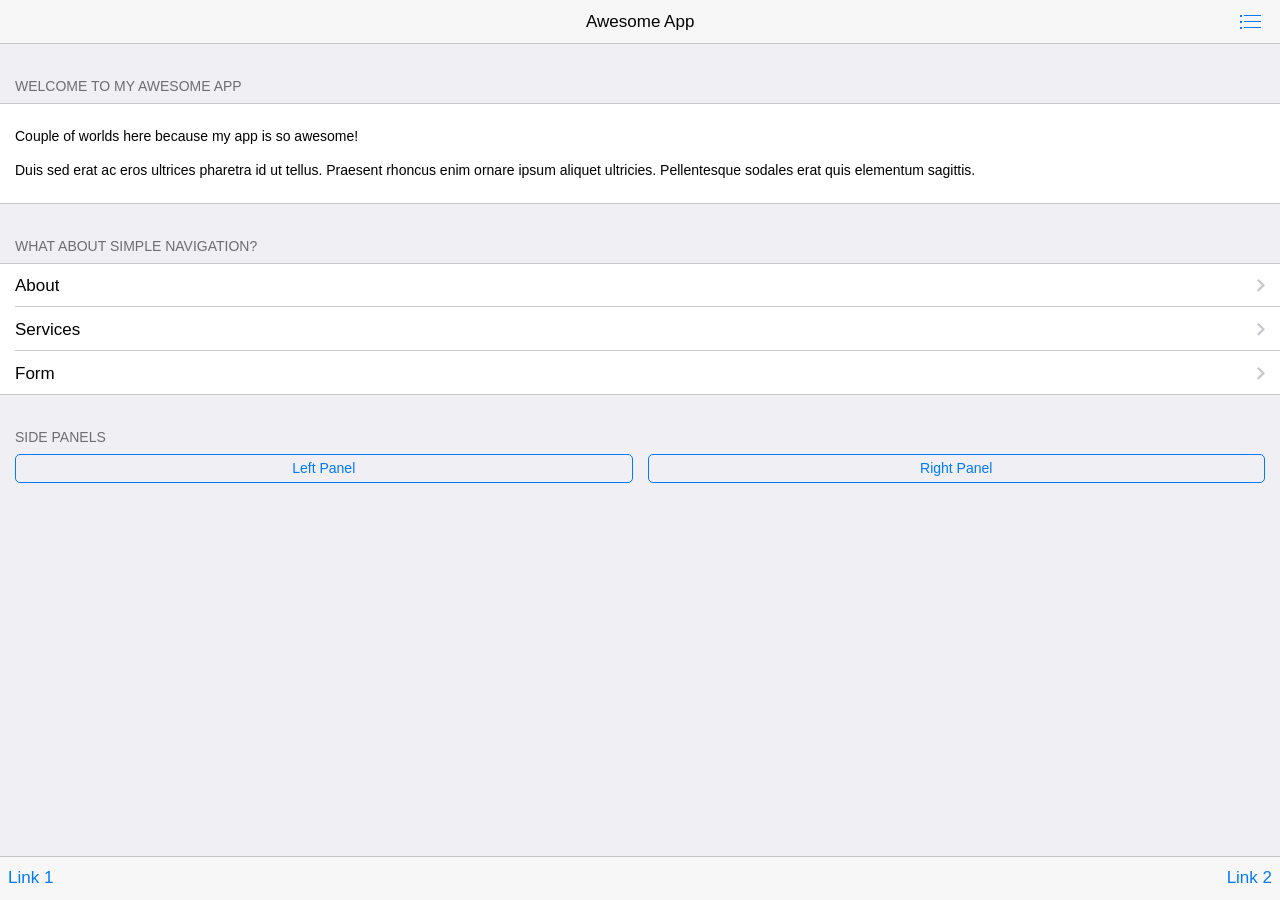
<file: bower_components/framework7/dist/index.html>
<!DOCTYPE html>
<html>
  <head>
    <meta charset="utf-8">
    <meta name="viewport" content="width=device-width, initial-scale=1, maximum-scale=1, minimum-scale=1, user-scalable=no, minimal-ui">
    <meta name="apple-mobile-web-app-capable" content="yes">
    <meta name="apple-mobile-web-app-status-bar-style" content="black">
    <title>My App</title>
    <!-- Path to Framework7 Library CSS-->
    <link rel="stylesheet" href="css/framework7.ios.min.css">
    <link rel="stylesheet" href="css/framework7.ios.colors.min.css">
    <!-- Path to your custom app styles-->
    <link rel="stylesheet" href="css/my-app.css">
  </head>
  <body>
    <!-- Status bar overlay for fullscreen mode-->
    <div class="statusbar-overlay"></div>
    <!-- Panels overlay-->
    <div class="panel-overlay"></div>
    <!-- Left panel with reveal effect-->
    <div class="panel panel-left panel-reveal">
      <div class="content-block">
        <p>Left panel content goes here</p>
      </div>
    </div>
    <!-- Right panel with cover effect-->
    <div class="panel panel-right panel-cover">
      <div class="content-block">
        <p>Right panel content goes here</p>
      </div>
    </div>
    <!-- Views-->
    <div class="views">
      <!-- Your main view, should have "view-main" class-->
      <div class="view view-main">
        <!-- Top Navbar-->
        <div class="navbar">
          <div class="navbar-inner">
            <!-- We have home navbar without left link-->
            <div class="center sliding">Awesome App</div>
            <div class="right">
              <!-- Right link contains only icon - additional "icon-only" class--><a href="#" class="link icon-only open-panel"> <i class="icon icon-bars"></i></a>
            </div>
          </div>
        </div>
        <!-- Pages, because we need fixed-through navbar and toolbar, it has additional appropriate classes-->
        <div class="pages navbar-through toolbar-through">
          <!-- Page, data-page contains page name-->
          <div data-page="index" class="page">
            <!-- Scrollable page content-->
            <div class="page-content">
              <div class="content-block-title">Welcome To My Awesome App</div>
              <div class="content-block">
                <div class="content-block-inner">
                  <p>Couple of worlds here because my app is so awesome!</p>
                  <p>Duis sed erat ac eros ultrices pharetra id ut tellus. Praesent rhoncus enim ornare ipsum aliquet ultricies. Pellentesque sodales erat quis elementum sagittis.</p>
                </div>
              </div>
              <div class="content-block-title">What about simple navigation?</div>
              <div class="list-block">
                <ul>
                  <li><a href="about.html" class="item-link">
                      <div class="item-content">
                        <div class="item-inner"> 
                          <div class="item-title">About</div>
                        </div>
                      </div></a></li>
                  <li><a href="services.html" class="item-link">
                      <div class="item-content"> 
                        <div class="item-inner">
                          <div class="item-title">Services</div>
                        </div>
                      </div></a></li>
                  <li><a href="form.html" class="item-link">
                      <div class="item-content"> 
                        <div class="item-inner">
                          <div class="item-title">Form</div>
                        </div>
                      </div></a></li>
                </ul>
              </div>
              <div class="content-block-title">Side panels</div>
              <div class="content-block">
                <div class="row">
                  <div class="col-50"><a href="#" data-panel="left" class="button open-panel">Left Panel</a></div>
                  <div class="col-50"><a href="#" data-panel="right" class="button open-panel">Right Panel</a></div>
                </div>
              </div>
            </div>
          </div>
        </div>
        <!-- Bottom Toolbar-->
        <div class="toolbar">
          <div class="toolbar-inner"><a href="#" class="link">Link 1</a><a href="#" class="link">Link 2</a></div>
        </div>
      </div>
    </div>
    <!-- Path to Framework7 Library JS-->
    <script type="text/javascript" src="js/framework7.min.js"></script>
    <!-- Path to your app js-->
    <script type="text/javascript" src="js/my-app.js"></script>
  </body>
</html>
</file>
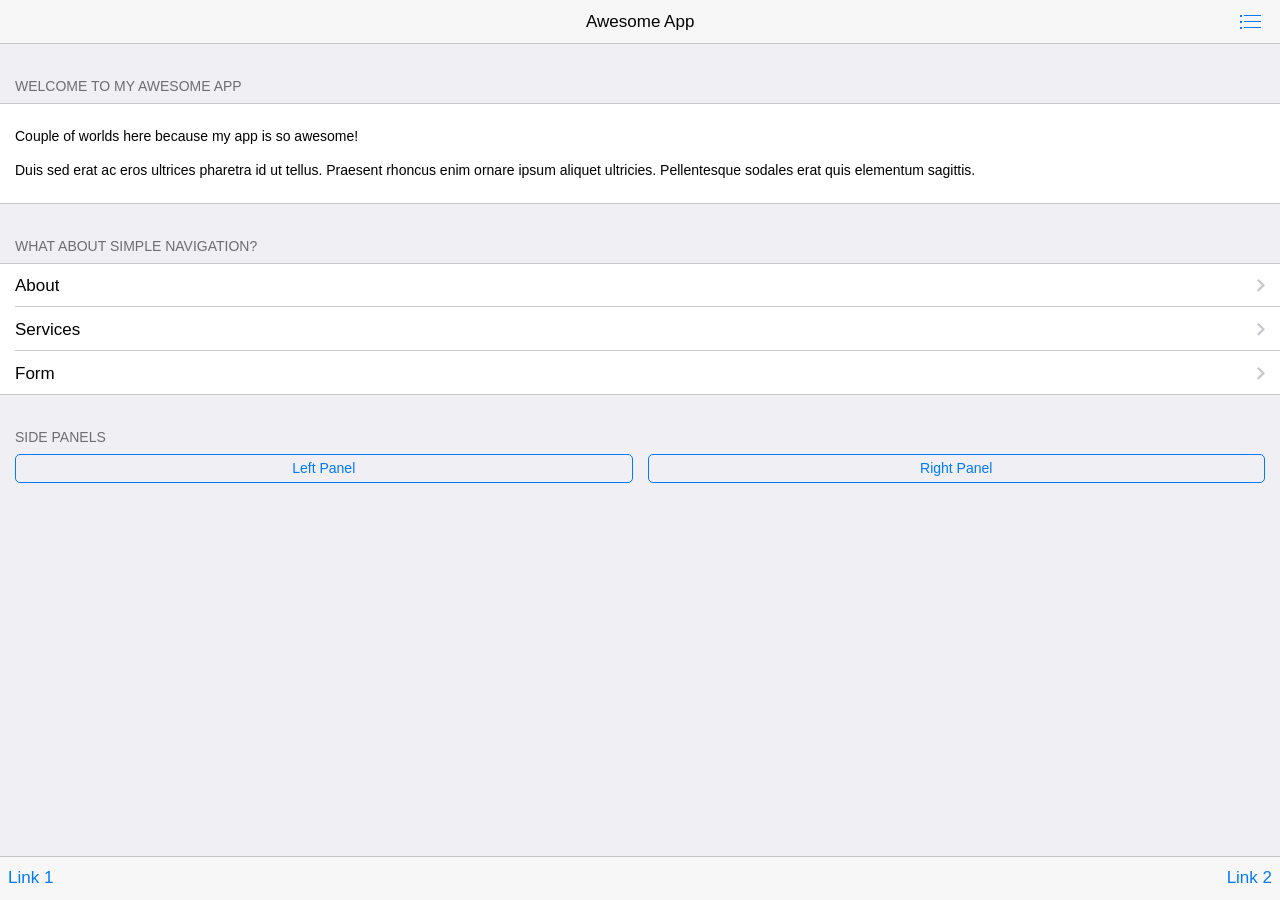
<file: bower_components/framework7/examples/inline-pages/index.html>
<!DOCTYPE html>
<html>
  <head>
    <meta charset="utf-8">
    <meta name="viewport" content="width=device-width, initial-scale=1, maximum-scale=1, minimum-scale=1, user-scalable=no, minimal-ui">
    <meta name="apple-mobile-web-app-capable" content="yes">
    <meta name="apple-mobile-web-app-status-bar-style" content="black">
    <title>My App</title>
    <!-- Path to Framework7 Library CSS-->
    <link rel="stylesheet" href="../../dist/css/framework7.ios.min.css">
    <!-- Path to your custom app styles-->
    <link rel="stylesheet" href="css/my-app.css">
  </head>
  <body>
    <!-- Status bar overlay for fullscreen mode-->
    <div class="statusbar-overlay"></div>
    <!-- Panels overlay-->
    <div class="panel-overlay"></div>
    <!-- Left panel with reveal effect-->
    <div class="panel panel-left panel-reveal">
      <div class="content-block">
        <p>Left panel content goes here</p>
      </div>
    </div>
    <!-- Right panel with cover effect-->
    <div class="panel panel-right panel-cover">
      <div class="content-block">
        <p>Right panel content goes here</p>
      </div>
    </div>
    <!-- Views-->
    <div class="views">
      <!-- Your main view, should have "view-main" class-->
      <div class="view view-main">
        <!-- Top Navbar-->
        <div class="navbar">
          <!-- Navbar inner for Index page-->
          <div data-page="index" class="navbar-inner">
            <!-- We have home navbar without left link-->
            <div class="center sliding">Awesome App</div>
            <div class="right">
              <!-- Right link contains only icon - additional "icon-only" class--><a href="#" class="link icon-only open-panel"> <i class="icon icon-bars"></i></a>
            </div>
          </div>
          <!-- Navbar inner for About page-->
          <div data-page="about" class="navbar-inner cached">
            <div class="left sliding"><a href="#" class="back link"> <i class="icon icon-back"></i><span>Back</span></a></div>
            <div class="center sliding">About Us</div>
          </div>
          <!-- Navbar inner for Services page-->
          <div data-page="services" class="navbar-inner cached">
            <div class="left sliding"><a href="#" class="back link"> <i class="icon icon-back"></i><span>Back</span></a></div>
            <div class="center sliding">Services</div>
          </div>
          <!-- Navbar inner for Form page-->
          <div data-page="form" class="navbar-inner cached">
            <div class="left sliding"><a href="#" class="back link"> <i class="icon icon-back"></i><span>Back</span></a></div>
            <div class="center sliding">Form</div>
          </div>
        </div>
        <!-- Pages, because we need fixed-through navbar and toolbar, it has additional appropriate classes-->
        <div class="pages navbar-through toolbar-through">
          <!-- Index Page-->
          <div data-page="index" class="page">
            <!-- Scrollable page content-->
            <div class="page-content">
              <div class="content-block-title">Welcome To My Awesome App</div>
              <div class="content-block">
                <div class="content-block-inner">
                  <p>Couple of worlds here because my app is so awesome!</p>
                  <p>Duis sed erat ac eros ultrices pharetra id ut tellus. Praesent rhoncus enim ornare ipsum aliquet ultricies. Pellentesque sodales erat quis elementum sagittis.</p>
                </div>
              </div>
              <div class="content-block-title">What about simple navigation?</div>
              <div class="list-block">
                <ul>
                  <li><a href="#about" class="item-link">
                      <div class="item-content">
                        <div class="item-inner"> 
                          <div class="item-title">About</div>
                        </div>
                      </div></a></li>
                  <li><a href="#services" class="item-link">
                      <div class="item-content"> 
                        <div class="item-inner">
                          <div class="item-title">Services</div>
                        </div>
                      </div></a></li>
                  <li><a href="#form" class="item-link">
                      <div class="item-content"> 
                        <div class="item-inner">
                          <div class="item-title">Form</div>
                        </div>
                      </div></a></li>
                </ul>
              </div>
              <div class="content-block-title">Side panels</div>
              <div class="content-block">
                <div class="row">
                  <div class="col-50"><a href="#" data-panel="left" class="button open-panel">Left Panel</a></div>
                  <div class="col-50"><a href="#" data-panel="right" class="button open-panel">Right Panel</a></div>
                </div>
              </div>
            </div>
          </div>
          <!-- About Page-->
          <div data-page="about" class="page cached">
            <div class="page-content">
              <div class="content-block">
                <p>You may go <a href="#" class="back">back</a> or load <a href="#services">Services</a> page.</p>
                <p>Lorem ipsum dolor sit amet, consectetur adipiscing elit. Nulla vel commodo massa, eu adipiscing mi. Class aptent taciti sociosqu ad litora torquent per conubia nostra, per inceptos himenaeos. Phasellus ultricies dictum neque, non varius tortor fermentum at. Curabitur auctor cursus imperdiet. Nam molestie nisi nec est lacinia volutpat in a purus. Maecenas consectetur condimentum viverra. Donec ultricies nec sem vel condimentum. Phasellus eu tincidunt enim, sit amet convallis orci. Vestibulum quis fringilla dolor.    </p>
                <p>Mauris commodo lacus at nisl lacinia, nec facilisis erat rhoncus. Sed eget pharetra nunc. Aenean vitae vehicula massa, sed sagittis ante. Quisque luctus nec velit dictum convallis. Nulla facilisi. Ut sed erat nisi. Donec non dolor massa. Mauris malesuada dolor velit, in suscipit leo consectetur vitae. Duis tempus ligula non eros pretium condimentum. Cras sed dolor odio.</p>
                <p>Suspendisse commodo adipiscing urna, a aliquet sem egestas in. Sed tincidunt dui a magna facilisis bibendum. Nunc euismod consectetur lorem vitae molestie. Proin mattis tellus libero, non hendrerit neque eleifend ac. Pellentesque interdum velit at lacus consectetur scelerisque et id dui. Praesent non fringilla dui, a elementum purus. Proin vitae lacus libero. Nunc eget lectus non mi iaculis interdum vel a velit. Nullam tincidunt purus id lacus ornare, at elementum turpis euismod. Cras mauris enim, congue eu nisl sit amet, pulvinar semper erat. Suspendisse sed mauris diam.</p>
                <p>Nam eu mauris leo. Pellentesque aliquam vehicula est, sed lobortis tellus malesuada facilisis. Fusce at hendrerit ligula. Donec eu nibh convallis, pulvinar enim quis, lacinia diam. Ut semper ac magna nec ornare. Integer placerat justo sed nunc suscipit facilisis. Vestibulum ac tincidunt augue. Duis eu aliquet mauris, vel luctus mauris. Nulla non augue nec diam pharetra posuere at in mauris.</p>
              </div>
            </div>
          </div>
          <!-- Services Page-->
          <div data-page="services" class="page cached">
            <div class="page-content">
              <div class="content-block">
                <p>You may go <a href="#" class="back">back</a> or load <a href="#about">About</a> page.</p>
                <p>Lorem ipsum dolor sit amet, consectetur adipiscing elit. Nulla vel commodo massa, eu adipiscing mi. Class aptent taciti sociosqu ad litora torquent per conubia nostra, per inceptos himenaeos. Phasellus ultricies dictum neque, non varius tortor fermentum at. Curabitur auctor cursus imperdiet. Nam molestie nisi nec est lacinia volutpat in a purus. Maecenas consectetur condimentum viverra. Donec ultricies nec sem vel condimentum. Phasellus eu tincidunt enim, sit amet convallis orci. Vestibulum quis fringilla dolor.    </p>
                <p>Mauris commodo lacus at nisl lacinia, nec facilisis erat rhoncus. Sed eget pharetra nunc. Aenean vitae vehicula massa, sed sagittis ante. Quisque luctus nec velit dictum convallis. Nulla facilisi. Ut sed erat nisi. Donec non dolor massa. Mauris malesuada dolor velit, in suscipit leo consectetur vitae. Duis tempus ligula non eros pretium condimentum. Cras sed dolor odio.</p>
                <p>Suspendisse commodo adipiscing urna, a aliquet sem egestas in. Sed tincidunt dui a magna facilisis bibendum. Nunc euismod consectetur lorem vitae molestie. Proin mattis tellus libero, non hendrerit neque eleifend ac. Pellentesque interdum velit at lacus consectetur scelerisque et id dui. Praesent non fringilla dui, a elementum purus. Proin vitae lacus libero. Nunc eget lectus non mi iaculis interdum vel a velit. Nullam tincidunt purus id lacus ornare, at elementum turpis euismod. Cras mauris enim, congue eu nisl sit amet, pulvinar semper erat. Suspendisse sed mauris diam.</p>
                <p>Nam eu mauris leo. Pellentesque aliquam vehicula est, sed lobortis tellus malesuada facilisis. Fusce at hendrerit ligula. Donec eu nibh convallis, pulvinar enim quis, lacinia diam. Ut semper ac magna nec ornare. Integer placerat justo sed nunc suscipit facilisis. Vestibulum ac tincidunt augue. Duis eu aliquet mauris, vel luctus mauris. Nulla non augue nec diam pharetra posuere at in mauris.     </p>
              </div>
            </div>
          </div>
          <!-- Form Page-->
          <div data-page="form" class="page cached">
            <div class="page-content">
              <div class="content-block-title">Form Example</div>
              <div class="list-block">
                <ul>
                  <li>
                    <div class="item-content">
                      <div class="item-media"><i class="icon icon-form-name"></i></div>
                      <div class="item-inner"> 
                        <div class="item-title label">Name</div>
                        <div class="item-input">
                          <input type="text" placeholder="Your name">
                        </div>
                      </div>
                    </div>
                  </li>
                  <li>
                    <div class="item-content">
                      <div class="item-media"><i class="icon icon-form-email"></i></div>
                      <div class="item-inner"> 
                        <div class="item-title label">E-mail</div>
                        <div class="item-input">
                          <input type="email" placeholder="E-mail">
                        </div>
                      </div>
                    </div>
                  </li>
                  <li>
                    <div class="item-content">
                      <div class="item-media"><i class="icon icon-form-url"></i></div>
                      <div class="item-inner"> 
                        <div class="item-title label">URL</div>
                        <div class="item-input">
                          <input type="url" placeholder="URL">
                        </div>
                      </div>
                    </div>
                  </li>
                  <li>
                    <div class="item-content">
                      <div class="item-media"><i class="icon icon-form-password"></i></div>
                      <div class="item-inner"> 
                        <div class="item-title label">Password</div>
                        <div class="item-input">
                          <input type="password" placeholder="Password">
                        </div>
                      </div>
                    </div>
                  </li>
                  <li>
                    <div class="item-content">
                      <div class="item-media"><i class="icon icon-form-tel"></i></div>
                      <div class="item-inner"> 
                        <div class="item-title label">Phone</div>
                        <div class="item-input">
                          <input type="tel" placeholder="Phone">
                        </div>
                      </div>
                    </div>
                  </li>
                  <li>
                    <div class="item-content">
                      <div class="item-media"><i class="icon icon-form-gender"></i></div>
                      <div class="item-inner"> 
                        <div class="item-title label">Gender</div>
                        <div class="item-input">
                          <select>
                            <option>Male</option>
                            <option>Female</option>
                          </select>
                        </div>
                      </div>
                    </div>
                  </li>
                  <li>
                    <div class="item-content">
                      <div class="item-media"><i class="icon icon-form-calendar"></i></div>
                      <div class="item-inner"> 
                        <div class="item-title label">Birth date</div>
                        <div class="item-input">
                          <input type="date" placeholder="Birth day" value="2014-04-30">
                        </div>
                      </div>
                    </div>
                  </li>
                  <li>
                    <div class="item-content">
                      <div class="item-media"><i class="icon icon-form-toggle"></i></div>
                      <div class="item-inner"> 
                        <div class="item-title label">Switch</div>
                        <div class="item-input">
                          <label class="label-switch">
                            <input type="checkbox">
                            <div class="checkbox"></div>
                          </label>
                        </div>
                      </div>
                    </div>
                  </li>
                  <li>
                    <div class="item-content">
                      <div class="item-media"><i class="icon icon-form-settings"></i></div>
                      <div class="item-inner">
                        <div class="item-title label">Slider</div>
                        <div class="item-input">
                          <div class="range-slider">
                            <input type="range" min="0" max="100" value="50" step="0.1">
                          </div>
                        </div>
                      </div>
                    </div>
                  </li>
                  <li class="align-top">
                    <div class="item-content">
                      <div class="item-media"><i class="icon icon-form-comment"></i></div>
                      <div class="item-inner"> 
                        <div class="item-title label">Textarea</div>
                        <div class="item-input">
                          <textarea></textarea>
                        </div>
                      </div>
                    </div>
                  </li>
                </ul>
              </div>
              <div class="content-block">
                <div class="row">
                  <div class="col-50"><a href="#" class="button button-big button-fill color-red">Cancel</a></div>
                  <div class="col-50">
                    <input type="submit" value="Submit" class="button button-big button-fill color-green">
                  </div>
                </div>
              </div>
              <div class="content-block-title">Checkbox group</div>
              <div class="list-block">
                <ul>
                  <li>
                    <label class="label-checkbox item-content">
                      <input type="checkbox" name="ks-checkbox" value="Books" checked>
                      <div class="item-media"><i class="icon icon-form-checkbox"></i></div>
                      <div class="item-inner">
                        <div class="item-title">Books</div>
                      </div>
                    </label>
                  </li>
                  <li>
                    <label class="label-checkbox item-content">
                      <input type="checkbox" name="ks-checkbox" value="Movies">
                      <div class="item-media"><i class="icon icon-form-checkbox"></i></div>
                      <div class="item-inner">
                        <div class="item-title">Movies</div>
                      </div>
                    </label>
                  </li>
                  <li>
                    <label class="label-checkbox item-content">
                      <input type="checkbox" name="ks-checkbox" value="Food">
                      <div class="item-media"><i class="icon icon-form-checkbox"></i></div>
                      <div class="item-inner">
                        <div class="item-title">Food</div>
                      </div>
                    </label>
                  </li>
                  <li>
                    <label class="label-checkbox item-content">
                      <input type="checkbox" name="ks-checkbox" value="Drinks">
                      <div class="item-media"><i class="icon icon-form-checkbox"></i></div>
                      <div class="item-inner">
                        <div class="item-title">Drinks</div>
                      </div>
                    </label>
                  </li>
                </ul>
              </div>
              <div class="content-block-title">Radio buttons group</div>
              <div class="list-block">
                <ul>
                  <li>
                    <label class="label-radio item-content">
                      <input type="radio" name="ks-radio" value="Books" checked>
                      <div class="item-inner">
                        <div class="item-title">Books</div>
                      </div>
                    </label>
                  </li>
                  <li>
                    <label class="label-radio item-content">
                      <input type="radio" name="ks-radio" value="Movies">
                      <div class="item-inner">
                        <div class="item-title">Movies</div>
                      </div>
                    </label>
                  </li>
                  <li>
                    <label class="label-radio item-content">
                      <input type="radio" name="ks-radio" value="Food">
                      <div class="item-inner">
                        <div class="item-title">Food</div>
                      </div>
                    </label>
                  </li>
                  <li>
                    <label class="label-radio item-content">
                      <input type="radio" name="ks-radio" value="Drinks">
                      <div class="item-inner">
                        <div class="item-title">Drinks</div>
                      </div>
                    </label>
                  </li>
                </ul>
              </div>
            </div>
          </div>
        </div>
        <!-- Bottom Toolbar-->
        <div class="toolbar">
          <div class="toolbar-inner"><a href="#" class="link">Link 1</a><a href="#" class="link">Link 2</a></div>
        </div>
      </div>
    </div>
    <!-- Path to Framework7 Library JS-->
    <script type="text/javascript" src="../../dist/js/framework7.min.js"></script>
    <!-- Path to your app js-->
    <script type="text/javascript" src="js/my-app.js"></script>
  </body>
</html>
</file>
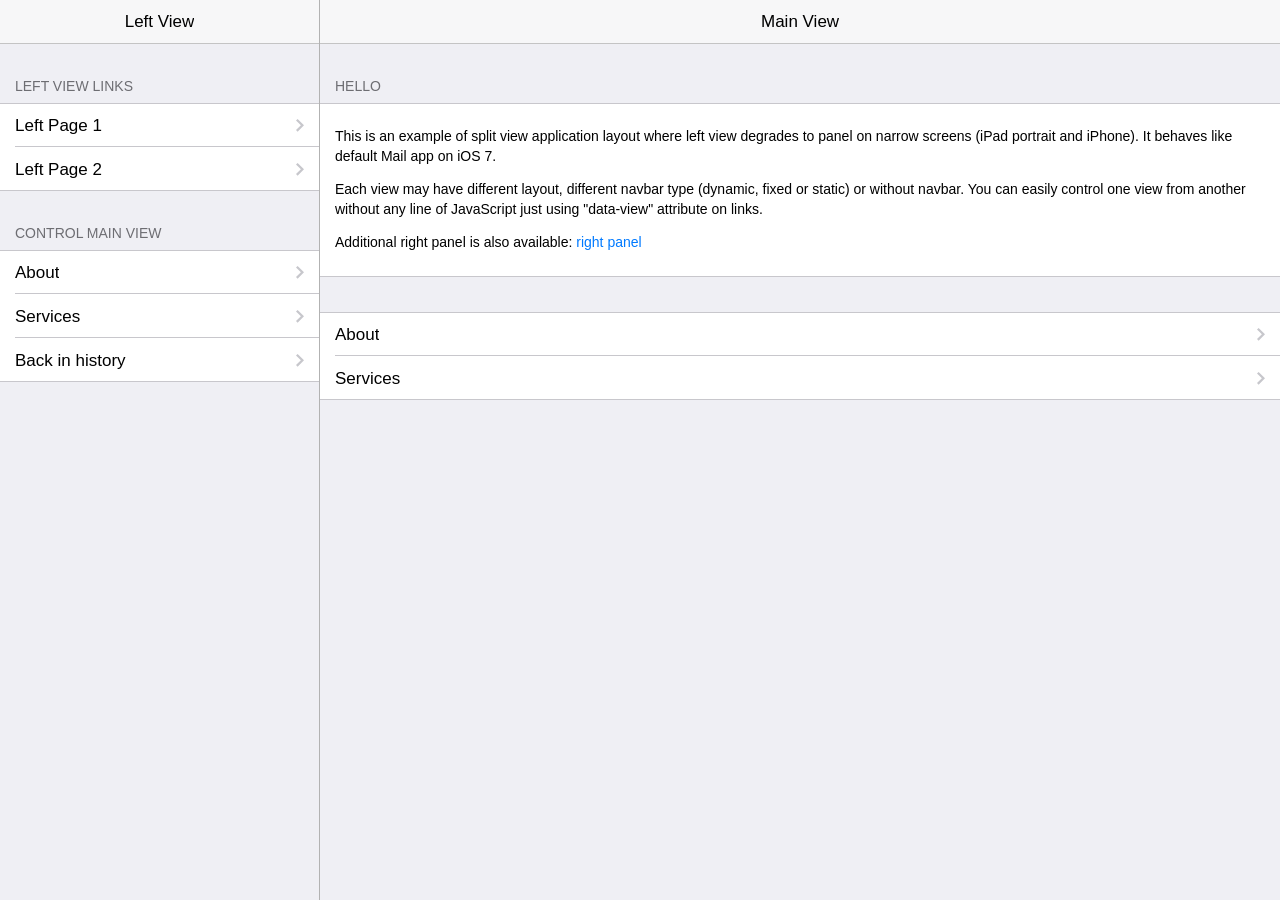
<file: bower_components/framework7/examples/split-view-panel/index.html>
<!DOCTYPE html>
<html>
  <head>
    <meta charset="utf-8">
    <meta name="viewport" content="width=device-width, initial-scale=1, maximum-scale=1, minimum-scale=1, user-scalable=no, minimal-ui">
    <meta name="apple-mobile-web-app-capable" content="yes">
    <meta name="apple-mobile-web-app-status-bar-style" content="black">
    <title>My App</title>
    <!-- Path to Framework7 Library CSS-->
    <link rel="stylesheet" href="../../dist/css/framework7.ios.min.css">
    <!-- Path to your custom app styles-->
    <link rel="stylesheet" href="css/my-app.css">
  </head>
  <body>
    <!-- Status bar overlay for fullscreen mode-->
    <div class="statusbar-overlay"></div>
    <!-- Panels overlay-->
    <div class="panel-overlay"></div>
    <!-- Left panel with reveal effect-->
    <div class="panel panel-left panel-cover">
      <!-- Left view-->
      <div class="view view-left navbar-through">
        <div class="navbar">
          <div class="navbar-inner">
            <div class="left"></div>
            <div class="center sliding">Left View</div>
            <div class="right"></div>
          </div>
        </div>
        <div class="pages">
          <div data-page="index-left" class="page">
            <div class="page-content">
              <div class="content-block-title">Left View Links</div>
              <div class="list-block">
                <ul>
                  <li><a href="left-page-1.html" class="item-link">
                      <div class="item-content">
                        <div class="item-inner">
                          <div class="item-title">Left Page 1</div>
                        </div>
                      </div></a></li>
                  <li><a href="left-page-2.html" class="item-link">
                      <div class="item-content">
                        <div class="item-inner">
                          <div class="item-title">Left Page 2</div>
                        </div>
                      </div></a></li>
                </ul>
              </div>
              <div class="content-block-title">Control Main View</div>
              <div class="list-block">
                <ul>
                  <li><a href="about.html" data-view=".view-main" class="item-link close-panel">
                      <div class="item-content">
                        <div class="item-inner">
                          <div class="item-title">About</div>
                        </div>
                      </div></a></li>
                  <li><a href="services.html" data-view=".view-main" class="item-link close-panel">
                      <div class="item-content">
                        <div class="item-inner">
                          <div class="item-title">Services</div>
                        </div>
                      </div></a></li>
                  <li><a href="#" data-view=".view-main" class="back item-link close-panel">
                      <div class="item-content">
                        <div class="item-inner">
                          <div class="item-title">Back in history</div>
                        </div>
                      </div></a></li>
                </ul>
              </div>
            </div>
          </div>
        </div>
      </div>
    </div>
    <!-- Right panel with cover effect-->
    <div class="panel panel-right panel-reveal">
      <div class="content-block">
        <p>Right panel content goes here</p>
      </div>
    </div>
    <!-- Views-->
    <div class="views">
      <!-- Right view, it is main view-->
      <div class="view view-main navbar-through">
        <div class="navbar">
          <div class="navbar-inner">
            <div class="center sliding">Main View</div>
            <div class="right"><a href="#" data-panel="left" class="link open-panel icon-only"><i class="icon icon-bars"></i></a></div>
          </div>
        </div>
        <!-- Pages-->
        <div class="pages">
          <!-- Page, data-page contains page name-->
          <div data-page="index-1" class="page">
            <!-- Scrollable page content-->
            <div class="page-content">
              <div class="content-block-title">Hello</div>
              <div class="content-block">
                <div class="content-block-inner">
                  <p>This is an example of split view application layout where left view degrades to panel on narrow screens (iPad portrait and iPhone). It behaves like default Mail app on iOS 7.</p>
                  <p>Each view may have different layout, different navbar type (dynamic, fixed or static) or without navbar. You can easily control one view from another without any line of JavaScript just using "data-view" attribute on links.</p>
                  <p>Additional right panel is also available: <a href="#" data-panel="right" class="open-panel">right panel</a></p>
                </div>
              </div>
              <div class="list-block">
                <ul>
                  <li><a href="about.html" class="item-link">
                      <div class="item-content">
                        <div class="item-inner">
                          <div class="item-title">About</div>
                        </div>
                      </div></a></li>
                  <li><a href="services.html" class="item-link">
                      <div class="item-content">
                        <div class="item-inner">
                          <div class="item-title">Services</div>
                        </div>
                      </div></a></li>
                </ul>
              </div>
            </div>
          </div>
        </div>
      </div>
    </div>
    <!-- Path to Framework7 Library JS-->
    <script type="text/javascript" src="../../dist/js/framework7.min.js"></script>
    <!-- Path to your app js-->
    <script type="text/javascript" src="js/my-app.js"></script>
  </body>
</html>
</file>
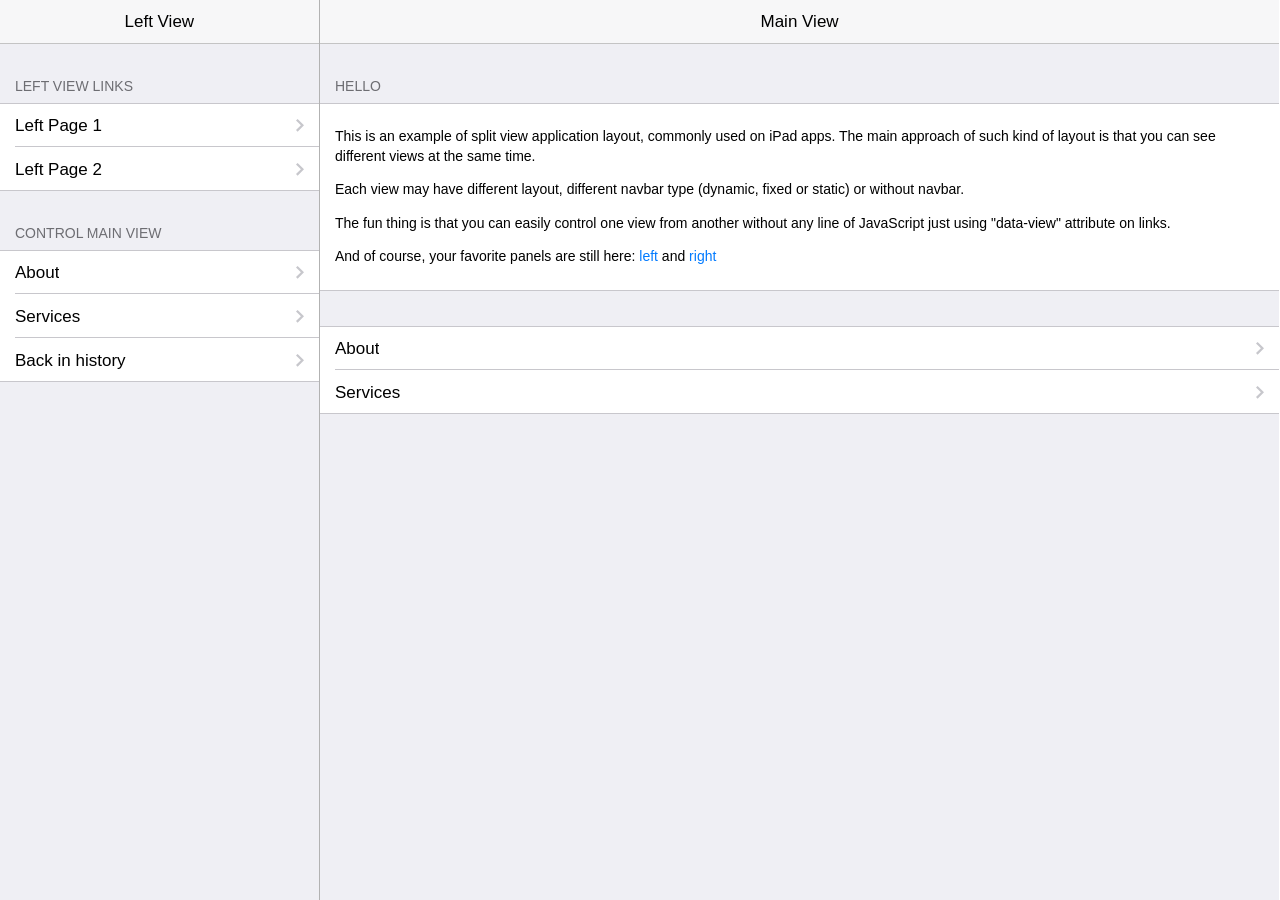
<file: bower_components/framework7/examples/split-view/index.html>
<!DOCTYPE html>
<html>
  <head>
    <meta charset="utf-8">
    <meta name="viewport" content="width=device-width, initial-scale=1, maximum-scale=1, minimum-scale=1, user-scalable=no, minimal-ui">
    <meta name="apple-mobile-web-app-capable" content="yes">
    <meta name="apple-mobile-web-app-status-bar-style" content="black">
    <title>My App</title>
    <!-- Path to Framework7 Library CSS-->
    <link rel="stylesheet" href="../../dist/css/framework7.ios.min.css">
    <!-- Path to your custom app styles-->
    <link rel="stylesheet" href="css/my-app.css">
  </head>
  <body>
    <!-- Status bar overlay for fullscreen mode-->
    <div class="statusbar-overlay"></div>
    <!-- Panels overlay-->
    <div class="panel-overlay"></div>
    <!-- Left panel with reveal effect-->
    <div class="panel panel-left panel-reveal">
      <div class="content-block">
        <p>Left panel content goes here</p>
      </div>
    </div>
    <!-- Right panel with cover effect-->
    <div class="panel panel-right panel-cover">
      <div class="content-block">
        <p>Right panel content goes here</p>
      </div>
    </div>
    <!-- Views-->
    <div class="views">
      <!-- Left view-->
      <div class="view view-left navbar-through">
        <div class="navbar">
          <div class="navbar-inner">
            <div class="center sliding">Left View</div>
          </div>
        </div>
        <div class="pages">
          <div data-page="index-left" class="page">
            <div class="page-content">
              <div class="content-block-title">Left View Links</div>
              <div class="list-block">
                <ul>
                  <li><a href="left-page-1.html" class="item-link">
                      <div class="item-content">
                        <div class="item-inner">
                          <div class="item-title">Left Page 1</div>
                        </div>
                      </div></a></li>
                  <li><a href="left-page-2.html" class="item-link">
                      <div class="item-content">
                        <div class="item-inner">
                          <div class="item-title">Left Page 2</div>
                        </div>
                      </div></a></li>
                </ul>
              </div>
              <div class="content-block-title">Control Main View</div>
              <div class="list-block">
                <ul>
                  <li><a href="about.html" data-view=".view-main" class="item-link">
                      <div class="item-content">
                        <div class="item-inner">
                          <div class="item-title">About</div>
                        </div>
                      </div></a></li>
                  <li><a href="services.html" data-view=".view-main" class="item-link">
                      <div class="item-content">
                        <div class="item-inner">
                          <div class="item-title">Services</div>
                        </div>
                      </div></a></li>
                  <li><a href="#" data-view=".view-main" class="back item-link">
                      <div class="item-content">
                        <div class="item-inner">
                          <div class="item-title">Back in history</div>
                        </div>
                      </div></a></li>
                </ul>
              </div>
            </div>
          </div>
        </div>
      </div>
      <!-- Right view, it is main view-->
      <div class="view view-main navbar-through">
        <div class="navbar">
          <div class="navbar-inner">
            <div class="center sliding">Main View</div>
          </div>
        </div>
        <!-- Pages-->
        <div class="pages">
          <!-- Page, data-page contains page name-->
          <div data-page="index-1" class="page">
            <!-- Scrollable page content-->
            <div class="page-content">
              <div class="content-block-title">Hello</div>
              <div class="content-block">
                <div class="content-block-inner">
                  <p>This is an example of split view application layout, commonly used on iPad apps. The main approach of such kind of layout is that you can see different views at the same time.</p>
                  <p>Each view may have different layout, different navbar type (dynamic, fixed or static) or without navbar.</p>
                  <p>The fun thing is that you can easily control one view from another without any line of JavaScript just using "data-view" attribute on links.</p>
                  <p>And of course, your favorite panels are still here: <a href="#" class="open-panel">left</a> and  <a href="#" data-panel="right" class="open-panel">right</a></p>
                </div>
              </div>
              <div class="list-block">
                <ul>
                  <li><a href="about.html" class="item-link">
                      <div class="item-content">
                        <div class="item-inner">
                          <div class="item-title">About</div>
                        </div>
                      </div></a></li>
                  <li><a href="services.html" class="item-link">
                      <div class="item-content">
                        <div class="item-inner">
                          <div class="item-title">Services</div>
                        </div>
                      </div></a></li>
                </ul>
              </div>
            </div>
          </div>
        </div>
      </div>
    </div>
    <!-- Path to Framework7 Library JS-->
    <script type="text/javascript" src="../../dist/js/framework7.min.js"></script>
    <!-- Path to your app js-->
    <script type="text/javascript" src="js/my-app.js"></script>
  </body>
</html>
</file>
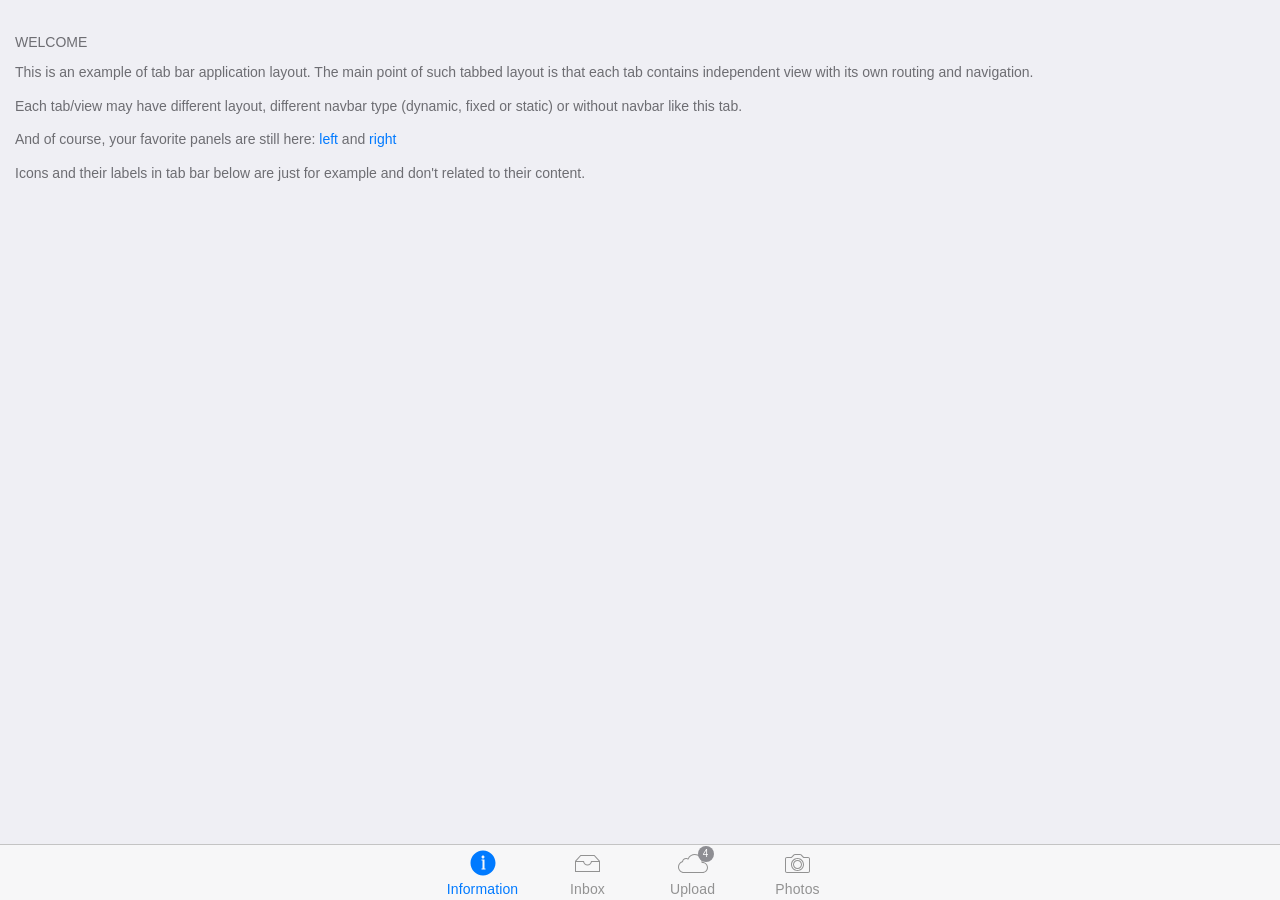
<file: bower_components/framework7/examples/tab-bar/index.html>
<!DOCTYPE html>
<html>
  <head>
    <meta charset="utf-8">
    <meta name="viewport" content="width=device-width, initial-scale=1, maximum-scale=1, minimum-scale=1, user-scalable=no, minimal-ui">
    <meta name="apple-mobile-web-app-capable" content="yes">
    <meta name="apple-mobile-web-app-status-bar-style" content="black">
    <title>My App</title>
    <!-- Path to Framework7 Library CSS-->
    <link rel="stylesheet" href="../../dist/css/framework7.ios.min.css">
    <!-- Path to your custom app styles-->
    <link rel="stylesheet" href="css/my-app.css">
  </head>
  <body>
    <!-- Status bar overlay for fullscreen mode-->
    <div class="statusbar-overlay"></div>
    <!-- Panels overlay-->
    <div class="panel-overlay"></div>
    <!-- Left panel with reveal effect-->
    <div class="panel panel-left panel-reveal">
      <div class="content-block">
        <p>Left panel content goes here</p>
      </div>
    </div>
    <!-- Right panel with cover effect-->
    <div class="panel panel-right panel-cover">
      <div class="content-block">
        <p>Right panel content goes here</p>
      </div>
    </div>
    <!-- Views, and they are tabs-->
    <!-- We need to set "toolbar-through" class on it to keep space for our tab bar-->
    <div class="views tabs toolbar-through">
      <!-- Your first view, it is also a .tab and should have "active" class to make it visible by default-->
      <div id="view-1" class="view view-main tab active">
        <!-- Pages-->
        <div class="pages">
          <!-- Page, data-page contains page name-->
          <div data-page="index-1" class="page">
            <!-- Scrollable page content-->
            <div class="page-content">
              <div class="content-block-title">Welcome</div>
              <div class="content-block">
                <p>This is an example of tab bar application layout. The main point of such tabbed layout is that each tab contains independent view with its own routing and navigation.</p>
                <p>Each tab/view may have different layout, different navbar type (dynamic, fixed or static) or without navbar like this tab.</p>
                <p>And of course, your favorite panels are still here: <a href="#" class="open-panel">left</a> and  <a href="#" data-panel="right" class="open-panel">right</a></p>
                <p>Icons and their labels in tab bar below are just for example and don't related to their content.</p>
              </div>
            </div>
          </div>
        </div>
      </div>
      <!-- Second view (for second wrap)-->
      <div id="view-2" class="view tab">
        <!-- We can make with view with navigation, let's add Top Navbar-->
        <div class="navbar">
          <div class="navbar-inner">
            <div class="center sliding">Second View</div>
          </div>
        </div>
        <div class="pages navbar-through">
          <div data-page="index-2" class="page">
            <div class="page-content">
              <div class="content-block">
                <p>This is a second view. Lets, for example, have here some internal pages with navbar navigation</p>
              </div>
              <div class="list-block">
                <ul>
                  <li><a href="about.html" class="item-link">
                      <div class="item-content">
                        <div class="item-inner"> 
                          <div class="item-title">About Us</div>
                        </div>
                      </div></a></li>
                  <li><a href="services.html" class="item-link">
                      <div class="item-content"> 
                        <div class="item-inner">
                          <div class="item-title">Services</div>
                        </div>
                      </div></a></li>
                </ul>
              </div>
            </div>
          </div>
        </div>
      </div>
      <div id="view-3" class="view tab">
        <div class="pages">
          <div data-page="index-3" class="page">
            <div class="page-content">
              <div class="content-block-title">Another plain static view</div>
              <div class="content-block">
                <p>Lorem ipsum dolor sit amet, consectetur adipiscing elit. Nulla vel commodo massa, eu adipiscing mi. Class aptent taciti sociosqu ad litora torquent per conubia nostra, per inceptos himenaeos. Phasellus ultricies dictum neque, non varius tortor fermentum at. Curabitur auctor cursus imperdiet. Nam molestie nisi nec est lacinia volutpat in a purus. Maecenas consectetur condimentum viverra. Donec ultricies nec sem vel condimentum. Phasellus eu tincidunt enim, sit amet convallis orci. Vestibulum quis fringilla dolor.    </p>
                <p>Mauris commodo lacus at nisl lacinia, nec facilisis erat rhoncus. Sed eget pharetra nunc. Aenean vitae vehicula massa, sed sagittis ante. Quisque luctus nec velit dictum convallis. Nulla facilisi. Ut sed erat nisi. Donec non dolor massa. Mauris malesuada dolor velit, in suscipit leo consectetur vitae. Duis tempus ligula non eros pretium condimentum. Cras sed dolor odio.</p>
                <p>Lorem ipsum dolor sit amet, consectetur adipiscing elit. Nulla vel commodo massa, eu adipiscing mi. Class aptent taciti sociosqu ad litora torquent per conubia nostra, per inceptos himenaeos. Phasellus ultricies dictum neque, non varius tortor fermentum at. Curabitur auctor cursus imperdiet. Nam molestie nisi nec est lacinia volutpat in a purus. Maecenas consectetur condimentum viverra. Donec ultricies nec sem vel condimentum. Phasellus eu tincidunt enim, sit amet convallis orci. Vestibulum quis fringilla dolor.    </p>
              </div>
            </div>
          </div>
        </div>
      </div>
      <div id="view-4" class="view tab">
        <div class="pages navbar-fixed">
          <div data-page="index-4" class="page">
            <div class="navbar">
              <div class="navbar-inner">
                <div class="center">Settings</div>
              </div>
            </div>
            <div class="page-content">
              <div class="list-block">
                <ul>
                  <li>
                    <div class="item-content">
                      <div class="item-media"><i class="icon icon-form-name"></i></div>
                      <div class="item-inner"> 
                        <div class="item-title label">Name</div>
                        <div class="item-input">
                          <input type="text" placeholder="Your name">
                        </div>
                      </div>
                    </div>
                  </li>
                  <li>
                    <div class="item-content">
                      <div class="item-media"><i class="icon icon-form-email"></i></div>
                      <div class="item-inner"> 
                        <div class="item-title label">E-mail</div>
                        <div class="item-input">
                          <input type="email" placeholder="E-mail">
                        </div>
                      </div>
                    </div>
                  </li>
                  <li>
                    <div class="item-content">
                      <div class="item-media"><i class="icon icon-form-url"></i></div>
                      <div class="item-inner"> 
                        <div class="item-title label">URL</div>
                        <div class="item-input">
                          <input type="url" placeholder="URL">
                        </div>
                      </div>
                    </div>
                  </li>
                  <li>
                    <div class="item-content">
                      <div class="item-media"><i class="icon icon-form-password"></i></div>
                      <div class="item-inner"> 
                        <div class="item-title label">Password</div>
                        <div class="item-input">
                          <input type="password" placeholder="Password">
                        </div>
                      </div>
                    </div>
                  </li>
                  <li>
                    <div class="item-content">
                      <div class="item-media"><i class="icon icon-form-tel"></i></div>
                      <div class="item-inner"> 
                        <div class="item-title label">Phone</div>
                        <div class="item-input">
                          <input type="tel" placeholder="Phone">
                        </div>
                      </div>
                    </div>
                  </li>
                  <li>
                    <div class="item-content">
                      <div class="item-media"><i class="icon icon-form-gender"></i></div>
                      <div class="item-inner"> 
                        <div class="item-title label">Gender</div>
                        <div class="item-input">
                          <select>
                            <option>Male</option>
                            <option>Female</option>
                          </select>
                        </div>
                      </div>
                    </div>
                  </li>
                  <li>
                    <div class="item-content">
                      <div class="item-media"><i class="icon icon-form-calendar"></i></div>
                      <div class="item-inner"> 
                        <div class="item-title label">Birth date</div>
                        <div class="item-input">
                          <input type="date" placeholder="Birth day" value="2014-04-30">
                        </div>
                      </div>
                    </div>
                  </li>
                  <li>
                    <div class="item-content">
                      <div class="item-media"><i class="icon icon-form-toggle"></i></div>
                      <div class="item-inner"> 
                        <div class="item-title label">Switch</div>
                        <div class="item-input">
                          <label class="label-switch">
                            <input type="checkbox">
                            <div class="checkbox"></div>
                          </label>
                        </div>
                      </div>
                    </div>
                  </li>
                  <li>
                    <div class="item-content">
                      <div class="item-media"><i class="icon icon-form-settings"></i></div>
                      <div class="item-inner">
                        <div class="item-title label">Slider</div>
                        <div class="item-input">
                          <div class="range-slider">
                            <input type="range" min="0" max="100" value="50" step="0.1">
                          </div>
                        </div>
                      </div>
                    </div>
                  </li>
                </ul>
              </div>
              <div class="content-block">
                <p>Mauris commodo lacus at nisl lacinia, nec facilisis erat rhoncus. Sed eget pharetra nunc. Aenean vitae vehicula massa, sed sagittis ante. Quisque luctus nec velit dictum convallis. Nulla facilisi. Ut sed erat nisi. Donec non dolor massa. Mauris malesuada dolor velit, in suscipit leo consectetur vitae. Duis tempus ligula non eros pretium condimentum. Cras sed dolor odio.</p>
              </div>
            </div>
          </div>
        </div>
      </div>
      <!-- Bottom Tabbar-->
      <div class="toolbar tabbar tabbar-labels">
        <div class="toolbar-inner"><a href="#view-1" class="tab-link active"> <i class="icon tabbar-demo-icon-1"></i><span class="tabbar-label">Information</span></a><a href="#view-2" class="tab-link"><i class="icon tabbar-demo-icon-2"></i><span class="tabbar-label">Inbox</span></a><a href="#view-3" class="tab-link"> <i class="icon tabbar-demo-icon-3"><span class="badge bg-red">4</span></i><span class="tabbar-label">Upload</span></a><a href="#view-4" class="tab-link"> <i class="icon tabbar-demo-icon-4"></i><span class="tabbar-label">Photos</span></a></div>
      </div>
    </div>
    <!-- Path to Framework7 Library JS-->
    <script type="text/javascript" src="../../dist/js/framework7.min.js"></script>
    <!-- Path to your app js-->
    <script type="text/javascript" src="js/my-app.js"></script>
  </body>
</html>
</file>
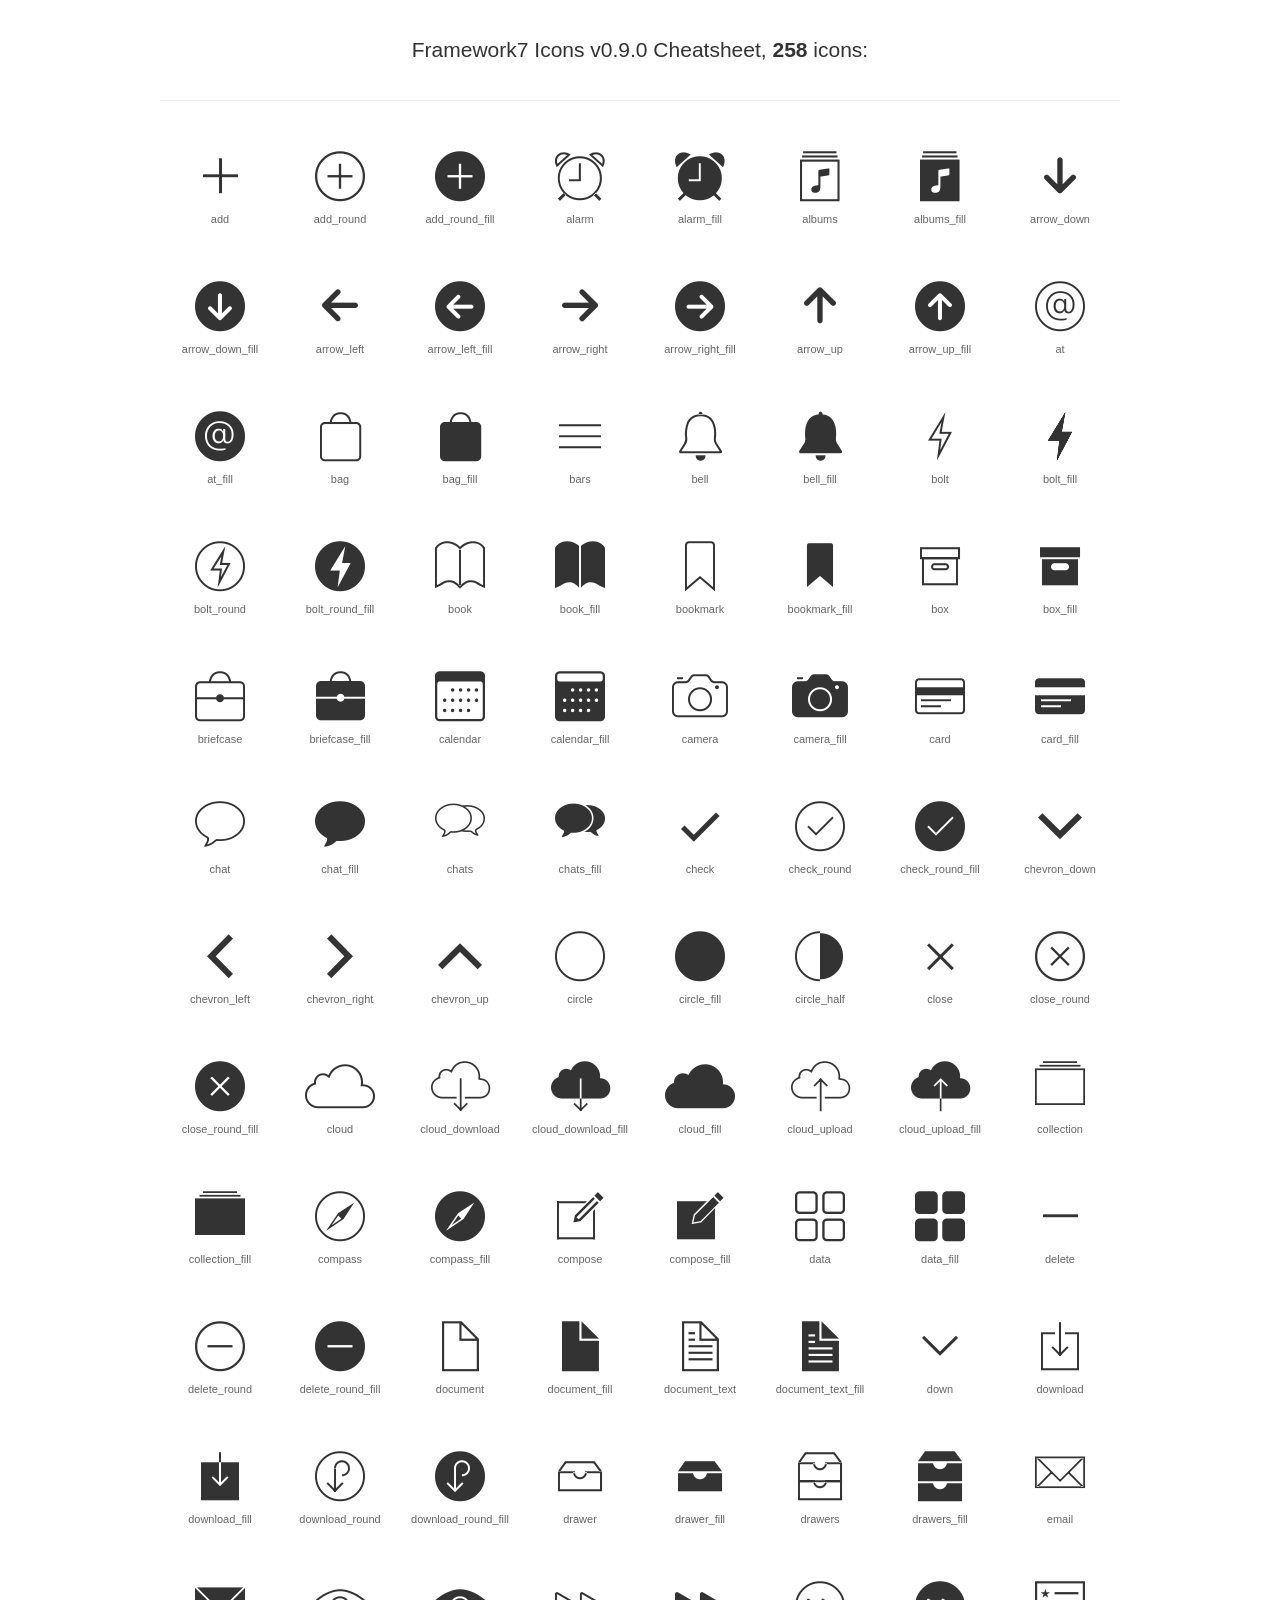
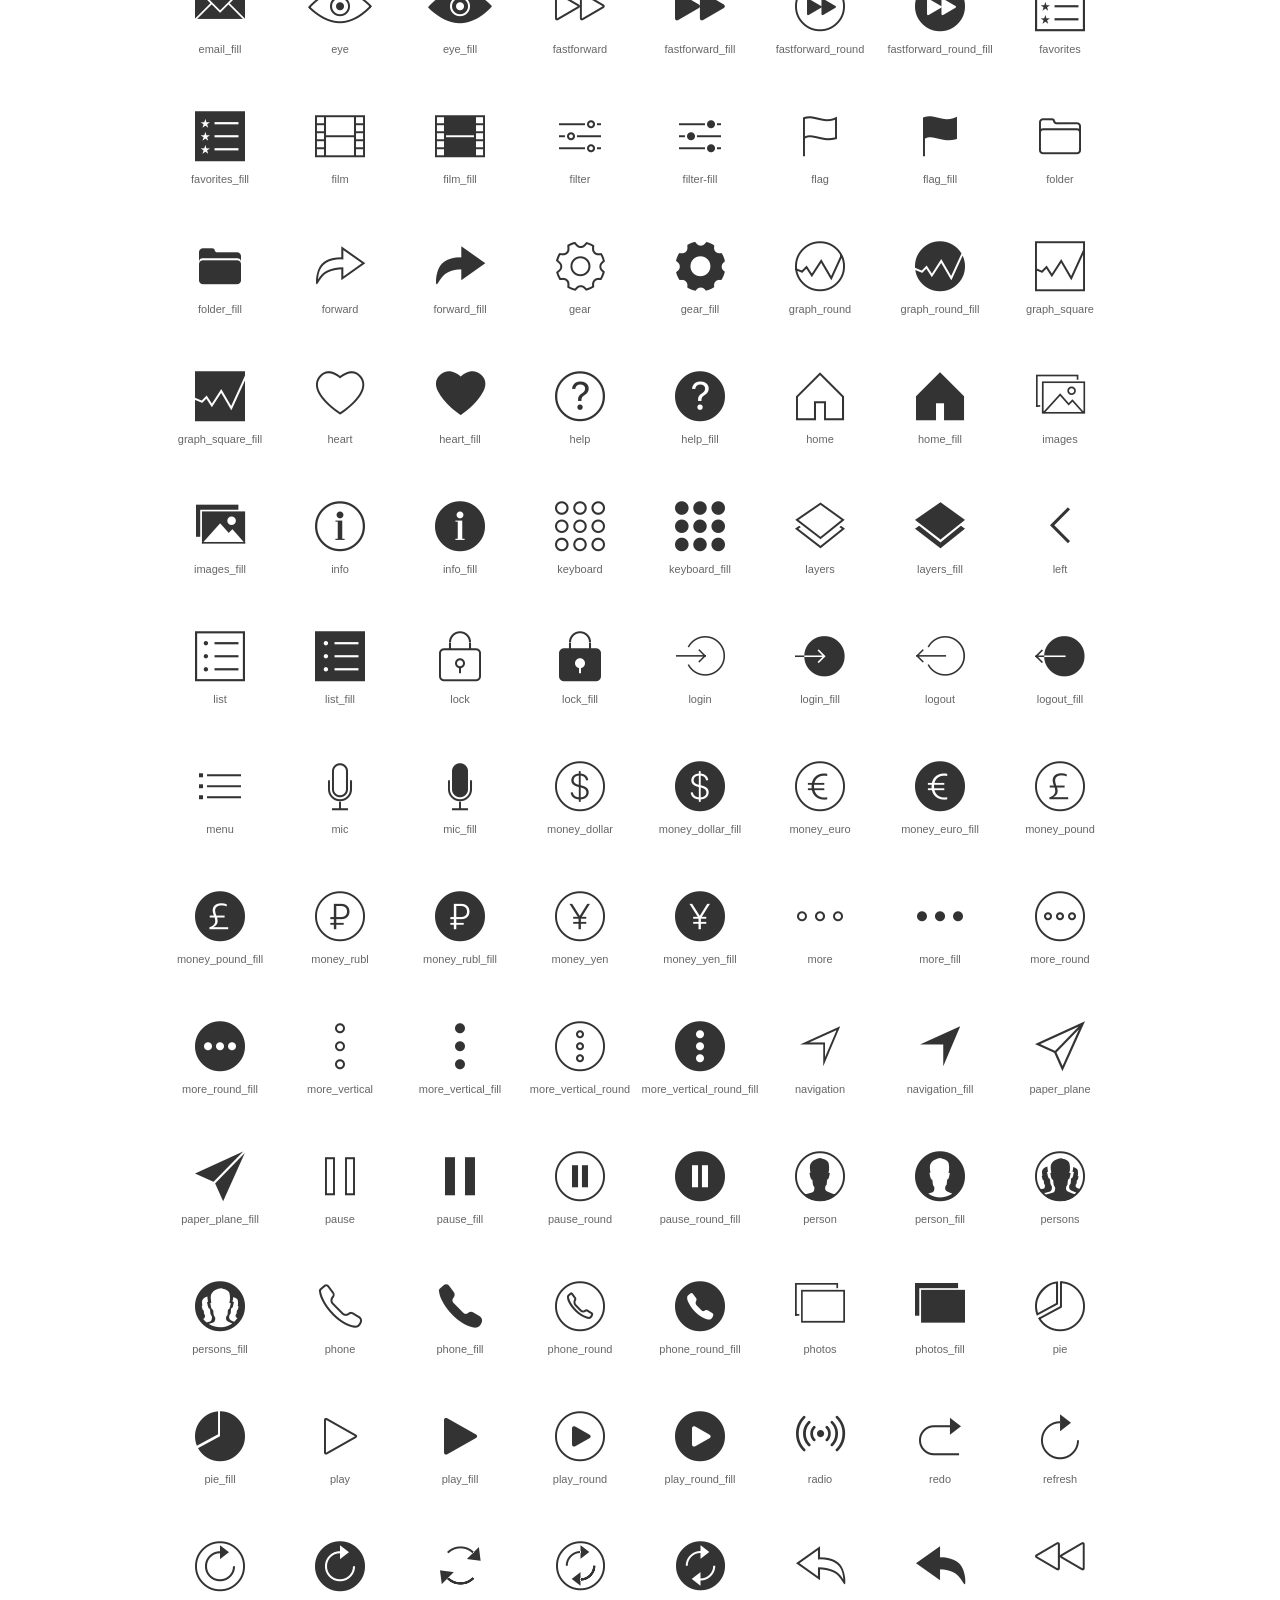
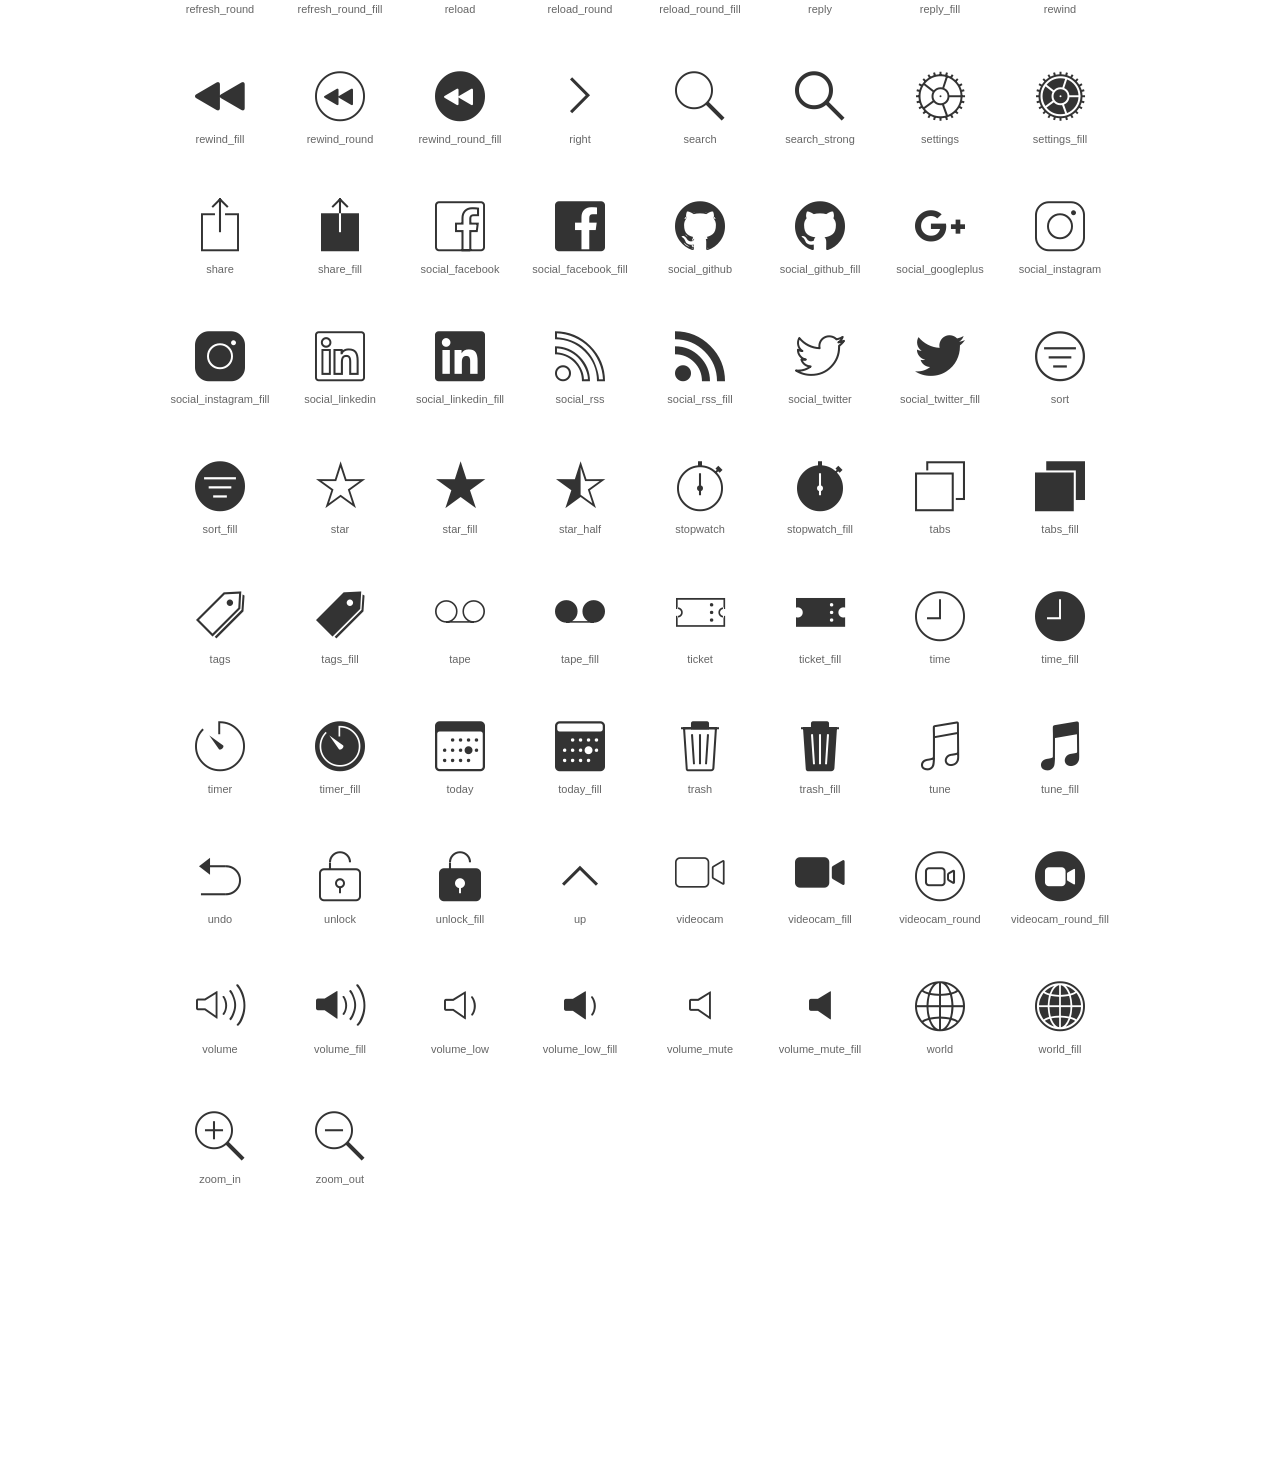
<file: bower_components/framework7-icons/cheatsheet.html>
<!DOCTYPE html>
<html>
<head>
  <title>Framework7 Icons v0.9.0 Cheatsheet</title>
  <link href="css/framework7-icons.css" rel="stylesheet" type="text/css" />
  <style>
    {
      -moz-box-sizing: border-box;
      -webkit-box-sizing: border-box;
      box-sizing: border-box;
      margin: 0;
      padding: 0;
      -webkit-touch-callout: none;
      -webkit-user-select: none;
      -khtml-user-select: none;
      -moz-user-select: none;
      -ms-user-select: none;
      user-select: none;
    }
    body {
      background: #fff;
      color: #333;
      font: 14px/1.5 "Helvetica Neue", Helvetica, Arial, sans-serif;
      margin: 0;
    }
    header {
      text-align: center;
      border-bottom: 1px solid #eee;
      margin-bottom: 20px;
      overflow: hidden;
      padding: 20px 0;
    }
    header h1 {
      font-size: 21px;
      font-weight: 400;
    }
    .center {
      margin-left: auto;
      margin-right: auto;
      max-width: 960px;
    }
    .icons {
      overflow: hidden;
    }
    .content .icon-cell .f7-icons {
      cursor: pointer;
    }
    .content {
      padding-bottom: 250px;
    }
    .icons .icon-cell {
      float: left;
      width: 12.5%;
      text-align: center;
      height: 100px;
      margin-top: 30px;
    }
    .icons .icon-name, .icons .icon-size {
      display: block;
      font-size: 11px;
      color: #666;
      margin-top: 10px;
    }
    .f7-icons.size-14 {
      font-size: 14px;
    }
    .f7-icons.size-16 {
      font-size: 16px;
    }
    .f7-icons.size-18 {
      font-size: 18px;
    }
    .f7-icons.size-22 {
      font-size: 22px;
    }
    .f7-icons.size-25 {
      font-size: 25px;
    }
    .f7-icons.size-29 {
      font-size: 29px;
    }
    .f7-icons.size-50 {
      font-size: 50px;
    }
    .f7-icons.size-100 {
      font-size: 100px;
    }
    .icon-preview {
      box-shadow: 0px -10px 20px rgba(0,0,0,0.3);
      background: #fff;
      position: fixed;
      bottom: 0;
      left: 50%;
      margin-left: -480px;
      z-index: 100;
      width: 960px;
      display: none;
    }
    @media (max-width: 960px) {
      .icon-preview {
        left: 0;
        width: 100%;
        margin-left: 0;
      }
    }
    .icon-preview .icons {
      font-size: 0;
      padding-bottom: 10px;
    }
    .icon-preview .icon-cell {
      float: none;
      display: inline-block;
      margin: 0;
      vertical-align: bottom;
      height: auto;
    }
    .icon-preview .icon-preview-name {
      font-size: 18px;
      padding: 10px;
      border-bottom: 1px solid #eee;
      margin-bottom: 10px;
    }
  </style>
</head>

<body>
  <div class="center">
    <header>
      <h1>Framework7 Icons v0.9.0 Cheatsheet, <b>258</b> icons:</h1>
    </header>
    <div class="content">
      <div class="icons">
        <div class="icon-cell">
  <i class="f7-icons size-50">add</i>
  <span class="icon-name">add</span>
</div>
<div class="icon-cell">
  <i class="f7-icons size-50">add_round</i>
  <span class="icon-name">add_round</span>
</div>
<div class="icon-cell">
  <i class="f7-icons size-50">add_round_fill</i>
  <span class="icon-name">add_round_fill</span>
</div>
<div class="icon-cell">
  <i class="f7-icons size-50">alarm</i>
  <span class="icon-name">alarm</span>
</div>
<div class="icon-cell">
  <i class="f7-icons size-50">alarm_fill</i>
  <span class="icon-name">alarm_fill</span>
</div>
<div class="icon-cell">
  <i class="f7-icons size-50">albums</i>
  <span class="icon-name">albums</span>
</div>
<div class="icon-cell">
  <i class="f7-icons size-50">albums_fill</i>
  <span class="icon-name">albums_fill</span>
</div>
<div class="icon-cell">
  <i class="f7-icons size-50">arrow_down</i>
  <span class="icon-name">arrow_down</span>
</div>
<div class="icon-cell">
  <i class="f7-icons size-50">arrow_down_fill</i>
  <span class="icon-name">arrow_down_fill</span>
</div>
<div class="icon-cell">
  <i class="f7-icons size-50">arrow_left</i>
  <span class="icon-name">arrow_left</span>
</div>
<div class="icon-cell">
  <i class="f7-icons size-50">arrow_left_fill</i>
  <span class="icon-name">arrow_left_fill</span>
</div>
<div class="icon-cell">
  <i class="f7-icons size-50">arrow_right</i>
  <span class="icon-name">arrow_right</span>
</div>
<div class="icon-cell">
  <i class="f7-icons size-50">arrow_right_fill</i>
  <span class="icon-name">arrow_right_fill</span>
</div>
<div class="icon-cell">
  <i class="f7-icons size-50">arrow_up</i>
  <span class="icon-name">arrow_up</span>
</div>
<div class="icon-cell">
  <i class="f7-icons size-50">arrow_up_fill</i>
  <span class="icon-name">arrow_up_fill</span>
</div>
<div class="icon-cell">
  <i class="f7-icons size-50">at</i>
  <span class="icon-name">at</span>
</div>
<div class="icon-cell">
  <i class="f7-icons size-50">at_fill</i>
  <span class="icon-name">at_fill</span>
</div>
<div class="icon-cell">
  <i class="f7-icons size-50">bag</i>
  <span class="icon-name">bag</span>
</div>
<div class="icon-cell">
  <i class="f7-icons size-50">bag_fill</i>
  <span class="icon-name">bag_fill</span>
</div>
<div class="icon-cell">
  <i class="f7-icons size-50">bars</i>
  <span class="icon-name">bars</span>
</div>
<div class="icon-cell">
  <i class="f7-icons size-50">bell</i>
  <span class="icon-name">bell</span>
</div>
<div class="icon-cell">
  <i class="f7-icons size-50">bell_fill</i>
  <span class="icon-name">bell_fill</span>
</div>
<div class="icon-cell">
  <i class="f7-icons size-50">bolt</i>
  <span class="icon-name">bolt</span>
</div>
<div class="icon-cell">
  <i class="f7-icons size-50">bolt_fill</i>
  <span class="icon-name">bolt_fill</span>
</div>
<div class="icon-cell">
  <i class="f7-icons size-50">bolt_round</i>
  <span class="icon-name">bolt_round</span>
</div>
<div class="icon-cell">
  <i class="f7-icons size-50">bolt_round_fill</i>
  <span class="icon-name">bolt_round_fill</span>
</div>
<div class="icon-cell">
  <i class="f7-icons size-50">book</i>
  <span class="icon-name">book</span>
</div>
<div class="icon-cell">
  <i class="f7-icons size-50">book_fill</i>
  <span class="icon-name">book_fill</span>
</div>
<div class="icon-cell">
  <i class="f7-icons size-50">bookmark</i>
  <span class="icon-name">bookmark</span>
</div>
<div class="icon-cell">
  <i class="f7-icons size-50">bookmark_fill</i>
  <span class="icon-name">bookmark_fill</span>
</div>
<div class="icon-cell">
  <i class="f7-icons size-50">box</i>
  <span class="icon-name">box</span>
</div>
<div class="icon-cell">
  <i class="f7-icons size-50">box_fill</i>
  <span class="icon-name">box_fill</span>
</div>
<div class="icon-cell">
  <i class="f7-icons size-50">briefcase</i>
  <span class="icon-name">briefcase</span>
</div>
<div class="icon-cell">
  <i class="f7-icons size-50">briefcase_fill</i>
  <span class="icon-name">briefcase_fill</span>
</div>
<div class="icon-cell">
  <i class="f7-icons size-50">calendar</i>
  <span class="icon-name">calendar</span>
</div>
<div class="icon-cell">
  <i class="f7-icons size-50">calendar_fill</i>
  <span class="icon-name">calendar_fill</span>
</div>
<div class="icon-cell">
  <i class="f7-icons size-50">camera</i>
  <span class="icon-name">camera</span>
</div>
<div class="icon-cell">
  <i class="f7-icons size-50">camera_fill</i>
  <span class="icon-name">camera_fill</span>
</div>
<div class="icon-cell">
  <i class="f7-icons size-50">card</i>
  <span class="icon-name">card</span>
</div>
<div class="icon-cell">
  <i class="f7-icons size-50">card_fill</i>
  <span class="icon-name">card_fill</span>
</div>
<div class="icon-cell">
  <i class="f7-icons size-50">chat</i>
  <span class="icon-name">chat</span>
</div>
<div class="icon-cell">
  <i class="f7-icons size-50">chat_fill</i>
  <span class="icon-name">chat_fill</span>
</div>
<div class="icon-cell">
  <i class="f7-icons size-50">chats</i>
  <span class="icon-name">chats</span>
</div>
<div class="icon-cell">
  <i class="f7-icons size-50">chats_fill</i>
  <span class="icon-name">chats_fill</span>
</div>
<div class="icon-cell">
  <i class="f7-icons size-50">check</i>
  <span class="icon-name">check</span>
</div>
<div class="icon-cell">
  <i class="f7-icons size-50">check_round</i>
  <span class="icon-name">check_round</span>
</div>
<div class="icon-cell">
  <i class="f7-icons size-50">check_round_fill</i>
  <span class="icon-name">check_round_fill</span>
</div>
<div class="icon-cell">
  <i class="f7-icons size-50">chevron_down</i>
  <span class="icon-name">chevron_down</span>
</div>
<div class="icon-cell">
  <i class="f7-icons size-50">chevron_left</i>
  <span class="icon-name">chevron_left</span>
</div>
<div class="icon-cell">
  <i class="f7-icons size-50">chevron_right</i>
  <span class="icon-name">chevron_right</span>
</div>
<div class="icon-cell">
  <i class="f7-icons size-50">chevron_up</i>
  <span class="icon-name">chevron_up</span>
</div>
<div class="icon-cell">
  <i class="f7-icons size-50">circle</i>
  <span class="icon-name">circle</span>
</div>
<div class="icon-cell">
  <i class="f7-icons size-50">circle_fill</i>
  <span class="icon-name">circle_fill</span>
</div>
<div class="icon-cell">
  <i class="f7-icons size-50">circle_half</i>
  <span class="icon-name">circle_half</span>
</div>
<div class="icon-cell">
  <i class="f7-icons size-50">close</i>
  <span class="icon-name">close</span>
</div>
<div class="icon-cell">
  <i class="f7-icons size-50">close_round</i>
  <span class="icon-name">close_round</span>
</div>
<div class="icon-cell">
  <i class="f7-icons size-50">close_round_fill</i>
  <span class="icon-name">close_round_fill</span>
</div>
<div class="icon-cell">
  <i class="f7-icons size-50">cloud</i>
  <span class="icon-name">cloud</span>
</div>
<div class="icon-cell">
  <i class="f7-icons size-50">cloud_download</i>
  <span class="icon-name">cloud_download</span>
</div>
<div class="icon-cell">
  <i class="f7-icons size-50">cloud_download_fill</i>
  <span class="icon-name">cloud_download_fill</span>
</div>
<div class="icon-cell">
  <i class="f7-icons size-50">cloud_fill</i>
  <span class="icon-name">cloud_fill</span>
</div>
<div class="icon-cell">
  <i class="f7-icons size-50">cloud_upload</i>
  <span class="icon-name">cloud_upload</span>
</div>
<div class="icon-cell">
  <i class="f7-icons size-50">cloud_upload_fill</i>
  <span class="icon-name">cloud_upload_fill</span>
</div>
<div class="icon-cell">
  <i class="f7-icons size-50">collection</i>
  <span class="icon-name">collection</span>
</div>
<div class="icon-cell">
  <i class="f7-icons size-50">collection_fill</i>
  <span class="icon-name">collection_fill</span>
</div>
<div class="icon-cell">
  <i class="f7-icons size-50">compass</i>
  <span class="icon-name">compass</span>
</div>
<div class="icon-cell">
  <i class="f7-icons size-50">compass_fill</i>
  <span class="icon-name">compass_fill</span>
</div>
<div class="icon-cell">
  <i class="f7-icons size-50">compose</i>
  <span class="icon-name">compose</span>
</div>
<div class="icon-cell">
  <i class="f7-icons size-50">compose_fill</i>
  <span class="icon-name">compose_fill</span>
</div>
<div class="icon-cell">
  <i class="f7-icons size-50">data</i>
  <span class="icon-name">data</span>
</div>
<div class="icon-cell">
  <i class="f7-icons size-50">data_fill</i>
  <span class="icon-name">data_fill</span>
</div>
<div class="icon-cell">
  <i class="f7-icons size-50">delete</i>
  <span class="icon-name">delete</span>
</div>
<div class="icon-cell">
  <i class="f7-icons size-50">delete_round</i>
  <span class="icon-name">delete_round</span>
</div>
<div class="icon-cell">
  <i class="f7-icons size-50">delete_round_fill</i>
  <span class="icon-name">delete_round_fill</span>
</div>
<div class="icon-cell">
  <i class="f7-icons size-50">document</i>
  <span class="icon-name">document</span>
</div>
<div class="icon-cell">
  <i class="f7-icons size-50">document_fill</i>
  <span class="icon-name">document_fill</span>
</div>
<div class="icon-cell">
  <i class="f7-icons size-50">document_text</i>
  <span class="icon-name">document_text</span>
</div>
<div class="icon-cell">
  <i class="f7-icons size-50">document_text_fill</i>
  <span class="icon-name">document_text_fill</span>
</div>
<div class="icon-cell">
  <i class="f7-icons size-50">down</i>
  <span class="icon-name">down</span>
</div>
<div class="icon-cell">
  <i class="f7-icons size-50">download</i>
  <span class="icon-name">download</span>
</div>
<div class="icon-cell">
  <i class="f7-icons size-50">download_fill</i>
  <span class="icon-name">download_fill</span>
</div>
<div class="icon-cell">
  <i class="f7-icons size-50">download_round</i>
  <span class="icon-name">download_round</span>
</div>
<div class="icon-cell">
  <i class="f7-icons size-50">download_round_fill</i>
  <span class="icon-name">download_round_fill</span>
</div>
<div class="icon-cell">
  <i class="f7-icons size-50">drawer</i>
  <span class="icon-name">drawer</span>
</div>
<div class="icon-cell">
  <i class="f7-icons size-50">drawer_fill</i>
  <span class="icon-name">drawer_fill</span>
</div>
<div class="icon-cell">
  <i class="f7-icons size-50">drawers</i>
  <span class="icon-name">drawers</span>
</div>
<div class="icon-cell">
  <i class="f7-icons size-50">drawers_fill</i>
  <span class="icon-name">drawers_fill</span>
</div>
<div class="icon-cell">
  <i class="f7-icons size-50">email</i>
  <span class="icon-name">email</span>
</div>
<div class="icon-cell">
  <i class="f7-icons size-50">email_fill</i>
  <span class="icon-name">email_fill</span>
</div>
<div class="icon-cell">
  <i class="f7-icons size-50">eye</i>
  <span class="icon-name">eye</span>
</div>
<div class="icon-cell">
  <i class="f7-icons size-50">eye_fill</i>
  <span class="icon-name">eye_fill</span>
</div>
<div class="icon-cell">
  <i class="f7-icons size-50">fastforward</i>
  <span class="icon-name">fastforward</span>
</div>
<div class="icon-cell">
  <i class="f7-icons size-50">fastforward_fill</i>
  <span class="icon-name">fastforward_fill</span>
</div>
<div class="icon-cell">
  <i class="f7-icons size-50">fastforward_round</i>
  <span class="icon-name">fastforward_round</span>
</div>
<div class="icon-cell">
  <i class="f7-icons size-50">fastforward_round_fill</i>
  <span class="icon-name">fastforward_round_fill</span>
</div>
<div class="icon-cell">
  <i class="f7-icons size-50">favorites</i>
  <span class="icon-name">favorites</span>
</div>
<div class="icon-cell">
  <i class="f7-icons size-50">favorites_fill</i>
  <span class="icon-name">favorites_fill</span>
</div>
<div class="icon-cell">
  <i class="f7-icons size-50">film</i>
  <span class="icon-name">film</span>
</div>
<div class="icon-cell">
  <i class="f7-icons size-50">film_fill</i>
  <span class="icon-name">film_fill</span>
</div>
<div class="icon-cell">
  <i class="f7-icons size-50">filter</i>
  <span class="icon-name">filter</span>
</div>
<div class="icon-cell">
  <i class="f7-icons size-50">filter-fill</i>
  <span class="icon-name">filter-fill</span>
</div>
<div class="icon-cell">
  <i class="f7-icons size-50">flag</i>
  <span class="icon-name">flag</span>
</div>
<div class="icon-cell">
  <i class="f7-icons size-50">flag_fill</i>
  <span class="icon-name">flag_fill</span>
</div>
<div class="icon-cell">
  <i class="f7-icons size-50">folder</i>
  <span class="icon-name">folder</span>
</div>
<div class="icon-cell">
  <i class="f7-icons size-50">folder_fill</i>
  <span class="icon-name">folder_fill</span>
</div>
<div class="icon-cell">
  <i class="f7-icons size-50">forward</i>
  <span class="icon-name">forward</span>
</div>
<div class="icon-cell">
  <i class="f7-icons size-50">forward_fill</i>
  <span class="icon-name">forward_fill</span>
</div>
<div class="icon-cell">
  <i class="f7-icons size-50">gear</i>
  <span class="icon-name">gear</span>
</div>
<div class="icon-cell">
  <i class="f7-icons size-50">gear_fill</i>
  <span class="icon-name">gear_fill</span>
</div>
<div class="icon-cell">
  <i class="f7-icons size-50">graph_round</i>
  <span class="icon-name">graph_round</span>
</div>
<div class="icon-cell">
  <i class="f7-icons size-50">graph_round_fill</i>
  <span class="icon-name">graph_round_fill</span>
</div>
<div class="icon-cell">
  <i class="f7-icons size-50">graph_square</i>
  <span class="icon-name">graph_square</span>
</div>
<div class="icon-cell">
  <i class="f7-icons size-50">graph_square_fill</i>
  <span class="icon-name">graph_square_fill</span>
</div>
<div class="icon-cell">
  <i class="f7-icons size-50">heart</i>
  <span class="icon-name">heart</span>
</div>
<div class="icon-cell">
  <i class="f7-icons size-50">heart_fill</i>
  <span class="icon-name">heart_fill</span>
</div>
<div class="icon-cell">
  <i class="f7-icons size-50">help</i>
  <span class="icon-name">help</span>
</div>
<div class="icon-cell">
  <i class="f7-icons size-50">help_fill</i>
  <span class="icon-name">help_fill</span>
</div>
<div class="icon-cell">
  <i class="f7-icons size-50">home</i>
  <span class="icon-name">home</span>
</div>
<div class="icon-cell">
  <i class="f7-icons size-50">home_fill</i>
  <span class="icon-name">home_fill</span>
</div>
<div class="icon-cell">
  <i class="f7-icons size-50">images</i>
  <span class="icon-name">images</span>
</div>
<div class="icon-cell">
  <i class="f7-icons size-50">images_fill</i>
  <span class="icon-name">images_fill</span>
</div>
<div class="icon-cell">
  <i class="f7-icons size-50">info</i>
  <span class="icon-name">info</span>
</div>
<div class="icon-cell">
  <i class="f7-icons size-50">info_fill</i>
  <span class="icon-name">info_fill</span>
</div>
<div class="icon-cell">
  <i class="f7-icons size-50">keyboard</i>
  <span class="icon-name">keyboard</span>
</div>
<div class="icon-cell">
  <i class="f7-icons size-50">keyboard_fill</i>
  <span class="icon-name">keyboard_fill</span>
</div>
<div class="icon-cell">
  <i class="f7-icons size-50">layers</i>
  <span class="icon-name">layers</span>
</div>
<div class="icon-cell">
  <i class="f7-icons size-50">layers_fill</i>
  <span class="icon-name">layers_fill</span>
</div>
<div class="icon-cell">
  <i class="f7-icons size-50">left</i>
  <span class="icon-name">left</span>
</div>
<div class="icon-cell">
  <i class="f7-icons size-50">list</i>
  <span class="icon-name">list</span>
</div>
<div class="icon-cell">
  <i class="f7-icons size-50">list_fill</i>
  <span class="icon-name">list_fill</span>
</div>
<div class="icon-cell">
  <i class="f7-icons size-50">lock</i>
  <span class="icon-name">lock</span>
</div>
<div class="icon-cell">
  <i class="f7-icons size-50">lock_fill</i>
  <span class="icon-name">lock_fill</span>
</div>
<div class="icon-cell">
  <i class="f7-icons size-50">login</i>
  <span class="icon-name">login</span>
</div>
<div class="icon-cell">
  <i class="f7-icons size-50">login_fill</i>
  <span class="icon-name">login_fill</span>
</div>
<div class="icon-cell">
  <i class="f7-icons size-50">logout</i>
  <span class="icon-name">logout</span>
</div>
<div class="icon-cell">
  <i class="f7-icons size-50">logout_fill</i>
  <span class="icon-name">logout_fill</span>
</div>
<div class="icon-cell">
  <i class="f7-icons size-50">menu</i>
  <span class="icon-name">menu</span>
</div>
<div class="icon-cell">
  <i class="f7-icons size-50">mic</i>
  <span class="icon-name">mic</span>
</div>
<div class="icon-cell">
  <i class="f7-icons size-50">mic_fill</i>
  <span class="icon-name">mic_fill</span>
</div>
<div class="icon-cell">
  <i class="f7-icons size-50">money_dollar</i>
  <span class="icon-name">money_dollar</span>
</div>
<div class="icon-cell">
  <i class="f7-icons size-50">money_dollar_fill</i>
  <span class="icon-name">money_dollar_fill</span>
</div>
<div class="icon-cell">
  <i class="f7-icons size-50">money_euro</i>
  <span class="icon-name">money_euro</span>
</div>
<div class="icon-cell">
  <i class="f7-icons size-50">money_euro_fill</i>
  <span class="icon-name">money_euro_fill</span>
</div>
<div class="icon-cell">
  <i class="f7-icons size-50">money_pound</i>
  <span class="icon-name">money_pound</span>
</div>
<div class="icon-cell">
  <i class="f7-icons size-50">money_pound_fill</i>
  <span class="icon-name">money_pound_fill</span>
</div>
<div class="icon-cell">
  <i class="f7-icons size-50">money_rubl</i>
  <span class="icon-name">money_rubl</span>
</div>
<div class="icon-cell">
  <i class="f7-icons size-50">money_rubl_fill</i>
  <span class="icon-name">money_rubl_fill</span>
</div>
<div class="icon-cell">
  <i class="f7-icons size-50">money_yen</i>
  <span class="icon-name">money_yen</span>
</div>
<div class="icon-cell">
  <i class="f7-icons size-50">money_yen_fill</i>
  <span class="icon-name">money_yen_fill</span>
</div>
<div class="icon-cell">
  <i class="f7-icons size-50">more</i>
  <span class="icon-name">more</span>
</div>
<div class="icon-cell">
  <i class="f7-icons size-50">more_fill</i>
  <span class="icon-name">more_fill</span>
</div>
<div class="icon-cell">
  <i class="f7-icons size-50">more_round</i>
  <span class="icon-name">more_round</span>
</div>
<div class="icon-cell">
  <i class="f7-icons size-50">more_round_fill</i>
  <span class="icon-name">more_round_fill</span>
</div>
<div class="icon-cell">
  <i class="f7-icons size-50">more_vertical</i>
  <span class="icon-name">more_vertical</span>
</div>
<div class="icon-cell">
  <i class="f7-icons size-50">more_vertical_fill</i>
  <span class="icon-name">more_vertical_fill</span>
</div>
<div class="icon-cell">
  <i class="f7-icons size-50">more_vertical_round</i>
  <span class="icon-name">more_vertical_round</span>
</div>
<div class="icon-cell">
  <i class="f7-icons size-50">more_vertical_round_fill</i>
  <span class="icon-name">more_vertical_round_fill</span>
</div>
<div class="icon-cell">
  <i class="f7-icons size-50">navigation</i>
  <span class="icon-name">navigation</span>
</div>
<div class="icon-cell">
  <i class="f7-icons size-50">navigation_fill</i>
  <span class="icon-name">navigation_fill</span>
</div>
<div class="icon-cell">
  <i class="f7-icons size-50">paper_plane</i>
  <span class="icon-name">paper_plane</span>
</div>
<div class="icon-cell">
  <i class="f7-icons size-50">paper_plane_fill</i>
  <span class="icon-name">paper_plane_fill</span>
</div>
<div class="icon-cell">
  <i class="f7-icons size-50">pause</i>
  <span class="icon-name">pause</span>
</div>
<div class="icon-cell">
  <i class="f7-icons size-50">pause_fill</i>
  <span class="icon-name">pause_fill</span>
</div>
<div class="icon-cell">
  <i class="f7-icons size-50">pause_round</i>
  <span class="icon-name">pause_round</span>
</div>
<div class="icon-cell">
  <i class="f7-icons size-50">pause_round_fill</i>
  <span class="icon-name">pause_round_fill</span>
</div>
<div class="icon-cell">
  <i class="f7-icons size-50">person</i>
  <span class="icon-name">person</span>
</div>
<div class="icon-cell">
  <i class="f7-icons size-50">person_fill</i>
  <span class="icon-name">person_fill</span>
</div>
<div class="icon-cell">
  <i class="f7-icons size-50">persons</i>
  <span class="icon-name">persons</span>
</div>
<div class="icon-cell">
  <i class="f7-icons size-50">persons_fill</i>
  <span class="icon-name">persons_fill</span>
</div>
<div class="icon-cell">
  <i class="f7-icons size-50">phone</i>
  <span class="icon-name">phone</span>
</div>
<div class="icon-cell">
  <i class="f7-icons size-50">phone_fill</i>
  <span class="icon-name">phone_fill</span>
</div>
<div class="icon-cell">
  <i class="f7-icons size-50">phone_round</i>
  <span class="icon-name">phone_round</span>
</div>
<div class="icon-cell">
  <i class="f7-icons size-50">phone_round_fill</i>
  <span class="icon-name">phone_round_fill</span>
</div>
<div class="icon-cell">
  <i class="f7-icons size-50">photos</i>
  <span class="icon-name">photos</span>
</div>
<div class="icon-cell">
  <i class="f7-icons size-50">photos_fill</i>
  <span class="icon-name">photos_fill</span>
</div>
<div class="icon-cell">
  <i class="f7-icons size-50">pie</i>
  <span class="icon-name">pie</span>
</div>
<div class="icon-cell">
  <i class="f7-icons size-50">pie_fill</i>
  <span class="icon-name">pie_fill</span>
</div>
<div class="icon-cell">
  <i class="f7-icons size-50">play</i>
  <span class="icon-name">play</span>
</div>
<div class="icon-cell">
  <i class="f7-icons size-50">play_fill</i>
  <span class="icon-name">play_fill</span>
</div>
<div class="icon-cell">
  <i class="f7-icons size-50">play_round</i>
  <span class="icon-name">play_round</span>
</div>
<div class="icon-cell">
  <i class="f7-icons size-50">play_round_fill</i>
  <span class="icon-name">play_round_fill</span>
</div>
<div class="icon-cell">
  <i class="f7-icons size-50">radio</i>
  <span class="icon-name">radio</span>
</div>
<div class="icon-cell">
  <i class="f7-icons size-50">redo</i>
  <span class="icon-name">redo</span>
</div>
<div class="icon-cell">
  <i class="f7-icons size-50">refresh</i>
  <span class="icon-name">refresh</span>
</div>
<div class="icon-cell">
  <i class="f7-icons size-50">refresh_round</i>
  <span class="icon-name">refresh_round</span>
</div>
<div class="icon-cell">
  <i class="f7-icons size-50">refresh_round_fill</i>
  <span class="icon-name">refresh_round_fill</span>
</div>
<div class="icon-cell">
  <i class="f7-icons size-50">reload</i>
  <span class="icon-name">reload</span>
</div>
<div class="icon-cell">
  <i class="f7-icons size-50">reload_round</i>
  <span class="icon-name">reload_round</span>
</div>
<div class="icon-cell">
  <i class="f7-icons size-50">reload_round_fill</i>
  <span class="icon-name">reload_round_fill</span>
</div>
<div class="icon-cell">
  <i class="f7-icons size-50">reply</i>
  <span class="icon-name">reply</span>
</div>
<div class="icon-cell">
  <i class="f7-icons size-50">reply_fill</i>
  <span class="icon-name">reply_fill</span>
</div>
<div class="icon-cell">
  <i class="f7-icons size-50">rewind</i>
  <span class="icon-name">rewind</span>
</div>
<div class="icon-cell">
  <i class="f7-icons size-50">rewind_fill</i>
  <span class="icon-name">rewind_fill</span>
</div>
<div class="icon-cell">
  <i class="f7-icons size-50">rewind_round</i>
  <span class="icon-name">rewind_round</span>
</div>
<div class="icon-cell">
  <i class="f7-icons size-50">rewind_round_fill</i>
  <span class="icon-name">rewind_round_fill</span>
</div>
<div class="icon-cell">
  <i class="f7-icons size-50">right</i>
  <span class="icon-name">right</span>
</div>
<div class="icon-cell">
  <i class="f7-icons size-50">search</i>
  <span class="icon-name">search</span>
</div>
<div class="icon-cell">
  <i class="f7-icons size-50">search_strong</i>
  <span class="icon-name">search_strong</span>
</div>
<div class="icon-cell">
  <i class="f7-icons size-50">settings</i>
  <span class="icon-name">settings</span>
</div>
<div class="icon-cell">
  <i class="f7-icons size-50">settings_fill</i>
  <span class="icon-name">settings_fill</span>
</div>
<div class="icon-cell">
  <i class="f7-icons size-50">share</i>
  <span class="icon-name">share</span>
</div>
<div class="icon-cell">
  <i class="f7-icons size-50">share_fill</i>
  <span class="icon-name">share_fill</span>
</div>
<div class="icon-cell">
  <i class="f7-icons size-50">social_facebook</i>
  <span class="icon-name">social_facebook</span>
</div>
<div class="icon-cell">
  <i class="f7-icons size-50">social_facebook_fill</i>
  <span class="icon-name">social_facebook_fill</span>
</div>
<div class="icon-cell">
  <i class="f7-icons size-50">social_github</i>
  <span class="icon-name">social_github</span>
</div>
<div class="icon-cell">
  <i class="f7-icons size-50">social_github_fill</i>
  <span class="icon-name">social_github_fill</span>
</div>
<div class="icon-cell">
  <i class="f7-icons size-50">social_googleplus</i>
  <span class="icon-name">social_googleplus</span>
</div>
<div class="icon-cell">
  <i class="f7-icons size-50">social_instagram</i>
  <span class="icon-name">social_instagram</span>
</div>
<div class="icon-cell">
  <i class="f7-icons size-50">social_instagram_fill</i>
  <span class="icon-name">social_instagram_fill</span>
</div>
<div class="icon-cell">
  <i class="f7-icons size-50">social_linkedin</i>
  <span class="icon-name">social_linkedin</span>
</div>
<div class="icon-cell">
  <i class="f7-icons size-50">social_linkedin_fill</i>
  <span class="icon-name">social_linkedin_fill</span>
</div>
<div class="icon-cell">
  <i class="f7-icons size-50">social_rss</i>
  <span class="icon-name">social_rss</span>
</div>
<div class="icon-cell">
  <i class="f7-icons size-50">social_rss_fill</i>
  <span class="icon-name">social_rss_fill</span>
</div>
<div class="icon-cell">
  <i class="f7-icons size-50">social_twitter</i>
  <span class="icon-name">social_twitter</span>
</div>
<div class="icon-cell">
  <i class="f7-icons size-50">social_twitter_fill</i>
  <span class="icon-name">social_twitter_fill</span>
</div>
<div class="icon-cell">
  <i class="f7-icons size-50">sort</i>
  <span class="icon-name">sort</span>
</div>
<div class="icon-cell">
  <i class="f7-icons size-50">sort_fill</i>
  <span class="icon-name">sort_fill</span>
</div>
<div class="icon-cell">
  <i class="f7-icons size-50">star</i>
  <span class="icon-name">star</span>
</div>
<div class="icon-cell">
  <i class="f7-icons size-50">star_fill</i>
  <span class="icon-name">star_fill</span>
</div>
<div class="icon-cell">
  <i class="f7-icons size-50">star_half</i>
  <span class="icon-name">star_half</span>
</div>
<div class="icon-cell">
  <i class="f7-icons size-50">stopwatch</i>
  <span class="icon-name">stopwatch</span>
</div>
<div class="icon-cell">
  <i class="f7-icons size-50">stopwatch_fill</i>
  <span class="icon-name">stopwatch_fill</span>
</div>
<div class="icon-cell">
  <i class="f7-icons size-50">tabs</i>
  <span class="icon-name">tabs</span>
</div>
<div class="icon-cell">
  <i class="f7-icons size-50">tabs_fill</i>
  <span class="icon-name">tabs_fill</span>
</div>
<div class="icon-cell">
  <i class="f7-icons size-50">tags</i>
  <span class="icon-name">tags</span>
</div>
<div class="icon-cell">
  <i class="f7-icons size-50">tags_fill</i>
  <span class="icon-name">tags_fill</span>
</div>
<div class="icon-cell">
  <i class="f7-icons size-50">tape</i>
  <span class="icon-name">tape</span>
</div>
<div class="icon-cell">
  <i class="f7-icons size-50">tape_fill</i>
  <span class="icon-name">tape_fill</span>
</div>
<div class="icon-cell">
  <i class="f7-icons size-50">ticket</i>
  <span class="icon-name">ticket</span>
</div>
<div class="icon-cell">
  <i class="f7-icons size-50">ticket_fill</i>
  <span class="icon-name">ticket_fill</span>
</div>
<div class="icon-cell">
  <i class="f7-icons size-50">time</i>
  <span class="icon-name">time</span>
</div>
<div class="icon-cell">
  <i class="f7-icons size-50">time_fill</i>
  <span class="icon-name">time_fill</span>
</div>
<div class="icon-cell">
  <i class="f7-icons size-50">timer</i>
  <span class="icon-name">timer</span>
</div>
<div class="icon-cell">
  <i class="f7-icons size-50">timer_fill</i>
  <span class="icon-name">timer_fill</span>
</div>
<div class="icon-cell">
  <i class="f7-icons size-50">today</i>
  <span class="icon-name">today</span>
</div>
<div class="icon-cell">
  <i class="f7-icons size-50">today_fill</i>
  <span class="icon-name">today_fill</span>
</div>
<div class="icon-cell">
  <i class="f7-icons size-50">trash</i>
  <span class="icon-name">trash</span>
</div>
<div class="icon-cell">
  <i class="f7-icons size-50">trash_fill</i>
  <span class="icon-name">trash_fill</span>
</div>
<div class="icon-cell">
  <i class="f7-icons size-50">tune</i>
  <span class="icon-name">tune</span>
</div>
<div class="icon-cell">
  <i class="f7-icons size-50">tune_fill</i>
  <span class="icon-name">tune_fill</span>
</div>
<div class="icon-cell">
  <i class="f7-icons size-50">undo</i>
  <span class="icon-name">undo</span>
</div>
<div class="icon-cell">
  <i class="f7-icons size-50">unlock</i>
  <span class="icon-name">unlock</span>
</div>
<div class="icon-cell">
  <i class="f7-icons size-50">unlock_fill</i>
  <span class="icon-name">unlock_fill</span>
</div>
<div class="icon-cell">
  <i class="f7-icons size-50">up</i>
  <span class="icon-name">up</span>
</div>
<div class="icon-cell">
  <i class="f7-icons size-50">videocam</i>
  <span class="icon-name">videocam</span>
</div>
<div class="icon-cell">
  <i class="f7-icons size-50">videocam_fill</i>
  <span class="icon-name">videocam_fill</span>
</div>
<div class="icon-cell">
  <i class="f7-icons size-50">videocam_round</i>
  <span class="icon-name">videocam_round</span>
</div>
<div class="icon-cell">
  <i class="f7-icons size-50">videocam_round_fill</i>
  <span class="icon-name">videocam_round_fill</span>
</div>
<div class="icon-cell">
  <i class="f7-icons size-50">volume</i>
  <span class="icon-name">volume</span>
</div>
<div class="icon-cell">
  <i class="f7-icons size-50">volume_fill</i>
  <span class="icon-name">volume_fill</span>
</div>
<div class="icon-cell">
  <i class="f7-icons size-50">volume_low</i>
  <span class="icon-name">volume_low</span>
</div>
<div class="icon-cell">
  <i class="f7-icons size-50">volume_low_fill</i>
  <span class="icon-name">volume_low_fill</span>
</div>
<div class="icon-cell">
  <i class="f7-icons size-50">volume_mute</i>
  <span class="icon-name">volume_mute</span>
</div>
<div class="icon-cell">
  <i class="f7-icons size-50">volume_mute_fill</i>
  <span class="icon-name">volume_mute_fill</span>
</div>
<div class="icon-cell">
  <i class="f7-icons size-50">world</i>
  <span class="icon-name">world</span>
</div>
<div class="icon-cell">
  <i class="f7-icons size-50">world_fill</i>
  <span class="icon-name">world_fill</span>
</div>
<div class="icon-cell">
  <i class="f7-icons size-50">zoom_in</i>
  <span class="icon-name">zoom_in</span>
</div>
<div class="icon-cell">
  <i class="f7-icons size-50">zoom_out</i>
  <span class="icon-name">zoom_out</span>
</div>
      </div>
    </div>
  </div>
  <div class="icon-preview">
    <div class="icon-preview-name">Icon: <b>home</b></div>
    <div class="icons">
      <div class="icon-cell">
        <div class="f7-icons size-14">home</div>
        <div class="icon-size">14px</div>
      </div>
      <div class="icon-cell">
        <div class="f7-icons size-16">home</div>
        <div class="icon-size">16px</div>
      </div>
      <div class="icon-cell">
        <div class="f7-icons size-18">home</div>
        <div class="icon-size">18px</div>
      </div>
      <div class="icon-cell">
        <div class="f7-icons size-22">home</div>
        <div class="icon-size">22px</div>
      </div>
      <div class="icon-cell">
        <div class="f7-icons size-25">home</div>
        <div class="icon-size">25px</div>
      </div>
      <div class="icon-cell">
        <div class="f7-icons size-29">home</div>
        <div class="icon-size">29px</div>
      </div>
      <div class="icon-cell">
        <div class="f7-icons size-50">home</div>
        <div class="icon-size">50px</div>
      </div>
      <div class="icon-cell">
        <div class="f7-icons size-100">home</div>
        <div class="icon-size">100px</div>
      </div>
    </div>
  </div>
  <script>
    var icons = document.querySelectorAll('.content .f7-icons');
    function showPreview(e) {
      var icon = e.target.textContent;
      var previewIcons = document.querySelectorAll('.icon-preview .f7-icons');
      for (var j = 0; j < previewIcons.length; j++) {
        previewIcons[j].textContent = icon;
      }
      document.querySelector('.icon-preview').style.display = 'block';
      document.querySelector('.icon-preview-name b').textContent = icon;
    }
    for (var i = 0; i < icons.length; i++) {
      icons[i].addEventListener('click', showPreview);
    }
  </script>
</body>
</html>
</file>
<file: bower_components/framework7/dist/css/my-app.css>

</file>
<file: bower_components/framework7/examples/inline-pages/css/my-app.css>
/* Your app custom files in this file */
/* Tab bar icons */
i.tabbar-demo-icon-1 {
  width: 30px;
  height: 30px;
  background-image: url("data:image/svg+xml;charset=utf-8,<svg xmlns='http://www.w3.org/2000/svg' viewBox='0 0 30 30' fill='%23929292'><g><circle cx='15.2' cy='8.8' r='1.5'/><polygon points='16.7,12.3 16.7,11.7 16.7,11.3 13.7,11.3 13.7,12.3 14.7,12.3 14.7,20.3 13.7,20.3 13.7,21.3 17.7,21.3 17.7,20.3 16.7,20.3'/><path d='M15.2,2.3C8.3,2.3,2.7,7.9,2.7,14.8s5.6,12.5,12.5,12.5c6.9,0,12.5-5.6,12.5-12.5S22.1,2.3,15.2,2.3z M15.2,26.3 c-6.3,0-11.5-5.2-11.5-11.5S8.8,3.3,15.2,3.3s11.5,5.2,11.5,11.5S21.5,26.3,15.2,26.3z'/></g></svg>");
}
.active i.tabbar-demo-icon-1 {
  background-image: url("data:image/svg+xml;charset=utf-8,<svg xmlns='http://www.w3.org/2000/svg' x='0px' y='0px' viewBox='0 0 30 30' fill='%23007aff'><path d='M15,2.6C8.1,2.6,2.5,8.2,2.5,15.1C2.5,22,8.1,27.6,15,27.6S27.5,22,27.5,15.1C27.5,8.2,21.9,2.6,15,2.6z M15,7.6 c0.8,0,1.5,0.7,1.5,1.5c0,0.8-0.7,1.5-1.5,1.5c-0.8,0-1.5-0.7-1.5-1.5C13.5,8.3,14.2,7.6,15,7.6z M17.5,21.6h-4v-1h1v-8h-1v-1h3V12 v0.6v8h1V21.6z'/></svg>");
}
i.tabbar-demo-icon-2 {
  width: 25px;
  height: 30px;
  background-image: url("data:image/svg+xml;charset=utf-8,<svg xmlns='http://www.w3.org/2000/svg' x='0px' y='0px' viewBox='0 0 25 17' fill='%23929292'><path d='M19.5,0h-14L0,6v11h25V6L19.5,0z M5.9,1h13.2l4.5,5H16c0,1.9-1.6,3.4-3.5,3.4C10.6,9.4,9,7.9,9,6H1.4L5.9,1z M24,16H1V7h7.1 c0.5,1.9,2.3,3.4,4.4,3.4s3.9-1.5,4.4-3.4H24V16z'/></svg>");
}
.active i.tabbar-demo-icon-2 {
  background-image: url("data:image/svg+xml;charset=utf-8,<svg xmlns='http://www.w3.org/2000/svg' x='0px' y='0px' viewBox='0 0 25 17' fill='%23007aff'><path d='M19.5,0h-14L0,6v11h25V6L19.5,0z M5.9,1h13.2l4.5,5H16c0,1.9-1.6,3.4-3.5,3.4C10.6,9.4,9,7.9,9,6H1.3L5.9,1z'/></svg>");
}
i.tabbar-demo-icon-3 {
  width: 30px;
  height: 30px;
  background-image: url("data:image/svg+xml;charset=utf-8,<svg xmlns='http://www.w3.org/2000/svg' x='0px' y='0px' viewBox='0 0 30 19' fill='%23929292'><path d='M16.8,1c3.7,0,6.8,3,6.8,6.8l0,0.1c0,0,0,0.1,0,0.1l0,1l1,0C27,9,29,11,29,13.5c0,2.5-2,4.5-4.5,4.5H6c-2.8,0-5-2.2-5-5 c0-2.1,1.4-4,3.4-4.7L5,8.1l0.1-0.6C5.3,6,6.5,5,8,5c0.4,0,0.9,0.1,1.3,0.3l0.9,0.5l0.4-0.9C11.8,2.5,14.2,1,16.8,1 M16.8,0 c-3.1,0-5.7,1.8-7,4.4C9.2,4.2,8.6,4,8,4C6,4,4.4,5.4,4.1,7.3C1.7,8.1,0,10.4,0,13c0,3.3,2.7,6,6,6h18.5v0c3,0,5.5-2.5,5.5-5.5 c0-3-2.5-5.5-5.5-5.5c0-0.1,0-0.2,0-0.2C24.5,3.5,21.1,0,16.8,0L16.8,0z'/></svg>");
}
.active i.tabbar-demo-icon-3 {
  background-image: url("data:image/svg+xml;charset=utf-8,<svg xmlns='http://www.w3.org/2000/svg' x='0px' y='0px' viewBox='0 0 30 19' fill='%23007aff'><path d='M24.5,8c0-0.1,0-0.2,0-0.2C24.5,3.5,21,0,16.8,0c-3.1,0-5.7,1.8-7,4.4C9.2,4.2,8.6,4,8,4C6,4,4.4,5.4,4,7.3 C1.7,8.1,0,10.4,0,13c0,3.3,2.7,6,6,6h18.5v0c3,0,5.5-2.5,5.5-5.5C30,10.5,27.5,8,24.5,8z'/></svg>");
}
i.tabbar-demo-icon-4 {
  width: 25px;
  height: 30px;
  background-image: url("data:image/svg+xml;charset=utf-8,<svg xmlns='http://www.w3.org/2000/svg' x='0px' y='0px' viewBox='0 0 25 19' fill='%23929292'><g><path d='M23,3h-4.1l-2.4-2.4c0,0,0,0,0,0l0,0C16.1,0.2,15.6,0,15,0h-5C9.5,0,8.9,0.3,8.6,0.6l0,0L6.2,3H2C0.9,3,0,3.9,0,5v12 c0,1.1,0.9,2,2,2h21c1.1,0,2-0.9,2-2V5C25,3.9,24.1,3,23,3z M24,17c0,0.6-0.4,1-1,1H2c-0.6,0-1-0.4-1-1V5c0-0.6,0.4-1,1-1h4.2h0.4 l0.3-0.3l1.2-1.2l0,0.1l1.1-1.2C9.5,1.1,9.8,1,10,1h5c0.3,0,0.5,0.1,0.7,0.3l2.4,2.4L18.4,4h0.4H23c0.6,0,1,0.4,1,1V17z'/><path d='M12.5,4C8.9,4,6,6.9,6,10.5c0,3.6,2.9,6.5,6.5,6.5c3.6,0,6.5-2.9,6.5-6.5C19,6.9,16.1,4,12.5,4z M12.5,16 c-3,0-5.5-2.5-5.5-5.5C7,7.5,9.5,5,12.5,5S18,7.5,18,10.5C18,13.5,15.5,16,12.5,16z'/><path d='M12.5,6C10,6,8,8,8,10.5C8,13,10,15,12.5,15s4.5-2,4.5-4.5C17,8,15,6,12.5,6z M12.5,14C10.6,14,9,12.4,9,10.5 C9,8.6,10.6,7,12.5,7S16,8.6,16,10.5C16,12.4,14.4,14,12.5,14z'/></g></svg>");
}
.active i.tabbar-demo-icon-4 {
  background-image: url("data:image/svg+xml;charset=utf-8,<svg xmlns='http://www.w3.org/2000/svg' x='0px' y='0px' viewBox='0 0 25 19' fill='%23007aff'><g><path d='M23,3h-4.1l-2.4-2.4c0,0,0,0,0,0l0,0C16.1,0.2,15.6,0,15.1,0h-5C9.5,0,9,0.3,8.6,0.6l0,0L6.2,3H2C0.9,3,0,3.9,0,5v12 c0,1.1,0.9,2,2,2h21c1.1,0,2-0.9,2-2V5C25,3.9,24.1,3,23,3z M12.5,16c-3,0-5.5-2.5-5.5-5.5C7,7.5,9.5,5,12.5,5c3,0,5.5,2.5,5.5,5.5 C18,13.5,15.5,16,12.5,16z'/><circle cx='12.5' cy='10.5' r='4.5'/></g></svg>");
}
</file>
<file: bower_components/framework7/examples/split-view-panel/css/my-app.css>
/* Your app custom files in this file */
.view-left {
  border-right: 1px solid #b2b2b2;
}
/* iPad Vertical */
@media (min-width: 768px) {
  .panel.panel-left.panel-cover {
    width: 320px;
  }
}
/* iPad Horizontal */
@media (min-width: 1024px) {
  /* Let's hide panel-opener when left panel is visible */
  .view-main .navbar .open-panel {
    display: none;
  }
}
</file>
<file: bower_components/framework7/examples/split-view/css/my-app.css>
/* Your app custom files in this file */
.view-left {
  float: left;
  width: 320px;
  border-right: 1px solid #b2b2b2;
}
.view-main {
  width: -webkit-calc(100% - 321px);
  width: -moz-calc(100% - 321px);
  width: -ms-calc(100% - 321px);
  width: calc(100% - 321px);
}
@media (max-width: 768px) {
  .view-left {
    width: 240px;
  }
  .view-main {
    width: -webkit-calc(100% - 241px);
    width: -moz-calc(100% - 241px);
    width: -ms-calc(100% - 241px);
    width: calc(100% - 241px);
  }
}
</file>
<file: bower_components/framework7/examples/tab-bar/css/my-app.css>
/* Your app custom files in this file */
/* Tab bar icons */
i.tabbar-demo-icon-1 {
  width: 30px;
  height: 30px;
  background-image: url("data:image/svg+xml;charset=utf-8,<svg xmlns='http://www.w3.org/2000/svg' viewBox='0 0 30 30' fill='%23929292'><g><circle cx='15.2' cy='8.8' r='1.5'/><polygon points='16.7,12.3 16.7,11.7 16.7,11.3 13.7,11.3 13.7,12.3 14.7,12.3 14.7,20.3 13.7,20.3 13.7,21.3 17.7,21.3 17.7,20.3 16.7,20.3'/><path d='M15.2,2.3C8.3,2.3,2.7,7.9,2.7,14.8s5.6,12.5,12.5,12.5c6.9,0,12.5-5.6,12.5-12.5S22.1,2.3,15.2,2.3z M15.2,26.3 c-6.3,0-11.5-5.2-11.5-11.5S8.8,3.3,15.2,3.3s11.5,5.2,11.5,11.5S21.5,26.3,15.2,26.3z'/></g></svg>");
}
.active i.tabbar-demo-icon-1 {
  background-image: url("data:image/svg+xml;charset=utf-8,<svg xmlns='http://www.w3.org/2000/svg' x='0px' y='0px' viewBox='0 0 30 30' fill='%23007aff'><path d='M15,2.6C8.1,2.6,2.5,8.2,2.5,15.1C2.5,22,8.1,27.6,15,27.6S27.5,22,27.5,15.1C27.5,8.2,21.9,2.6,15,2.6z M15,7.6 c0.8,0,1.5,0.7,1.5,1.5c0,0.8-0.7,1.5-1.5,1.5c-0.8,0-1.5-0.7-1.5-1.5C13.5,8.3,14.2,7.6,15,7.6z M17.5,21.6h-4v-1h1v-8h-1v-1h3V12 v0.6v8h1V21.6z'/></svg>");
}
i.tabbar-demo-icon-2 {
  width: 25px;
  height: 30px;
  background-image: url("data:image/svg+xml;charset=utf-8,<svg xmlns='http://www.w3.org/2000/svg' x='0px' y='0px' viewBox='0 0 25 17' fill='%23929292'><path d='M19.5,0h-14L0,6v11h25V6L19.5,0z M5.9,1h13.2l4.5,5H16c0,1.9-1.6,3.4-3.5,3.4C10.6,9.4,9,7.9,9,6H1.4L5.9,1z M24,16H1V7h7.1 c0.5,1.9,2.3,3.4,4.4,3.4s3.9-1.5,4.4-3.4H24V16z'/></svg>");
}
.active i.tabbar-demo-icon-2 {
  background-image: url("data:image/svg+xml;charset=utf-8,<svg xmlns='http://www.w3.org/2000/svg' x='0px' y='0px' viewBox='0 0 25 17' fill='%23007aff'><path d='M19.5,0h-14L0,6v11h25V6L19.5,0z M5.9,1h13.2l4.5,5H16c0,1.9-1.6,3.4-3.5,3.4C10.6,9.4,9,7.9,9,6H1.3L5.9,1z'/></svg>");
}
i.tabbar-demo-icon-3 {
  width: 30px;
  height: 30px;
  background-image: url("data:image/svg+xml;charset=utf-8,<svg xmlns='http://www.w3.org/2000/svg' x='0px' y='0px' viewBox='0 0 30 19' fill='%23929292'><path d='M16.8,1c3.7,0,6.8,3,6.8,6.8l0,0.1c0,0,0,0.1,0,0.1l0,1l1,0C27,9,29,11,29,13.5c0,2.5-2,4.5-4.5,4.5H6c-2.8,0-5-2.2-5-5 c0-2.1,1.4-4,3.4-4.7L5,8.1l0.1-0.6C5.3,6,6.5,5,8,5c0.4,0,0.9,0.1,1.3,0.3l0.9,0.5l0.4-0.9C11.8,2.5,14.2,1,16.8,1 M16.8,0 c-3.1,0-5.7,1.8-7,4.4C9.2,4.2,8.6,4,8,4C6,4,4.4,5.4,4.1,7.3C1.7,8.1,0,10.4,0,13c0,3.3,2.7,6,6,6h18.5v0c3,0,5.5-2.5,5.5-5.5 c0-3-2.5-5.5-5.5-5.5c0-0.1,0-0.2,0-0.2C24.5,3.5,21.1,0,16.8,0L16.8,0z'/></svg>");
}
.active i.tabbar-demo-icon-3 {
  background-image: url("data:image/svg+xml;charset=utf-8,<svg xmlns='http://www.w3.org/2000/svg' x='0px' y='0px' viewBox='0 0 30 19' fill='%23007aff'><path d='M24.5,8c0-0.1,0-0.2,0-0.2C24.5,3.5,21,0,16.8,0c-3.1,0-5.7,1.8-7,4.4C9.2,4.2,8.6,4,8,4C6,4,4.4,5.4,4,7.3 C1.7,8.1,0,10.4,0,13c0,3.3,2.7,6,6,6h18.5v0c3,0,5.5-2.5,5.5-5.5C30,10.5,27.5,8,24.5,8z'/></svg>");
}
i.tabbar-demo-icon-4 {
  width: 25px;
  height: 30px;
  background-image: url("data:image/svg+xml;charset=utf-8,<svg xmlns='http://www.w3.org/2000/svg' x='0px' y='0px' viewBox='0 0 25 19' fill='%23929292'><g><path d='M23,3h-4.1l-2.4-2.4c0,0,0,0,0,0l0,0C16.1,0.2,15.6,0,15,0h-5C9.5,0,8.9,0.3,8.6,0.6l0,0L6.2,3H2C0.9,3,0,3.9,0,5v12 c0,1.1,0.9,2,2,2h21c1.1,0,2-0.9,2-2V5C25,3.9,24.1,3,23,3z M24,17c0,0.6-0.4,1-1,1H2c-0.6,0-1-0.4-1-1V5c0-0.6,0.4-1,1-1h4.2h0.4 l0.3-0.3l1.2-1.2l0,0.1l1.1-1.2C9.5,1.1,9.8,1,10,1h5c0.3,0,0.5,0.1,0.7,0.3l2.4,2.4L18.4,4h0.4H23c0.6,0,1,0.4,1,1V17z'/><path d='M12.5,4C8.9,4,6,6.9,6,10.5c0,3.6,2.9,6.5,6.5,6.5c3.6,0,6.5-2.9,6.5-6.5C19,6.9,16.1,4,12.5,4z M12.5,16 c-3,0-5.5-2.5-5.5-5.5C7,7.5,9.5,5,12.5,5S18,7.5,18,10.5C18,13.5,15.5,16,12.5,16z'/><path d='M12.5,6C10,6,8,8,8,10.5C8,13,10,15,12.5,15s4.5-2,4.5-4.5C17,8,15,6,12.5,6z M12.5,14C10.6,14,9,12.4,9,10.5 C9,8.6,10.6,7,12.5,7S16,8.6,16,10.5C16,12.4,14.4,14,12.5,14z'/></g></svg>");
}
.active i.tabbar-demo-icon-4 {
  background-image: url("data:image/svg+xml;charset=utf-8,<svg xmlns='http://www.w3.org/2000/svg' x='0px' y='0px' viewBox='0 0 25 19' fill='%23007aff'><g><path d='M23,3h-4.1l-2.4-2.4c0,0,0,0,0,0l0,0C16.1,0.2,15.6,0,15.1,0h-5C9.5,0,9,0.3,8.6,0.6l0,0L6.2,3H2C0.9,3,0,3.9,0,5v12 c0,1.1,0.9,2,2,2h21c1.1,0,2-0.9,2-2V5C25,3.9,24.1,3,23,3z M12.5,16c-3,0-5.5-2.5-5.5-5.5C7,7.5,9.5,5,12.5,5c3,0,5.5,2.5,5.5,5.5 C18,13.5,15.5,16,12.5,16z'/><circle cx='12.5' cy='10.5' r='4.5'/></g></svg>");
}
</file>
<file: bower_components/framework7-icons/css/framework7-icons.css>
@font-face {
  font-family: 'Framework7 Icons';
  font-style: normal;
  font-weight: 400;
  src: url("../fonts/Framework7Icons-Regular.eot");
  src: url("../fonts/Framework7Icons-Regular.woff2") format("woff2"),
       url("../fonts/Framework7Icons-Regular.woff") format("woff"),
       url("../fonts/Framework7Icons-Regular.ttf") format("truetype");
}

.f7-icons, .framework7-icons {
  font-family: 'Framework7 Icons';
  font-weight: normal;
  font-style: normal;
  font-size: 25px;
  line-height: 1;
  letter-spacing: normal;
  text-transform: none;
  display: inline-block;
  white-space: nowrap;
  word-wrap: normal;
  direction: ltr;
  -webkit-font-smoothing: antialiased;
  text-rendering: optimizeLegibility;
  -moz-osx-font-smoothing: grayscale;
  -webkit-font-feature-settings: "liga";
  -moz-font-feature-settings: "liga=1";
  -moz-font-feature-settings: "liga";
  font-feature-settings: "liga";
  text-align: center;
}
</file>
<file: bower_components/framework7/dist/css/framework7.ios.min.css>
/**
 * Framework7 1.6.0
 * Full featured mobile HTML framework for building iOS & Android apps
 * 
 * http://framework7.io/
 * 
 * Copyright 2017, Vladimir Kharlampidi
 * The iDangero.us
 * http://www.idangero.us/
 * 
 * Licensed under MIT
 * 
 * Released on: April 10, 2017
 */
.framework7-root,body,html{position:relative;height:100%;width:100%;overflow-x:hidden}body{font-family:-apple-system,SF UI Text,Helvetica Neue,Helvetica,Arial,sans-serif;margin:0;padding:0;color:#000;font-size:14px;line-height:1.4;width:100%;-webkit-text-size-adjust:100%;background:#fff;overflow:hidden}.framework7-root{overflow:hidden}@media all and (width:1024px) and (height:691px) and (orientation:landscape){.framework7-root,body,html{height:671px}}@media all and (width:1024px) and (height:692px) and (orientation:landscape){.framework7-root,body,html{height:672px}}*{-webkit-tap-highlight-color:transparent;-webkit-touch-callout:none}a,input,select,textarea{outline:0}a{text-decoration:none;color:#007aff}p{margin:1em 0}.row{display:-webkit-box;display:-ms-flexbox;display:-webkit-flex;display:flex;-webkit-box-pack:justify;-ms-flex-pack:justify;-webkit-justify-content:space-between;justify-content:space-between;-webkit-box-lines:multiple;-moz-box-lines:multiple;-webkit-flex-wrap:wrap;-ms-flex-wrap:wrap;flex-wrap:wrap;-webkit-box-align:start;-ms-flex-align:start;-webkit-align-items:flex-start;align-items:flex-start}.row>[class*=col-]{box-sizing:border-box}.row .col-auto{width:100%}.row .col-100{width:100%;width:-webkit-calc((100% - 15px*0)/ 1);width:calc((100% - 15px*0)/ 1)}.row.no-gutter .col-100{width:100%}.row .col-95{width:95%;width:-webkit-calc((100% - 15px*.05263157894736836)/ 1.0526315789473684);width:calc((100% - 15px*.05263157894736836)/ 1.0526315789473684)}.row.no-gutter .col-95{width:95%}.row .col-90{width:90%;width:-webkit-calc((100% - 15px*.11111111111111116)/ 1.1111111111111112);width:calc((100% - 15px*.11111111111111116)/ 1.1111111111111112)}.row.no-gutter .col-90{width:90%}.row .col-85{width:85%;width:-webkit-calc((100% - 15px*.17647058823529416)/ 1.1764705882352942);width:calc((100% - 15px*.17647058823529416)/ 1.1764705882352942)}.row.no-gutter .col-85{width:85%}.row .col-80{width:80%;width:-webkit-calc((100% - 15px*.25)/ 1.25);width:calc((100% - 15px*.25)/ 1.25)}.row.no-gutter .col-80{width:80%}.row .col-75{width:75%;width:-webkit-calc((100% - 15px*.33333333333333326)/ 1.3333333333333333);width:calc((100% - 15px*.33333333333333326)/ 1.3333333333333333)}.row.no-gutter .col-75{width:75%}.row .col-70{width:70%;width:-webkit-calc((100% - 15px*.4285714285714286)/ 1.4285714285714286);width:calc((100% - 15px*.4285714285714286)/ 1.4285714285714286)}.row.no-gutter .col-70{width:70%}.row .col-66{width:66.66666666666666%;width:-webkit-calc((100% - 15px*.5000000000000002)/ 1.5000000000000002);width:calc((100% - 15px*.5000000000000002)/ 1.5000000000000002)}.row.no-gutter .col-66{width:66.66666666666666%}.row .col-65{width:65%;width:-webkit-calc((100% - 15px*.5384615384615385)/ 1.5384615384615385);width:calc((100% - 15px*.5384615384615385)/ 1.5384615384615385)}.row.no-gutter .col-65{width:65%}.row .col-60{width:60%;width:-webkit-calc((100% - 15px*.6666666666666667)/ 1.6666666666666667);width:calc((100% - 15px*.6666666666666667)/ 1.6666666666666667)}.row.no-gutter .col-60{width:60%}.row .col-55{width:55%;width:-webkit-calc((100% - 15px*.8181818181818181)/ 1.8181818181818181);width:calc((100% - 15px*.8181818181818181)/ 1.8181818181818181)}.row.no-gutter .col-55{width:55%}.row .col-50{width:50%;width:-webkit-calc((100% - 15px*1)/ 2);width:calc((100% - 15px*1)/ 2)}.row.no-gutter .col-50{width:50%}.row .col-45{width:45%;width:-webkit-calc((100% - 15px*1.2222222222222223)/ 2.2222222222222223);width:calc((100% - 15px*1.2222222222222223)/ 2.2222222222222223)}.row.no-gutter .col-45{width:45%}.row .col-40{width:40%;width:-webkit-calc((100% - 15px*1.5)/ 2.5);width:calc((100% - 15px*1.5)/ 2.5)}.row.no-gutter .col-40{width:40%}.row .col-35{width:35%;width:-webkit-calc((100% - 15px*1.8571428571428572)/ 2.857142857142857);width:calc((100% - 15px*1.8571428571428572)/ 2.857142857142857)}.row.no-gutter .col-35{width:35%}.row .col-33{width:33.333333333333336%;width:-webkit-calc((100% - 15px*2)/ 3);width:calc((100% - 15px*2)/ 3)}.row.no-gutter .col-33{width:33.333333333333336%}.row .col-30{width:30%;width:-webkit-calc((100% - 15px*2.3333333333333335)/ 3.3333333333333335);width:calc((100% - 15px*2.3333333333333335)/ 3.3333333333333335)}.row.no-gutter .col-30{width:30%}.row .col-25{width:25%;width:-webkit-calc((100% - 15px*3)/ 4);width:calc((100% - 15px*3)/ 4)}.row.no-gutter .col-25{width:25%}.row .col-20{width:20%;width:-webkit-calc((100% - 15px*4)/ 5);width:calc((100% - 15px*4)/ 5)}.row.no-gutter .col-20{width:20%}.row .col-15{width:15%;width:-webkit-calc((100% - 15px*5.666666666666667)/ 6.666666666666667);width:calc((100% - 15px*5.666666666666667)/ 6.666666666666667)}.row.no-gutter .col-15{width:15%}.row .col-10{width:10%;width:-webkit-calc((100% - 15px*9)/ 10);width:calc((100% - 15px*9)/ 10)}.row.no-gutter .col-10{width:10%}.row .col-5{width:5%;width:-webkit-calc((100% - 15px*19)/ 20);width:calc((100% - 15px*19)/ 20)}.row.no-gutter .col-5{width:5%}.row .col-auto:nth-last-child(1),.row .col-auto:nth-last-child(1)~.col-auto{width:100%;width:-webkit-calc((100% - 15px*0)/ 1);width:calc((100% - 15px*0)/ 1)}.row.no-gutter .col-auto:nth-last-child(1),.row.no-gutter .col-auto:nth-last-child(1)~.col-auto{width:100%}.row .col-auto:nth-last-child(2),.row .col-auto:nth-last-child(2)~.col-auto{width:50%;width:-webkit-calc((100% - 15px*1)/ 2);width:calc((100% - 15px*1)/ 2)}.row.no-gutter .col-auto:nth-last-child(2),.row.no-gutter .col-auto:nth-last-child(2)~.col-auto{width:50%}.row .col-auto:nth-last-child(3),.row .col-auto:nth-last-child(3)~.col-auto{width:33.33333333%;width:-webkit-calc((100% - 15px*2)/ 3);width:calc((100% - 15px*2)/ 3)}.row.no-gutter .col-auto:nth-last-child(3),.row.no-gutter .col-auto:nth-last-child(3)~.col-auto{width:33.33333333%}.row .col-auto:nth-last-child(4),.row .col-auto:nth-last-child(4)~.col-auto{width:25%;width:-webkit-calc((100% - 15px*3)/ 4);width:calc((100% - 15px*3)/ 4)}.row.no-gutter .col-auto:nth-last-child(4),.row.no-gutter .col-auto:nth-last-child(4)~.col-auto{width:25%}.row .col-auto:nth-last-child(5),.row .col-auto:nth-last-child(5)~.col-auto{width:20%;width:-webkit-calc((100% - 15px*4)/ 5);width:calc((100% - 15px*4)/ 5)}.row.no-gutter .col-auto:nth-last-child(5),.row.no-gutter .col-auto:nth-last-child(5)~.col-auto{width:20%}.row .col-auto:nth-last-child(6),.row .col-auto:nth-last-child(6)~.col-auto{width:16.66666667%;width:-webkit-calc((100% - 15px*5)/ 6);width:calc((100% - 15px*5)/ 6)}.row.no-gutter .col-auto:nth-last-child(6),.row.no-gutter .col-auto:nth-last-child(6)~.col-auto{width:16.66666667%}.row .col-auto:nth-last-child(7),.row .col-auto:nth-last-child(7)~.col-auto{width:14.28571429%;width:-webkit-calc((100% - 15px*6)/ 7);width:calc((100% - 15px*6)/ 7)}.row.no-gutter .col-auto:nth-last-child(7),.row.no-gutter .col-auto:nth-last-child(7)~.col-auto{width:14.28571429%}.row .col-auto:nth-last-child(8),.row .col-auto:nth-last-child(8)~.col-auto{width:12.5%;width:-webkit-calc((100% - 15px*7)/ 8);width:calc((100% - 15px*7)/ 8)}.row.no-gutter .col-auto:nth-last-child(8),.row.no-gutter .col-auto:nth-last-child(8)~.col-auto{width:12.5%}.row .col-auto:nth-last-child(9),.row .col-auto:nth-last-child(9)~.col-auto{width:11.11111111%;width:-webkit-calc((100% - 15px*8)/ 9);width:calc((100% - 15px*8)/ 9)}.row.no-gutter .col-auto:nth-last-child(9),.row.no-gutter .col-auto:nth-last-child(9)~.col-auto{width:11.11111111%}.row .col-auto:nth-last-child(10),.row .col-auto:nth-last-child(10)~.col-auto{width:10%;width:-webkit-calc((100% - 15px*9)/ 10);width:calc((100% - 15px*9)/ 10)}.row.no-gutter .col-auto:nth-last-child(10),.row.no-gutter .col-auto:nth-last-child(10)~.col-auto{width:10%}.row .col-auto:nth-last-child(11),.row .col-auto:nth-last-child(11)~.col-auto{width:9.09090909%;width:-webkit-calc((100% - 15px*10)/ 11);width:calc((100% - 15px*10)/ 11)}.row.no-gutter .col-auto:nth-last-child(11),.row.no-gutter .col-auto:nth-last-child(11)~.col-auto{width:9.09090909%}.row .col-auto:nth-last-child(12),.row .col-auto:nth-last-child(12)~.col-auto{width:8.33333333%;width:-webkit-calc((100% - 15px*11)/ 12);width:calc((100% - 15px*11)/ 12)}.row.no-gutter .col-auto:nth-last-child(12),.row.no-gutter .col-auto:nth-last-child(12)~.col-auto{width:8.33333333%}.row .col-auto:nth-last-child(13),.row .col-auto:nth-last-child(13)~.col-auto{width:7.69230769%;width:-webkit-calc((100% - 15px*12)/ 13);width:calc((100% - 15px*12)/ 13)}.row.no-gutter .col-auto:nth-last-child(13),.row.no-gutter .col-auto:nth-last-child(13)~.col-auto{width:7.69230769%}.row .col-auto:nth-last-child(14),.row .col-auto:nth-last-child(14)~.col-auto{width:7.14285714%;width:-webkit-calc((100% - 15px*13)/ 14);width:calc((100% - 15px*13)/ 14)}.row.no-gutter .col-auto:nth-last-child(14),.row.no-gutter .col-auto:nth-last-child(14)~.col-auto{width:7.14285714%}.row .col-auto:nth-last-child(15),.row .col-auto:nth-last-child(15)~.col-auto{width:6.66666667%;width:-webkit-calc((100% - 15px*14)/ 15);width:calc((100% - 15px*14)/ 15)}.row.no-gutter .col-auto:nth-last-child(15),.row.no-gutter .col-auto:nth-last-child(15)~.col-auto{width:6.66666667%}.row .col-auto:nth-last-child(16),.row .col-auto:nth-last-child(16)~.col-auto{width:6.25%;width:-webkit-calc((100% - 15px*15)/ 16);width:calc((100% - 15px*15)/ 16)}.row.no-gutter .col-auto:nth-last-child(16),.row.no-gutter .col-auto:nth-last-child(16)~.col-auto{width:6.25%}.row .col-auto:nth-last-child(17),.row .col-auto:nth-last-child(17)~.col-auto{width:5.88235294%;width:-webkit-calc((100% - 15px*16)/ 17);width:calc((100% - 15px*16)/ 17)}.row.no-gutter .col-auto:nth-last-child(17),.row.no-gutter .col-auto:nth-last-child(17)~.col-auto{width:5.88235294%}.row .col-auto:nth-last-child(18),.row .col-auto:nth-last-child(18)~.col-auto{width:5.55555556%;width:-webkit-calc((100% - 15px*17)/ 18);width:calc((100% - 15px*17)/ 18)}.row.no-gutter .col-auto:nth-last-child(18),.row.no-gutter .col-auto:nth-last-child(18)~.col-auto{width:5.55555556%}.row .col-auto:nth-last-child(19),.row .col-auto:nth-last-child(19)~.col-auto{width:5.26315789%;width:-webkit-calc((100% - 15px*18)/ 19);width:calc((100% - 15px*18)/ 19)}.row.no-gutter .col-auto:nth-last-child(19),.row.no-gutter .col-auto:nth-last-child(19)~.col-auto{width:5.26315789%}.row .col-auto:nth-last-child(20),.row .col-auto:nth-last-child(20)~.col-auto{width:5%;width:-webkit-calc((100% - 15px*19)/ 20);width:calc((100% - 15px*19)/ 20)}.row.no-gutter .col-auto:nth-last-child(20),.row.no-gutter .col-auto:nth-last-child(20)~.col-auto{width:5%}.row .col-auto:nth-last-child(21),.row .col-auto:nth-last-child(21)~.col-auto{width:4.76190476%;width:-webkit-calc((100% - 15px*20)/ 21);width:calc((100% - 15px*20)/ 21)}.row.no-gutter .col-auto:nth-last-child(21),.row.no-gutter .col-auto:nth-last-child(21)~.col-auto{width:4.76190476%}@media all and (min-width:768px){.row .tablet-100{width:100%;width:-webkit-calc((100% - 15px*0)/ 1);width:calc((100% - 15px*0)/ 1)}.row.no-gutter .tablet-100{width:100%}.row .tablet-95{width:95%;width:-webkit-calc((100% - 15px*.05263157894736836)/ 1.0526315789473684);width:calc((100% - 15px*.05263157894736836)/ 1.0526315789473684)}.row.no-gutter .tablet-95{width:95%}.row .tablet-90{width:90%;width:-webkit-calc((100% - 15px*.11111111111111116)/ 1.1111111111111112);width:calc((100% - 15px*.11111111111111116)/ 1.1111111111111112)}.row.no-gutter .tablet-90{width:90%}.row .tablet-85{width:85%;width:-webkit-calc((100% - 15px*.17647058823529416)/ 1.1764705882352942);width:calc((100% - 15px*.17647058823529416)/ 1.1764705882352942)}.row.no-gutter .tablet-85{width:85%}.row .tablet-80{width:80%;width:-webkit-calc((100% - 15px*.25)/ 1.25);width:calc((100% - 15px*.25)/ 1.25)}.row.no-gutter .tablet-80{width:80%}.row .tablet-75{width:75%;width:-webkit-calc((100% - 15px*.33333333333333326)/ 1.3333333333333333);width:calc((100% - 15px*.33333333333333326)/ 1.3333333333333333)}.row.no-gutter .tablet-75{width:75%}.row .tablet-70{width:70%;width:-webkit-calc((100% - 15px*.4285714285714286)/ 1.4285714285714286);width:calc((100% - 15px*.4285714285714286)/ 1.4285714285714286)}.row.no-gutter .tablet-70{width:70%}.row .tablet-66{width:66.66666666666666%;width:-webkit-calc((100% - 15px*.5000000000000002)/ 1.5000000000000002);width:calc((100% - 15px*.5000000000000002)/ 1.5000000000000002)}.row.no-gutter .tablet-66{width:66.66666666666666%}.row .tablet-65{width:65%;width:-webkit-calc((100% - 15px*.5384615384615385)/ 1.5384615384615385);width:calc((100% - 15px*.5384615384615385)/ 1.5384615384615385)}.row.no-gutter .tablet-65{width:65%}.row .tablet-60{width:60%;width:-webkit-calc((100% - 15px*.6666666666666667)/ 1.6666666666666667);width:calc((100% - 15px*.6666666666666667)/ 1.6666666666666667)}.row.no-gutter .tablet-60{width:60%}.row .tablet-55{width:55%;width:-webkit-calc((100% - 15px*.8181818181818181)/ 1.8181818181818181);width:calc((100% - 15px*.8181818181818181)/ 1.8181818181818181)}.row.no-gutter .tablet-55{width:55%}.row .tablet-50{width:50%;width:-webkit-calc((100% - 15px*1)/ 2);width:calc((100% - 15px*1)/ 2)}.row.no-gutter .tablet-50{width:50%}.row .tablet-45{width:45%;width:-webkit-calc((100% - 15px*1.2222222222222223)/ 2.2222222222222223);width:calc((100% - 15px*1.2222222222222223)/ 2.2222222222222223)}.row.no-gutter .tablet-45{width:45%}.row .tablet-40{width:40%;width:-webkit-calc((100% - 15px*1.5)/ 2.5);width:calc((100% - 15px*1.5)/ 2.5)}.row.no-gutter .tablet-40{width:40%}.row .tablet-35{width:35%;width:-webkit-calc((100% - 15px*1.8571428571428572)/ 2.857142857142857);width:calc((100% - 15px*1.8571428571428572)/ 2.857142857142857)}.row.no-gutter .tablet-35{width:35%}.row .tablet-33{width:33.333333333333336%;width:-webkit-calc((100% - 15px*2)/ 3);width:calc((100% - 15px*2)/ 3)}.row.no-gutter .tablet-33{width:33.333333333333336%}.row .tablet-30{width:30%;width:-webkit-calc((100% - 15px*2.3333333333333335)/ 3.3333333333333335);width:calc((100% - 15px*2.3333333333333335)/ 3.3333333333333335)}.row.no-gutter .tablet-30{width:30%}.row .tablet-25{width:25%;width:-webkit-calc((100% - 15px*3)/ 4);width:calc((100% - 15px*3)/ 4)}.row.no-gutter .tablet-25{width:25%}.row .tablet-20{width:20%;width:-webkit-calc((100% - 15px*4)/ 5);width:calc((100% - 15px*4)/ 5)}.row.no-gutter .tablet-20{width:20%}.row .tablet-15{width:15%;width:-webkit-calc((100% - 15px*5.666666666666667)/ 6.666666666666667);width:calc((100% - 15px*5.666666666666667)/ 6.666666666666667)}.row.no-gutter .tablet-15{width:15%}.row .tablet-10{width:10%;width:-webkit-calc((100% - 15px*9)/ 10);width:calc((100% - 15px*9)/ 10)}.row.no-gutter .tablet-10{width:10%}.row .tablet-5{width:5%;width:-webkit-calc((100% - 15px*19)/ 20);width:calc((100% - 15px*19)/ 20)}.row.no-gutter .tablet-5{width:5%}.row .tablet-auto:nth-last-child(1),.row .tablet-auto:nth-last-child(1)~.col-auto{width:100%;width:-webkit-calc((100% - 15px*0)/ 1);width:calc((100% - 15px*0)/ 1)}.row.no-gutter .tablet-auto:nth-last-child(1),.row.no-gutter .tablet-auto:nth-last-child(1)~.tablet-auto{width:100%}.row .tablet-auto:nth-last-child(2),.row .tablet-auto:nth-last-child(2)~.col-auto{width:50%;width:-webkit-calc((100% - 15px*1)/ 2);width:calc((100% - 15px*1)/ 2)}.row.no-gutter .tablet-auto:nth-last-child(2),.row.no-gutter .tablet-auto:nth-last-child(2)~.tablet-auto{width:50%}.row .tablet-auto:nth-last-child(3),.row .tablet-auto:nth-last-child(3)~.col-auto{width:33.33333333%;width:-webkit-calc((100% - 15px*2)/ 3);width:calc((100% - 15px*2)/ 3)}.row.no-gutter .tablet-auto:nth-last-child(3),.row.no-gutter .tablet-auto:nth-last-child(3)~.tablet-auto{width:33.33333333%}.row .tablet-auto:nth-last-child(4),.row .tablet-auto:nth-last-child(4)~.col-auto{width:25%;width:-webkit-calc((100% - 15px*3)/ 4);width:calc((100% - 15px*3)/ 4)}.row.no-gutter .tablet-auto:nth-last-child(4),.row.no-gutter .tablet-auto:nth-last-child(4)~.tablet-auto{width:25%}.row .tablet-auto:nth-last-child(5),.row .tablet-auto:nth-last-child(5)~.col-auto{width:20%;width:-webkit-calc((100% - 15px*4)/ 5);width:calc((100% - 15px*4)/ 5)}.row.no-gutter .tablet-auto:nth-last-child(5),.row.no-gutter .tablet-auto:nth-last-child(5)~.tablet-auto{width:20%}.row .tablet-auto:nth-last-child(6),.row .tablet-auto:nth-last-child(6)~.col-auto{width:16.66666667%;width:-webkit-calc((100% - 15px*5)/ 6);width:calc((100% - 15px*5)/ 6)}.row.no-gutter .tablet-auto:nth-last-child(6),.row.no-gutter .tablet-auto:nth-last-child(6)~.tablet-auto{width:16.66666667%}.row .tablet-auto:nth-last-child(7),.row .tablet-auto:nth-last-child(7)~.col-auto{width:14.28571429%;width:-webkit-calc((100% - 15px*6)/ 7);width:calc((100% - 15px*6)/ 7)}.row.no-gutter .tablet-auto:nth-last-child(7),.row.no-gutter .tablet-auto:nth-last-child(7)~.tablet-auto{width:14.28571429%}.row .tablet-auto:nth-last-child(8),.row .tablet-auto:nth-last-child(8)~.col-auto{width:12.5%;width:-webkit-calc((100% - 15px*7)/ 8);width:calc((100% - 15px*7)/ 8)}.row.no-gutter .tablet-auto:nth-last-child(8),.row.no-gutter .tablet-auto:nth-last-child(8)~.tablet-auto{width:12.5%}.row .tablet-auto:nth-last-child(9),.row .tablet-auto:nth-last-child(9)~.col-auto{width:11.11111111%;width:-webkit-calc((100% - 15px*8)/ 9);width:calc((100% - 15px*8)/ 9)}.row.no-gutter .tablet-auto:nth-last-child(9),.row.no-gutter .tablet-auto:nth-last-child(9)~.tablet-auto{width:11.11111111%}.row .tablet-auto:nth-last-child(10),.row .tablet-auto:nth-last-child(10)~.col-auto{width:10%;width:-webkit-calc((100% - 15px*9)/ 10);width:calc((100% - 15px*9)/ 10)}.row.no-gutter .tablet-auto:nth-last-child(10),.row.no-gutter .tablet-auto:nth-last-child(10)~.tablet-auto{width:10%}.row .tablet-auto:nth-last-child(11),.row .tablet-auto:nth-last-child(11)~.col-auto{width:9.09090909%;width:-webkit-calc((100% - 15px*10)/ 11);width:calc((100% - 15px*10)/ 11)}.row.no-gutter .tablet-auto:nth-last-child(11),.row.no-gutter .tablet-auto:nth-last-child(11)~.tablet-auto{width:9.09090909%}.row .tablet-auto:nth-last-child(12),.row .tablet-auto:nth-last-child(12)~.col-auto{width:8.33333333%;width:-webkit-calc((100% - 15px*11)/ 12);width:calc((100% - 15px*11)/ 12)}.row.no-gutter .tablet-auto:nth-last-child(12),.row.no-gutter .tablet-auto:nth-last-child(12)~.tablet-auto{width:8.33333333%}.row .tablet-auto:nth-last-child(13),.row .tablet-auto:nth-last-child(13)~.col-auto{width:7.69230769%;width:-webkit-calc((100% - 15px*12)/ 13);width:calc((100% - 15px*12)/ 13)}.row.no-gutter .tablet-auto:nth-last-child(13),.row.no-gutter .tablet-auto:nth-last-child(13)~.tablet-auto{width:7.69230769%}.row .tablet-auto:nth-last-child(14),.row .tablet-auto:nth-last-child(14)~.col-auto{width:7.14285714%;width:-webkit-calc((100% - 15px*13)/ 14);width:calc((100% - 15px*13)/ 14)}.row.no-gutter .tablet-auto:nth-last-child(14),.row.no-gutter .tablet-auto:nth-last-child(14)~.tablet-auto{width:7.14285714%}.row .tablet-auto:nth-last-child(15),.row .tablet-auto:nth-last-child(15)~.col-auto{width:6.66666667%;width:-webkit-calc((100% - 15px*14)/ 15);width:calc((100% - 15px*14)/ 15)}.row.no-gutter .tablet-auto:nth-last-child(15),.row.no-gutter .tablet-auto:nth-last-child(15)~.tablet-auto{width:6.66666667%}.row .tablet-auto:nth-last-child(16),.row .tablet-auto:nth-last-child(16)~.col-auto{width:6.25%;width:-webkit-calc((100% - 15px*15)/ 16);width:calc((100% - 15px*15)/ 16)}.row.no-gutter .tablet-auto:nth-last-child(16),.row.no-gutter .tablet-auto:nth-last-child(16)~.tablet-auto{width:6.25%}.row .tablet-auto:nth-last-child(17),.row .tablet-auto:nth-last-child(17)~.col-auto{width:5.88235294%;width:-webkit-calc((100% - 15px*16)/ 17);width:calc((100% - 15px*16)/ 17)}.row.no-gutter .tablet-auto:nth-last-child(17),.row.no-gutter .tablet-auto:nth-last-child(17)~.tablet-auto{width:5.88235294%}.row .tablet-auto:nth-last-child(18),.row .tablet-auto:nth-last-child(18)~.col-auto{width:5.55555556%;width:-webkit-calc((100% - 15px*17)/ 18);width:calc((100% - 15px*17)/ 18)}.row.no-gutter .tablet-auto:nth-last-child(18),.row.no-gutter .tablet-auto:nth-last-child(18)~.tablet-auto{width:5.55555556%}.row .tablet-auto:nth-last-child(19),.row .tablet-auto:nth-last-child(19)~.col-auto{width:5.26315789%;width:-webkit-calc((100% - 15px*18)/ 19);width:calc((100% - 15px*18)/ 19)}.row.no-gutter .tablet-auto:nth-last-child(19),.row.no-gutter .tablet-auto:nth-last-child(19)~.tablet-auto{width:5.26315789%}.row .tablet-auto:nth-last-child(20),.row .tablet-auto:nth-last-child(20)~.col-auto{width:5%;width:-webkit-calc((100% - 15px*19)/ 20);width:calc((100% - 15px*19)/ 20)}.row.no-gutter .tablet-auto:nth-last-child(20),.row.no-gutter .tablet-auto:nth-last-child(20)~.tablet-auto{width:5%}.row .tablet-auto:nth-last-child(21),.row .tablet-auto:nth-last-child(21)~.col-auto{width:4.76190476%;width:-webkit-calc((100% - 15px*20)/ 21);width:calc((100% - 15px*20)/ 21)}.row.no-gutter .tablet-auto:nth-last-child(21),.row.no-gutter .tablet-auto:nth-last-child(21)~.tablet-auto{width:4.76190476%}}.view,.views{position:relative;height:100%;z-index:5000}.views{overflow:auto;-webkit-overflow-scrolling:touch}.view{overflow:hidden;box-sizing:border-box;width:100%}.pages{position:relative;width:100%;height:100%;overflow:hidden;background:#000}.page{box-sizing:border-box;position:absolute;left:0;top:0;width:100%;height:100%;background:#efeff4;-webkit-transform:translate3d(0,0,0);transform:translate3d(0,0,0)}.page.cached{display:none}.page-on-left{opacity:.9;-webkit-transform:translate3d(-20%,0,0);transform:translate3d(-20%,0,0)}.page-on-center .swipeback-page-shadow{opacity:1}.page-on-right{-webkit-transform:translate3d(100%,0,0);transform:translate3d(100%,0,0)}.page-on-right .swipeback-page-shadow{opacity:0}.page-content{overflow:auto;-webkit-overflow-scrolling:touch;box-sizing:border-box;height:100%;position:relative;z-index:1}.swipeback-page-shadow{position:absolute;right:100%;top:0;width:16px;height:100%;background:-webkit-linear-gradient(left,rgba(0,0,0,0) 0,rgba(0,0,0,0) 10%,rgba(0,0,0,.01) 50%,rgba(0,0,0,.2) 100%);background:linear-gradient(to right,rgba(0,0,0,0) 0,rgba(0,0,0,0) 10%,rgba(0,0,0,.01) 50%,rgba(0,0,0,.2) 100%);z-index:-1;content:''}html.android .swipeback-page-shadow{display:none;-webkit-animation:none;animation:none}.page-transitioning,.page-transitioning .swipeback-page-shadow{-webkit-transition-duration:.4s;transition-duration:.4s}.page-from-center-to-right:before,.page-from-right-to-center:before{position:absolute;right:100%;top:0;width:16px;height:100%;background:-webkit-linear-gradient(left,rgba(0,0,0,0) 0,rgba(0,0,0,0) 10%,rgba(0,0,0,.01) 50%,rgba(0,0,0,.2) 100%);background:linear-gradient(to right,rgba(0,0,0,0) 0,rgba(0,0,0,0) 10%,rgba(0,0,0,.01) 50%,rgba(0,0,0,.2) 100%);z-index:-1;content:''}html.android .page-from-center-to-right:before,html.android .page-from-right-to-center:before{display:none;-webkit-animation:none;animation:none}.page-from-right-to-center{-webkit-animation:pageFromRightToCenter .4s forwards;animation:pageFromRightToCenter .4s forwards}.page-from-right-to-center:before{-webkit-animation:pageFromRightToCenterShadow .4s forwards;animation:pageFromRightToCenterShadow .4s forwards}.page-from-center-to-right{-webkit-animation:pageFromCenterToRight .4s forwards;animation:pageFromCenterToRight .4s forwards}.page-from-center-to-right:before{-webkit-animation:pageFromCenterToRightShadow .4s forwards;animation:pageFromCenterToRightShadow .4s forwards}@-webkit-keyframes pageFromRightToCenter{from{-webkit-transform:translate3d(100%,0,0)}to{-webkit-transform:translate3d(0,0,0)}}@keyframes pageFromRightToCenter{from{transform:translate3d(100%,0,0)}to{transform:translate3d(0,0,0)}}@-webkit-keyframes pageFromRightToCenterShadow{from{opacity:0}to{opacity:1}}@keyframes pageFromRightToCenterShadow{from{opacity:0}to{opacity:1}}@-webkit-keyframes pageFromCenterToRight{from{-webkit-transform:translate3d(0,0,0)}to{-webkit-transform:translate3d(100%,0,0)}}@keyframes pageFromCenterToRight{from{transform:translate3d(0,0,0)}to{transform:translate3d(100%,0,0)}}@-webkit-keyframes pageFromCenterToRightShadow{from{opacity:1}to{opacity:0}}@keyframes pageFromCenterToRightShadow{from{opacity:1}to{opacity:0}}.page-from-center-to-left{-webkit-animation:pageFromCenterToLeft .4s forwards;animation:pageFromCenterToLeft .4s forwards}.page-from-left-to-center{-webkit-animation:pageFromLeftToCenter .4s forwards;animation:pageFromLeftToCenter .4s forwards}@-webkit-keyframes pageFromCenterToLeft{from{opacity:1;-webkit-transform:translate3d(0,0,0)}to{opacity:.9;-webkit-transform:translate3d(-20%,0,0)}}@keyframes pageFromCenterToLeft{from{transform:translate3d(0,0,0)}to{opacity:.9;transform:translate3d(-20%,0,0)}}@-webkit-keyframes pageFromLeftToCenter{from{opacity:.9;-webkit-transform:translate3d(-20%,0,0)}to{opacity:1;-webkit-transform:translate3d(0,0,0)}}@keyframes pageFromLeftToCenter{from{transform:translate3d(-20%,0,0)}to{opacity:1;transform:translate3d(0,0,0)}}.navbar-inner,.toolbar-inner{position:absolute;left:0;top:0;width:100%;height:100%;padding:0 8px;box-sizing:border-box;display:-webkit-box;display:-ms-flexbox;display:-webkit-flex;display:flex;-webkit-box-pack:justify;-ms-flex-pack:justify;-webkit-justify-content:space-between;justify-content:space-between;-webkit-box-align:center;-ms-flex-align:center;-webkit-align-items:center;align-items:center}.navbar-inner.cached{display:none}.navbar,.toolbar{height:44px;width:100%;box-sizing:border-box;font-size:17px;position:relative;margin:0;z-index:500;-webkit-backface-visibility:hidden;backface-visibility:hidden;-webkit-transform:translate3d(0,0,0);transform:translate3d(0,0,0)}.navbar b,.toolbar b{font-weight:500}html.ios-gt-8 .navbar b,html.ios-gt-8 .toolbar b{font-weight:600}.navbar,.subnavbar,.toolbar{background:#f7f7f8}.navbar a.link,.subnavbar a.link,.toolbar a.link{line-height:44px;height:44px;text-decoration:none;position:relative;display:-webkit-box;display:-ms-flexbox;display:-webkit-flex;display:flex;-webkit-box-pack:start;-ms-flex-pack:start;-webkit-justify-content:flex-start;justify-content:flex-start;-webkit-box-align:center;-ms-flex-align:center;-webkit-align-items:center;align-items:center;-webkit-transition-duration:.3s;transition-duration:.3s;-webkit-transform:translateZ(0);transform:translateZ(0)}.navbar a.link.active-state,.subnavbar a.link.active-state,.toolbar a.link.active-state,html:not(.watch-active-state) .navbar a.link:active,html:not(.watch-active-state) .subnavbar a.link:active,html:not(.watch-active-state) .toolbar a.link:active{opacity:.3;-webkit-transition-duration:0s;transition-duration:0s}.navbar a.link i+i,.navbar a.link i+span,.navbar a.link span+i,.navbar a.link span+span,.subnavbar a.link i+i,.subnavbar a.link i+span,.subnavbar a.link span+i,.subnavbar a.link span+span,.toolbar a.link i+i,.toolbar a.link i+span,.toolbar a.link span+i,.toolbar a.link span+span{margin-left:7px}.navbar a.icon-only,.subnavbar a.icon-only,.toolbar a.icon-only{min-width:44px;display:-webkit-box;display:-ms-flexbox;display:-webkit-flex;display:flex;-webkit-box-pack:center;-ms-flex-pack:center;-webkit-justify-content:center;justify-content:center;-webkit-box-align:center;-ms-flex-align:center;-webkit-align-items:center;align-items:center;margin:0}.navbar i.icon,.subnavbar i.icon,.toolbar i.icon{display:block}.navbar{left:0;top:0}.navbar:after{content:'';position:absolute;left:0;bottom:0;right:auto;top:auto;height:1px;width:100%;background-color:#c4c4c4;display:block;z-index:15;-webkit-transform-origin:50% 100%;transform-origin:50% 100%}html.pixel-ratio-2 .navbar:after{-webkit-transform:scaleY(.5);transform:scaleY(.5)}html.pixel-ratio-3 .navbar:after{-webkit-transform:scaleY(.33);transform:scaleY(.33)}.navbar:after{backface-visibility:hidden}.navbar.no-border:after{display:none}.navbar .center{font-size:17px;font-weight:500;text-align:center;margin:0;position:relative;overflow:hidden;text-overflow:ellipsis;white-space:nowrap;line-height:44px;-webkit-flex-shrink:10;-ms-flex:0 10 auto;flex-shrink:10;display:-webkit-box;display:-ms-flexbox;display:-webkit-flex;display:flex;-webkit-box-align:center;-ms-flex-align:center;-webkit-align-items:center;align-items:center}html.ios-gt-8 .navbar .center{font-weight:600}.navbar .center .subtitle{color:#6d6d72;display:block;line-height:1;bottom:3px;font-size:10px;position:absolute;text-align:center;width:100%}.navbar .left,.navbar .right{-webkit-flex-shrink:0;-ms-flex:0 0 auto;flex-shrink:0;display:-webkit-box;display:-ms-flexbox;display:-webkit-flex;display:flex;-webkit-box-pack:start;-ms-flex-pack:start;-webkit-justify-content:flex-start;justify-content:flex-start;-webkit-box-align:center;-ms-flex-align:center;-webkit-align-items:center;align-items:center;-webkit-transform:translate3d(0,0,0);transform:translate3d(0,0,0)}.navbar .left a+a,.navbar .right a+a{margin-left:15px}.navbar .left{margin-right:10px}.navbar .right{margin-left:10px}.navbar .right:first-child{position:absolute;right:8px;height:100%}.popup .navbar{-webkit-transform:translate3d(0,0,0);transform:translate3d(0,0,0)}.subnavbar{height:44px;width:100%;position:absolute;left:0;top:100%;margin-top:-1px;z-index:20;box-sizing:border-box;padding:0 8px;display:-webkit-box;display:-ms-flexbox;display:-webkit-flex;display:flex;-webkit-box-pack:justify;-ms-flex-pack:justify;-webkit-justify-content:space-between;justify-content:space-between;-webkit-box-align:center;-ms-flex-align:center;-webkit-align-items:center;align-items:center}.subnavbar:after{content:'';position:absolute;left:0;bottom:0;right:auto;top:auto;height:1px;width:100%;background-color:#c4c4c4;display:block;z-index:15;-webkit-transform-origin:50% 100%;transform-origin:50% 100%}html.pixel-ratio-2 .subnavbar:after{-webkit-transform:scaleY(.5);transform:scaleY(.5)}html.pixel-ratio-3 .subnavbar:after{-webkit-transform:scaleY(.33);transform:scaleY(.33)}.subnavbar.no-border:after{display:none}.navbar.no-border .subnavbar{margin-top:0}.navbar-on-left .subnavbar,.navbar-on-right .subnavbar{pointer-events:none}.navbar .subnavbar,.page .subnavbar{position:absolute}.page>.subnavbar{top:0;margin-top:0}.subnavbar>.buttons-row{width:100%}.subnavbar .searchbar,.subnavbar.searchbar{position:absolute}.subnavbar .searchbar,.subnavbar.searchbar{position:absolute}.subnavbar .searchbar{left:0;top:0}.toolbar{left:0;bottom:0}.toolbar:before{content:'';position:absolute;left:0;top:0;bottom:auto;right:auto;height:1px;width:100%;background-color:#c4c4c4;display:block;z-index:15;-webkit-transform-origin:50% 0;transform-origin:50% 0}html.pixel-ratio-2 .toolbar:before{-webkit-transform:scaleY(.5);transform:scaleY(.5)}html.pixel-ratio-3 .toolbar:before{-webkit-transform:scaleY(.33);transform:scaleY(.33)}.toolbar.no-border:before{display:none}.toolbar a{-webkit-flex-shrink:1;-ms-flex:0 1 auto;flex-shrink:1;position:relative;white-space:nowrap;text-overflow:ellipsis;overflow:hidden}.tabbar{color:#929292;z-index:5001}.tabbar a{color:#929292}.tabbar a.active{color:#007aff}.tabbar a.link{line-height:1.4}.tabbar a.link,.tabbar a.tab-link{height:100%;width:100%;box-sizing:border-box;display:-webkit-box;display:-ms-flexbox;display:-webkit-flex;display:flex;-webkit-box-pack:center;-ms-flex-pack:center;-webkit-justify-content:center;justify-content:center;-webkit-box-align:center;-ms-flex-align:center;-webkit-align-items:center;align-items:center;overflow:visible;-webkit-box-flex:1;-ms-flex:1;-webkit-box-orient:vertical;-moz-box-orient:vertical;-ms-flex-direction:column;-webkit-flex-direction:column;flex-direction:column}.tabbar i.icon{height:30px}.tabbar-labels{height:50px}.tabbar-labels a.link,.tabbar-labels a.tab-link{padding-top:4px;padding-bottom:4px;height:100%;-webkit-box-pack:justify;-ms-flex-pack:justify;-webkit-justify-content:space-between;justify-content:space-between}.tabbar-labels a.link i+span,.tabbar-labels a.tab-link i+span{margin:0}.tabbar-labels span.tabbar-label{line-height:1;display:block;margin:0;letter-spacing:.01em;font-size:10px;position:relative;text-overflow:ellipsis;white-space:nowrap}.navbar input[type=text],.navbar input[type=password],.navbar input[type=search],.navbar input[type=email],.navbar input[type=tel],.navbar input[type=url],.subnavbar input[type=text],.subnavbar input[type=password],.subnavbar input[type=search],.subnavbar input[type=email],.subnavbar input[type=tel],.subnavbar input[type=url]{box-sizing:border-box;width:100%;height:28px;display:block;border:none;-webkit-appearance:none;-moz-appearance:none;-ms-appearance:none;appearance:none;border-radius:5px;font-family:inherit;color:#000;font-size:14px;font-weight:400;padding:0 8px;background-color:#fff}@media all and (min-width:768px){.tabbar .toolbar-inner{-webkit-box-pack:center;-ms-flex-pack:center;-webkit-justify-content:center;justify-content:center}.tabbar a.link,.tabbar a.tab-link{width:auto;min-width:105px}.tabbar-labels{height:56px}.tabbar-labels span.tabbar-label{font-size:14px}}.navbar-from-right-to-center .center,.navbar-from-right-to-center .fading,.navbar-from-right-to-center .left,.navbar-from-right-to-center .right,.navbar-from-right-to-center .subnavbar{-webkit-animation:navbarElementFadeIn .4s forwards;animation:navbarElementFadeIn .4s forwards}.navbar-from-right-to-center .sliding{opacity:1}.navbar-from-center-to-right .center,.navbar-from-center-to-right .fading,.navbar-from-center-to-right .left,.navbar-from-center-to-right .right,.navbar-from-center-to-right .subnavbar{-webkit-animation:navbarElementFadeOut .4s forwards;animation:navbarElementFadeOut .4s forwards}.navbar-from-center-to-right .sliding{opacity:0}.navbar-from-center-to-right .subnavbar.sliding{opacity:1}@-webkit-keyframes navbarElementFadeIn{from{opacity:0}to{opacity:1}}@keyframes navbarElementFadeIn{from{opacity:0}to{opacity:1}}.navbar-from-center-to-left .center,.navbar-from-center-to-left .fading,.navbar-from-center-to-left .left,.navbar-from-center-to-left .right,.navbar-from-center-to-left .subnavbar{-webkit-animation:navbarElementFadeOut .4s forwards;animation:navbarElementFadeOut .4s forwards}.navbar-from-center-to-left .sliding{opacity:0}.navbar-from-center-to-left .subnavbar.sliding{opacity:1}.navbar-from-left-to-center .center,.navbar-from-left-to-center .fading,.navbar-from-left-to-center .left,.navbar-from-left-to-center .right,.navbar-from-left-to-center .subnavbar{-webkit-animation:navbarElementFadeIn .4s forwards;animation:navbarElementFadeIn .4s forwards}.navbar-from-left-to-center .sliding{opacity:1}.navbar-on-left .center,.navbar-on-left .fading,.navbar-on-left .left,.navbar-on-left .right,.navbar-on-left .subnavbar{opacity:0}.navbar-on-left .sliding{opacity:0}.navbar-on-left .subnavbar.sliding{opacity:1;-webkit-transform:translate3d(-100%,0,0);transform:translate3d(-100%,0,0)}.navbar-on-right .center,.navbar-on-right .fading,.navbar-on-right .left,.navbar-on-right .right,.navbar-on-right .subnavbar{opacity:0}.navbar-on-right .sliding{opacity:0}.navbar-on-right .subnavbar.sliding{-webkit-transform:translate3d(100%,0,0);transform:translate3d(100%,0,0)}@-webkit-keyframes navbarElementFadeOut{from{opacity:1}to{opacity:0}}@keyframes navbarElementFadeOut{from{opacity:1}to{opacity:0}}.navbar-from-center-to-left .left.sliding .back.link .icon,.navbar-from-center-to-right .left.sliding .back.link .icon,.navbar-from-left-to-center .left.sliding .back.link .icon,.navbar-from-right-to-center .left.sliding .back.link .icon{-webkit-transition-duration:.4s;transition-duration:.4s}.navbar-from-center-to-left .sliding,.navbar-from-center-to-right .sliding,.navbar-from-left-to-center .sliding,.navbar-from-right-to-center .sliding{-webkit-transition-duration:.4s;transition-duration:.4s;-webkit-animation:none;animation:none}.page>.navbar,.page>.toolbar,.view>.navbar,.view>.toolbar,.views>.navbar,.views>.toolbar{position:absolute}.subnavbar~.page-content{padding-top:44px}.navbar-fixed .page-content,.navbar-through .page-content{padding-top:44px}.navbar-fixed .page-content.with-subnavbar,.navbar-fixed .subnavbar~.page-content,.navbar-fixed .with-subnavbar .page-content,.navbar-through .page-content.with-subnavbar,.navbar-through .subnavbar~.page-content,.navbar-through .with-subnavbar .page-content{padding-top:88px}.navbar-fixed .page .subnavbar,.navbar-fixed.page .subnavbar,.navbar-through .page .subnavbar,.navbar-through.page .subnavbar{top:44px}.tabbar-fixed .page-content,.tabbar-through .page-content,.toolbar-fixed .page-content,.toolbar-through .page-content{padding-bottom:44px}.tabbar-labels-fixed .page-content,.tabbar-labels-through .page-content{padding-bottom:50px}@media all and (min-width:768px){.tabbar-labels-fixed .page-content,.tabbar-labels-through .page-content{padding-bottom:56px}}.navbar.navbar-hiding{-webkit-transition-duration:.4s;transition-duration:.4s;-webkit-transform:translate3d(0,0,0);transform:translate3d(0,0,0)}.navbar.navbar-hiding~.page .list-group-title,.navbar.navbar-hiding~.page-content .list-group-title,.navbar.navbar-hiding~.pages .list-group-title{-webkit-transition-duration:.4s;transition-duration:.4s}.navbar.navbar-hiding~.page .subnavbar,.navbar.navbar-hiding~.page-content .subnavbar,.navbar.navbar-hiding~.pages .subnavbar{-webkit-transition-duration:.4s;transition-duration:.4s}.navbar.navbar-hidden{-webkit-transition-duration:.4s;transition-duration:.4s;-webkit-transform:translate3d(0,-100%,0);transform:translate3d(0,-100%,0)}.navbar.navbar-hidden~.page .list-group-title,.navbar.navbar-hidden~.page-content .list-group-title,.navbar.navbar-hidden~.pages .list-group-title{-webkit-transition-duration:.4s;transition-duration:.4s;top:-44px}.navbar.navbar-hidden~.page .subnavbar,.navbar.navbar-hidden~.page-content .subnavbar,.navbar.navbar-hidden~.pages .subnavbar{-webkit-transform:translate3d(0,-100%,0);transform:translate3d(0,-100%,0);-webkit-transition-duration:.4s;transition-duration:.4s}.navbar.not-animated{-webkit-transition-duration:0s;transition-duration:0s}.page.no-navbar .page-content{padding-top:0}.page.no-navbar .page-content.with-subnavbar,.page.no-navbar.with-subnavbar .page-content,.with-subnavbar .page.no-navbar .page-content{padding-top:44px}.tabbar.tabbar-hiding,.tabbar.toolbar-hiding,.toolbar.tabbar-hiding,.toolbar.toolbar-hiding{-webkit-transition-duration:.4s;transition-duration:.4s;-webkit-transform:translate3d(0,0,0);transform:translate3d(0,0,0)}.tabbar.tabbar-hidden,.tabbar.toolbar-hidden,.toolbar.tabbar-hidden,.toolbar.toolbar-hidden{-webkit-transition-duration:.4s;transition-duration:.4s;-webkit-transform:translate3d(0,100%,0);transform:translate3d(0,100%,0)}.tabbar.not-animated,.toolbar.not-animated{-webkit-transition-duration:0s;transition-duration:0s}.page.no-tabbar .page-content,.page.no-toolbar .page-content{padding-bottom:0}.searchbar{height:44px;width:100%;background:#c9c9ce;box-sizing:border-box;padding:0 8px;overflow:hidden;position:relative;display:-webkit-box;display:-ms-flexbox;display:-webkit-flex;display:flex;-webkit-box-align:center;-ms-flex-align:center;-webkit-align-items:center;align-items:center}.searchbar:after{content:'';position:absolute;left:0;bottom:0;right:auto;top:auto;height:1px;width:100%;background-color:#b4b4b4;display:block;z-index:15;-webkit-transform-origin:50% 100%;transform-origin:50% 100%}html.pixel-ratio-2 .searchbar:after{-webkit-transform:scaleY(.5);transform:scaleY(.5)}html.pixel-ratio-3 .searchbar:after{-webkit-transform:scaleY(.33);transform:scaleY(.33)}.searchbar .searchbar-input{width:100%;height:28px;position:relative;-webkit-flex-shrink:1;-ms-flex:0 1 auto;flex-shrink:1}.searchbar input[type=search]{box-sizing:border-box;width:100%;height:28px;display:block;border:none;-webkit-appearance:none;-moz-appearance:none;-ms-appearance:none;appearance:none;border-radius:5px;font-family:inherit;color:#000;font-size:14px;font-weight:400;padding:0 8px;background-color:#fff;padding:0 28px;height:100%;background-repeat:no-repeat;background-position:8px center;background-image:url("data:image/svg+xml;charset=utf-8,%3Csvg%20xmlns%3D'http%3A%2F%2Fwww.w3.org%2F2000%2Fsvg'%20viewBox%3D'0%200%2013%2013'%20enable-background%3D'new%200%200%2013%2013'%3E%3Cg%3E%3Cpath%20fill%3D'%23939398'%20d%3D'M5%2C1c2.2%2C0%2C4%2C1.8%2C4%2C4S7.2%2C9%2C5%2C9S1%2C7.2%2C1%2C5S2.8%2C1%2C5%2C1%20M5%2C0C2.2%2C0%2C0%2C2.2%2C0%2C5s2.2%2C5%2C5%2C5s5-2.2%2C5-5S7.8%2C0%2C5%2C0%20L5%2C0z'%2F%3E%3C%2Fg%3E%3Cline%20stroke%3D'%23939398'%20stroke-miterlimit%3D'10'%20x1%3D'12.6'%20y1%3D'12.6'%20x2%3D'8.2'%20y2%3D'8.2'%2F%3E%3C%2Fsvg%3E");-webkit-background-size:13px 13px;background-size:13px 13px}.searchbar input[type=search]::-webkit-input-placeholder{color:#939398;opacity:1}.searchbar input[type=search]::-webkit-search-cancel-button{-webkit-appearance:none}.searchbar .searchbar-clear{position:absolute;width:28px;height:28px;right:0;top:0;opacity:0;pointer-events:none;background-position:center;background-repeat:no-repeat;background-image:url("data:image/svg+xml;charset=utf-8,%3Csvg%20xmlns%3D'http%3A%2F%2Fwww.w3.org%2F2000%2Fsvg'%20viewBox%3D'0%200%2028%2028'%3E%3Ccircle%20cx%3D'14'%20cy%3D'14'%20r%3D'14'%20fill%3D'%238e8e93'%2F%3E%3Cline%20stroke%3D'%23ffffff'%20stroke-width%3D'2'%20stroke-miterlimit%3D'10'%20x1%3D'8'%20y1%3D'8'%20x2%3D'20'%20y2%3D'20'%2F%3E%3Cline%20fill%3D'none'%20stroke%3D'%23ffffff'%20stroke-width%3D'2'%20stroke-miterlimit%3D'10'%20x1%3D'20'%20y1%3D'8'%20x2%3D'8'%20y2%3D'20'%2F%3E%3C%2Fsvg%3E");-webkit-background-size:14px 14px;background-size:14px 14px;-webkit-transition-duration:.3s;transition-duration:.3s;cursor:pointer}.searchbar .searchbar-cancel{-webkit-transition-duration:.3s;transition-duration:.3s;-webkit-transform:translate3d(0,0,0);transform:translate3d(0,0,0);font-size:17px;cursor:pointer;opacity:0;-webkit-flex-shrink:0;-ms-flex:0 0 auto;flex-shrink:0;margin-left:0;pointer-events:none;display:none}.searchbar.searchbar-active .searchbar-cancel{margin-left:8px;opacity:1;pointer-events:auto}.searchbar.searchbar-active .searchbar-cancel.active-state,html:not(.watch-active-state) .searchbar.searchbar-active .searchbar-cancel:active{opacity:.3;-webkit-transition-duration:0s;transition-duration:0s}.searchbar.searchbar-not-empty .searchbar-clear{pointer-events:auto;opacity:1}.searchbar-overlay{position:absolute;left:0;top:0;width:100%;height:100%;z-index:100;opacity:0;pointer-events:none;background:rgba(0,0,0,.4);-webkit-transition-duration:.3s;transition-duration:.3s;-webkit-transform:translate3d(0,0,0);transform:translate3d(0,0,0)}.searchbar-overlay.searchbar-overlay-active{opacity:1;pointer-events:auto}.searchbar-not-found{display:none}.hidden-by-searchbar,.list-block .hidden-by-searchbar,.list-block li.hidden-by-searchbar{display:none}.page>.searchbar{position:absolute;width:100%;left:0;top:0;z-index:200}.page>.searchbar~.page-content{padding-top:44px}.navbar-fixed .page>.searchbar,.navbar-fixed>.searchbar,.navbar-through .page>.searchbar,.navbar-through>.searchbar{top:44px}.navbar-fixed .page>.searchbar~.page-content,.navbar-fixed>.searchbar~.page-content,.navbar-through .page>.searchbar~.page-content,.navbar-through>.searchbar~.page-content{padding-top:88px}.messagebar{-webkit-transform:translate3d(0,0,0);transform:translate3d(0,0,0);-webkit-transition-duration:0s;transition-duration:0s;background:#fff}.messagebar:before{display:none}.messagebar textarea{-webkit-appearance:none;-moz-appearance:none;-ms-appearance:none;appearance:none;-webkit-box-sizing:border-box;-moz-box-sizing:border-box;box-sizing:border-box;border:1px solid #c8c8cd;background:#fff;border-radius:17px;box-shadow:none;display:block;padding:6px 15px;margin:0;width:100%;height:34px;color:#000;font-size:17px;line-height:20px;font-family:inherit;resize:none;-webkit-flex-shrink:1;-ms-flex:0 1 auto;flex-shrink:1}.messagebar .link{-ms-flex-item-align:flex-end;-webkit-align-self:flex-end;align-self:flex-end}.messagebar .link.icon-only:first-child{margin-left:-6px}.messagebar .link:not(.icon-only)+textarea{margin-left:8px}.messagebar textarea+.link{margin-left:8px}.messagebar .link{-webkit-flex-shrink:0;-ms-flex:0 0 auto;flex-shrink:0}.page.no-tabbar .messagebar~.page-content,.page.no-toolbar .messagebar~.page-content{padding-bottom:44px}.hidden-toolbar .messagebar{-webkit-transform:translate3d(0,0,0);transform:translate3d(0,0,0);-webkit-transition-duration:0s;transition-duration:0s}i.icon{display:inline-block;vertical-align:middle;background-size:100% auto;background-position:center;background-repeat:no-repeat;font-style:normal;position:relative}i.icon.icon-back{width:12px;height:20px;background-image:url("data:image/svg+xml;charset=utf-8,%3Csvg%20xmlns%3D'http%3A%2F%2Fwww.w3.org%2F2000%2Fsvg'%20viewBox%3D'0%200%2012%2020'%3E%3Cpath%20d%3D'M10%2C0l2%2C2l-8%2C8l8%2C8l-2%2C2L0%2C10L10%2C0z'%20fill%3D'%23007aff'%2F%3E%3C%2Fsvg%3E")}i.icon.icon-forward{width:12px;height:20px;background-image:url("data:image/svg+xml;charset=utf-8,%3Csvg%20xmlns%3D'http%3A%2F%2Fwww.w3.org%2F2000%2Fsvg'%20viewBox%3D'0%200%2012%2020'%3E%3Cpath%20d%3D'M2%2C20l-2-2l8-8L0%2C2l2-2l10%2C10L2%2C20z'%20fill%3D'%23007aff'%2F%3E%3C%2Fsvg%3E")}i.icon.icon-bars{width:21px;height:14px;background-image:url("data:image/svg+xml;charset=utf-8,%3Csvg%20xmlns%3D'http%3A%2F%2Fwww.w3.org%2F2000%2Fsvg'%20viewBox%3D'0%200%2021%2014'%3E%3Cpath%20fill%3D'%23007aff'%20d%3D'M0%2C0h2v2H0V0z%20M4%2C0h17v1H4V0z%20M0%2C6h2v2H0V6z%20M4%2C6h17v1H4V6z%20M0%2C12h2v2H0V12z%20M4%2C12h17v1H4V12z'%2F%3E%3C%2Fsvg%3E")}@media (-webkit-min-device-pixel-ratio:2),(min-resolution:2ddpx){i.icon.icon-bars{background-image:url("data:image/svg+xml;charset=utf-8,%3Csvg%20xmlns%3D'http%3A%2F%2Fwww.w3.org%2F2000%2Fsvg'%20viewBox%3D'0%200%2042%2026'%3E%3Cpath%20fill%3D'%23007aff'%20d%3D'M0%2C0h4v4H0V0z%20M8%2C1h34v2H8V1z%20M0%2C11h4v4H0V11z%20M8%2C12h34v2H8V12z%20M0%2C22h4v4H0V22z%20M8%2C23h34v2H8V23z'%2F%3E%3C%2Fsvg%3E");height:13px}}i.icon.icon-camera{width:25px;height:20px;background-image:url("data:image/svg+xml;charset=utf-8,%3Csvg%20xmlns%3D'http%3A%2F%2Fwww.w3.org%2F2000%2Fsvg'%20x%3D'0px'%20y%3D'0px'%20viewBox%3D'0%200%2025%2020'%3E%3Cpath%20fill%3D'%238C8D92'%20d%3D'M13.3%2C5.5c-2.7%2C0-5%2C2.2-5%2C5s2.2%2C5%2C5%2C5c2.7%2C0%2C5-2.2%2C5-5S16%2C5.5%2C13.3%2C5.5z'%2F%3E%3Cpath%20fill%3D'%238C8D92'%20d%3D'M22.8%2C1.8h-3.3c-0.2-1.3-1-1.8-2-1.8H8.1c-1%2C0-1.8%2C0.4-2%2C1.8H2.8C1.4%2C1.8%2C0%2C2.8%2C0%2C4.2v12.6%20c0%2C1.4%2C1.4%2C2.5%2C2.8%2C2.5h20c1.4%2C0%2C2.2-1.1%2C2.2-2.5V4.2C25%2C2.8%2C24.2%2C1.8%2C22.8%2C1.8z%20M3.5%2C6.4C2.6%2C6.4%2C2%2C5.8%2C2%2C5c0-0.8%2C0.7-1.5%2C1.5-1.5%20S5%2C4.1%2C5%2C5C5%2C5.8%2C4.3%2C6.4%2C3.5%2C6.4z%20M13.3%2C16.8c-3.5%2C0-6.3-2.7-6.3-6.2c0-3.3%2C2.5-6.2%2C5.7-6.2h1.2c3.2%2C0%2C5.7%2C2.9%2C5.7%2C6.2%20C19.6%2C14.1%2C16.7%2C16.8%2C13.3%2C16.8z'%2F%3E%3C%2Fsvg%3E")}i.icon.icon-f7{width:29px;height:29px;background-image:url(../img/i-f7-ios.png);border-radius:6px}i.icon.icon-next,i.icon.icon-prev{width:15px;height:15px}i.icon.icon-next{background-image:url("data:image/svg+xml;charset=utf-8,%3Csvg%20xmlns%3D'http%3A%2F%2Fwww.w3.org%2F2000%2Fsvg'%20viewBox%3D'0%200%2015%2015'%3E%3Cg%3E%3Cpath%20fill%3D'%23007aff'%20d%3D'M1%2C1.6l11.8%2C5.8L1%2C13.4V1.6%20M0%2C0v15l15-7.6L0%2C0L0%2C0z'%2F%3E%3C%2Fg%3E%3C%2Fsvg%3E")}i.icon.icon-prev{background-image:url("data:image/svg+xml;charset=utf-8,%3Csvg%20xmlns%3D'http%3A%2F%2Fwww.w3.org%2F2000%2Fsvg'%20viewBox%3D'0%200%2015%2015'%3E%3Cg%3E%3Cpath%20fill%3D'%23007aff'%20d%3D'M14%2C1.6v11.8L2.2%2C7.6L14%2C1.6%20M15%2C0L0%2C7.6L15%2C15V0L15%2C0z'%2F%3E%3C%2Fg%3E%3C%2Fsvg%3E")}i.icon.icon-plus{width:25px;height:25px;font-size:31px;line-height:20px;text-align:center;font-weight:100}.navbar .f7-icons,.navbar .framework7-icons,.toolbar .f7-icons,.toolbar .framework7-icons{font-size:22px}.tabbar .f7-icons,.tabbar .framework7-icons,.tabbar-labels .f7-icons,.tabbar-labels .framework7-icons{font-size:25px}.item-media .f7-icons,.item-media .framework7-icons{font-size:29px}.button .f7-icons,.button .framework7-icons{font-size:22px}.item-actions .f7-icons,.item-actions .framework7-icons{font-size:23px;vertical-align:top}.badge{font-size:13px;display:inline-block;color:#fff;background:#8e8e93;border-radius:20px;padding:0 6px;height:20px;line-height:20px;box-sizing:border-box;text-align:center}.item-after .badge{min-width:20px}.f7-icons .badge,.framework7-icons .badge,.icon .badge{position:absolute;left:100%;margin-left:-10px;top:-2px;font-size:10px;line-height:16px;height:16px;border-radius:16px;padding:0 4px;min-width:16px;font-family:-apple-system,SF UI Text,Helvetica Neue,Helvetica,Arial,sans-serif}.chip{font-size:14px;font-weight:400;color:#fff;background:rgba(0,0,0,.37);display:inline-block;height:23px;line-height:23px;border-radius:5px;padding:0 6px;box-sizing:border-box;vertical-align:middle;display:-webkit-inline-box;display:-ms-inline-flexbox;display:-webkit-inline-flex;display:inline-flex;-webkit-box-align:center;-ms-flex-align:center;-webkit-align-items:center;align-items:center;margin:2px 0}.chip-media{width:16px;height:16px;vertical-align:middle;border-radius:50%;text-align:center;line-height:16px;color:#fff;font-size:12px;box-sizing:border-box;-webkit-flex-shrink:0;-ms-flex:0 0 auto;flex-shrink:0;display:-webkit-box;display:-ms-flexbox;display:-webkit-flex;display:flex;-webkit-box-align:center;-ms-flex-align:center;-webkit-align-items:center;align-items:center;-webkit-box-pack:center;-ms-flex-pack:center;-webkit-justify-content:center;justify-content:center}.chip-media img{max-width:100%;max-height:100%;width:auto;height:auto;border-radius:50%;display:block}.chip-media+.chip-label{margin-left:4px}.chip-media i.icon{font-size:16px;height:16px}.chip-label{white-space:nowrap;overflow:hidden;text-overflow:ellipsis;position:relative;-webkit-flex-shrink:1;-ms-flex:0 1 auto;flex-shrink:1;min-width:0}.chip-delete{margin-right:-6px;width:23px;height:23px;text-align:center;line-height:23px;cursor:pointer;-webkit-flex-shrink:0;-ms-flex:0 0 auto;flex-shrink:0;background-image:url("data:image/svg+xml;charset=utf-8,%3Csvg%20xmlns%3D'http%3A%2F%2Fwww.w3.org%2F2000%2Fsvg'%20viewBox%3D'0%200%2028%2028'%3E%3Ccircle%20cx%3D'14'%20cy%3D'14'%20r%3D'14'%20fill%3D'%23fff'%2F%3E%3Cline%20stroke%3D'%23000'%20stroke-width%3D'2'%20stroke-miterlimit%3D'10'%20x1%3D'8'%20y1%3D'8'%20x2%3D'20'%20y2%3D'20'%2F%3E%3Cline%20fill%3D'none'%20stroke%3D'%23000'%20stroke-width%3D'2'%20stroke-miterlimit%3D'10'%20x1%3D'20'%20y1%3D'8'%20x2%3D'8'%20y2%3D'20'%2F%3E%3C%2Fsvg%3E");background-repeat:no-repeat;background-position:center;-webkit-background-size:13px 13px;background-size:13px 13px;opacity:.7}.chip-delete.active-state,html:not(.watch-active-state) .chip-delete:active{opacity:1}.content-block{margin:35px 0;padding:0 15px;color:#6d6d72;box-sizing:border-box}.content-block.no-hairlines .content-block-inner:before,.content-block.no-hairlines ul:before,.content-block.no-hairlines:before{display:none}.content-block.no-hairlines .content-block-inner:after,.content-block.no-hairlines ul:after,.content-block.no-hairlines:after{display:none}.content-block-title{position:relative;overflow:hidden;margin:0;white-space:nowrap;text-overflow:ellipsis;font-size:14px;text-transform:uppercase;line-height:1;color:#6d6d72;margin:35px 15px 10px}.content-block-title+.card,.content-block-title+.content-block,.content-block-title+.list-block,.content-block-title+.timeline{margin-top:10px}.content-block-inner{background:#fff;padding:10px 15px;margin-left:-15px;width:100%;position:relative;color:#000}.content-block-inner:before{content:'';position:absolute;left:0;top:0;bottom:auto;right:auto;height:1px;width:100%;background-color:#c8c7cc;display:block;z-index:15;-webkit-transform-origin:50% 0;transform-origin:50% 0}html.pixel-ratio-2 .content-block-inner:before{-webkit-transform:scaleY(.5);transform:scaleY(.5)}html.pixel-ratio-3 .content-block-inner:before{-webkit-transform:scaleY(.33);transform:scaleY(.33)}.content-block-inner:after{content:'';position:absolute;left:0;bottom:0;right:auto;top:auto;height:1px;width:100%;background-color:#c8c7cc;display:block;z-index:15;-webkit-transform-origin:50% 100%;transform-origin:50% 100%}html.pixel-ratio-2 .content-block-inner:after{-webkit-transform:scaleY(.5);transform:scaleY(.5)}html.pixel-ratio-3 .content-block-inner:after{-webkit-transform:scaleY(.33);transform:scaleY(.33)}.content-block.inset{margin-left:15px;margin-right:15px;border-radius:7px}.content-block.inset .content-block-inner{border-radius:7px}.content-block.inset .content-block-inner:before{display:none}.content-block.inset .content-block-inner:after{display:none}@media all and (min-width:768px){.content-block.tablet-inset{margin-left:15px;margin-right:15px;border-radius:7px}.content-block.tablet-inset .content-block-inner{border-radius:7px}.content-block.tablet-inset .content-block-inner:before{display:none}.content-block.tablet-inset .content-block-inner:after{display:none}}.list-block{margin:35px 0;font-size:17px}.list-block ul{background:#fff;list-style:none;padding:0;margin:0;position:relative}.list-block ul:before{content:'';position:absolute;left:0;top:0;bottom:auto;right:auto;height:1px;width:100%;background-color:#c8c7cc;display:block;z-index:15;-webkit-transform-origin:50% 0;transform-origin:50% 0}html.pixel-ratio-2 .list-block ul:before{-webkit-transform:scaleY(.5);transform:scaleY(.5)}html.pixel-ratio-3 .list-block ul:before{-webkit-transform:scaleY(.33);transform:scaleY(.33)}.list-block ul:after{content:'';position:absolute;left:0;bottom:0;right:auto;top:auto;height:1px;width:100%;background-color:#c8c7cc;display:block;z-index:15;-webkit-transform-origin:50% 100%;transform-origin:50% 100%}html.pixel-ratio-2 .list-block ul:after{-webkit-transform:scaleY(.5);transform:scaleY(.5)}html.pixel-ratio-3 .list-block ul:after{-webkit-transform:scaleY(.33);transform:scaleY(.33)}.list-block ul ul{padding-left:45px}.list-block ul ul:before{display:none}.list-block ul ul:after{display:none}.list-block .align-top,.list-block .align-top .item-content,.list-block .align-top .item-inner{-webkit-box-align:start;-ms-flex-align:start;-webkit-align-items:flex-start;align-items:flex-start}.list-block.inset{margin-left:15px;margin-right:15px;border-radius:7px}.list-block.inset .content-block-title{margin-left:0;margin-right:0}.list-block.inset ul{border-radius:7px}.list-block.inset ul:before{display:none}.list-block.inset ul:after{display:none}.list-block.inset li:first-child>a{border-radius:7px 7px 0 0}.list-block.inset li:last-child>a{border-radius:0 0 7px 7px}.list-block.inset li:first-child:last-child>a{border-radius:7px}@media all and (min-width:768px){.list-block.tablet-inset{margin-left:15px;margin-right:15px;border-radius:7px}.list-block.tablet-inset .content-block-title{margin-left:0;margin-right:0}.list-block.tablet-inset ul{border-radius:7px}.list-block.tablet-inset ul:before{display:none}.list-block.tablet-inset ul:after{display:none}.list-block.tablet-inset li:first-child>a{border-radius:7px 7px 0 0}.list-block.tablet-inset li:last-child>a{border-radius:0 0 7px 7px}.list-block.tablet-inset li:first-child:last-child>a{border-radius:7px}.list-block.tablet-inset .content-block-title{margin-left:0;margin-right:0}.list-block.tablet-inset ul{border-radius:7px}.list-block.tablet-inset ul:before{display:none}.list-block.tablet-inset ul:after{display:none}.list-block.tablet-inset li:first-child>a{border-radius:7px 7px 0 0}.list-block.tablet-inset li:last-child>a{border-radius:0 0 7px 7px}.list-block.tablet-inset li:first-child:last-child>a{border-radius:7px}}.list-block li{box-sizing:border-box;position:relative}.list-block .item-media{display:-webkit-box;display:-ms-flexbox;display:-webkit-flex;display:flex;-webkit-flex-shrink:0;-ms-flex:0 0 auto;flex-shrink:0;-webkit-box-lines:single;-moz-box-lines:single;-webkit-flex-wrap:nowrap;-ms-flex-wrap:none;-ms-flex-wrap:nowrap;flex-wrap:nowrap;box-sizing:border-box;-webkit-box-align:center;-ms-flex-align:center;-webkit-align-items:center;align-items:center;padding-top:7px;padding-bottom:8px}.list-block .item-media i+i{margin-left:5px}.list-block .item-media i+img{margin-left:5px}.list-block .item-media+.item-inner{margin-left:15px}.list-block .item-inner{padding-right:15px;position:relative;width:100%;padding-top:8px;padding-bottom:7px;min-height:44px;box-sizing:border-box;display:-webkit-box;display:-ms-flexbox;display:-webkit-flex;display:flex;-webkit-box-flex:1;-ms-flex:1;overflow:hidden;-webkit-box-pack:justify;-ms-flex-pack:justify;-webkit-justify-content:space-between;justify-content:space-between;-webkit-box-align:center;-ms-flex-align:center;-webkit-align-items:center;align-items:center;-ms-flex-item-align:stretch;-webkit-align-self:stretch;align-self:stretch}.list-block .item-inner:after{content:'';position:absolute;left:0;bottom:0;right:auto;top:auto;height:1px;width:100%;background-color:#c8c7cc;display:block;z-index:15;-webkit-transform-origin:50% 100%;transform-origin:50% 100%}html.pixel-ratio-2 .list-block .item-inner:after{-webkit-transform:scaleY(.5);transform:scaleY(.5)}html.pixel-ratio-3 .list-block .item-inner:after{-webkit-transform:scaleY(.33);transform:scaleY(.33)}.list-block .item-title{-webkit-flex-shrink:1;-ms-flex:0 1 auto;flex-shrink:1;min-width:0;white-space:nowrap;position:relative;overflow:hidden;text-overflow:ellipsis;max-width:100%}.list-block .item-after{white-space:nowrap;color:#8e8e93;-webkit-flex-shrink:0;-ms-flex:0 0 auto;flex-shrink:0;margin-left:auto;padding-left:5px;display:-webkit-box;display:-ms-flexbox;display:-webkit-flex;display:flex;max-height:28px}.list-block .autocomplete-opener .item-after,.list-block .smart-select .item-after{max-width:70%;overflow:hidden;text-overflow:ellipsis;position:relative;display:block}.list-block .item-actions{margin-left:auto;padding-left:15px;display:-webkit-box;display:-ms-flexbox;display:-webkit-flex;display:flex;-webkit-box-align:center;-ms-flex-align:center;-webkit-align-items:center;align-items:center;-webkit-box-pack:justify;-ms-flex-pack:justify;-webkit-justify-content:space-between;justify-content:space-between}.list-block .item-actions a{min-width:23px;display:-webkit-box;display:-ms-flexbox;display:-webkit-flex;display:flex;-webkit-box-align:center;-ms-flex-align:center;-webkit-align-items:center;align-items:center;-webkit-box-pack:center;-ms-flex-pack:center;-webkit-justify-content:center;justify-content:center;-webkit-transition-duration:.3s;transition-duration:.3s}.list-block .item-actions a.active-state,html:not(.watch-active-state) .list-block .item-actions a:active{opacity:.3;-webkit-transition-duration:0s;transition-duration:0s}.list-block .item-actions a+a{margin-left:8px}.list-block .item-after+.item-actions{margin-left:0}.list-block .item-link,.list-block .list-button{-webkit-transition-duration:.3s;transition-duration:.3s;display:block;color:inherit}.list-block .item-link .item-inner,.list-block .list-button .item-inner{padding-right:35px;background-image:url("data:image/svg+xml;charset=utf-8,%3Csvg%20viewBox%3D'0%200%2060%20120'%20xmlns%3D'http%3A%2F%2Fwww.w3.org%2F2000%2Fsvg'%3E%3Cpath%20d%3D'm60%2061.5-38.25%2038.25-9.75-9.75%2029.25-28.5-29.25-28.5%209.75-9.75z'%20fill%3D'%23c7c7cc'%2F%3E%3C%2Fsvg%3E");background-size:10px 20px;background-repeat:no-repeat;background-position:95% center;background-position:-webkit-calc(100% - 15px) center;background-position:calc(100% - 15px) center}.list-block .item-link.active-state,.list-block .list-button.active-state,html:not(.watch-active-state) .list-block .item-link:active,html:not(.watch-active-state) .list-block .list-button:active{-webkit-transition-duration:0s;transition-duration:0s;background-color:#d9d9d9}.list-block .item-link.active-state .item-inner:after,.list-block .list-button.active-state .item-inner:after,html:not(.watch-active-state) .list-block .item-link:active .item-inner:after,html:not(.watch-active-state) .list-block .list-button:active .item-inner:after{background-color:transparent}.list-block .list-button{padding:0 15px;text-align:center;color:#007aff;display:block;line-height:43px}.list-block .list-button:after{content:'';position:absolute;left:0;bottom:0;right:auto;top:auto;height:1px;width:100%;background-color:#c8c7cc;display:block;z-index:15;-webkit-transform-origin:50% 100%;transform-origin:50% 100%}html.pixel-ratio-2 .list-block .list-button:after{-webkit-transform:scaleY(.5);transform:scaleY(.5)}html.pixel-ratio-3 .list-block .list-button:after{-webkit-transform:scaleY(.33);transform:scaleY(.33)}.list-block .item-content{box-sizing:border-box;padding-left:15px;min-height:44px;display:-webkit-box;display:-ms-flexbox;display:-webkit-flex;display:flex;-webkit-box-pack:justify;-ms-flex-pack:justify;-webkit-justify-content:space-between;justify-content:space-between;-webkit-box-align:center;-ms-flex-align:center;-webkit-align-items:center;align-items:center}.list-block .list-block-label{margin:10px 0 35px;padding:0 15px;font-size:14px;color:#8f8f94}.list-block .swipeout{overflow:hidden;-webkit-transform-style:preserve-3d;transform-style:preserve-3d}.list-block .swipeout.deleting{-webkit-transition-duration:.3s;transition-duration:.3s}.list-block .swipeout.deleting .swipeout-content{-webkit-transform:translateX(-100%);transform:translateX(-100%)}.list-block .swipeout.transitioning .swipeout-actions-left a,.list-block .swipeout.transitioning .swipeout-actions-right a,.list-block .swipeout.transitioning .swipeout-content,.list-block .swipeout.transitioning .swipeout-overswipe{-webkit-transition:.3s;transition:.3s}.list-block .swipeout-content{position:relative;z-index:10}.list-block .swipeout-overswipe{-webkit-transition:.2s left;transition:.2s left}.list-block .swipeout-actions-left,.list-block .swipeout-actions-right{position:absolute;top:0;height:100%;display:-webkit-box;display:-ms-flexbox;display:-webkit-flex;display:flex}.list-block .swipeout-actions-left a,.list-block .swipeout-actions-right a{padding:0 30px;color:#fff;background:#c7c7cc;display:-webkit-box;display:-ms-flexbox;display:-webkit-flex;display:flex;-webkit-box-align:center;-ms-flex-align:center;-webkit-align-items:center;align-items:center;position:relative;left:0}.list-block .swipeout-actions-left a:after,.list-block .swipeout-actions-right a:after{content:'';position:absolute;top:0;width:600%;height:100%;background:inherit;z-index:-1}.list-block .swipeout-actions-left a.swipeout-delete,.list-block .swipeout-actions-right a.swipeout-delete{background:#ff3b30}.list-block .swipeout-actions-right{right:0;-webkit-transform:translateX(100%);transform:translateX(100%)}.list-block .swipeout-actions-right a:after{left:100%;margin-left:-1px}.list-block .swipeout-actions-left{left:0;-webkit-transform:translateX(-100%);transform:translateX(-100%)}.list-block .swipeout-actions-left a:after{right:100%;margin-right:-1px}.list-block .item-subtitle{font-size:15px;position:relative;overflow:hidden;white-space:nowrap;max-width:100%;text-overflow:ellipsis}.list-block .item-text{font-size:15px;color:#8e8e93;line-height:21px;position:relative;overflow:hidden;height:42px;text-overflow:ellipsis;-webkit-line-clamp:2;-webkit-box-orient:vertical;display:-webkit-box}.list-block li.media-item .item-title,.list-block.media-list .item-title{font-weight:500}html.ios-gt-8 .list-block li.media-item .item-title,html.ios-gt-8 .list-block.media-list .item-title{font-weight:600}.list-block li.media-item .item-inner,.list-block.media-list .item-inner{display:block;padding-top:10px;padding-bottom:9px;-ms-flex-item-align:stretch;-webkit-align-self:stretch;align-self:stretch}.list-block li.media-item .item-link .item-inner,.list-block.media-list .item-link .item-inner{background:0 0;padding-right:15px}.list-block li.media-item .item-link .item-title-row,.list-block.media-list .item-link .item-title-row{padding-right:20px;background:no-repeat right center;background-image:url("data:image/svg+xml;charset=utf-8,%3Csvg%20viewBox%3D'0%200%2060%20120'%20xmlns%3D'http%3A%2F%2Fwww.w3.org%2F2000%2Fsvg'%3E%3Cpath%20d%3D'm60%2061.5-38.25%2038.25-9.75-9.75%2029.25-28.5-29.25-28.5%209.75-9.75z'%20fill%3D'%23c7c7cc'%2F%3E%3C%2Fsvg%3E");background-size:10px 20px}.list-block li.media-item .item-media,.list-block.media-list .item-media{padding-top:9px;padding-bottom:10px}.list-block li.media-item .item-media img,.list-block.media-list .item-media img{display:block}.list-block li.media-item .item-title-row,.list-block.media-list .item-title-row{display:-webkit-box;display:-ms-flexbox;display:-webkit-flex;display:flex;-webkit-box-pack:justify;-ms-flex-pack:justify;-webkit-justify-content:space-between;justify-content:space-between}.list-block li.media-item .item-content>.item-after,.list-block.media-list .item-content>.item-after{margin-right:15px;margin-left:15px}.list-block .list-group ul:after,.list-block .list-group ul:before{z-index:25}.list-block .list-group+.list-group ul:before{display:none}.list-block .item-divider,.list-block .list-group-title{background:#F7F7F7;margin-top:-1px;padding:4px 15px;white-space:nowrap;position:relative;max-width:100%;text-overflow:ellipsis;overflow:hidden;color:#8e8e93;z-index:15}.list-block .item-divider:before,.list-block .list-group-title:before{content:'';position:absolute;left:0;top:0;bottom:auto;right:auto;height:1px;width:100%;background-color:#c8c7cc;display:block;z-index:15;-webkit-transform-origin:50% 0;transform-origin:50% 0}html.pixel-ratio-2 .list-block .item-divider:before,html.pixel-ratio-2 .list-block .list-group-title:before{-webkit-transform:scaleY(.5);transform:scaleY(.5)}html.pixel-ratio-3 .list-block .item-divider:before,html.pixel-ratio-3 .list-block .list-group-title:before{-webkit-transform:scaleY(.33);transform:scaleY(.33)}.list-block .list-group-title{position:relative;position:-webkit-sticky;position:-moz-sticky;position:sticky;top:0;z-index:20;margin-top:0}.list-block .list-group-title:before{display:none}.list-block .sortable-handler{position:absolute;right:0;top:0;bottom:1px;z-index:10;background-repeat:no-repeat;background-size:18px 12px;background-position:center;width:35px;background-image:url("data:image/svg+xml;charset=utf-8,%3Csvg%20xmlns%3D'http%3A%2F%2Fwww.w3.org%2F2000%2Fsvg'%20viewBox%3D'0%200%2018%2012'%20fill%3D'%23c7c7cc'%3E%3Cpath%20d%3D'M0%2C2V0h22v2H0z'%2F%3E%3Cpath%20d%3D'M0%2C7V5h22v2H0z'%2F%3E%3Cpath%20d%3D'M0%2C12v-2h22v2H0z'%2F%3E%3C%2Fsvg%3E");opacity:0;visibility:hidden;cursor:pointer;-webkit-transition-duration:.3s;transition-duration:.3s}.list-block.sortable .item-inner{-webkit-transition-duration:.3s;transition-duration:.3s}.list-block.sortable-opened .sortable-handler{visibility:visible;opacity:1}.list-block.sortable-opened .item-inner,.list-block.sortable-opened .item-link .item-inner{padding-right:35px}.list-block.sortable-opened .item-link .item-inner,.list-block.sortable-opened .item-link .item-title-row{background-image:none}.list-block.sortable-sorting li{-webkit-transition-duration:.3s;transition-duration:.3s}.list-block li.sorting{z-index:50;background:rgba(255,255,255,.8);box-shadow:0 2px 8px rgba(0,0,0,.6);-webkit-transition-duration:0s;transition-duration:0s}.list-block li.sorting .item-inner:after{display:none}.list-block li:last-child .list-button:after{display:none}.list-block li:last-child .item-inner:after,.list-block li:last-child li:last-child .item-inner:after{display:none}.list-block li li:last-child .item-inner:after,.list-block li:last-child li .item-inner:after{content:'';position:absolute;left:0;bottom:0;right:auto;top:auto;height:1px;width:100%;background-color:#c8c7cc;display:block;z-index:15;-webkit-transform-origin:50% 100%;transform-origin:50% 100%}html.pixel-ratio-2 .list-block li li:last-child .item-inner:after,html.pixel-ratio-2 .list-block li:last-child li .item-inner:after{-webkit-transform:scaleY(.5);transform:scaleY(.5)}html.pixel-ratio-3 .list-block li li:last-child .item-inner:after,html.pixel-ratio-3 .list-block li:last-child li .item-inner:after{-webkit-transform:scaleY(.33);transform:scaleY(.33)}.list-block.no-hairlines .content-block-inner:before,.list-block.no-hairlines ul:before,.list-block.no-hairlines:before{display:none}.list-block.no-hairlines .content-block-inner:after,.list-block.no-hairlines ul:after,.list-block.no-hairlines:after{display:none}.list-block.no-hairlines-between .item-divider:after,.list-block.no-hairlines-between .item-inner:after,.list-block.no-hairlines-between .list-button:after,.list-block.no-hairlines-between .list-group-title:after{display:none}.contacts-content{background:#fff}.contacts-block{margin:0}.contacts-block .list-group-title{padding:0 15px;background:#f7f7f7;color:#000;font-weight:500;line-height:22px;height:22px}html.ios-gt-8 .contacts-block .list-group-title{font-weight:600}.contacts-block .list-group:first-child ul:before{display:none}.contacts-block .list-group:last-child ul:after{display:none}.list-block input[type=time],.list-block input[type=number],.list-block input[type=text],.list-block input[type=password],.list-block input[type=search],.list-block input[type=email],.list-block input[type=tel],.list-block input[type=url],.list-block input[type=date],.list-block input[type=datetime-local],.list-block select,.list-block textarea{-webkit-appearance:none;-moz-appearance:none;-ms-appearance:none;appearance:none;box-sizing:border-box;border:none;background:0 0;border-radius:0;box-shadow:none;display:block;padding:0;margin:0;width:100%;height:43px;color:#000;font-size:17px;font-family:inherit}.list-block .item-title.label{vertical-align:top}.list-block .item-title.label+.item-input{margin-left:5px}.list-block input[type=date],.list-block input[type=datetime-local]{line-height:44px}.list-block select{-webkit-appearance:none;-moz-appearance:none;-ms-appearance:none;appearance:none}.list-block textarea{height:100px;resize:none;line-height:1.4;padding-top:8px;padding-bottom:7px}.list-block textarea.resizable{height:43px}.list-block .item-input{width:100%;margin-top:-8px;margin-bottom:-7px;-webkit-box-flex:1;-ms-flex:1;-webkit-flex-shrink:1;-ms-flex:0 1 auto;flex-shrink:1}.list-block .item-title.label{width:35%;-webkit-flex-shrink:0;-ms-flex:0 0 auto;flex-shrink:0}.label-switch{display:inline-block;vertical-align:middle;width:52px;border-radius:16px;box-sizing:border-box;height:32px;position:relative;cursor:pointer;-ms-flex-item-align:center;-webkit-align-self:center;align-self:center}.label-switch .checkbox{width:52px;border-radius:16px;box-sizing:border-box;height:32px;background:#e5e5e5;z-index:0;margin:0;padding:0;-webkit-appearance:none;-moz-appearance:none;-ms-appearance:none;appearance:none;border:none;cursor:pointer;position:relative;-webkit-transition-duration:.3s;transition-duration:.3s}.label-switch .checkbox:before{content:' ';position:absolute;left:2px;top:2px;width:48px;border-radius:16px;box-sizing:border-box;height:28px;background:#fff;z-index:1;-webkit-transition-duration:.3s;transition-duration:.3s;-webkit-transform:scale(1);transform:scale(1)}.label-switch .checkbox:after{content:' ';height:28px;width:28px;border-radius:28px;background:#fff;position:absolute;z-index:2;top:2px;left:2px;box-shadow:0 2px 5px rgba(0,0,0,.4);-webkit-transform:translateX(0);transform:translateX(0);-webkit-transition-duration:.3s;transition-duration:.3s}.label-switch input[type=checkbox]{display:none}.label-switch input[type=checkbox]:checked+.checkbox{background:#4cd964}.label-switch input[type=checkbox]:checked+.checkbox:before{-webkit-transform:scale(0);transform:scale(0)}.label-switch input[type=checkbox]:checked+.checkbox:after{-webkit-transform:translateX(20px);transform:translateX(20px)}html.android .label-switch input[type=checkbox]+.checkbox{-webkit-transition-duration:0;transition-duration:0}html.android .label-switch input[type=checkbox]+.checkbox:after,html.android .label-switch input[type=checkbox]+.checkbox:before{-webkit-transition-duration:0;transition-duration:0}.button{border:1px solid #007aff;color:#007aff;text-decoration:none;text-align:center;display:block;border-radius:5px;line-height:27px;box-sizing:border-box;-webkit-appearance:none;-moz-appearance:none;-ms-appearance:none;appearance:none;background:0 0;padding:0 10px;margin:0;height:29px;white-space:nowrap;position:relative;overflow:hidden;text-overflow:ellipsis;font-size:14px;font-family:inherit;cursor:pointer;outline:0}input[type=submit].button,input[type=button].button{width:100%}.button.active-state,html:not(.watch-active-state) .button:active{background:rgba(0,122,255,.15)}.button.button-round{border-radius:27px}.button.active{background:#007aff;color:#fff}.button.button-big{font-size:17px;height:44px;line-height:42px}.button.button-fill{color:#fff;background:#007aff;border-color:transparent}.button.button-fill.active-state,html:not(.watch-active-state) .button.button-fill:active{opacity:.8}.button i.icon:first-child{margin-right:10px}.button i.icon:last-child{margin-left:10px}.button i.icon:first-child:last-child{margin-left:0;margin-right:0}.buttons-row{-ms-flex-item-align:center;-webkit-align-self:center;align-self:center;display:-webkit-box;display:-ms-flexbox;display:-webkit-flex;display:flex;-webkit-box-lines:single;-moz-box-lines:single;-webkit-flex-wrap:nowrap;-ms-flex-wrap:none;-ms-flex-wrap:nowrap;flex-wrap:nowrap}.buttons-row .button{border-radius:0;border-left-width:0;width:100%;-webkit-box-flex:1;-ms-flex:1}.buttons-row .button:first-child{border-radius:5px 0 0 5px;border-left-width:1px;border-left-style:solid}.buttons-row .button:last-child{border-radius:0 5px 5px 0}.buttons-row .button:first-child:last-child{border-radius:5px}.buttons-row .button.button-round:first-child{border-radius:27px 0 0 27px}.buttons-row .button.button-round:last-child{border-radius:0 27px 27px 0}.range-slider{width:100%;position:relative;overflow:hidden;padding-left:3px;padding-right:3px;margin-left:-1px;-ms-flex-item-align:center;-webkit-align-self:center;align-self:center}.range-slider input[type=range]{position:relative;height:28px;width:100%;margin:4px 0 5px 0;-webkit-appearance:none;-moz-appearance:none;-ms-appearance:none;appearance:none;background:-webkit-gradient(linear,50% 0,50% 100%,color-stop(0,#b7b8b7),color-stop(100%,#b7b8b7));background:linear-gradient(to right,#b7b8b7 0,#b7b8b7 100%);background-position:center;background-size:100% 2px;background-repeat:no-repeat;outline:0;border:none;box-sizing:content-box;-ms-background-position-y:500px}.range-slider input[type=range]:active,.range-slider input[type=range]:focus{border:0;outline:0}.range-slider input[type=range]:after{height:2px;background:#fff;content:' ';width:5px;top:50%;margin-top:-1px;left:-5px;z-index:1;position:absolute}.range-slider input[type=range]::-webkit-slider-thumb{-webkit-appearance:none;-moz-appearance:none;-ms-appearance:none;appearance:none;height:28px;width:28px;border-radius:28px;background:#fff;z-index:10;box-shadow:0 2px 4px rgba(0,0,0,.4);border:0;outline:0;position:absolute;box-sizing:border-box;content:' ';position:relative;cursor:pointer;margin-top:-1px}.range-slider input[type=range]::-webkit-slider-thumb:after{height:28px;width:28px;border-radius:28px;background:#fff;z-index:10;box-shadow:0 2px 4px rgba(0,0,0,.4);border:0;outline:0;position:absolute;box-sizing:border-box;content:' ';left:0;top:0}.range-slider input[type=range]::-webkit-slider-thumb:before{position:absolute;top:50%;right:100%;width:2000px;height:2px;margin-top:-1px;z-index:1;background:#007aff;content:' '}.range-slider input[type=range]::-moz-range-track{width:100%;height:2px;background:#b7b8b7;border:none;outline:0}.range-slider input[type=range]::-moz-range-thumb{height:28px;width:28px;border-radius:28px;background:#fff;z-index:10;box-shadow:0 2px 4px rgba(0,0,0,.4);border:0;outline:0;position:absolute;box-sizing:border-box;content:' '}.range-slider input[type=range]::-ms-track{width:100%;height:2px;cursor:pointer;background:0 0;border-color:transparent;color:transparent}.range-slider input[type=range]::-ms-thumb{height:28px;width:28px;border-radius:28px;background:#fff;z-index:10;box-shadow:0 2px 4px rgba(0,0,0,.4);border:0;outline:0;position:absolute;content:' ';box-shadow:none;border:1px solid rgba(0,0,0,.2);box-sizing:border-box;margin-top:0;top:50%}.range-slider input[type=range]::-ms-fill-lower{background:#007aff}.range-slider input[type=range]::-ms-fill-upper{background:#b7b8b7}.form-checkbox{position:relative;display:inline-block;vertical-align:middle}.form-checkbox,label.label-checkbox{cursor:pointer}.form-checkbox input[type=checkbox],.form-checkbox input[type=radio],label.label-checkbox input[type=checkbox],label.label-checkbox input[type=radio]{display:none}.form-checkbox i,label.label-checkbox i.icon-form-checkbox{width:22px;height:22px;position:relative;border-radius:22px;border:1px solid #c7c7cc;box-sizing:border-box;display:block}.form-checkbox i:after,label.label-checkbox i.icon-form-checkbox:after{content:' ';position:absolute;left:50%;margin-left:-6px;top:50%;margin-top:-4px;width:12px;height:9px}.form-checkbox input[type=checkbox]:checked~i,label.label-checkbox input[type=checkbox]:checked+.item-media i.icon-form-checkbox,label.label-checkbox input[type=radio]:checked+.item-media i.icon-form-checkbox{border:none;background-color:#007aff}.form-checkbox input[type=checkbox]:checked~i:after,label.label-checkbox input[type=checkbox]:checked+.item-media i.icon-form-checkbox:after,label.label-checkbox input[type=radio]:checked+.item-media i.icon-form-checkbox:after{background:no-repeat center;background-image:url("data:image/svg+xml;charset=utf-8,%3Csvg%20xmlns%3D'http%3A%2F%2Fwww.w3.org%2F2000%2Fsvg'%20x%3D'0px'%20y%3D'0px'%20viewBox%3D'0%200%2012%209'%20xml%3Aspace%3D'preserve'%3E%3Cpolygon%20fill%3D'%23ffffff'%20points%3D'12%2C0.7%2011.3%2C0%203.9%2C7.4%200.7%2C4.2%200%2C4.9%203.9%2C8.8%203.9%2C8.8%203.9%2C8.8%20'%2F%3E%3C%2Fsvg%3E");-webkit-background-size:12px 9px;background-size:12px 9px}.form-radio{display:inline-block;vertical-align:middle;position:relative}.form-radio i{width:22px;height:22px;position:relative;border-radius:4px;border:1px solid #c7c7cc;box-sizing:border-box;display:block}.form-radio,label.label-radio{cursor:pointer}.form-radio input[type=checkbox],.form-radio input[type=radio],label.label-radio input[type=checkbox],label.label-radio input[type=radio]{display:none}.form-radio input[type=radio]:checked~i,label.label-radio input[type=checkbox]:checked~.item-inner,label.label-radio input[type=radio]:checked~.item-inner{background:no-repeat center;background-image:url("data:image/svg+xml;charset=utf-8,%3Csvg%20xmlns%3D'http%3A%2F%2Fwww.w3.org%2F2000%2Fsvg'%20viewBox%3D'0%200%2013%2010'%3E%3Cpolygon%20fill%3D'%23007aff'%20points%3D'11.6%2C0%204.4%2C7.2%201.4%2C4.2%200%2C5.6%204.4%2C10%204.4%2C10%204.4%2C10%2013%2C1.4%20'%2F%3E%3C%2Fsvg%3E");-webkit-background-size:13px 10px;background-size:13px 10px}label.label-radio input[type=checkbox],label.label-radio input[type=radio]{display:none}label.label-radio input[type=checkbox]~.item-inner,label.label-radio input[type=radio]~.item-inner{padding-right:35px}label.label-radio input[type=checkbox]:checked~.item-inner,label.label-radio input[type=radio]:checked~.item-inner{background-position:90% center;background-position:-webkit-calc(100% - 15px) center;background-position:calc(100% - 15px) center}label.label-checkbox,label.label-radio{-webkit-transition-duration:.3s;transition-duration:.3s}html:not(.watch-active-state) label.label-checkbox:active,html:not(.watch-active-state) label.label-radio:active,label.label-checkbox.active-state,label.label-radio.active-state{-webkit-transition-duration:0s;transition-duration:0s;background-color:#d9d9d9}html:not(.watch-active-state) label.label-checkbox:active .item-inner:after,html:not(.watch-active-state) label.label-radio:active .item-inner:after,label.label-checkbox.active-state .item-inner:after,label.label-radio.active-state .item-inner:after{background-color:transparent}.smart-select select{display:none}.floating-button{position:absolute;right:15px;bottom:15px;width:50px;height:50px;border-radius:50%;z-index:1500;background-color:#007aff;color:#fff;overflow:hidden;-webkit-transition-duration:.3s;transition-duration:.3s;display:-webkit-box;display:-ms-flexbox;display:-webkit-flex;display:flex;-webkit-box-align:center;-ms-flex-align:center;-webkit-align-items:center;align-items:center;-webkit-box-pack:center;-ms-flex-pack:center;-webkit-justify-content:center;justify-content:center}.floating-button.active-state,html:not(.watch-active-state) .floating-button:active{-webkit-transition-duration:0s;transition-duration:0s;background:#0066d6}.toolbar-fixed .floating-button,.toolbar-through .floating-button{bottom:59px}.tabbar-labels-fixed .floating-button,.tabbar-labels-through .floating-button{bottom:65px}@media (min-width:768px){.tabbar-labels-fixed .floating-button,.tabbar-labels-through .floating-button{bottom:71px}}.floating-button-toolbar,.speed-dial{position:absolute;right:15px;bottom:15px;z-index:1500}.toolbar-fixed .floating-button-toolbar,.toolbar-fixed .speed-dial,.toolbar-through .floating-button-toolbar,.toolbar-through .speed-dial{bottom:59px}.tabbar-labels-fixed .floating-button-toolbar,.tabbar-labels-fixed .speed-dial,.tabbar-labels-through .floating-button-toolbar,.tabbar-labels-through .speed-dial{bottom:65px}@media (min-width:768px){.tabbar-labels-fixed .floating-button-toolbar,.tabbar-labels-fixed .speed-dial,.tabbar-labels-through .floating-button-toolbar,.tabbar-labels-through .speed-dial{bottom:71px}}.floating-button-toolbar .floating-button,.speed-dial .floating-button{right:0;bottom:0;position:relative}.speed-dial .floating-button i{position:absolute;left:50%;top:50%;-webkit-transform:translate3d(-50%,-50%,0) rotate(0) scale(1);transform:translate3d(-50%,-50%,0) rotate(0) scale(1);-webkit-transition-duration:.3s;transition-duration:.3s}.speed-dial .floating-button i+i{-webkit-transform:translate3d(-50%,-50%,0) rotate(-90deg) scale(.5);transform:translate3d(-50%,-50%,0) rotate(-90deg) scale(.5);opacity:0}.speed-dial.speed-dial-opened .floating-button i{-webkit-transform:translate3d(-50%,-50%,0) rotate(90deg) scale(.5);transform:translate3d(-50%,-50%,0) rotate(90deg) scale(.5);opacity:0}.speed-dial.speed-dial-opened .floating-button i+i{-webkit-transform:translate3d(-50%,-50%,0) rotate(0) scale(1);transform:translate3d(-50%,-50%,0) rotate(0) scale(1);opacity:1}.speed-dial-buttons{position:absolute;width:40px;left:50%;margin-left:-20px;bottom:100%;margin-bottom:16px;display:-webkit-box;display:-ms-flexbox;display:-webkit-flex;display:flex;-webkit-box-orient:vertical;-webkit-box-direction:reverse;-moz-box-orient:vertical;-moz-box-direction:reverse;-ms-flex-direction:column-reverse;-webkit-flex-direction:column-reverse;flex-direction:column-reverse;visibility:hidden;pointer-events:none}.speed-dial-buttons a{width:40px;height:40px;opacity:0;color:#fff;border-radius:50%;position:relative;z-index:1;overflow:hidden;background-color:#007aff;-webkit-transition-duration:.3s;transition-duration:.3s;display:-webkit-box;display:-ms-flexbox;display:-webkit-flex;display:flex;-webkit-box-align:center;-ms-flex-align:center;-webkit-align-items:center;align-items:center;-webkit-box-pack:center;-ms-flex-pack:center;-webkit-justify-content:center;justify-content:center;-webkit-transform:translate3d(0,8px,0) scale(.3);transform:translate3d(0,8px,0) scale(.3);-webkit-transform-origin:center bottom;transform-origin:center bottom}.speed-dial-buttons a+a{margin-bottom:16px}.speed-dial-buttons a.active-state,html:not(.watch-active-state) .speed-dial-buttons a:active{-webkit-transition-duration:0s;transition-duration:0s;background:#0066d6}.speed-dial-opened .speed-dial-buttons{visibility:visible;pointer-events:auto}.speed-dial-opened .speed-dial-buttons a{opacity:1;-webkit-transform:translate3d(0,0,0) scaleY(1);transform:translate3d(0,0,0) scaleY(1)}.speed-dial-opened .speed-dial-buttons a:nth-child(2){-webkit-transition-delay:50ms;transition-delay:50ms}.speed-dial-opened .speed-dial-buttons a:nth-child(3){-webkit-transition-delay:.1s;transition-delay:.1s}.speed-dial-opened .speed-dial-buttons a:nth-child(4){-webkit-transition-delay:150ms;transition-delay:150ms}.speed-dial-opened .speed-dial-buttons a:nth-child(5){-webkit-transition-delay:.2s;transition-delay:.2s}.speed-dial-opened .speed-dial-buttons a:nth-child(6){-webkit-transition-delay:250ms;transition-delay:250ms}.floating-button-to-popover.floating-button-to-popover{-webkit-transition-duration:.3s;transition-duration:.3s}.floating-button-to-popover.floating-button-to-popover-in{-webkit-transition-duration:.1s;transition-duration:.1s}.floating-button-to-popover.floating-button-to-popover-in i{opacity:0;-webkit-transition-duration:.1s;transition-duration:.1s}.floating-button-to-popover.floating-button-to-popover-scale{border-radius:0;-webkit-transition-duration:.3s;transition-duration:.3s;box-shadow:none}.floating-button-to-popover.floating-button-to-popover-out{-webkit-transition-delay:0s;transition-delay:0s;-webkit-transition-duration:.3s;transition-duration:.3s}.floating-button-to-popover.floating-button-to-popover-out i{opacity:1;-webkit-transition-duration:.1s;transition-duration:.1s;-webkit-transition-delay:.2s;transition-delay:.2s}.list-block .accordion-item-toggle{cursor:pointer;-webkit-transition-duration:.3s;transition-duration:.3s}.list-block .accordion-item-toggle .item-inner{padding-right:35px;background:no-repeat -webkit-calc(100% - 15px) center;background:no-repeat calc(100% - 15px) center;background-image:url("data:image/svg+xml;charset=utf-8,%3Csvg%20viewBox%3D'0%200%2060%20120'%20xmlns%3D'http%3A%2F%2Fwww.w3.org%2F2000%2Fsvg'%3E%3Cpath%20d%3D'm60%2061.5-38.25%2038.25-9.75-9.75%2029.25-28.5-29.25-28.5%209.75-9.75z'%20fill%3D'%23c7c7cc'%2F%3E%3C%2Fsvg%3E");background-size:10px 20px}.list-block .accordion-item-toggle.active-state,html:not(.watch-active-state) .list-block .accordion-item-toggle:active{-webkit-transition-duration:0s;transition-duration:0s;background-color:#d9d9d9}.list-block .accordion-item-toggle.active-state>.item-inner:after,html:not(.watch-active-state) .list-block .accordion-item-toggle:active>.item-inner:after{background-color:transparent}.list-block .accordion-item-toggle .item-inner,.list-block .accordion-item>.item-link .item-inner{-webkit-transition-duration:.3s;transition-duration:.3s;-webkit-transition-property:background-color;transition-property:background-color}.list-block .accordion-item-toggle .item-inner:after,.list-block .accordion-item>.item-link .item-inner:after{-webkit-transition-duration:.3s;transition-duration:.3s}.list-block .accordion-item-expanded.media-item .accordion-item-toggle .item-title-row,.list-block .accordion-item-expanded.media-item>.item-link .item-title-row,.list-block.media-list .accordion-item-expanded .accordion-item-toggle .item-title-row,.list-block.media-list .accordion-item-expanded>.item-link .item-title-row,.list-block:not(.media-list) .accordion-item-expanded:not(.media-item) .accordion-item-toggle .item-inner,.list-block:not(.media-list) .accordion-item-expanded:not(.media-item)>.item-link .item-inner{background-image:url("data:image/svg+xml;charset=utf-8,%3Csvg%20viewBox%3D'0%200%2060%20120'%20xmlns%3D'http%3A%2F%2Fwww.w3.org%2F2000%2Fsvg'%3E%3Cpath%20d%3D'm60%2061.5-38.25%2038.25-9.75-9.75%2029.25-28.5-29.25-28.5%209.75-9.75z'%20transform%3D'translate(115%2C%2030)%20rotate(90)'%20fill%3D'%23c7c7cc'%2F%3E%3C%2Fsvg%3E");background-size:20px 20px}.list-block .accordion-item-expanded .accordion-item-toggle .item-inner:after,.list-block .accordion-item-expanded>.item-link .item-inner:after{background-color:transparent}.list-block .accordion-item .content-block,.list-block .accordion-item .list-block{margin-top:0;margin-bottom:0}.list-block .accordion-item ul{padding-left:0}.accordion-item-content{position:relative;overflow:hidden;height:0;font-size:14px;-webkit-transition-duration:.3s;transition-duration:.3s;-webkit-transform:translate3d(0,0,0);transform:translate3d(0,0,0)}.accordion-item-expanded>.accordion-item-content{height:auto}html.android-4 .accordion-item-content{-webkit-transform:none;transform:none}.card .list-block ul,.cards-list ul{background:0 0}.card .list-block>ul:before,.cards-list>ul:before{display:none}.card .list-block>ul:after,.cards-list>ul:after{display:none}.card{background:#fff;box-shadow:0 1px 2px rgba(0,0,0,.3);margin:10px;position:relative;border-radius:2px;font-size:14px}.card .content-block,.card .list-block{margin:0}.row:not(.no-gutter) .col>.card{margin-left:0;margin-right:0}.card-content{position:relative}.card-content-inner{padding:15px;position:relative}.card-content-inner>p:first-child{margin-top:0}.card-content-inner>p:last-child{margin-bottom:0}.card-content-inner>.content-block,.card-content-inner>.list-block{margin:-15px}.card-footer,.card-header{min-height:44px;position:relative;padding:10px 15px;box-sizing:border-box;display:-webkit-box;display:-ms-flexbox;display:-webkit-flex;display:flex;-webkit-box-pack:justify;-ms-flex-pack:justify;-webkit-justify-content:space-between;justify-content:space-between;-webkit-box-align:center;-ms-flex-align:center;-webkit-align-items:center;align-items:center}.card-footer[valign=top],.card-header[valign=top]{-webkit-box-align:start;-ms-flex-align:start;-webkit-align-items:flex-start;align-items:flex-start}.card-footer[valign=bottom],.card-header[valign=bottom]{-webkit-box-align:end;-ms-flex-align:end;-webkit-align-items:flex-end;align-items:flex-end}.card-footer a.link,.card-header a.link{line-height:44px;height:44px;text-decoration:none;position:relative;margin-top:-10px;margin-bottom:-10px;display:-webkit-box;display:-ms-flexbox;display:-webkit-flex;display:flex;-webkit-box-pack:start;-ms-flex-pack:start;-webkit-justify-content:flex-start;justify-content:flex-start;-webkit-box-align:center;-ms-flex-align:center;-webkit-align-items:center;align-items:center;-webkit-transition-duration:.3s;transition-duration:.3s}.card-footer a.link.active-state,.card-header a.link.active-state,html:not(.watch-active-state) .card-footer a.link:active,html:not(.watch-active-state) .card-header a.link:active{opacity:.3;-webkit-transition-duration:0s;transition-duration:0s}.card-footer a.link i+i,.card-footer a.link i+span,.card-footer a.link span+i,.card-footer a.link span+span,.card-header a.link i+i,.card-header a.link i+span,.card-header a.link span+i,.card-header a.link span+span{margin-left:7px}.card-footer a.link i.icon,.card-header a.link i.icon{display:block}.card-footer a.icon-only,.card-header a.icon-only{min-width:44px;display:-webkit-box;display:-ms-flexbox;display:-webkit-flex;display:flex;-webkit-box-pack:center;-ms-flex-pack:center;-webkit-justify-content:center;justify-content:center;-webkit-box-align:center;-ms-flex-align:center;-webkit-align-items:center;align-items:center;margin:0}.card-header{border-radius:2px 2px 0 0;font-size:17px}.card-header:after{content:'';position:absolute;left:0;bottom:0;right:auto;top:auto;height:1px;width:100%;background-color:#e1e1e1;display:block;z-index:15;-webkit-transform-origin:50% 100%;transform-origin:50% 100%}html.pixel-ratio-2 .card-header:after{-webkit-transform:scaleY(.5);transform:scaleY(.5)}html.pixel-ratio-3 .card-header:after{-webkit-transform:scaleY(.33);transform:scaleY(.33)}.card-header.no-border:after{display:none}.card-footer{border-radius:0 0 2px 2px;color:#6d6d72}.card-footer:before{content:'';position:absolute;left:0;top:0;bottom:auto;right:auto;height:1px;width:100%;background-color:#e1e1e1;display:block;z-index:15;-webkit-transform-origin:50% 0;transform-origin:50% 0}html.pixel-ratio-2 .card-footer:before{-webkit-transform:scaleY(.5);transform:scaleY(.5)}html.pixel-ratio-3 .card-footer:before{-webkit-transform:scaleY(.33);transform:scaleY(.33)}.card-footer.no-border:before{display:none}.modal-overlay,.picker-modal-overlay,.popup-overlay,.preloader-indicator-overlay{position:absolute;left:0;top:0;width:100%;height:100%;background:rgba(0,0,0,.4);z-index:13000;visibility:hidden;opacity:0;-webkit-transition-duration:.4s;transition-duration:.4s}.modal-overlay.not-animated,.picker-modal-overlay.not-animated,.popup-overlay.not-animated,.preloader-indicator-overlay.not-animated{-webkit-transition-duration:0s;transition-duration:0s}.modal-overlay.modal-overlay-visible,.picker-modal-overlay.modal-overlay-visible,.popup-overlay.modal-overlay-visible,.preloader-indicator-overlay.modal-overlay-visible{visibility:visible;opacity:1}.picker-modal-overlay{z-index:12000}.popup-overlay{z-index:10500}.modal{width:270px;position:absolute;z-index:13500;left:50%;margin-left:-135px;margin-top:0;top:50%;text-align:center;border-radius:13px;overflow:hidden;opacity:0;-webkit-transform:translate3d(0,0,0) scale(1.185);transform:translate3d(0,0,0) scale(1.185);-webkit-transition-property:-webkit-transform,opacity;-moz-transition-property:-moz-transform,opacity;-ms-transition-property:-ms-transform,opacity;-o-transition-property:-o-transform,opacity;transition-property:transform,opacity;color:#000;display:none}.modal.modal-in{opacity:1;-webkit-transition-duration:.4s;transition-duration:.4s;-webkit-transform:translate3d(0,0,0) scale(1);transform:translate3d(0,0,0) scale(1)}.modal.modal-out{opacity:0;z-index:13499;-webkit-transition-duration:.4s;transition-duration:.4s;-webkit-transform:translate3d(0,0,0) scale(1);transform:translate3d(0,0,0) scale(1)}.modal-inner{padding:15px;border-radius:13px 13px 0 0;position:relative;background:rgba(255,255,255,.95)}.modal-inner:after{content:'';position:absolute;left:0;bottom:0;right:auto;top:auto;height:1px;width:100%;background-color:rgba(0,0,0,.2);display:block;z-index:15;-webkit-transform-origin:50% 100%;transform-origin:50% 100%}html.pixel-ratio-2 .modal-inner:after{-webkit-transform:scaleY(.5);transform:scaleY(.5)}html.pixel-ratio-3 .modal-inner:after{-webkit-transform:scaleY(.33);transform:scaleY(.33)}.modal-title{font-weight:500;font-size:18px;text-align:center}html.ios-gt-8 .modal-title{font-weight:600}.modal-title+.modal-text{margin-top:5px}.modal-buttons{height:44px;position:relative;display:-webkit-box;display:-ms-flexbox;display:-webkit-flex;display:flex;-webkit-box-pack:center;-ms-flex-pack:center;-webkit-justify-content:center;justify-content:center}.modal-buttons.modal-buttons-vertical{display:block;height:auto}.modal-button{width:100%;padding:0 5px;height:44px;font-size:17px;line-height:44px;text-align:center;color:#007aff;display:block;position:relative;white-space:nowrap;text-overflow:ellipsis;overflow:hidden;cursor:pointer;box-sizing:border-box;-webkit-box-flex:1;-ms-flex:1;background:rgba(255,255,255,.95)}.modal-button:after{content:'';position:absolute;right:0;top:0;left:auto;bottom:auto;width:1px;height:100%;background-color:rgba(0,0,0,.2);display:block;z-index:15;-webkit-transform-origin:100% 50%;transform-origin:100% 50%}html.pixel-ratio-2 .modal-button:after{-webkit-transform:scaleX(.5);transform:scaleX(.5)}html.pixel-ratio-3 .modal-button:after{-webkit-transform:scaleX(.33);transform:scaleX(.33)}.modal-button:first-child{border-radius:0 0 0 13px}.modal-button:last-child{border-radius:0 0 13px 0}.modal-button:last-child:after{display:none}.modal-button:first-child:last-child{border-radius:0 0 13px 13px}.modal-button.modal-button-bold{font-weight:500}html.ios-gt-8 .modal-button.modal-button-bold{font-weight:600}.modal-button.active-state,html:not(.watch-active-state) .modal-button:active{background:rgba(230,230,230,.95)}.modal-buttons-vertical .modal-button{border-radius:0}.modal-buttons-vertical .modal-button:after{display:none}.modal-buttons-vertical .modal-button:before{display:none}.modal-buttons-vertical .modal-button:after{content:'';position:absolute;left:0;bottom:0;right:auto;top:auto;height:1px;width:100%;background-color:rgba(0,0,0,.2);display:block;z-index:15;-webkit-transform-origin:50% 100%;transform-origin:50% 100%}html.pixel-ratio-2 .modal-buttons-vertical .modal-button:after{-webkit-transform:scaleY(.5);transform:scaleY(.5)}html.pixel-ratio-3 .modal-buttons-vertical .modal-button:after{-webkit-transform:scaleY(.33);transform:scaleY(.33)}.modal-buttons-vertical .modal-button:last-child{border-radius:0 0 13px 13px}.modal-buttons-vertical .modal-button:last-child:after{display:none}.modal-no-buttons .modal-inner{border-radius:13px}.modal-no-buttons .modal-inner:after{display:none}.modal-no-buttons .modal-buttons{display:none}.actions-modal{position:absolute;left:0;bottom:0;z-index:13500;width:100%;-webkit-transform:translate3d(0,100%,0);transform:translate3d(0,100%,0);max-height:100%;overflow:auto;-webkit-overflow-scrolling:touch}@media (min-width:496px){.actions-modal{width:480px;left:50%;margin-left:-240px}}.actions-modal.modal-in,.actions-modal.modal-out{-webkit-transition-duration:.3s;transition-duration:.3s}.actions-modal.modal-in.not-animated,.actions-modal.modal-out.not-animated{-webkit-transition-duration:0s;transition-duration:0s}.actions-modal.modal-in{-webkit-transform:translate3d(0,0,0);transform:translate3d(0,0,0)}.actions-modal.modal-out{z-index:13499;-webkit-transform:translate3d(0,100%,0);transform:translate3d(0,100%,0)}.actions-modal-group{margin:8px;position:relative;border-radius:13px;overflow:hidden;-webkit-transform:translate3d(0,0,0);transform:translate3d(0,0,0)}.actions-modal-button,.actions-modal-label{width:100%;text-align:center;font-weight:400;margin:0;background:rgba(255,255,255,.95);box-sizing:border-box;display:block;position:relative;overflow:hidden}.actions-modal-button:after,.actions-modal-label:after{content:'';position:absolute;left:0;bottom:0;right:auto;top:auto;height:1px;width:100%;background-color:rgba(0,0,0,.2);display:block;z-index:15;-webkit-transform-origin:50% 100%;transform-origin:50% 100%}html.pixel-ratio-2 .actions-modal-button:after,html.pixel-ratio-2 .actions-modal-label:after{-webkit-transform:scaleY(.5);transform:scaleY(.5)}html.pixel-ratio-3 .actions-modal-button:after,html.pixel-ratio-3 .actions-modal-label:after{-webkit-transform:scaleY(.33);transform:scaleY(.33)}.actions-modal-button a,.actions-modal-label a{text-decoration:none;color:inherit;display:block}.actions-modal-button b,.actions-modal-label b{font-weight:500}html.ios-gt-8 .actions-modal-button b,html.ios-gt-8 .actions-modal-label b{font-weight:600}.actions-modal-button.actions-modal-button-bold,.actions-modal-label.actions-modal-button-bold{font-weight:500}html.ios-gt-8 .actions-modal-button.actions-modal-button-bold,html.ios-gt-8 .actions-modal-label.actions-modal-button-bold{font-weight:600}.actions-modal-button.actions-modal-button-red,.actions-modal-label.actions-modal-button-red{color:#ff3b30}.actions-modal-button:first-child,.actions-modal-label:first-child{border-radius:13px 13px 0 0}.actions-modal-button:last-child,.actions-modal-label:last-child{border-radius:0 0 13px 13px}.actions-modal-button:last-child:after,.actions-modal-label:last-child:after{display:none}.actions-modal-button:first-child:last-child,.actions-modal-label:first-child:last-child{border-radius:13px}.actions-modal-button.disabled,.actions-modal-label.disabled{opacity:.9;color:#8e8e93}.actions-modal-button{cursor:pointer;height:57px;line-height:57px;font-size:20px;color:#007aff;white-space:normal;text-overflow:ellipsis}.actions-modal-button.active-state,html:not(.watch-active-state) .actions-modal-button:active{background:rgba(230,230,230,.9)}.actions-modal-label{font-size:13px;line-height:1.3;min-height:57px;padding:8px 10px;color:#8a8a8a;display:-webkit-box;display:-ms-flexbox;display:-webkit-flex;display:flex;-webkit-box-pack:center;-ms-flex-pack:center;-webkit-justify-content:center;justify-content:center;-webkit-box-align:center;-ms-flex-align:center;-webkit-align-items:center;align-items:center}@media (orientation:landscape){.actions-modal-label{min-height:44px}.actions-modal-button{height:44px;line-height:44px}}input.modal-text-input{box-sizing:border-box;height:26px;background:#fff;margin:0;margin-top:15px;padding:0 5px;border:1px solid rgba(0,0,0,.3);border-radius:0;width:100%;font-size:14px;font-family:inherit;display:block;box-shadow:0 0 0 transparent;-webkit-appearance:none;-moz-appearance:none;-ms-appearance:none;appearance:none}input.modal-text-input+input.modal-text-input{margin-top:5px}.modal-input-double+.modal-input-double input.modal-text-input{border-top:0;margin-top:0}.popover{width:320px;background:rgba(255,255,255,.95);z-index:13500;margin:0;top:0;opacity:0;left:0;border-radius:13px;position:absolute;display:none;-webkit-transform:none;transform:none;-webkit-transition-property:opacity;-moz-transition-property:opacity;-ms-transition-property:opacity;-o-transition-property:opacity;transition-property:opacity}.popover.modal-in{-webkit-transition-duration:.3s;transition-duration:.3s;opacity:1}.popover.modal-in.not-animated{-webkit-transition-duration:0s;transition-duration:0s}.popover .list-block{margin:0}.popover .list-block ul{background:0 0}.popover .list-block:first-child ul{border-radius:13px 13px 0 0}.popover .list-block:first-child ul:before{display:none}.popover .list-block:first-child li:first-child a{border-radius:13px 13px 0 0}.popover .list-block:last-child ul{border-radius:0 0 13px 13px}.popover .list-block:last-child ul:after{display:none}.popover .list-block:last-child li:last-child a{border-radius:0 0 13px 13px}.popover .list-block:first-child:last-child li:first-child:last-child a,.popover .list-block:first-child:last-child ul:first-child:last-child{border-radius:13px}.popover .list-block+.list-block{margin-top:35px}.popover-angle{width:26px;height:26px;position:absolute;left:-26px;top:0;z-index:100;overflow:hidden}.popover-angle:after{content:' ';background:rgba(255,255,255,.95);width:26px;height:26px;position:absolute;left:0;top:0;border-radius:3px;-webkit-transform:rotate(45deg);transform:rotate(45deg)}.popover-angle.on-left{left:-26px}.popover-angle.on-left:after{left:19px;top:0}.popover-angle.on-right{left:100%}.popover-angle.on-right:after{left:-19px;top:0}.popover-angle.on-top{left:0;top:-26px}.popover-angle.on-top:after{left:0;top:19px}.popover-angle.on-bottom{left:0;top:100%}.popover-angle.on-bottom:after{left:0;top:-19px}.popover-inner{overflow:auto;-webkit-overflow-scrolling:touch}.actions-popover .list-block+.list-block{margin-top:20px}.actions-popover .list-block ul{background:#fff}.actions-popover-label{padding:8px 10px;color:#8a8a8a;font-size:13px;line-height:1.3;text-align:center;position:relative}.actions-popover-label:after{content:'';position:absolute;left:0;bottom:0;right:auto;top:auto;height:1px;width:100%;background-color:rgba(0,0,0,.2);display:block;z-index:15;-webkit-transform-origin:50% 100%;transform-origin:50% 100%}html.pixel-ratio-2 .actions-popover-label:after{-webkit-transform:scaleY(.5);transform:scaleY(.5)}html.pixel-ratio-3 .actions-popover-label:after{-webkit-transform:scaleY(.33);transform:scaleY(.33)}.actions-popover-label:last-child:after{display:none}.login-screen,.popup{position:absolute;left:0;top:0;width:100%;height:100%;z-index:11000;background:#fff;box-sizing:border-box;display:none;overflow:auto;-webkit-overflow-scrolling:touch;-webkit-transition-property:-webkit-transform;-moz-transition-property:-moz-transform;-ms-transition-property:-ms-transform;-o-transition-property:-o-transform;transition-property:transform;-webkit-transform:translate3d(0,100%,0);transform:translate3d(0,100%,0)}.login-screen.modal-in,.login-screen.modal-out,.popup.modal-in,.popup.modal-out{-webkit-transition-duration:.4s;transition-duration:.4s}.login-screen.modal-in.not-animated,.login-screen.modal-out.not-animated,.popup.modal-in.not-animated,.popup.modal-out.not-animated{-webkit-transition-duration:0s;transition-duration:0s}.login-screen.modal-in,.popup.modal-in{-webkit-transform:translate3d(0,0,0);transform:translate3d(0,0,0)}.login-screen.modal-out,.popup.modal-out{-webkit-transform:translate3d(0,100%,0);transform:translate3d(0,100%,0)}.login-screen.modal-in,.login-screen.modal-out{display:block}@media all and (min-width:630px) and (min-height:630px){.popup:not(.tablet-fullscreen){width:630px;height:630px;left:50%;top:50%;margin-left:-315px;margin-top:-315px;-webkit-transform:translate3d(0,1024px,0);transform:translate3d(0,1024px,0)}.popup:not(.tablet-fullscreen).modal-in{-webkit-transform:translate3d(0,0,0);transform:translate3d(0,0,0)}.popup:not(.tablet-fullscreen).modal-out{-webkit-transform:translate3d(0,1024px,0);transform:translate3d(0,1024px,0)}}@media all and (max-width:629px),(max-height:629px){html.with-statusbar-overlay .popup{height:-webkit-calc(100% - 20px);height:calc(100% - 20px);top:20px}html.with-statusbar-overlay .popup-overlay{z-index:9500}}html.with-statusbar-overlay .login-screen,html.with-statusbar-overlay .popup.tablet-fullscreen{height:-webkit-calc(100% - 20px);height:calc(100% - 20px);top:20px}.modal .preloader{width:34px;height:34px}.preloader-indicator-overlay{visibility:visible;opacity:0;background:0 0}.preloader-indicator-modal{position:absolute;left:50%;top:50%;padding:8px;margin-left:-25px;margin-top:-25px;background:rgba(0,0,0,.8);z-index:13500;border-radius:5px}.preloader-indicator-modal .preloader{display:block;width:34px;height:34px}.picker-modal{position:absolute;left:0;bottom:0;width:100%;height:260px;z-index:12500;display:none;-webkit-transition-property:-webkit-transform;-moz-transition-property:-moz-transform;-ms-transition-property:-ms-transform;-o-transition-property:-o-transform;transition-property:transform;background:#cfd5da;-webkit-transform:translate3d(0,100%,0);transform:translate3d(0,100%,0)}.picker-modal.modal-in,.picker-modal.modal-out{-webkit-transition-duration:.4s;transition-duration:.4s}.picker-modal.modal-in.not-animated,.picker-modal.modal-out.not-animated{-webkit-transition-duration:0s;transition-duration:0s}.picker-modal.modal-in{-webkit-transform:translate3d(0,0,0);transform:translate3d(0,0,0)}.picker-modal.modal-out{-webkit-transform:translate3d(0,100%,0);transform:translate3d(0,100%,0)}.picker-modal .picker-modal-inner{height:100%;position:relative}.picker-modal .toolbar{position:relative;width:100%;background:#f7f7f8}.picker-modal .toolbar:before{content:'';position:absolute;left:0;top:0;bottom:auto;right:auto;height:1px;width:100%;background-color:#929499;display:block;z-index:15;-webkit-transform-origin:50% 0;transform-origin:50% 0}html.pixel-ratio-2 .picker-modal .toolbar:before{-webkit-transform:scaleY(.5);transform:scaleY(.5)}html.pixel-ratio-3 .picker-modal .toolbar:before{-webkit-transform:scaleY(.33);transform:scaleY(.33)}.picker-modal .toolbar+.picker-modal-inner{height:-webkit-calc(100% - 44px);height:-moz-calc(100% - 44px);height:calc(100% - 44px)}.picker-modal.picker-modal-inline,.popover .picker-modal{display:block;position:relative;background:0 0;z-index:inherit;-webkit-transform:translate3d(0,0,0);transform:translate3d(0,0,0)}.picker-modal.picker-modal-inline .toolbar:before,.popover .picker-modal .toolbar:before{display:none}.picker-modal.picker-modal-inline .toolbar:after,.popover .picker-modal .toolbar:after{content:'';position:absolute;left:0;bottom:0;right:auto;top:auto;height:1px;width:100%;background-color:#929499;display:block;z-index:15;-webkit-transform-origin:50% 100%;transform-origin:50% 100%}html.pixel-ratio-2 .picker-modal.picker-modal-inline .toolbar:after,html.pixel-ratio-2 .popover .picker-modal .toolbar:after{-webkit-transform:scaleY(.5);transform:scaleY(.5)}html.pixel-ratio-3 .picker-modal.picker-modal-inline .toolbar:after,html.pixel-ratio-3 .popover .picker-modal .toolbar:after{-webkit-transform:scaleY(.33);transform:scaleY(.33)}.popover .picker-modal{width:auto}.popover .picker-modal .toolbar{background:0 0}.picker-modal.smart-select-picker .page{background:#fff}.picker-modal.smart-select-picker .toolbar:after{content:'';position:absolute;left:0;bottom:0;right:auto;top:auto;height:1px;width:100%;background-color:#c4c4c4;display:block;z-index:15;-webkit-transform-origin:50% 100%;transform-origin:50% 100%}html.pixel-ratio-2 .picker-modal.smart-select-picker .toolbar:after{-webkit-transform:scaleY(.5);transform:scaleY(.5)}html.pixel-ratio-3 .picker-modal.smart-select-picker .toolbar:after{-webkit-transform:scaleY(.33);transform:scaleY(.33)}.picker-modal.smart-select-picker .list-block{margin:0}.picker-modal.smart-select-picker .list-block ul:before{display:none}.picker-modal.smart-select-picker .list-block ul:after{display:none}.panel-overlay{position:absolute;left:0;top:0;width:100%;height:100%;background:rgba(0,0,0,0);opacity:0;z-index:5999;display:none;-webkit-transform:translate3d(0,0,0);transform:translate3d(0,0,0);-webkit-transition-duration:.4s;transition-duration:.4s}.panel-overlay.not-animated{-webkit-transition-duration:0s;transition-duration:0s}.panel{z-index:1000;display:none;background:#111;box-sizing:border-box;overflow:auto;-webkit-overflow-scrolling:touch;position:absolute;width:260px;top:0;height:100%;-webkit-transform:translate3d(0,0,0);transform:translate3d(0,0,0);-webkit-transition-duration:.4s;transition-duration:.4s}.panel.not-animated{-webkit-transition-duration:0s;transition-duration:0s}.panel.panel-left{left:0}.panel.panel-left.panel-cover{z-index:6000;-webkit-transform:translate3d(-100%,0,0);transform:translate3d(-100%,0,0)}.panel.panel-right{right:0}.panel.panel-right.panel-cover{z-index:6000;-webkit-transform:translate3d(100%,0,0);transform:translate3d(100%,0,0)}.panel.panel-visible-by-breakpoint{display:block;-webkit-transform:translate3d(0,0,0)!important;transform:translate3d(0,0,0)!important}.panel.panel-visible-by-breakpoint.panel-cover{z-index:5900}body.with-panel-left-cover .views,body.with-panel-right-cover .views{-webkit-transform:translate3d(0,0,0);transform:translate3d(0,0,0)}body.with-panel-left-cover .panel-overlay,body.with-panel-right-cover .panel-overlay{display:block;opacity:1}body.with-panel-left-reveal .views,body.with-panel-right-reveal .views{-webkit-transition-duration:.4s;transition-duration:.4s;-webkit-transition-property:-webkit-transform;-moz-transition-property:-moz-transform;transition-property:transform}body.with-panel-left-reveal .panel.not-animated~.views,body.with-panel-right-reveal .panel.not-animated~.views{-webkit-transition-duration:0s;transition-duration:0s}body.with-panel-left-reveal .panel-overlay,body.with-panel-right-reveal .panel-overlay{background:rgba(0,0,0,0);display:block;opacity:0}body.with-panel-left-reveal .views{-webkit-transform:translate3d(260px,0,0);transform:translate3d(260px,0,0)}body.with-panel-left-reveal .panel-overlay{-webkit-transform:translate3d(260px,0,0);transform:translate3d(260px,0,0)}body.with-panel-left-cover .panel.panel-left{-webkit-transform:translate3d(0,0,0);transform:translate3d(0,0,0)}body.with-panel-right-reveal .views{-webkit-transform:translate3d(-260px,0,0);transform:translate3d(-260px,0,0)}body.with-panel-right-reveal .panel-overlay{-webkit-transform:translate3d(-260px,0,0);transform:translate3d(-260px,0,0)}body.with-panel-right-cover .panel.panel-right{-webkit-transform:translate3d(0,0,0);transform:translate3d(0,0,0)}body.panel-closing .panel-overlay{display:block}body.panel-closing .views{-webkit-transition-duration:.4s;transition-duration:.4s;-webkit-transition-property:-webkit-transform;-moz-transition-property:-moz-transform;transition-property:transform}body.panel-closing .panel.not-animated~.views{-webkit-transition-duration:0s;transition-duration:0s}.lazy-loaded.lazy-fadeIn{-webkit-animation:lazyFadeIn .6s;animation:lazyFadeIn .6s}@-webkit-keyframes lazyFadeIn{from{opacity:0}to{opacity:1}}@keyframes lazyFadeIn{from{opacity:0}to{opacity:1}}.tabs .tab{display:none}.tabs .tab.active{display:block}.tabs-animated-wrap{position:relative;width:100%;overflow:hidden;height:100%}.tabs-animated-wrap>.tabs{display:-webkit-box;display:-ms-flexbox;display:-webkit-flex;display:flex;height:100%;-webkit-transition-duration:.3s;transition-duration:.3s}.tabs-animated-wrap>.tabs>.tab{width:100%;display:block;-webkit-flex-shrink:0;-ms-flex:0 0 auto;flex-shrink:0}.tabs-animated-wrap.not-animated>.tabs{-webkit-transition-duration:0s;transition-duration:0s}.tabs-swipeable-wrap{height:100%}.tabs-swipeable-wrap>.tabs>.tab{display:block}.messages-content{background:#fff}.messages{display:-webkit-box;display:-ms-flexbox;display:-webkit-flex;display:flex;-webkit-box-orient:vertical;-moz-box-orient:vertical;-ms-flex-direction:column;-webkit-flex-direction:column;flex-direction:column}.messages-date{text-align:center;font-weight:500;font-size:11px;line-height:1;margin:10px 15px;color:#8e8e93}html.ios-gt-8 .messages-date{font-weight:600}.messages-date span{font-weight:400}.message{box-sizing:border-box;margin:1px 10px 0;max-width:70%;display:-webkit-box;display:-ms-flexbox;display:-webkit-flex;display:flex;-webkit-box-orient:vertical;-moz-box-orient:vertical;-ms-flex-direction:column;-webkit-flex-direction:column;flex-direction:column}.message:first-child{margin-top:10px}.message .message-text{box-sizing:border-box;border-radius:16px;padding:6px 16px 9px;min-width:48px;min-height:35px;font-size:17px;line-height:1.2;word-break:break-word}.message .message-text img{max-width:100%;height:auto}.message.message-pic .message-text{padding:0;background:0 0}.message.message-pic img{display:block;border-radius:16px}.message-name{font-size:12px;line-height:1;color:#8e8e93;margin-bottom:2px;margin-top:7px}.message-hide-name .message-name{display:none}.message-label{font-size:12px;line-height:1;color:#8e8e93;margin-top:4px}.message-hide-label .message-label{display:none}.message-avatar{width:29px;height:29px;border-radius:100%;margin-top:-29px;position:relative;top:1px;background-size:cover;opacity:1;-webkit-transition-duration:.4s;transition-duration:.4s}.message-hide-avatar .message-avatar{opacity:0}.message-date{font-size:12px;margin-top:4px;opacity:.8}.message-pic img+.message-date{margin-top:8px}.message-sent .message-date{text-align:right}.message-sent{-ms-flex-item-align:end;-webkit-align-self:flex-end;align-self:flex-end;-webkit-box-align:end;-ms-flex-align:end;-webkit-align-items:flex-end;align-items:flex-end}.message-sent .message-name{margin-right:16px}.message-sent .message-label{margin-right:6px}.message-sent.message-with-avatar .message-text{margin-right:29px}.message-sent.message-with-avatar .message-name{margin-right:45px}.message-sent.message-with-avatar .message-label{margin-right:34px}.message-sent .message-text{padding-right:22px;background-color:#00d449;color:#fff;margin-left:auto;-webkit-mask-box-image:url("data:image/svg+xml;charset=utf-8,<svg height='35' viewBox='0 0 96 70' width='48' xmlns='http://www.w3.org/2000/svg'><path d='m84 35c1 7-5 37-42 35-37 2-43-28-42-35-1-7 5-37 42-35 37-2 43 28 42 35z'/></svg>") 50% 56% 46% 42%}.message-sent.message-last .message-text,.message-sent.message-with-tail .message-text{border-radius:16px 16px 0 16px;-webkit-mask-box-image:url("data:image/svg+xml;charset=utf-8,<svg height='35' viewBox='0 0 96 70' width='48' xmlns='http://www.w3.org/2000/svg'><path d='m84 35c1 7-5 37-42 35-37 2-43-28-42-35-1-7 5-37 42-35 37-2 43 28 42 35z'/><path d='m96 70c-6-2-12-10-12-19v-16l-14 27s8 8 26 8z'/></svg>") 50% 56% 46% 42%}.message-sent.message-last.message-pic img,.message-sent.message-with-tail.message-pic img{border-radius:16px 16px 0 16px}.message-received{-ms-flex-item-align:start;-webkit-align-self:flex-start;align-self:flex-start;-webkit-box-align:start;-ms-flex-align:start;-webkit-align-items:flex-start;align-items:flex-start}.message-received .message-text{padding-left:22px;background-color:#e5e5ea;color:#000;-webkit-mask-box-image:url("data:image/svg+xml;charset=utf-8,<svg height='35' viewBox='0 0 96 70' width='48' xmlns='http://www.w3.org/2000/svg'><path d='m96 35c1 7-5 37-42 35-37 2-43-28-42-35-1-7 5-37 42-35 37-2 43 28 42 35z'/></svg>") 50% 42% 46% 56%}.message-received .message-name{margin-left:16px}.message-received .message-label{margin-left:6px}.message-received.message-with-avatar .message-text{margin-left:29px}.message-received.message-with-avatar .message-name{margin-left:45px}.message-received.message-with-avatar .message-label{margin-left:34px}.message-received.message-last .message-text,.message-received.message-with-tail .message-text{border-radius:16px 16px 16px 0;-webkit-mask-box-image:url("data:image/svg+xml;charset=utf-8,<svg height='35' viewBox='0 0 96 70' width='48' xmlns='http://www.w3.org/2000/svg'><path d='m96 35c1 7-5 37-42 35-37 2-43-28-42-35-1-7 5-37 42-35 37-2 43 28 42 35z'/><path d='m0 70c6-2 12-10 12-19v-16l14 27s-8 8-26 8z'/></svg>") 50% 42% 46% 56%}.message-received.message-last.message-pic img,.message-received.message-with-tail.message-pic img{border-radius:16px 16px 16px 0}.message-last{margin-bottom:8px}.message-appear-from-bottom{-webkit-animation:messageAppearFromBottom .4s;animation:messageAppearFromBottom .4s}.message-appear-from-top{-webkit-animation:messageAppearFromTop .4s;animation:messageAppearFromTop .4s}.messages-auto-layout .message-label,.messages-auto-layout .message-name{display:none}.messages-auto-layout .message-avatar{opacity:0}.messages-auto-layout .message-first .message-name{display:block}.messages-auto-layout .message-last .message-avatar{opacity:1}.messages-auto-layout .message-last .message-label{display:block}html.retina.ios-6 .message,html.retina.ios-6 .message.message-pic img{-webkit-mask-box-image:none;border-radius:16px}@-webkit-keyframes messageAppearFromBottom{from{-webkit-transform:translate3d(0,100%,0)}to{-webkit-transform:translate3d(0,0,0)}}@keyframes messageAppearFromBottom{from{transform:translate3d(0,100%,0)}to{transform:translate3d(0,0,0)}}@-webkit-keyframes messageAppearFromTop{from{-webkit-transform:translate3d(0,-100%,0)}to{-webkit-transform:translate3d(0,0,0)}}@keyframes messageAppearFromTop{from{transform:translate3d(0,-100%,0)}to{transform:translate3d(0,0,0)}}html.with-statusbar-overlay .framework7-root{padding-top:20px;box-sizing:border-box}html.with-statusbar-overlay .framework7-root .statusbar-overlay{display:block}html.with-statusbar-overlay .framework7-root .panel{padding-top:20px}.statusbar-overlay{background:#f7f7f8;z-index:10000;position:absolute;left:0;top:0;height:20px;width:100%;display:none;-webkit-transition-duration:.4s;transition-duration:.4s}.preloader{display:inline-block;width:20px;height:20px;background-image:url("data:image/svg+xml;charset=utf-8,%3Csvg%20viewBox%3D'0%200%20120%20120'%20xmlns%3D'http%3A%2F%2Fwww.w3.org%2F2000%2Fsvg'%20xmlns%3Axlink%3D'http%3A%2F%2Fwww.w3.org%2F1999%2Fxlink'%3E%3Cdefs%3E%3Cline%20id%3D'l'%20x1%3D'60'%20x2%3D'60'%20y1%3D'7'%20y2%3D'27'%20stroke%3D'%236c6c6c'%20stroke-width%3D'11'%20stroke-linecap%3D'round'%2F%3E%3C%2Fdefs%3E%3Cg%3E%3Cuse%20xlink%3Ahref%3D'%23l'%20opacity%3D'.27'%2F%3E%3Cuse%20xlink%3Ahref%3D'%23l'%20opacity%3D'.27'%20transform%3D'rotate(30%2060%2C60)'%2F%3E%3Cuse%20xlink%3Ahref%3D'%23l'%20opacity%3D'.27'%20transform%3D'rotate(60%2060%2C60)'%2F%3E%3Cuse%20xlink%3Ahref%3D'%23l'%20opacity%3D'.27'%20transform%3D'rotate(90%2060%2C60)'%2F%3E%3Cuse%20xlink%3Ahref%3D'%23l'%20opacity%3D'.27'%20transform%3D'rotate(120%2060%2C60)'%2F%3E%3Cuse%20xlink%3Ahref%3D'%23l'%20opacity%3D'.27'%20transform%3D'rotate(150%2060%2C60)'%2F%3E%3Cuse%20xlink%3Ahref%3D'%23l'%20opacity%3D'.37'%20transform%3D'rotate(180%2060%2C60)'%2F%3E%3Cuse%20xlink%3Ahref%3D'%23l'%20opacity%3D'.46'%20transform%3D'rotate(210%2060%2C60)'%2F%3E%3Cuse%20xlink%3Ahref%3D'%23l'%20opacity%3D'.56'%20transform%3D'rotate(240%2060%2C60)'%2F%3E%3Cuse%20xlink%3Ahref%3D'%23l'%20opacity%3D'.66'%20transform%3D'rotate(270%2060%2C60)'%2F%3E%3Cuse%20xlink%3Ahref%3D'%23l'%20opacity%3D'.75'%20transform%3D'rotate(300%2060%2C60)'%2F%3E%3Cuse%20xlink%3Ahref%3D'%23l'%20opacity%3D'.85'%20transform%3D'rotate(330%2060%2C60)'%2F%3E%3C%2Fg%3E%3C%2Fsvg%3E");background-position:50%;background-size:100%;background-repeat:no-repeat;-webkit-animation:preloader-spin 1s steps(12,end) infinite;animation:preloader-spin 1s steps(12,end) infinite}@-webkit-keyframes preloader-spin{100%{-webkit-transform:rotate(360deg)}}@keyframes preloader-spin{100%{transform:rotate(360deg)}}.progressbar,.progressbar-infinite{height:2px;width:100%;overflow:hidden;position:relative;display:block;background:#b6b6b6;border-radius:2px;-webkit-transform-origin:center top;transform-origin:center top;-webkit-transform-style:preserve-3d;transform-style:preserve-3d}.progressbar{vertical-align:middle}.progressbar span{width:100%;background:#007aff;height:100%;position:absolute;left:0;top:0;-webkit-transform:translate3d(-100%,0,0);transform:translate3d(-100%,0,0);-webkit-transition-duration:150ms;transition-duration:150ms}.progressbar-infinite:before{content:'';position:absolute;left:0;top:0;width:100%;height:100%;background:#007aff;-webkit-transform:translate3d(0,0,0);transform:translate3d(0,0,0);-webkit-transform-origin:left center;transform-origin:left center;-webkit-animation:progressbar-infinite 1s linear infinite;animation:progressbar-infinite 1s linear infinite}html.with-statusbar-overlay .framework7-root>.progressbar-infinite,html.with-statusbar-overlay body>.progressbar-infinite{top:20px}.progressbar-infinite.color-multi{background:0 0}.progressbar-infinite.color-multi:before{content:'';position:absolute;left:0;top:0;width:400%;height:100%;background-image:-webkit-linear-gradient(left,#4cd964,#5ac8fa,#007aff,#34aadc,#5856d6,#ff2d55,#5856d6,#34aadc,#007aff,#5ac8fa,#4cd964);background-image:linear-gradient(to right,#4cd964,#5ac8fa,#007aff,#34aadc,#5856d6,#ff2d55,#5856d6,#34aadc,#007aff,#5ac8fa,#4cd964);background-size:25% 100%;background-repeat:repeat-x;-webkit-transform:translate3d(0,0,0);transform:translate3d(0,0,0);-webkit-animation:progressbar-infinite-multicolor 3s linear infinite;animation:progressbar-infinite-multicolor 3s linear infinite}html.with-statusbar-overlay .framework7-root>.progressbar-infinite.color-multi,html.with-statusbar-overlay body>.progressbar-infinite.color-multi{top:20px}.framework7-root>.progressbar,.framework7-root>.progressbar-infinite,.page>.progressbar,.page>.progressbar-infinite,.panel>.progressbar,.panel>.progressbar-infinite,.popup>.progressbar,.popup>.progressbar-infinite,.view>.progressbar,.view>.progressbar-infinite,.views>.progressbar,.views>.progressbar-infinite,body>.progressbar,body>.progressbar-infinite{position:absolute;left:0;top:0;z-index:15000;border-radius:0}.progressbar-in{-webkit-animation:progressbar-in .3s forwards;animation:progressbar-in .3s forwards}.progressbar-out{-webkit-animation:progressbar-out .3s forwards;animation:progressbar-out .3s forwards}html.with-statusbar-overlay .framework7-root>.progressbar,html.with-statusbar-overlay body>.progressbar{top:20px}@-webkit-keyframes progressbar-in{from{opacity:0;-webkit-transform:scaleY(0)}to{opacity:1;-webkit-transform:scaleY(1)}}@keyframes progressbar-in{from{opacity:0;transform:scaleY(0)}to{opacity:1;transform:scaleY(1)}}@-webkit-keyframes progressbar-out{from{opacity:1;-webkit-transform:scaleY(1)}to{opacity:0;-webkit-transform:scaleY(0)}}@keyframes progressbar-out{from{opacity:1;transform:scaleY(1)}to{opacity:0;transform:scaleY(0)}}@-webkit-keyframes progressbar-infinite{0%{-webkit-transform:translate3d(-50%,0,0) scaleX(.5)}100%{-webkit-transform:translate3d(100%,0,0) scaleX(.5)}}@keyframes progressbar-infinite{0%{transform:translate3d(-50%,0,0) scaleX(.5)}100%{transform:translate3d(100%,0,0) scaleX(.5)}}@-webkit-keyframes progressbar-infinite-multicolor{from{-webkit-transform:translate3d(0,0,0)}to{-webkit-transform:translate3d(-50%,0,0)}}@keyframes progressbar-infinite-multicolor{from{transform:translate3d(0,0,0)}to{transform:translate3d(-50%,0,0)}}.pull-to-refresh-layer{position:absolute;position:relative;margin-top:-44px;left:0;top:0;width:100%;height:44px}.pull-to-refresh-layer .preloader{position:absolute;left:50%;top:50%;margin-left:-10px;margin-top:-10px;visibility:hidden}.pull-to-refresh-layer .pull-to-refresh-arrow{width:13px;height:20px;position:absolute;left:50%;top:50%;margin-left:-6px;margin-top:-10px;background:no-repeat center;background-image:url("data:image/svg+xml;charset=utf-8,%3Csvg%20xmlns%3D'http%3A%2F%2Fwww.w3.org%2F2000%2Fsvg'%20viewBox%3D'0%200%2026%2040'%3E%3Cpolygon%20points%3D'9%2C22%209%2C0%2017%2C0%2017%2C22%2026%2C22%2013.5%2C40%200%2C22'%20fill%3D'%238c8c8c'%2F%3E%3C%2Fsvg%3E");background-size:13px 20px;z-index:10;-webkit-transform:rotate(0) translate3d(0,0,0);transform:rotate(0) translate3d(0,0,0);-webkit-transition-duration:.3s;transition-duration:.3s}.pull-to-refresh-content.pull-to-refresh-no-navbar{margin-top:-44px;height:-webkit-calc(100% + 44px);height:-moz-calc(100% + 44px);height:calc(100% + 44px)}.pull-to-refresh-content.pull-to-refresh-no-navbar .pull-to-refresh-layer{margin-top:0}.pull-to-refresh-content.refreshing,.pull-to-refresh-content.transitioning{-webkit-transition-duration:.4s;transition-duration:.4s}.pull-to-refresh-content:not(.refreshing) .pull-to-refresh-layer .preloader{-webkit-animation:none;animation:none}.pull-to-refresh-content.refreshing{-webkit-transform:translate3d(0,44px,0);transform:translate3d(0,44px,0)}.pull-to-refresh-content.refreshing .pull-to-refresh-arrow{visibility:hidden;-webkit-transition-duration:0s;transition-duration:0s}.pull-to-refresh-content.refreshing .preloader{visibility:visible}.pull-to-refresh-content.pull-up .pull-to-refresh-arrow{-webkit-transform:rotate(180deg) translate3d(0,0,0);transform:rotate(180deg) translate3d(0,0,0)}.infinite-scroll-preloader{text-align:center;padding:5px 0}.autocomplete-page .autocomplete-found{display:block}.autocomplete-page .autocomplete-not-found{display:none}.autocomplete-page .autocomplete-values{display:block}.autocomplete-page .list-block ul:empty{display:none}.autocomplete-preloader:not(.autocomplete-preloader-visible){-webkit-animation:none;animation:none;visibility:hidden}.autocomplete-dropdown{background:#fff;box-sizing:border-box;position:absolute;z-index:500;box-shadow:0 3px 3px rgba(0,0,0,.2);width:100%;left:0}.autocomplete-dropdown .autocomplete-dropdown-inner{position:relative;overflow:auto;-webkit-overflow-scrolling:touch;height:100%;z-index:1}.autocomplete-dropdown .autocomplete-preloader{display:none;position:absolute;right:15px;bottom:100%;margin-bottom:12px;width:20px;height:20px}.autocomplete-dropdown .autocomplete-preloader-visible{display:block}.autocomplete-dropdown .autocomplete-dropdown-placeholder{color:#a9a9a9}.autocomplete-dropdown .list-block{margin:0}.autocomplete-dropdown .list-block ul{background:0 0!important}.autocomplete-dropdown .list-block ul:before{display:none}.autocomplete-dropdown .list-block ul:after{display:none}.autocomplete-dropdown .list-block b{font-weight:500}html.ios-gt-8 .autocomplete-dropdown .list-block b{font-weight:600}.list-block .item-content-dropdown-expand .item-title.label{width:0;-webkit-flex-shrink:10;-ms-flex:0 10 auto;flex-shrink:10}.list-block .item-content-dropdown-expand .item-title.label+.item-input{margin-left:0}.list-block .item-content-dropdown-expand .item-input{width:100%}.timeline{margin:35px 0;padding:0 15px;box-sizing:border-box}.content-block-inner .timeline{padding:0;margin:0}.timeline-item{display:-webkit-box;display:-ms-flexbox;display:-webkit-flex;display:flex;-webkit-box-pack:start;-ms-flex-pack:start;-webkit-justify-content:flex-start;justify-content:flex-start;overflow:hidden;padding:2px 0 15px;box-sizing:border-box;position:relative}.timeline-item:last-child{padding-bottom:2px}.timeline-item-date{-webkit-flex-shrink:0;-ms-flex:0 0 auto;flex-shrink:0;width:50px;text-align:right;box-sizing:border-box}.timeline-item-date small{font-size:10px}.timeline-item-content{margin:2px;min-width:0;position:relative;-webkit-flex-shrink:10;-ms-flex:0 10 auto;flex-shrink:10}.timeline-item-content h1:first-child,.timeline-item-content h2:first-child,.timeline-item-content h3:first-child,.timeline-item-content h4:first-child,.timeline-item-content ol:first-child,.timeline-item-content p:first-child,.timeline-item-content ul:first-child{margin-top:0}.timeline-item-content h1:last-child,.timeline-item-content h2:last-child,.timeline-item-content h3:last-child,.timeline-item-content h4:last-child,.timeline-item-content ol:last-child,.timeline-item-content p:last-child,.timeline-item-content ul:last-child{margin-bottom:0}.timeline-item-content .card,.timeline-item-content .content-block,.timeline-item-content .list-block,.timeline-item-content.card,.timeline-item-content.content-block,.timeline-item-content.list-block{margin:0;width:100%}.timeline-item-content .card+.card,.timeline-item-content .card+.content-block,.timeline-item-content .card+.list-block,.timeline-item-content .content-block+.card,.timeline-item-content .content-block+.content-block,.timeline-item-content .content-block+.list-block,.timeline-item-content .list-block+.card,.timeline-item-content .list-block+.content-block,.timeline-item-content .list-block+.list-block{margin:15px 0 0}.timeline-item-inner{border-radius:7px;padding:8px 15px;background:#fff;box-sizing:border-box}.timeline-item-inner .content-block{padding:0;color:inherit}.timeline-item-inner .content-block-inner{padding-left:0;padding-right:0;margin:0}.timeline-item-inner .content-block-inner:before{display:none}.timeline-item-inner .content-block-inner:after{display:none}.timeline-item-inner .list-block ul:before{display:none}.timeline-item-inner .list-block ul:after{display:none}.content-block-inner .timeline-item-inner{border-radius:3px;border:1px solid rgba(0,0,0,.1)}.timeline-item-inner+.timeline-item-inner{margin-top:15px}.timeline-item-divider{width:1px;margin:0 15px;position:relative;width:10px;height:10px;background:#bbb;border-radius:50%;margin-top:3px;-webkit-flex-shrink:0;-ms-flex:0 0 auto;flex-shrink:0}.timeline-item-divider:after,.timeline-item-divider:before{content:' ';width:1px;height:100vh;position:absolute;left:50%;background:inherit;-webkit-transform:translate3d(-50%,0,0);transform:translate3d(-50%,0,0)}.timeline-item-divider:after{top:100%}.timeline-item-divider:before{bottom:100%}.timeline-item:last-child .timeline-item-divider:after{display:none}.timeline-item:first-child .timeline-item-divider:before{display:none}.timeline-item-time{margin-top:15px;font-size:13px;color:#6d6d72}.timeline-item-time:first-child,.timeline-item-time:last-child{margin-top:0}.timeline-item-title+.timeline-item-time{margin-top:0}.timeline-item-title{font-size:17px;font-weight:500}html.ios-gt-8 .timeline-item-title{font-weight:600}.timeline-item-subtitle{font-size:15px}.timeline-sides .timeline-item{margin-left:-moz-calc(50% - (30px + 10px)/ 2 - 50px);margin-left:-webkit-calc(50% - (30px + 10px)/ 2 - 50px);margin-left:calc(50% - (30px + 10px)/ 2 - 50px);margin-right:0}.timeline-sides .timeline-item .timeline-item-date{text-align:right}.timeline-sides .timeline-item:not(.timeline-item-right):nth-child(2n){-webkit-box-direction:reverse;-moz-box-direction:reverse;-ms-flex-direction:row-reverse;-webkit-flex-direction:row-reverse;flex-direction:row-reverse;margin-right:-moz-calc(50% - (30px + 10px)/ 2 - 50px);margin-right:-webkit-calc(50% - (30px + 10px)/ 2 - 50px);margin-right:calc(50% - (30px + 10px)/ 2 - 50px);margin-left:0}.timeline-sides .timeline-item:not(.timeline-item-right):nth-child(2n) .timeline-item-date{text-align:left}.timeline-sides .timeline-item-left{-webkit-box-direction:reverse;-moz-box-direction:reverse;-ms-flex-direction:row-reverse;-webkit-flex-direction:row-reverse;flex-direction:row-reverse;margin-right:-moz-calc(50% - (30px + 10px)/ 2 - 50px);margin-right:-webkit-calc(50% - (30px + 10px)/ 2 - 50px);margin-right:calc(50% - (30px + 10px)/ 2 - 50px);margin-left:0}.timeline-sides .timeline-item-left .timeline-item-date{text-align:left}.timeline-sides .timeline-item-right{margin-left:-moz-calc(50% - (30px + 10px)/ 2 - 50px);margin-left:-webkit-calc(50% - (30px + 10px)/ 2 - 50px);margin-left:calc(50% - (30px + 10px)/ 2 - 50px);margin-right:0}.timeline-sides .timeline-item-right .timeline-item-date{text-align:right}@media (min-width:768px){.tablet-sides .timeline-item{margin-left:-moz-calc(50% - (30px + 10px)/ 2 - 50px);margin-left:-webkit-calc(50% - (30px + 10px)/ 2 - 50px);margin-left:calc(50% - (30px + 10px)/ 2 - 50px);margin-right:0}.tablet-sides .timeline-item .timeline-item-date{text-align:right}.tablet-sides .timeline-item:not(.timeline-item-right):nth-child(2n){-webkit-box-direction:reverse;-moz-box-direction:reverse;-ms-flex-direction:row-reverse;-webkit-flex-direction:row-reverse;flex-direction:row-reverse;margin-right:-moz-calc(50% - (30px + 10px)/ 2 - 50px);margin-right:-webkit-calc(50% - (30px + 10px)/ 2 - 50px);margin-right:calc(50% - (30px + 10px)/ 2 - 50px);margin-left:0}.tablet-sides .timeline-item:not(.timeline-item-right):nth-child(2n) .timeline-item-date{text-align:left}.tablet-sides .timeline-item-left{-webkit-box-direction:reverse;-moz-box-direction:reverse;-ms-flex-direction:row-reverse;-webkit-flex-direction:row-reverse;flex-direction:row-reverse;margin-right:-moz-calc(50% - (30px + 10px)/ 2 - 50px);margin-right:-webkit-calc(50% - (30px + 10px)/ 2 - 50px);margin-right:calc(50% - (30px + 10px)/ 2 - 50px);margin-left:0}.tablet-sides .timeline-item-left .timeline-item-date{text-align:left}.tablet-sides .timeline-item-right{margin-left:-moz-calc(50% - (30px + 10px)/ 2 - 50px);margin-left:-webkit-calc(50% - (30px + 10px)/ 2 - 50px);margin-left:calc(50% - (30px + 10px)/ 2 - 50px);margin-right:0}.tablet-sides .timeline-item-right .timeline-item-date{text-align:right}}.timeline-horizontal{padding:0;margin:0;height:100%;display:-webkit-box;display:-ms-flexbox;display:-webkit-flex;display:flex}.timeline-horizontal .timeline-item{display:block;width:33.33333333vw;margin:0;padding:0;-webkit-flex-shrink:0;-ms-flex:0 0 auto;flex-shrink:0;padding-top:34px;padding-bottom:10px;position:relative;height:100%}.timeline-horizontal .timeline-item:after{content:'';position:absolute;right:0;top:0;left:auto;bottom:auto;width:1px;height:100%;background-color:#c4c4c4;display:block;z-index:15;-webkit-transform-origin:100% 50%;transform-origin:100% 50%}html.pixel-ratio-2 .timeline-horizontal .timeline-item:after{-webkit-transform:scaleX(.5);transform:scaleX(.5)}html.pixel-ratio-3 .timeline-horizontal .timeline-item:after{-webkit-transform:scaleX(.33);transform:scaleX(.33)}.timeline-horizontal .timeline-month:last-child .timeline-item:last-child:after{display:none}.timeline-horizontal .timeline-item-date{background:#f7f7f8;width:auto;text-align:left;padding:0 10px;line-height:34px;position:absolute;left:0;top:0;width:100%;height:34px}.timeline-horizontal .timeline-item-date:after{content:'';position:absolute;left:0;bottom:0;right:auto;top:auto;height:1px;width:100%;background-color:#c4c4c4;display:block;z-index:15;-webkit-transform-origin:50% 100%;transform-origin:50% 100%}html.pixel-ratio-2 .timeline-horizontal .timeline-item-date:after{-webkit-transform:scaleY(.5);transform:scaleY(.5)}html.pixel-ratio-3 .timeline-horizontal .timeline-item-date:after{-webkit-transform:scaleY(.33);transform:scaleY(.33)}.timeline-horizontal .timeline-item-content{padding:10px;overflow:auto;-webkit-overflow-scrolling:touch;margin:0;height:-webkit-calc(100% - 10px);height:-moz-calc(100% - 10px);height:calc(100% - 10px)}.timeline-horizontal .timeline-item-divider{display:none}.timeline-horizontal.col-100 .timeline-item{width:100vw}.timeline-horizontal.col-95 .timeline-item{width:95vw}.timeline-horizontal.col-90 .timeline-item{width:90vw}.timeline-horizontal.col-85 .timeline-item{width:85vw}.timeline-horizontal.col-80 .timeline-item{width:80vw}.timeline-horizontal.col-75 .timeline-item{width:75vw}.timeline-horizontal.col-70 .timeline-item{width:70vw}.timeline-horizontal.col-66 .timeline-item{width:66.66666666666666vw}.timeline-horizontal.col-65 .timeline-item{width:65vw}.timeline-horizontal.col-60 .timeline-item{width:60vw}.timeline-horizontal.col-55 .timeline-item{width:55vw}.timeline-horizontal.col-50 .timeline-item{width:50vw}.timeline-horizontal.col-45 .timeline-item{width:45vw}.timeline-horizontal.col-40 .timeline-item{width:40vw}.timeline-horizontal.col-35 .timeline-item{width:35vw}.timeline-horizontal.col-33 .timeline-item{width:33.333333333333336vw}.timeline-horizontal.col-30 .timeline-item{width:30vw}.timeline-horizontal.col-25 .timeline-item{width:25vw}.timeline-horizontal.col-20 .timeline-item{width:20vw}.timeline-horizontal.col-15 .timeline-item{width:15vw}.timeline-horizontal.col-10 .timeline-item{width:10vw}.timeline-horizontal.col-5 .timeline-item{width:5vw}@media all and (min-width:768px){.timeline-horizontal.tablet-100 .timeline-item{width:100vw}.timeline-horizontal.tablet-95 .timeline-item{width:95vw}.timeline-horizontal.tablet-90 .timeline-item{width:90vw}.timeline-horizontal.tablet-85 .timeline-item{width:85vw}.timeline-horizontal.tablet-80 .timeline-item{width:80vw}.timeline-horizontal.tablet-75 .timeline-item{width:75vw}.timeline-horizontal.tablet-70 .timeline-item{width:70vw}.timeline-horizontal.tablet-66 .timeline-item{width:66.66666666666666vw}.timeline-horizontal.tablet-65 .timeline-item{width:65vw}.timeline-horizontal.tablet-60 .timeline-item{width:60vw}.timeline-horizontal.tablet-55 .timeline-item{width:55vw}.timeline-horizontal.tablet-50 .timeline-item{width:50vw}.timeline-horizontal.tablet-45 .timeline-item{width:45vw}.timeline-horizontal.tablet-40 .timeline-item{width:40vw}.timeline-horizontal.tablet-35 .timeline-item{width:35vw}.timeline-horizontal.tablet-33 .timeline-item{width:33.333333333333336vw}.timeline-horizontal.tablet-30 .timeline-item{width:30vw}.timeline-horizontal.tablet-25 .timeline-item{width:25vw}.timeline-horizontal.tablet-20 .timeline-item{width:20vw}.timeline-horizontal.tablet-15 .timeline-item{width:15vw}.timeline-horizontal.tablet-10 .timeline-item{width:10vw}.timeline-horizontal.tablet-5 .timeline-item{width:5vw}}.timeline-month,.timeline-year{display:-webkit-box;display:-ms-flexbox;display:-webkit-flex;display:flex;-webkit-flex-shrink:0;-ms-flex:0 0 auto;flex-shrink:0;padding-top:24px;position:relative;box-sizing:border-box;height:100%}.timeline-year:after{content:'';position:absolute;right:0;top:0;left:auto;bottom:auto;width:1px;height:100%;background-color:#c4c4c4;display:block;z-index:15;-webkit-transform-origin:100% 50%;transform-origin:100% 50%}html.pixel-ratio-2 .timeline-year:after{-webkit-transform:scaleX(.5);transform:scaleX(.5)}html.pixel-ratio-3 .timeline-year:after{-webkit-transform:scaleX(.33);transform:scaleX(.33)}.timeline-year:last-child:after{display:none}.timeline-month .timeline-item:before{content:'';position:absolute;left:0;top:0;bottom:auto;right:auto;height:1px;width:100%;background-color:#c4c4c4;display:block;z-index:15;-webkit-transform-origin:50% 0;transform-origin:50% 0}html.pixel-ratio-2 .timeline-month .timeline-item:before{-webkit-transform:scaleY(.5);transform:scaleY(.5)}html.pixel-ratio-3 .timeline-month .timeline-item:before{-webkit-transform:scaleY(.33);transform:scaleY(.33)}.timeline-month-title,.timeline-year-title{position:absolute;left:0;top:0;width:100%;line-height:24px;height:24px;padding:0 10px;box-sizing:border-box;background:#f7f7f8}.timeline-month-title span,.timeline-year-title span{display:inline-block;position:-webkit-sticky;position:-moz-sticky;position:sticky;left:10px}.timeline-year-title{font-size:16px}.timeline-year-title span{margin-top:3px}.timeline-month-title span{margin-top:-2px}.swiper-container{margin-left:auto;margin-right:auto;position:relative;overflow:hidden;z-index:1}.swiper-container-no-flexbox .swiper-slide{float:left}.swiper-container-vertical>.swiper-wrapper{-webkit-box-orient:vertical;-moz-box-orient:vertical;-ms-flex-direction:column;-webkit-flex-direction:column;flex-direction:column}.swiper-wrapper{position:relative;width:100%;height:100%;z-index:1;display:-webkit-box;display:-moz-box;display:-ms-flexbox;display:-webkit-flex;display:flex;-webkit-transition-property:-webkit-transform;-moz-transition-property:-moz-transform;-o-transition-property:-o-transform;-ms-transition-property:-ms-transform;transition-property:transform;-webkit-box-sizing:content-box;-moz-box-sizing:content-box;box-sizing:content-box}.swiper-container-android .swiper-slide,.swiper-wrapper{-webkit-transform:translate3d(0,0,0);-moz-transform:translate3d(0,0,0);-o-transform:translate(0,0);-ms-transform:translate3d(0,0,0);transform:translate3d(0,0,0)}.swiper-container-multirow>.swiper-wrapper{-webkit-box-lines:multiple;-moz-box-lines:multiple;-ms-flex-wrap:wrap;-webkit-flex-wrap:wrap;flex-wrap:wrap}.swiper-container-free-mode>.swiper-wrapper{-webkit-transition-timing-function:ease-out;-moz-transition-timing-function:ease-out;-ms-transition-timing-function:ease-out;-o-transition-timing-function:ease-out;transition-timing-function:ease-out;margin:0 auto}.swiper-slide{-webkit-flex-shrink:0;-ms-flex:0 0 auto;flex-shrink:0;width:100%;height:100%;position:relative}.swiper-container-autoheight,.swiper-container-autoheight .swiper-slide{height:auto}.swiper-container-autoheight .swiper-wrapper{-webkit-box-align:start;-ms-flex-align:start;-webkit-align-items:flex-start;align-items:flex-start;-webkit-transition-property:-webkit-transform,height;-moz-transition-property:-moz-transform;-o-transition-property:-o-transform;-ms-transition-property:-ms-transform;transition-property:transform,height}.swiper-container .swiper-notification{position:absolute;left:0;top:0;pointer-events:none;opacity:0;z-index:-1000}.swiper-wp8-horizontal{-ms-touch-action:pan-y;touch-action:pan-y}.swiper-wp8-vertical{-ms-touch-action:pan-x;touch-action:pan-x}.swiper-button-next,.swiper-button-prev{position:absolute;top:50%;width:27px;height:44px;margin-top:-22px;z-index:10;cursor:pointer;-moz-background-size:27px 44px;-webkit-background-size:27px 44px;background-size:27px 44px;background-position:center;background-repeat:no-repeat}.swiper-button-next.swiper-button-disabled,.swiper-button-prev.swiper-button-disabled{opacity:.35;cursor:auto;pointer-events:none}.swiper-button-prev,.swiper-container-rtl .swiper-button-next{background-image:url("data:image/svg+xml;charset=utf-8,%3Csvg%20xmlns%3D'http%3A%2F%2Fwww.w3.org%2F2000%2Fsvg'%20viewBox%3D'0%200%2027%2044'%3E%3Cpath%20d%3D'M0%2C22L22%2C0l2.1%2C2.1L4.2%2C22l19.9%2C19.9L22%2C44L0%2C22L0%2C22L0%2C22z'%20fill%3D'%23007aff'%2F%3E%3C%2Fsvg%3E");left:10px;right:auto}.swiper-button-next,.swiper-container-rtl .swiper-button-prev{background-image:url("data:image/svg+xml;charset=utf-8,%3Csvg%20xmlns%3D'http%3A%2F%2Fwww.w3.org%2F2000%2Fsvg'%20viewBox%3D'0%200%2027%2044'%3E%3Cpath%20d%3D'M27%2C22L27%2C22L5%2C44l-2.1-2.1L22.8%2C22L2.9%2C2.1L5%2C0L27%2C22L27%2C22z'%20fill%3D'%23007aff'%2F%3E%3C%2Fsvg%3E");right:10px;left:auto}.swiper-pagination{position:absolute;text-align:center;-webkit-transition:.3s;-moz-transition:.3s;-o-transition:.3s;transition:.3s;-webkit-transform:translate3d(0,0,0);-ms-transform:translate3d(0,0,0);-o-transform:translate3d(0,0,0);transform:translate3d(0,0,0);z-index:10}.swiper-pagination.swiper-pagination-hidden{opacity:0}.swiper-container-horizontal>.swiper-pagination-bullets,.swiper-pagination-custom,.swiper-pagination-fraction{bottom:10px;left:0;width:100%}.swiper-pagination-bullet{width:8px;height:8px;display:inline-block;border-radius:100%;background:#000;opacity:.2}button.swiper-pagination-bullet{border:none;margin:0;padding:0;box-shadow:none;-moz-appearance:none;-ms-appearance:none;-webkit-appearance:none;appearance:none}.swiper-pagination-clickable .swiper-pagination-bullet{cursor:pointer}.swiper-pagination-bullet-active{opacity:1;background:#007aff}.swiper-container-vertical>.swiper-pagination-bullets{right:10px;top:50%;-webkit-transform:translate3d(0,-50%,0);-moz-transform:translate3d(0,-50%,0);-o-transform:translate(0,-50%);-ms-transform:translate3d(0,-50%,0);transform:translate3d(0,-50%,0)}.swiper-container-vertical>.swiper-pagination-bullets .swiper-pagination-bullet{margin:5px 0;display:block}.swiper-container-horizontal>.swiper-pagination-bullets .swiper-pagination-bullet{margin:0 5px}.swiper-pagination-progress{background:rgba(0,0,0,.25);position:absolute}.swiper-pagination-progress .swiper-pagination-progressbar{background:#007aff;position:absolute;left:0;top:0;width:100%;height:100%;-webkit-transform:scale(0);-ms-transform:scale(0);-o-transform:scale(0);transform:scale(0);-webkit-transform-origin:left top;-moz-transform-origin:left top;-ms-transform-origin:left top;-o-transform-origin:left top;transform-origin:left top}.swiper-container-rtl .swiper-pagination-progress .swiper-pagination-progressbar{-webkit-transform-origin:right top;-moz-transform-origin:right top;-ms-transform-origin:right top;-o-transform-origin:right top;transform-origin:right top}.swiper-container-horizontal>.swiper-pagination-progress{width:100%;height:4px;left:0;top:0}.swiper-container-vertical>.swiper-pagination-progress{width:4px;height:100%;left:0;top:0}.swiper-container-3d{-webkit-perspective:1200px;-moz-perspective:1200px;-o-perspective:1200px;perspective:1200px}.swiper-container-3d .swiper-cube-shadow,.swiper-container-3d .swiper-slide,.swiper-container-3d .swiper-slide-shadow-bottom,.swiper-container-3d .swiper-slide-shadow-left,.swiper-container-3d .swiper-slide-shadow-right,.swiper-container-3d .swiper-slide-shadow-top,.swiper-container-3d .swiper-wrapper{-webkit-transform-style:preserve-3d;-moz-transform-style:preserve-3d;-ms-transform-style:preserve-3d;transform-style:preserve-3d}.swiper-container-3d .swiper-slide-shadow-bottom,.swiper-container-3d .swiper-slide-shadow-left,.swiper-container-3d .swiper-slide-shadow-right,.swiper-container-3d .swiper-slide-shadow-top{position:absolute;left:0;top:0;width:100%;height:100%;pointer-events:none;z-index:10}.swiper-container-3d .swiper-slide-shadow-left{background-image:-webkit-gradient(linear,left top,right top,from(rgba(0,0,0,.5)),to(rgba(0,0,0,0)));background-image:-webkit-linear-gradient(right,rgba(0,0,0,.5),rgba(0,0,0,0));background-image:-moz-linear-gradient(right,rgba(0,0,0,.5),rgba(0,0,0,0));background-image:-o-linear-gradient(right,rgba(0,0,0,.5),rgba(0,0,0,0));background-image:linear-gradient(to left,rgba(0,0,0,.5),rgba(0,0,0,0))}.swiper-container-3d .swiper-slide-shadow-right{background-image:-webkit-gradient(linear,right top,left top,from(rgba(0,0,0,.5)),to(rgba(0,0,0,0)));background-image:-webkit-linear-gradient(left,rgba(0,0,0,.5),rgba(0,0,0,0));background-image:-moz-linear-gradient(left,rgba(0,0,0,.5),rgba(0,0,0,0));background-image:-o-linear-gradient(left,rgba(0,0,0,.5),rgba(0,0,0,0));background-image:linear-gradient(to right,rgba(0,0,0,.5),rgba(0,0,0,0))}.swiper-container-3d .swiper-slide-shadow-top{background-image:-webkit-gradient(linear,left top,left bottom,from(rgba(0,0,0,.5)),to(rgba(0,0,0,0)));background-image:-webkit-linear-gradient(bottom,rgba(0,0,0,.5),rgba(0,0,0,0));background-image:-moz-linear-gradient(bottom,rgba(0,0,0,.5),rgba(0,0,0,0));background-image:-o-linear-gradient(bottom,rgba(0,0,0,.5),rgba(0,0,0,0));background-image:linear-gradient(to top,rgba(0,0,0,.5),rgba(0,0,0,0))}.swiper-container-3d .swiper-slide-shadow-bottom{background-image:-webkit-gradient(linear,left bottom,left top,from(rgba(0,0,0,.5)),to(rgba(0,0,0,0)));background-image:-webkit-linear-gradient(top,rgba(0,0,0,.5),rgba(0,0,0,0));background-image:-moz-linear-gradient(top,rgba(0,0,0,.5),rgba(0,0,0,0));background-image:-o-linear-gradient(top,rgba(0,0,0,.5),rgba(0,0,0,0));background-image:linear-gradient(to bottom,rgba(0,0,0,.5),rgba(0,0,0,0))}.swiper-container-coverflow .swiper-wrapper,.swiper-container-flip .swiper-wrapper{-ms-perspective:1200px}.swiper-container-cube,.swiper-container-flip{overflow:visible}.swiper-container-cube .swiper-slide,.swiper-container-flip .swiper-slide{pointer-events:none;-webkit-backface-visibility:hidden;-moz-backface-visibility:hidden;-ms-backface-visibility:hidden;backface-visibility:hidden;z-index:1}.swiper-container-cube .swiper-slide .swiper-slide,.swiper-container-flip .swiper-slide .swiper-slide{pointer-events:none}.swiper-container-cube .swiper-slide-active,.swiper-container-cube .swiper-slide-active .swiper-slide-active,.swiper-container-flip .swiper-slide-active,.swiper-container-flip .swiper-slide-active .swiper-slide-active{pointer-events:auto}.swiper-container-cube .swiper-slide-shadow-bottom,.swiper-container-cube .swiper-slide-shadow-left,.swiper-container-cube .swiper-slide-shadow-right,.swiper-container-cube .swiper-slide-shadow-top,.swiper-container-flip .swiper-slide-shadow-bottom,.swiper-container-flip .swiper-slide-shadow-left,.swiper-container-flip .swiper-slide-shadow-right,.swiper-container-flip .swiper-slide-shadow-top{z-index:0;-webkit-backface-visibility:hidden;-moz-backface-visibility:hidden;-ms-backface-visibility:hidden;backface-visibility:hidden}.swiper-container-cube .swiper-slide{visibility:hidden;-webkit-transform-origin:0 0;-moz-transform-origin:0 0;-ms-transform-origin:0 0;transform-origin:0 0;width:100%;height:100%}.swiper-container-cube.swiper-container-rtl .swiper-slide{-webkit-transform-origin:100% 0;-moz-transform-origin:100% 0;-ms-transform-origin:100% 0;transform-origin:100% 0}.swiper-container-cube .swiper-slide-active,.swiper-container-cube .swiper-slide-next,.swiper-container-cube .swiper-slide-next+.swiper-slide,.swiper-container-cube .swiper-slide-prev{pointer-events:auto;visibility:visible}.swiper-container-cube .swiper-cube-shadow{position:absolute;left:0;bottom:0;width:100%;height:100%;background:#000;opacity:.6;-webkit-filter:blur(50px);filter:blur(50px);z-index:0}.swiper-container-fade.swiper-container-free-mode .swiper-slide{-webkit-transition-timing-function:ease-out;-moz-transition-timing-function:ease-out;-ms-transition-timing-function:ease-out;-o-transition-timing-function:ease-out;transition-timing-function:ease-out}.swiper-container-fade .swiper-slide{pointer-events:none;-webkit-transition-property:opacity;-moz-transition-property:opacity;-o-transition-property:opacity;transition-property:opacity}.swiper-container-fade .swiper-slide .swiper-slide{pointer-events:none}.swiper-container-fade .swiper-slide-active,.swiper-container-fade .swiper-slide-active .swiper-slide-active{pointer-events:auto}.swiper-zoom-container{width:100%;height:100%;display:-webkit-box;display:-moz-box;display:-ms-flexbox;display:-webkit-flex;display:flex;-webkit-box-pack:center;-moz-box-pack:center;-ms-flex-pack:center;-webkit-justify-content:center;justify-content:center;-webkit-box-align:center;-moz-box-align:center;-ms-flex-align:center;-webkit-align-items:center;align-items:center;text-align:center}.swiper-zoom-container>canvas,.swiper-zoom-container>img,.swiper-zoom-container>svg{max-width:100%;max-height:100%;object-fit:contain}.swiper-scrollbar{border-radius:10px;position:relative;-ms-touch-action:none;background:rgba(0,0,0,.1)}.swiper-container-horizontal>.swiper-scrollbar{position:absolute;left:1%;bottom:3px;z-index:50;height:5px;width:98%}.swiper-container-vertical>.swiper-scrollbar{position:absolute;right:3px;top:1%;z-index:50;width:5px;height:98%}.swiper-scrollbar-drag{height:100%;width:100%;position:relative;background:rgba(0,0,0,.5);border-radius:10px;left:0;top:0}.swiper-scrollbar-cursor-drag{cursor:move}.swiper-slide .preloader{width:42px;height:42px;position:absolute;left:50%;top:50%;margin-left:-21px;margin-top:-21px;z-index:10}.photo-browser{position:absolute;left:0;top:0;width:100%;height:100%;z-index:11500}.framework7-root>.photo-browser,body>.photo-browser{opacity:0;display:none;-webkit-transform:translate3d(0,0,0);transform:translate3d(0,0,0)}.framework7-root>.photo-browser.photo-browser-in,body>.photo-browser.photo-browser-in{display:block;-webkit-animation:photoBrowserIn .4s forwards;animation:photoBrowserIn .4s forwards}.framework7-root>.photo-browser.photo-browser-out,body>.photo-browser.photo-browser-out{display:block;-webkit-animation:photoBrowserOut .4s forwards;animation:photoBrowserOut .4s forwards}html.with-statusbar-overlay .framework7-root>.photo-browser,html.with-statusbar-overlay body>.photo-browser{height:-webkit-calc(100% - 20px);height:calc(100% - 20px);top:20px}.framework7-root>.photo-browser .navbar,.framework7-root>.photo-browser .toolbar,.popup>.photo-browser .navbar,.popup>.photo-browser .toolbar,body>.photo-browser .navbar,body>.photo-browser .toolbar{-webkit-transform:translate3d(0,0,0);transform:translate3d(0,0,0)}.photo-browser .page[data-page=photo-browser-slides]{background:0 0}.photo-browser-popup{background:0 0}.photo-browser .navbar,.photo-browser .toolbar,.views .view[data-page=photo-browser-slides] .navbar,.views .view[data-page=photo-browser-slides] .toolbar{background:rgba(247,247,247,.95);-webkit-transition-duration:.4s;transition-duration:.4s}.view[data-page=photo-browser-slides] .page[data-page=photo-browser-slides] .navbar,.view[data-page=photo-browser-slides] .page[data-page=photo-browser-slides] .toolbar{-webkit-transform:translate3d(0,0,0);transform:translate3d(0,0,0)}.photo-browser-exposed .navbar,.photo-browser-exposed .toolbar{opacity:0;visibility:hidden;pointer-events:none}.photo-browser-exposed .photo-browser-swiper-container{background:#000}.photo-browser-of{margin:0 5px}.photo-browser-captions{pointer-events:none;position:absolute;left:0;width:100%;bottom:0;z-index:10;opacity:1;-webkit-transition-duration:.4s;transition-duration:.4s}.photo-browser-captions.photo-browser-captions-exposed{opacity:0}.toolbar~.photo-browser-captions{bottom:44px;-webkit-transform:translate3d(0,0,0);transform:translate3d(0,0,0)}.photo-browser-exposed .toolbar~.photo-browser-captions{-webkit-transform:translate3d(0,44px,0);transform:translate3d(0,44px,0)}.toolbar~.photo-browser-captions.photo-browser-captions-exposed{-webkit-transform:translate3d(0,0,0);transform:translate3d(0,0,0)}.photo-browser-caption{box-sizing:border-box;-webkit-transition-duration:.3s;transition-duration:.3s;position:absolute;bottom:0;left:0;opacity:0;padding:4px 5px;width:100%;text-align:center;color:#fff;background:rgba(0,0,0,.8)}.photo-browser-caption:empty{display:none}.photo-browser-caption.photo-browser-caption-active{opacity:1}.photo-browser-captions-light .photo-browser-caption{background:rgba(255,255,255,.8);color:#000}.photo-browser-exposed .photo-browser-caption{color:#fff;background:rgba(0,0,0,.8)}.photo-browser-swiper-container{position:absolute;left:0;top:0;width:100%;height:100%;overflow:hidden;background:#fff;-webkit-transition-duration:.4s;transition-duration:.4s}.photo-browser-swiper-wrapper{position:absolute;left:0;top:0;width:100%;height:100%;padding:0;display:-webkit-box;display:-ms-flexbox;display:-webkit-flex;display:flex}.photo-browser-link-inactive{opacity:.3}.photo-browser-slide{width:100%;height:100%;position:relative;overflow:hidden;display:-webkit-box;display:-ms-flexbox;display:-webkit-flex;display:flex;-webkit-box-pack:center;-ms-flex-pack:center;-webkit-justify-content:center;justify-content:center;-webkit-box-align:center;-ms-flex-align:center;-webkit-align-items:center;align-items:center;-webkit-flex-shrink:0;-ms-flex:0 0 auto;flex-shrink:0;box-sizing:border-box}.photo-browser-slide.transitioning{-webkit-transition-duration:.4s;transition-duration:.4s}.photo-browser-slide span.swiper-zoom-container{display:none}.photo-browser-slide img{width:auto;height:auto;max-width:100%;max-height:100%;display:none}.photo-browser-slide.swiper-slide-active span.swiper-zoom-container,.photo-browser-slide.swiper-slide-next span.swiper-zoom-container,.photo-browser-slide.swiper-slide-prev span.swiper-zoom-container{display:-webkit-box;display:-ms-flexbox;display:-webkit-flex;display:flex}.photo-browser-slide.swiper-slide-active img,.photo-browser-slide.swiper-slide-next img,.photo-browser-slide.swiper-slide-prev img{display:inline}.photo-browser-slide.swiper-slide-active.photo-browser-slide-lazy .preloader,.photo-browser-slide.swiper-slide-next.photo-browser-slide-lazy .preloader,.photo-browser-slide.swiper-slide-prev.photo-browser-slide-lazy .preloader{display:block}.photo-browser-slide iframe{width:100%;height:100%}.photo-browser-slide .preloader{display:none;position:absolute;width:42px;height:42px;margin-left:-21px;margin-top:-21px;left:50%;top:50%}.photo-browser-dark .navbar,.photo-browser-dark .toolbar{background:rgba(30,30,30,.8);color:#fff}.photo-browser-dark .navbar:before,.photo-browser-dark .toolbar:before{display:none}.photo-browser-dark .navbar:after,.photo-browser-dark .toolbar:after{display:none}.photo-browser-dark .navbar a,.photo-browser-dark .toolbar a{color:#fff}.photo-browser-dark .photo-browser-swiper-container{background:#000}@-webkit-keyframes photoBrowserIn{0%{-webkit-transform:translate3d(0,0,0) scale(.5);opacity:0}100%{-webkit-transform:translate3d(0,0,0) scale(1);opacity:1}}@keyframes photoBrowserIn{0%{transform:translate3d(0,0,0) scale(.5);opacity:0}100%{transform:translate3d(0,0,0) scale(1);opacity:1}}@-webkit-keyframes photoBrowserOut{0%{-webkit-transform:translate3d(0,0,0) scale(1);opacity:1}100%{-webkit-transform:translate3d(0,0,0) scale(.5);opacity:0}}@keyframes photoBrowserOut{0%{transform:translate3d(0,0,0) scale(1);opacity:1}100%{transform:translate3d(0,0,0) scale(.5);opacity:0}}.picker-columns{width:100%;height:260px;z-index:11500}.picker-columns.picker-modal-inline,.popover .picker-columns{height:200px}@media (orientation:landscape) and (max-height:415px){.picker-columns:not(.picker-modal-inline){height:200px}}.popover.popover-picker-columns{width:280px}.picker-items{display:-webkit-box;display:-ms-flexbox;display:-webkit-flex;display:flex;-webkit-box-pack:center;-ms-flex-pack:center;-webkit-justify-content:center;justify-content:center;padding:0;text-align:right;font-size:24px;-webkit-mask-box-image:-webkit-linear-gradient(bottom,transparent,transparent 5%,#fff 20%,#fff 80%,transparent 95%,transparent);-webkit-mask-box-image:linear-gradient(to top,transparent,transparent 5%,#fff 20%,#fff 80%,transparent 95%,transparent)}.picker-items-col{overflow:hidden;position:relative;max-height:100%}.picker-items-col.picker-items-col-left{text-align:left}.picker-items-col.picker-items-col-center{text-align:center}.picker-items-col.picker-items-col-right{text-align:right}.picker-items-col.picker-items-col-divider{color:#000;display:-webkit-box;display:-ms-flexbox;display:-webkit-flex;display:flex;-webkit-box-align:center;-ms-flex-align:center;-webkit-align-items:center;align-items:center}.picker-items-col-wrapper{-webkit-transition-duration:.3s;transition-duration:.3s;-webkit-transition-timing-function:ease-out;transition-timing-function:ease-out}.picker-item{height:36px;line-height:36px;white-space:nowrap;position:relative;overflow:hidden;text-overflow:ellipsis;color:#707274;left:0;top:0;width:100%;box-sizing:border-box;-webkit-transition-duration:.3s;transition-duration:.3s}.picker-item span{padding:0 10px}.picker-items-col-absolute .picker-item{position:absolute}.picker-item.picker-item-far{pointer-events:none}.picker-item.picker-selected{color:#000;-webkit-transform:translate3d(0,0,0) rotateX(0);transform:translate3d(0,0,0) rotateX(0)}.picker-center-highlight{height:36px;box-sizing:border-box;position:absolute;left:0;width:100%;top:50%;margin-top:-18px;pointer-events:none}.picker-center-highlight:before{content:'';position:absolute;left:0;top:0;bottom:auto;right:auto;height:1px;width:100%;background-color:#a8abb0;display:block;z-index:15;-webkit-transform-origin:50% 0;transform-origin:50% 0}html.pixel-ratio-2 .picker-center-highlight:before{-webkit-transform:scaleY(.5);transform:scaleY(.5)}html.pixel-ratio-3 .picker-center-highlight:before{-webkit-transform:scaleY(.33);transform:scaleY(.33)}.picker-center-highlight:after{content:'';position:absolute;left:0;bottom:0;right:auto;top:auto;height:1px;width:100%;background-color:#a8abb0;display:block;z-index:15;-webkit-transform-origin:50% 100%;transform-origin:50% 100%}html.pixel-ratio-2 .picker-center-highlight:after{-webkit-transform:scaleY(.5);transform:scaleY(.5)}html.pixel-ratio-3 .picker-center-highlight:after{-webkit-transform:scaleY(.33);transform:scaleY(.33)}.picker-3d .picker-items{overflow:hidden;-webkit-perspective:1200px;perspective:1200px}.picker-3d .picker-item,.picker-3d .picker-items-col,.picker-3d .picker-items-col-wrapper{-webkit-transform-style:preserve-3d;transform-style:preserve-3d}.picker-3d .picker-items-col{overflow:visible}.picker-3d .picker-item{-webkit-transform-origin:center center -110px;transform-origin:center center -110px;-webkit-backface-visibility:hidden;backface-visibility:hidden;-webkit-transition-timing-function:ease-out;transition-timing-function:ease-out}.picker-calendar{background:#fff;height:320px;width:100%;overflow:hidden}@media (orientation:landscape) and (max-height:415px){.picker-calendar:not(.picker-modal-inline){height:220px}}.picker-calendar .picker-modal-inner{overflow:hidden}.popover-picker-calendar .picker-calendar{height:320px}.popover.popover-picker-calendar{width:320px}.picker-calendar-week-days{height:18px;background:#f7f7f8;display:-webkit-box;display:-ms-flexbox;display:-webkit-flex;display:flex;font-size:11px;box-sizing:border-box;position:relative}.picker-calendar-week-days:after{content:'';position:absolute;left:0;bottom:0;right:auto;top:auto;height:1px;width:100%;background-color:#c4c4c4;display:block;z-index:15;-webkit-transform-origin:50% 100%;transform-origin:50% 100%}html.pixel-ratio-2 .picker-calendar-week-days:after{-webkit-transform:scaleY(.5);transform:scaleY(.5)}html.pixel-ratio-3 .picker-calendar-week-days:after{-webkit-transform:scaleY(.33);transform:scaleY(.33)}.picker-calendar-week-days .picker-calendar-week-day{-webkit-flex-shrink:1;-ms-flex:0 1 auto;flex-shrink:1;width:14.28571429%;width:-webkit-calc(100% / 7);width:-moz-calc(100% / 7);width:calc(100% / 7);line-height:17px;text-align:center}.picker-calendar-week-days+.picker-calendar-months{height:-webkit-calc(100% - 18px);height:-moz-calc(100% - 18px);height:calc(100% - 18px)}.picker-calendar-months{width:100%;height:100%;overflow:hidden;position:relative}.picker-calendar-months-wrapper{position:relative;width:100%;height:100%;-webkit-transition-duration:.3s;transition-duration:.3s}.picker-calendar-month{display:-webkit-box;display:-ms-flexbox;display:-webkit-flex;display:flex;-webkit-box-orient:vertical;-moz-box-orient:vertical;-ms-flex-direction:column;-webkit-flex-direction:column;flex-direction:column;width:100%;height:100%;position:absolute;left:0;top:0}.picker-calendar-row{height:16.66666667%;height:-webkit-calc(100% / 6);height:-moz-calc(100% / 6);height:calc(100% / 6);display:-webkit-box;display:-ms-flexbox;display:-webkit-flex;display:flex;-webkit-flex-shrink:1;-ms-flex:0 1 auto;flex-shrink:1;width:100%;position:relative}.picker-calendar-row:after{content:'';position:absolute;left:0;bottom:0;right:auto;top:auto;height:1px;width:100%;background-color:#ccc;display:block;z-index:15;-webkit-transform-origin:50% 100%;transform-origin:50% 100%}html.pixel-ratio-2 .picker-calendar-row:after{-webkit-transform:scaleY(.5);transform:scaleY(.5)}html.pixel-ratio-3 .picker-calendar-row:after{-webkit-transform:scaleY(.33);transform:scaleY(.33)}.picker-calendar-row:last-child:after{display:none}.picker-calendar-day{-webkit-flex-shrink:1;-ms-flex:0 1 auto;flex-shrink:1;display:-webkit-box;display:-ms-flexbox;display:-webkit-flex;display:flex;-webkit-box-pack:center;-ms-flex-pack:center;-webkit-justify-content:center;justify-content:center;-webkit-box-align:center;-ms-flex-align:center;-webkit-align-items:center;align-items:center;box-sizing:border-box;width:14.28571429%;width:-webkit-calc(100% / 7);width:-moz-calc(100% / 7);width:calc(100% / 7);text-align:center;color:#000;font-size:15px;cursor:pointer;z-index:20;height:100%}.picker-calendar-day.picker-calendar-day-next,.picker-calendar-day.picker-calendar-day-prev{color:#b8b8b8}.picker-calendar-day.picker-calendar-day-disabled{color:#d4d4d4;cursor:auto}.picker-calendar-day.picker-calendar-day-today span{background:#e3e3e3}.picker-calendar-day.picker-calendar-day-selected span{background:#007aff;color:#fff}.picker-calendar-day.picker-calendar-day-has-events span:after{content:'';width:4px;height:4px;border-radius:50%;background:#ccc;position:absolute;margin-left:-2px;left:50%;bottom:1px}.picker-calendar-day.picker-calendar-day-has-events.picker-calendar-day-selected span:after{display:none}.picker-calendar-day span{display:inline-block;border-radius:100%;width:30px;height:30px;line-height:30px;position:relative}.picker-calendar-range .picker-calendar-day.picker-calendar-day-selected{-webkit-box-align:stretch;-ms-flex-align:stretch;-webkit-align-items:stretch;align-items:stretch;-ms-flex-line-pack:stretch;-webkit-align-content:stretch;align-content:stretch}.picker-calendar-range .picker-calendar-day.picker-calendar-day-selected span{width:100%;border-radius:0;height:auto;text-align:center;display:-webkit-box;display:-ms-flexbox;display:-webkit-flex;display:flex;-webkit-box-align:center;-ms-flex-align:center;-webkit-align-items:center;align-items:center;-webkit-box-pack:center;-ms-flex-pack:center;-webkit-justify-content:center;justify-content:center}.picker-calendar-month-picker,.picker-calendar-year-picker{display:-webkit-box;display:-ms-flexbox;display:-webkit-flex;display:flex;-webkit-box-align:center;-ms-flex-align:center;-webkit-align-items:center;align-items:center;-webkit-box-pack:justify;-ms-flex-pack:justify;-webkit-justify-content:space-between;justify-content:space-between;width:50%;max-width:200px;-webkit-flex-shrink:10;-ms-flex:0 10 auto;flex-shrink:10}.picker-calendar-month-picker a.icon-only,.picker-calendar-year-picker a.icon-only{min-width:36px}.picker-calendar-month-picker span,.picker-calendar-year-picker span{-webkit-flex-shrink:1;-ms-flex:0 1 auto;flex-shrink:1;position:relative;overflow:hidden;text-overflow:ellipsis}.picker-calendar.picker-modal-inline .picker-calendar-week-days,.popover .picker-calendar .picker-calendar-week-days{background:0 0}.picker-calendar.picker-modal-inline .picker-calendar-week-days:before,.picker-calendar.picker-modal-inline .toolbar:before,.popover .picker-calendar .picker-calendar-week-days:before,.popover .picker-calendar .toolbar:before{display:none}.picker-calendar.picker-modal-inline .picker-calendar-week-days:after,.picker-calendar.picker-modal-inline .toolbar:after,.popover .picker-calendar .picker-calendar-week-days:after,.popover .picker-calendar .toolbar:after{display:none}.picker-calendar.picker-modal-inline .picker-calendar-week-days~.picker-calendar-months:before,.picker-calendar.picker-modal-inline .toolbar~.picker-modal-inner .picker-calendar-months:before,.popover .picker-calendar .picker-calendar-week-days~.picker-calendar-months:before,.popover .picker-calendar .toolbar~.picker-modal-inner .picker-calendar-months:before{content:'';position:absolute;left:0;top:0;bottom:auto;right:auto;height:1px;width:100%;background-color:#c4c4c4;display:block;z-index:15;-webkit-transform-origin:50% 0;transform-origin:50% 0}html.pixel-ratio-2 .picker-calendar.picker-modal-inline .picker-calendar-week-days~.picker-calendar-months:before,html.pixel-ratio-2 .picker-calendar.picker-modal-inline .toolbar~.picker-modal-inner .picker-calendar-months:before,html.pixel-ratio-2 .popover .picker-calendar .picker-calendar-week-days~.picker-calendar-months:before,html.pixel-ratio-2 .popover .picker-calendar .toolbar~.picker-modal-inner .picker-calendar-months:before{-webkit-transform:scaleY(.5);transform:scaleY(.5)}html.pixel-ratio-3 .picker-calendar.picker-modal-inline .picker-calendar-week-days~.picker-calendar-months:before,html.pixel-ratio-3 .picker-calendar.picker-modal-inline .toolbar~.picker-modal-inner .picker-calendar-months:before,html.pixel-ratio-3 .popover .picker-calendar .picker-calendar-week-days~.picker-calendar-months:before,html.pixel-ratio-3 .popover .picker-calendar .toolbar~.picker-modal-inner .picker-calendar-months:before{-webkit-transform:scaleY(.33);transform:scaleY(.33)}.notifications{position:absolute;left:0;top:0;width:100%;z-index:20000;font-size:14px;margin:0;border:none;display:none;box-sizing:border-box;max-height:100%;-webkit-transition-duration:450ms;transition-duration:450ms;-webkit-perspective:1200px;perspective:1200px;padding-top:8px;padding-bottom:8px}.notifications.list-block>ul{background:0 0;margin:0 auto;max-width:584px}.notifications.list-block>ul:before{display:none}.notifications.list-block>ul:after{display:none}.with-statusbar-overlay .notifications{padding-top:20px;-webkit-transform:translate3d(0,-20px,0);transform:translate3d(0,-20px,0)}.notifications .item-content{padding-left:8px;-webkit-box-align:start;-ms-flex-align:start;-webkit-align-items:flex-start;align-items:flex-start}.notifications .item-title-row{margin-bottom:8px}.notifications .item-title-row:before{position:absolute;left:0;top:0;height:36px;border-radius:12px 12px 0 0;z-index:-1;background:#fff;content:'';width:100%}.notifications .item-title{font-weight:400!important;height:36px;text-transform:uppercase;line-height:35px;font-size:13px}html.ios-gt-8 .notifications .item-title{font-weight:400!important}.notifications .item-subtitle{font-size:15px;font-weight:500}html.ios-gt-8 .notifications .item-subtitle{font-weight:600}.notifications .item-text{font-size:14px;color:inherit;height:auto;line-height:inherit}.notifications .item-subtitle:first-child,.notifications .item-text:first-child{margin-top:8px}.notifications .item-content,.notifications .item-inner{min-height:0}.notifications .item-inner{position:static}.notifications .item-inner:after{display:none}.notifications .item-media{width:20px}.notifications .item-media img{max-width:20px;max-height:20px}.notifications .item-media i.icon{width:20px;height:20px;-webkit-background-size:cover;background-size:cover;background-position:center;background-repeat:no-repeat}.notifications .item-media+.item-inner{margin-left:8px;overflow:visible}.notifications li.notification-item{box-shadow:0 0 10px rgba(0,0,0,.15)}.notifications li.notification-item .item-inner{padding-top:0}.notifications li.notification-item .item-media{padding-top:8px}.notifications .item-after{margin-top:auto;margin-bottom:auto}.notifications .close-notification{width:22px;height:22px;background-image:url("data:image/svg+xml;charset=utf-8,%3Csvg%20viewBox%3D'0%200%2044%2044'%20xmlns%3D'http%3A%2F%2Fwww.w3.org%2F2000%2Fsvg'%3E%3Cg%20stroke%3D'none'%20stroke-width%3D'1'%20fill%3D'none'%20fill-rule%3D'evenodd'%3E%3Cpath%20d%3D'M22.5%2C20.3786797%20L14.7218254%2C12.6005051%20L12.6005051%2C14.7218254%20L20.3786797%2C22.5%20L12.6005051%2C30.2781746%20L14.7218254%2C32.3994949%20L22.5%2C24.6213203%20L30.2781746%2C32.3994949%20L32.3994949%2C30.2781746%20L24.6213203%2C22.5%20L32.3994949%2C14.7218254%20L30.2781746%2C12.6005051%20L22.5%2C20.3786797%20Z%20M22%2C44%20C34.1502645%2C44%2044%2C34.1502645%2044%2C22%20C44%2C9.8497355%2034.1502645%2C0%2022%2C0%20C9.8497355%2C0%200%2C9.8497355%200%2C22%20C0%2C34.1502645%209.8497355%2C44%2022%2C44%20Z'%20fill%3D'%23000000'%3E%3C%2Fpath%3E%3C%2Fg%3E%3C%2Fsvg%3E");background-position:center top;background-repeat:no-repeat;-webkit-background-size:100% auto;background-size:100% auto;position:relative;opacity:.2}.notifications .close-notification span{position:absolute;width:44px;height:44px;left:50%;top:50%;margin-left:-22px;margin-top:-22px}.notifications .notification-item{max-width:568px;margin:0 auto 8px;-webkit-transition-duration:450ms;transition-duration:450ms;-webkit-transform:translate3d(0,0,0);transform:translate3d(0,0,0);opacity:1;background:rgba(250,250,250,.95);border-radius:12px;width:-webkit-calc(100% - 16px);width:-moz-calc(100% - 16px);width:calc(100% - 16px);position:absolute;left:8px;top:0}.notifications .notification-item:last-child{margin-bottom:0}.notifications .notification-hidden{opacity:0;-webkit-transform:translate3d(0,0,0);transform:translate3d(0,0,0)}.login-screen-content{background:#fff}.login-screen-content .content-block,.login-screen-content .list-block,.login-screen-content .list-block-label,.login-screen-content .login-screen-title{max-width:480px;margin:25px auto}.login-screen-content .list-block ul{background:0 0}.login-screen-content .list-block ul:before{display:none}.login-screen-content .list-block ul:after{display:none}.login-screen-content .list-block-label{text-align:center}.login-screen-title{text-align:center;font-size:30px}.disabled,[disabled]{opacity:.55;pointer-events:none}.disabled .disabled,.disabled [disabled],[disabled] .disabled,[disabled] [disabled]{opacity:1}.data-table{overflow-x:auto}.data-table table{width:100%;border:none;padding:0;margin:0;border-collapse:collapse;text-align:left}.data-table thead{font-size:12px}.data-table thead td,.data-table thead th{font-weight:500;overflow:hidden;white-space:nowrap;text-overflow:ellipsis;line-height:16px}html.ios-gt-8 .data-table thead td,html.ios-gt-8 .data-table thead th{font-weight:600}.data-table thead td:not(.sortable-active),.data-table thead th:not(.sortable-active){color:#8e8e93}.data-table thead i.f7-icons,.data-table thead i.icon{font-size:18px;width:18px;height:18px;vertical-align:top}.data-table tbody tr.data-table-row-selected{background:#f7f7f8}.data-table tbody td:before{content:'';position:absolute;left:0;top:0;bottom:auto;right:auto;height:1px;width:100%;background-color:#c8c7cc;display:block;z-index:15;-webkit-transform-origin:50% 0;transform-origin:50% 0}html.pixel-ratio-2 .data-table tbody td:before{-webkit-transform:scaleY(.5);transform:scaleY(.5)}html.pixel-ratio-3 .data-table tbody td:before{-webkit-transform:scaleY(.33);transform:scaleY(.33)}html:not(.ios):not(.android) .data-table tbody tr:hover{background:#f7f7f8}.data-table td,.data-table th{padding:0;position:relative;padding-left:15px;padding-right:15px;height:44px}.data-table td.numeric-cell,.data-table th.numeric-cell{text-align:right}.data-table td.checkbox-cell,.data-table th.checkbox-cell{padding-right:7px;width:22px;overflow:visible}.data-table td.checkbox-cell+td,.data-table td.checkbox-cell+th,.data-table th.checkbox-cell+td,.data-table th.checkbox-cell+th{padding-left:8px}.data-table td.actions-cell,.data-table th.actions-cell{text-align:right;white-space:nowrap}.data-table td.actions-cell a.link,.data-table th.actions-cell a.link{position:relative;z-index:1;cursor:pointer}.data-table td.actions-cell a.link+a.link,.data-table th.actions-cell a.link+a.link{margin-left:15px}.data-table td.actions-cell a.icon-only,.data-table th.actions-cell a.icon-only{width:18px;height:18px;display:inline-block;vertical-align:middle;font-size:18px;line-height:18px;text-align:center;font-size:0}.data-table td.actions-cell a.icon-only i,.data-table th.actions-cell a.icon-only i{font-size:18px;vertical-align:middle}.data-table .sortable-cell{cursor:pointer;position:relative}.data-table .sortable-cell.numeric-cell:before,.data-table .sortable-cell:not(.numeric-cell):after{content:'';display:inline-block;vertical-align:top;width:16px;height:16px;background-image:url("data:image/svg+xml;charset=utf-8,%3Csvg%20fill%3D'%23000000'%20height%3D'24'%20viewBox%3D'0%200%2024%2024'%20width%3D'24'%20xmlns%3D'http%3A%2F%2Fwww.w3.org%2F2000%2Fsvg'%3E%3Cpath%20d%3D'M0%200h24v24H0V0z'%20fill%3D'none'%2F%3E%3Cpath%20d%3D'M20%2012l-1.41-1.41L13%2016.17V4h-2v12.17l-5.58-5.59L4%2012l8%208%208-8z'%20fill%3D'%23000000'%2F%3E%3C%2Fsvg%3E");background-size:100% auto;background-position:center;background-repeat:no-repeat;font-size:0;-webkit-transition-duration:.3s;transition-duration:.3s;-webkit-transform:rotate(0);transform:rotate(0);opacity:0}html:not(.ios):not(.android) .data-table .sortable-cell:not(.sortable-active):hover:after,html:not(.ios):not(.android) .data-table .sortable-cell:not(.sortable-active):hover:before{opacity:.54}.data-table .sortable-cell.sortable-active:after,.data-table .sortable-cell.sortable-active:before{opacity:.87}.data-table .sortable-cell.sortable-desc:after,.data-table .sortable-cell.sortable-desc:before{-webkit-transform:rotate(180deg);transform:rotate(180deg)}.data-table .sortable-cell:not(.numeric-cell):after{margin-left:5px}.data-table .sortable-cell.numeric-cell:before{margin-right:5px}.card .data-table .card-footer,.card .data-table .card-header,.data-table.card .card-footer,.data-table.card .card-header{padding-left:15px;padding-right:8px}.card .data-table .card-header,.data-table.card .card-header{height:64px}.card .data-table .card-content,.data-table.card .card-content{overflow-x:auto}.data-table .data-table-title{font-size:17px;font-weight:500}html.ios-gt-8 .data-table .data-table-title{font-weight:600}.data-table .data-table-actions,.data-table .data-table-links{display:-webkit-box;display:-ms-flexbox;display:-webkit-flex;display:flex;-webkit-box-pack:justify;-ms-flex-pack:justify;-webkit-justify-content:space-between;justify-content:space-between}.data-table .data-table-actions a.link,.data-table .data-table-links a.link{cursor:pointer}.data-table .data-table-actions a.link+a.link,.data-table .data-table-links a.link+a.link{margin-left:15px}.data-table .data-table-actions{margin-left:auto;-webkit-box-align:center;-ms-flex-align:center;-webkit-align-items:center;align-items:center}.data-table .data-table-actions a.link{min-width:0;cursor:pointer}.data-table .data-table-actions a.link.icon-only{width:44px;height:44px;line-height:1}.data-table .data-table-actions i.f7-icons,.data-table .data-table-actions i.icon{font-size:22px}.data-table .data-table-header,.data-table .data-table-header-selected{display:-webkit-box;display:-ms-flexbox;display:-webkit-flex;display:flex;-webkit-box-pack:justify;-ms-flex-pack:justify;-webkit-justify-content:space-between;justify-content:space-between;-webkit-box-align:center;-ms-flex-align:center;-webkit-align-items:center;align-items:center;width:100%}.data-table .card-header>.data-table-header,.data-table .card-header>.data-table-header-selected{padding-left:15px;padding-right:8px;margin-left:-15px;margin-right:-8px;height:100%;padding-top:10px;padding-bottom:10px}.data-table .data-table-header-selected{display:none;background:rgba(0,122,255,.1)}.data-table.data-table-has-checked .data-table-header{display:none}.data-table.data-table-has-checked .data-table-header-selected{display:-webkit-box;display:-ms-flexbox;display:-webkit-flex;display:flex}.data-table .data-table-title-selected{color:#007aff;font-size:14px}@media (max-width:480px) and (orientation:portrait){.data-table.data-table-collapsible thead{display:none}.data-table.data-table-collapsible tbody,.data-table.data-table-collapsible td,.data-table.data-table-collapsible tr{display:block}.data-table.data-table-collapsible tr{position:relative}.data-table.data-table-collapsible tr:before{content:'';position:absolute;left:0;top:0;bottom:auto;right:auto;height:1px;width:100%;background-color:#c8c7cc;display:block;z-index:15;-webkit-transform-origin:50% 0;transform-origin:50% 0}html.pixel-ratio-2 .data-table.data-table-collapsible tr:before{-webkit-transform:scaleY(.5);transform:scaleY(.5)}html.pixel-ratio-3 .data-table.data-table-collapsible tr:before{-webkit-transform:scaleY(.33);transform:scaleY(.33)}.data-table.data-table-collapsible tr:hover{background-color:inherit}.data-table.data-table-collapsible td{text-align:left;display:-webkit-box;display:-ms-flexbox;display:-webkit-flex;display:flex;-ms-flex-line-pack:center;-webkit-align-content:center;align-content:center;-webkit-box-align:center;-ms-flex-align:center;-webkit-align-items:center;align-items:center;-webkit-box-pack:start;-ms-flex-pack:start;-webkit-justify-content:flex-start;justify-content:flex-start}.data-table.data-table-collapsible td:before{display:none}.data-table.data-table-collapsible td:not(.checkbox-cell){font-size:17px;line-height:17px}.data-table.data-table-collapsible td:not(.checkbox-cell):before{width:40%;display:block;content:attr(data-collapsible-title);position:relative;height:auto;background:0 0;-webkit-transform:none!important;transform:none!important;color:#8e8e93;font-weight:500;font-size:12px;margin-right:16px;-webkit-flex-shrink:0;-ms-flex:0 0 auto;flex-shrink:0}html.ios-gt-8 .data-table.data-table-collapsible td:not(.checkbox-cell):before{font-weight:600}.data-table.data-table-collapsible td.checkbox-cell{position:absolute;left:0;top:0}.data-table.data-table-collapsible td.checkbox-cell+td{padding-left:16px}.data-table.data-table-collapsible td.checkbox-cell~td{margin-left:32px}}.data-table .tablet-landscape-only,.data-table .tablet-only{display:none}@media (min-width:768px){.data-table .tablet-only{display:table-cell}}@media (min-width:768px) and (orientation:landscape){.data-table .tablet-landscape-only{display:table-cell}}
</file>
<file: bower_components/framework7/dist/css/framework7.ios.colors.min.css>
/**
 * Framework7 1.6.0
 * Full featured mobile HTML framework for building iOS & Android apps
 * 
 * http://framework7.io/
 * 
 * Copyright 2017, Vladimir Kharlampidi
 * The iDangero.us
 * http://www.idangero.us/
 * 
 * Licensed under MIT
 * 
 * Released on: April 10, 2017
 */
.theme-gray .button:not(.button-fill){border-color:#8e8e93}.theme-gray .button:not(.button-fill).active-state,html:not(.watch-active-state) .theme-gray .button:not(.button-fill):active{background-color:rgba(142,142,147,.15)}.theme-gray .button:not(.button-fill).active{background-color:#8e8e93;color:#fff}.theme-gray .button.button-fill{background:#8e8e93;color:#fff}.progressbar.theme-gray span,.theme-gray .progressbar span{background-color:#8e8e93}.progressbar-infinite.theme-gray:before,.theme-gray .progressbar-infinite:before{background-color:#8e8e93}.theme-gray i.icon,i.icon.theme-gray{color:#8e8e93}.theme-gray i.icon-next,i.icon-next.color-gray,i.icon-next.theme-gray{background-image:url("data:image/svg+xml;charset=utf-8,%3Csvg%20xmlns%3D'http%3A%2F%2Fwww.w3.org%2F2000%2Fsvg'%20viewBox%3D'0%200%2015%2015'%3E%3Cg%3E%3Cpath%20fill%3D'%238e8e93'%20d%3D'M1%2C1.6l11.8%2C5.8L1%2C13.4V1.6%20M0%2C0v15l15-7.6L0%2C0L0%2C0z'%2F%3E%3C%2Fg%3E%3C%2Fsvg%3E")}.theme-gray i.icon-prev,i.icon-prev.color-gray,i.icon-prev.theme-gray{background-image:url("data:image/svg+xml;charset=utf-8,%3Csvg%20xmlns%3D'http%3A%2F%2Fwww.w3.org%2F2000%2Fsvg'%20viewBox%3D'0%200%2015%2015'%3E%3Cg%3E%3Cpath%20fill%3D'%238e8e93'%20d%3D'M14%2C1.6v11.8L2.2%2C7.6L14%2C1.6%20M15%2C0L0%2C7.6L15%2C15V0L15%2C0z'%2F%3E%3C%2Fg%3E%3C%2Fsvg%3E")}.theme-gray i.icon-back,i.icon-back.color-gray,i.icon-back.theme-gray{background-image:url("data:image/svg+xml;charset=utf-8,%3Csvg%20xmlns%3D'http%3A%2F%2Fwww.w3.org%2F2000%2Fsvg'%20viewBox%3D'0%200%2012%2020'%3E%3Cpath%20d%3D'M10%2C0l2%2C2l-8%2C8l8%2C8l-2%2C2L0%2C10L10%2C0z'%20fill%3D'%238e8e93'%2F%3E%3C%2Fsvg%3E")}.theme-gray i.icon-forward,i.icon-forward.color-gray,i.icon-forward.theme-gray{background-image:url("data:image/svg+xml;charset=utf-8,%3Csvg%20xmlns%3D'http%3A%2F%2Fwww.w3.org%2F2000%2Fsvg'%20viewBox%3D'0%200%2012%2020'%3E%3Cpath%20d%3D'M2%2C20l-2-2l8-8L0%2C2l2-2l10%2C10L2%2C20z'%20fill%3D'%238e8e93'%2F%3E%3C%2Fsvg%3E")}.theme-gray i.icon-bars,i.icon-bars.color-gray,i.icon-bars.theme-gray{background-image:url("data:image/svg+xml;charset=utf-8,%3Csvg%20xmlns%3D'http%3A%2F%2Fwww.w3.org%2F2000%2Fsvg'%20viewBox%3D'0%200%2021%2014'%3E%3Cpath%20fill%3D'%238e8e93'%20d%3D'M0%2C0h2v2H0V0z%20M4%2C0h17v1H4V0z%20M0%2C6h2v2H0V6z%20M4%2C6h17v1H4V6z%20M0%2C12h2v2H0V12z%20M4%2C12h17v1H4V12z'%2F%3E%3C%2Fsvg%3E")}@media (-webkit-min-device-pixel-ratio:2){.theme-gray i.icon-bars,i.icon-bars.color-gray,i.icon-bars.theme-gray{background-image:url("data:image/svg+xml;charset=utf-8,%3Csvg%20xmlns%3D'http%3A%2F%2Fwww.w3.org%2F2000%2Fsvg'%20viewBox%3D'0%200%2042%2026'%3E%3Cpath%20fill%3D'%238e8e93'%20d%3D'M0%2C0h4v4H0V0z%20M8%2C1h34v2H8V1z%20M0%2C11h4v4H0V11z%20M8%2C12h34v2H8V12z%20M0%2C22h4v4H0V22z%20M8%2C23h34v2H8V23z'%2F%3E%3C%2Fsvg%3E")}}.theme-gray .item-link.list-button,.theme-gray .list-button,.theme-gray a{color:#8e8e93}.tabbar.theme-gray a,.tabbar.theme-gray a i,.theme-gray .tabbar a,.theme-gray .tabbar a i{color:inherit}.tabbar.theme-gray a.active,.tabbar.theme-gray a.active i,.theme-gray .tabbar a.active,.theme-gray .tabbar a.active i{color:#8e8e93}.theme-gray .messagebar .messagebar-send-link{background-color:#8e8e93}.form-checkbox.theme-gray input[type=checkbox]:checked~i,.theme-gray .form-checkbox input[type=checkbox]:checked~i,.theme-gray label.label-checkbox input[type=checkbox]:checked+.item-media i.icon-form-checkbox,.theme-gray label.label-checkbox input[type=radio]:checked+.item-media i.icon-form-checkbox,label.label-checkbox.theme-gray input[type=checkbox]:checked+.item-media i.icon-form-checkbox,label.label-checkbox.theme-gray input[type=radio]:checked+.item-media i.icon-form-checkbox{background-color:#8e8e93}.form-radio.theme-gray input[type=radio]:checked~i,.theme-gray .form-radio input[type=radio]:checked~i,.theme-gray label.label-radio input[type=checkbox]:checked~.item-inner,.theme-gray label.label-radio input[type=radio]:checked~.item-inner,label.label-radio.theme-gray input[type=checkbox]:checked~.item-inner,label.label-radio.theme-gray input[type=radio]:checked~.item-inner{background-image:url("data:image/svg+xml;charset=utf-8,%3Csvg%20xmlns%3D'http%3A%2F%2Fwww.w3.org%2F2000%2Fsvg'%20viewBox%3D'0%200%2013%2010'%3E%3Cpolygon%20fill%3D'%238e8e93'%20points%3D'11.6%2C0%204.4%2C7.2%201.4%2C4.2%200%2C5.6%204.4%2C10%204.4%2C10%204.4%2C10%2013%2C1.4%20'%2F%3E%3C%2Fsvg%3E")}.theme-gray .picker-calendar-day.picker-calendar-day-selected span{background-color:#8e8e93!important}.data-table.theme-gray .data-table-header-selected,.theme-gray .data-table .data-table-header-selected{background:rgba(142,142,147,.1)}.data-table.theme-gray .data-table-title-selected,.theme-gray .data-table .data-table-title-selected{color:#8e8e93}.swiper-pagination.color-gray .swiper-pagination-bullet-active,.theme-gray .swiper-pagination .swiper-pagination-bullet-active{background-color:#8e8e93}.swiper-pagination.color-gray .swiper-pagination-progressbar,.theme-gray .swiper-pagination .swiper-pagination-progressbar{background-color:#8e8e93}.swiper-pagination.swiper-pagination-progress.bg-gray{background-color:rgba(142,142,147,.25)}.swiper-button-next.color-gray,.swiper-container-rtl .swiper-button-prev.color-gray,.theme-gray .swiper-button-next,.theme-gray .swiper-container-rtl .swiper-button-prev{background-image:url("data:image/svg+xml;charset=utf-8,%3Csvg%20xmlns%3D'http%3A%2F%2Fwww.w3.org%2F2000%2Fsvg'%20viewBox%3D'0%200%2027%2044'%3E%3Cpath%20d%3D'M27%2C22L27%2C22L5%2C44l-2.1-2.1L22.8%2C22L2.9%2C2.1L5%2C0L27%2C22L27%2C22z'%20fill%3D'%238e8e93'%2F%3E%3C%2Fsvg%3E")}.swiper-button-prev.color-gray,.swiper-container-rtl .swiper-button-next.color-gray,.theme-gray .swiper-button-prev,.theme-gray .swiper-container-rtl .swiper-button-next{background-image:url("data:image/svg+xml;charset=utf-8,%3Csvg%20xmlns%3D'http%3A%2F%2Fwww.w3.org%2F2000%2Fsvg'%20viewBox%3D'0%200%2027%2044'%3E%3Cpath%20d%3D'M0%2C22L22%2C0l2.1%2C2.1L4.2%2C22l19.9%2C19.9L22%2C44L0%2C22L0%2C22L0%2C22z'%20fill%3D'%238e8e93'%2F%3E%3C%2Fsvg%3E")}.floating-button.theme-gray,.speed-dial-buttons a.theme-gray,.theme-gray .floating-button,.theme-gray .speed-dial-buttons a{color:#fff;background:#8e8e93}.floating-button.theme-gray.active-state,.speed-dial-buttons a.theme-gray.active-state,.theme-gray .floating-button.active-state,.theme-gray .speed-dial-buttons a.active-state,html:not(.watch-active-state) .floating-button.theme-gray:active,html:not(.watch-active-state) .speed-dial-buttons a.theme-gray:active,html:not(.watch-active-state) .theme-gray .floating-button:active,html:not(.watch-active-state) .theme-gray .speed-dial-buttons a:active{background:#79797f}.floating-button.theme-gray i,.speed-dial-buttons a.theme-gray i,.theme-gray .floating-button i,.theme-gray .speed-dial-buttons a i{color:inherit}.range-slider.theme-gray input[type=range]::-webkit-slider-thumb:before,.theme-gray .range-slider input[type=range]::-webkit-slider-thumb:before{background-color:#8e8e93}.range-slider.theme-gray input[type=range]::-ms-fill-lower,.theme-gray .range-slider input[type=range]::-ms-fill-lower{background-color:#8e8e93}.badge.theme-gray{background-color:#8e8e93;color:#fff}.theme-white .button:not(.button-fill){border-color:#fff}.theme-white .button:not(.button-fill).active-state,html:not(.watch-active-state) .theme-white .button:not(.button-fill):active{background-color:rgba(255,255,255,.15)}.theme-white .button:not(.button-fill).active{background-color:#fff;color:#fff}.theme-white .button.button-fill{background:#fff;color:#fff}.progressbar.theme-white span,.theme-white .progressbar span{background-color:#fff}.progressbar-infinite.theme-white:before,.theme-white .progressbar-infinite:before{background-color:#fff}.theme-white i.icon,i.icon.theme-white{color:#fff}.theme-white i.icon-next,i.icon-next.color-white,i.icon-next.theme-white{background-image:url("data:image/svg+xml;charset=utf-8,%3Csvg%20xmlns%3D'http%3A%2F%2Fwww.w3.org%2F2000%2Fsvg'%20viewBox%3D'0%200%2015%2015'%3E%3Cg%3E%3Cpath%20fill%3D'%23ffffff'%20d%3D'M1%2C1.6l11.8%2C5.8L1%2C13.4V1.6%20M0%2C0v15l15-7.6L0%2C0L0%2C0z'%2F%3E%3C%2Fg%3E%3C%2Fsvg%3E")}.theme-white i.icon-prev,i.icon-prev.color-white,i.icon-prev.theme-white{background-image:url("data:image/svg+xml;charset=utf-8,%3Csvg%20xmlns%3D'http%3A%2F%2Fwww.w3.org%2F2000%2Fsvg'%20viewBox%3D'0%200%2015%2015'%3E%3Cg%3E%3Cpath%20fill%3D'%23ffffff'%20d%3D'M14%2C1.6v11.8L2.2%2C7.6L14%2C1.6%20M15%2C0L0%2C7.6L15%2C15V0L15%2C0z'%2F%3E%3C%2Fg%3E%3C%2Fsvg%3E")}.theme-white i.icon-back,i.icon-back.color-white,i.icon-back.theme-white{background-image:url("data:image/svg+xml;charset=utf-8,%3Csvg%20xmlns%3D'http%3A%2F%2Fwww.w3.org%2F2000%2Fsvg'%20viewBox%3D'0%200%2012%2020'%3E%3Cpath%20d%3D'M10%2C0l2%2C2l-8%2C8l8%2C8l-2%2C2L0%2C10L10%2C0z'%20fill%3D'%23ffffff'%2F%3E%3C%2Fsvg%3E")}.theme-white i.icon-forward,i.icon-forward.color-white,i.icon-forward.theme-white{background-image:url("data:image/svg+xml;charset=utf-8,%3Csvg%20xmlns%3D'http%3A%2F%2Fwww.w3.org%2F2000%2Fsvg'%20viewBox%3D'0%200%2012%2020'%3E%3Cpath%20d%3D'M2%2C20l-2-2l8-8L0%2C2l2-2l10%2C10L2%2C20z'%20fill%3D'%23ffffff'%2F%3E%3C%2Fsvg%3E")}.theme-white i.icon-bars,i.icon-bars.color-white,i.icon-bars.theme-white{background-image:url("data:image/svg+xml;charset=utf-8,%3Csvg%20xmlns%3D'http%3A%2F%2Fwww.w3.org%2F2000%2Fsvg'%20viewBox%3D'0%200%2021%2014'%3E%3Cpath%20fill%3D'%23ffffff'%20d%3D'M0%2C0h2v2H0V0z%20M4%2C0h17v1H4V0z%20M0%2C6h2v2H0V6z%20M4%2C6h17v1H4V6z%20M0%2C12h2v2H0V12z%20M4%2C12h17v1H4V12z'%2F%3E%3C%2Fsvg%3E")}@media (-webkit-min-device-pixel-ratio:2){.theme-white i.icon-bars,i.icon-bars.color-white,i.icon-bars.theme-white{background-image:url("data:image/svg+xml;charset=utf-8,%3Csvg%20xmlns%3D'http%3A%2F%2Fwww.w3.org%2F2000%2Fsvg'%20viewBox%3D'0%200%2042%2026'%3E%3Cpath%20fill%3D'%23ffffff'%20d%3D'M0%2C0h4v4H0V0z%20M8%2C1h34v2H8V1z%20M0%2C11h4v4H0V11z%20M8%2C12h34v2H8V12z%20M0%2C22h4v4H0V22z%20M8%2C23h34v2H8V23z'%2F%3E%3C%2Fsvg%3E")}}.theme-white .item-link.list-button,.theme-white .list-button,.theme-white a{color:#fff}.tabbar.theme-white a,.tabbar.theme-white a i,.theme-white .tabbar a,.theme-white .tabbar a i{color:inherit}.tabbar.theme-white a.active,.tabbar.theme-white a.active i,.theme-white .tabbar a.active,.theme-white .tabbar a.active i{color:#fff}.theme-white .messagebar .messagebar-send-link{background-color:#fff}.form-checkbox.theme-white input[type=checkbox]:checked~i,.theme-white .form-checkbox input[type=checkbox]:checked~i,.theme-white label.label-checkbox input[type=checkbox]:checked+.item-media i.icon-form-checkbox,.theme-white label.label-checkbox input[type=radio]:checked+.item-media i.icon-form-checkbox,label.label-checkbox.theme-white input[type=checkbox]:checked+.item-media i.icon-form-checkbox,label.label-checkbox.theme-white input[type=radio]:checked+.item-media i.icon-form-checkbox{background-color:#fff}.form-radio.theme-white input[type=radio]:checked~i,.theme-white .form-radio input[type=radio]:checked~i,.theme-white label.label-radio input[type=checkbox]:checked~.item-inner,.theme-white label.label-radio input[type=radio]:checked~.item-inner,label.label-radio.theme-white input[type=checkbox]:checked~.item-inner,label.label-radio.theme-white input[type=radio]:checked~.item-inner{background-image:url("data:image/svg+xml;charset=utf-8,%3Csvg%20xmlns%3D'http%3A%2F%2Fwww.w3.org%2F2000%2Fsvg'%20viewBox%3D'0%200%2013%2010'%3E%3Cpolygon%20fill%3D'%23ffffff'%20points%3D'11.6%2C0%204.4%2C7.2%201.4%2C4.2%200%2C5.6%204.4%2C10%204.4%2C10%204.4%2C10%2013%2C1.4%20'%2F%3E%3C%2Fsvg%3E")}.theme-white .picker-calendar-day.picker-calendar-day-selected span{background-color:#fff!important}.data-table.theme-white .data-table-header-selected,.theme-white .data-table .data-table-header-selected{background:rgba(255,255,255,.1)}.data-table.theme-white .data-table-title-selected,.theme-white .data-table .data-table-title-selected{color:#fff}.swiper-pagination.color-white .swiper-pagination-bullet-active,.theme-white .swiper-pagination .swiper-pagination-bullet-active{background-color:#fff}.swiper-pagination.color-white .swiper-pagination-progressbar,.theme-white .swiper-pagination .swiper-pagination-progressbar{background-color:#fff}.swiper-pagination.swiper-pagination-progress.bg-white{background-color:rgba(255,255,255,.25)}.swiper-button-next.color-white,.swiper-container-rtl .swiper-button-prev.color-white,.theme-white .swiper-button-next,.theme-white .swiper-container-rtl .swiper-button-prev{background-image:url("data:image/svg+xml;charset=utf-8,%3Csvg%20xmlns%3D'http%3A%2F%2Fwww.w3.org%2F2000%2Fsvg'%20viewBox%3D'0%200%2027%2044'%3E%3Cpath%20d%3D'M27%2C22L27%2C22L5%2C44l-2.1-2.1L22.8%2C22L2.9%2C2.1L5%2C0L27%2C22L27%2C22z'%20fill%3D'%23ffffff'%2F%3E%3C%2Fsvg%3E")}.swiper-button-prev.color-white,.swiper-container-rtl .swiper-button-next.color-white,.theme-white .swiper-button-prev,.theme-white .swiper-container-rtl .swiper-button-next{background-image:url("data:image/svg+xml;charset=utf-8,%3Csvg%20xmlns%3D'http%3A%2F%2Fwww.w3.org%2F2000%2Fsvg'%20viewBox%3D'0%200%2027%2044'%3E%3Cpath%20d%3D'M0%2C22L22%2C0l2.1%2C2.1L4.2%2C22l19.9%2C19.9L22%2C44L0%2C22L0%2C22L0%2C22z'%20fill%3D'%23ffffff'%2F%3E%3C%2Fsvg%3E")}.floating-button.theme-white,.speed-dial-buttons a.theme-white,.theme-white .floating-button,.theme-white .speed-dial-buttons a{color:#fff;background:#fff}.floating-button.theme-white.active-state,.speed-dial-buttons a.theme-white.active-state,.theme-white .floating-button.active-state,.theme-white .speed-dial-buttons a.active-state,html:not(.watch-active-state) .floating-button.theme-white:active,html:not(.watch-active-state) .speed-dial-buttons a.theme-white:active,html:not(.watch-active-state) .theme-white .floating-button:active,html:not(.watch-active-state) .theme-white .speed-dial-buttons a:active{background:#ebebeb}.floating-button.theme-white i,.speed-dial-buttons a.theme-white i,.theme-white .floating-button i,.theme-white .speed-dial-buttons a i{color:inherit}.range-slider.theme-white input[type=range]::-webkit-slider-thumb:before,.theme-white .range-slider input[type=range]::-webkit-slider-thumb:before{background-color:#fff}.range-slider.theme-white input[type=range]::-ms-fill-lower,.theme-white .range-slider input[type=range]::-ms-fill-lower{background-color:#fff}.badge.theme-white{background-color:#fff;color:#fff}.theme-black .button:not(.button-fill){border-color:#000}.theme-black .button:not(.button-fill).active-state,html:not(.watch-active-state) .theme-black .button:not(.button-fill):active{background-color:rgba(0,0,0,.15)}.theme-black .button:not(.button-fill).active{background-color:#000;color:#fff}.theme-black .button.button-fill{background:#000;color:#fff}.progressbar.theme-black span,.theme-black .progressbar span{background-color:#000}.progressbar-infinite.theme-black:before,.theme-black .progressbar-infinite:before{background-color:#000}.theme-black i.icon,i.icon.theme-black{color:#000}.theme-black i.icon-next,i.icon-next.color-black,i.icon-next.theme-black{background-image:url("data:image/svg+xml;charset=utf-8,%3Csvg%20xmlns%3D'http%3A%2F%2Fwww.w3.org%2F2000%2Fsvg'%20viewBox%3D'0%200%2015%2015'%3E%3Cg%3E%3Cpath%20fill%3D'%23000000'%20d%3D'M1%2C1.6l11.8%2C5.8L1%2C13.4V1.6%20M0%2C0v15l15-7.6L0%2C0L0%2C0z'%2F%3E%3C%2Fg%3E%3C%2Fsvg%3E")}.theme-black i.icon-prev,i.icon-prev.color-black,i.icon-prev.theme-black{background-image:url("data:image/svg+xml;charset=utf-8,%3Csvg%20xmlns%3D'http%3A%2F%2Fwww.w3.org%2F2000%2Fsvg'%20viewBox%3D'0%200%2015%2015'%3E%3Cg%3E%3Cpath%20fill%3D'%23000000'%20d%3D'M14%2C1.6v11.8L2.2%2C7.6L14%2C1.6%20M15%2C0L0%2C7.6L15%2C15V0L15%2C0z'%2F%3E%3C%2Fg%3E%3C%2Fsvg%3E")}.theme-black i.icon-back,i.icon-back.color-black,i.icon-back.theme-black{background-image:url("data:image/svg+xml;charset=utf-8,%3Csvg%20xmlns%3D'http%3A%2F%2Fwww.w3.org%2F2000%2Fsvg'%20viewBox%3D'0%200%2012%2020'%3E%3Cpath%20d%3D'M10%2C0l2%2C2l-8%2C8l8%2C8l-2%2C2L0%2C10L10%2C0z'%20fill%3D'%23000000'%2F%3E%3C%2Fsvg%3E")}.theme-black i.icon-forward,i.icon-forward.color-black,i.icon-forward.theme-black{background-image:url("data:image/svg+xml;charset=utf-8,%3Csvg%20xmlns%3D'http%3A%2F%2Fwww.w3.org%2F2000%2Fsvg'%20viewBox%3D'0%200%2012%2020'%3E%3Cpath%20d%3D'M2%2C20l-2-2l8-8L0%2C2l2-2l10%2C10L2%2C20z'%20fill%3D'%23000000'%2F%3E%3C%2Fsvg%3E")}.theme-black i.icon-bars,i.icon-bars.color-black,i.icon-bars.theme-black{background-image:url("data:image/svg+xml;charset=utf-8,%3Csvg%20xmlns%3D'http%3A%2F%2Fwww.w3.org%2F2000%2Fsvg'%20viewBox%3D'0%200%2021%2014'%3E%3Cpath%20fill%3D'%23000000'%20d%3D'M0%2C0h2v2H0V0z%20M4%2C0h17v1H4V0z%20M0%2C6h2v2H0V6z%20M4%2C6h17v1H4V6z%20M0%2C12h2v2H0V12z%20M4%2C12h17v1H4V12z'%2F%3E%3C%2Fsvg%3E")}@media (-webkit-min-device-pixel-ratio:2){.theme-black i.icon-bars,i.icon-bars.color-black,i.icon-bars.theme-black{background-image:url("data:image/svg+xml;charset=utf-8,%3Csvg%20xmlns%3D'http%3A%2F%2Fwww.w3.org%2F2000%2Fsvg'%20viewBox%3D'0%200%2042%2026'%3E%3Cpath%20fill%3D'%23000000'%20d%3D'M0%2C0h4v4H0V0z%20M8%2C1h34v2H8V1z%20M0%2C11h4v4H0V11z%20M8%2C12h34v2H8V12z%20M0%2C22h4v4H0V22z%20M8%2C23h34v2H8V23z'%2F%3E%3C%2Fsvg%3E")}}.theme-black .item-link.list-button,.theme-black .list-button,.theme-black a{color:#000}.tabbar.theme-black a,.tabbar.theme-black a i,.theme-black .tabbar a,.theme-black .tabbar a i{color:inherit}.tabbar.theme-black a.active,.tabbar.theme-black a.active i,.theme-black .tabbar a.active,.theme-black .tabbar a.active i{color:#000}.theme-black .messagebar .messagebar-send-link{background-color:#000}.form-checkbox.theme-black input[type=checkbox]:checked~i,.theme-black .form-checkbox input[type=checkbox]:checked~i,.theme-black label.label-checkbox input[type=checkbox]:checked+.item-media i.icon-form-checkbox,.theme-black label.label-checkbox input[type=radio]:checked+.item-media i.icon-form-checkbox,label.label-checkbox.theme-black input[type=checkbox]:checked+.item-media i.icon-form-checkbox,label.label-checkbox.theme-black input[type=radio]:checked+.item-media i.icon-form-checkbox{background-color:#000}.form-radio.theme-black input[type=radio]:checked~i,.theme-black .form-radio input[type=radio]:checked~i,.theme-black label.label-radio input[type=checkbox]:checked~.item-inner,.theme-black label.label-radio input[type=radio]:checked~.item-inner,label.label-radio.theme-black input[type=checkbox]:checked~.item-inner,label.label-radio.theme-black input[type=radio]:checked~.item-inner{background-image:url("data:image/svg+xml;charset=utf-8,%3Csvg%20xmlns%3D'http%3A%2F%2Fwww.w3.org%2F2000%2Fsvg'%20viewBox%3D'0%200%2013%2010'%3E%3Cpolygon%20fill%3D'%23000000'%20points%3D'11.6%2C0%204.4%2C7.2%201.4%2C4.2%200%2C5.6%204.4%2C10%204.4%2C10%204.4%2C10%2013%2C1.4%20'%2F%3E%3C%2Fsvg%3E")}.theme-black .picker-calendar-day.picker-calendar-day-selected span{background-color:#000!important}.data-table.theme-black .data-table-header-selected,.theme-black .data-table .data-table-header-selected{background:rgba(0,0,0,.1)}.data-table.theme-black .data-table-title-selected,.theme-black .data-table .data-table-title-selected{color:#000}.swiper-pagination.color-black .swiper-pagination-bullet-active,.theme-black .swiper-pagination .swiper-pagination-bullet-active{background-color:#000}.swiper-pagination.color-black .swiper-pagination-progressbar,.theme-black .swiper-pagination .swiper-pagination-progressbar{background-color:#000}.swiper-pagination.swiper-pagination-progress.bg-black{background-color:rgba(0,0,0,.25)}.swiper-button-next.color-black,.swiper-container-rtl .swiper-button-prev.color-black,.theme-black .swiper-button-next,.theme-black .swiper-container-rtl .swiper-button-prev{background-image:url("data:image/svg+xml;charset=utf-8,%3Csvg%20xmlns%3D'http%3A%2F%2Fwww.w3.org%2F2000%2Fsvg'%20viewBox%3D'0%200%2027%2044'%3E%3Cpath%20d%3D'M27%2C22L27%2C22L5%2C44l-2.1-2.1L22.8%2C22L2.9%2C2.1L5%2C0L27%2C22L27%2C22z'%20fill%3D'%23000000'%2F%3E%3C%2Fsvg%3E")}.swiper-button-prev.color-black,.swiper-container-rtl .swiper-button-next.color-black,.theme-black .swiper-button-prev,.theme-black .swiper-container-rtl .swiper-button-next{background-image:url("data:image/svg+xml;charset=utf-8,%3Csvg%20xmlns%3D'http%3A%2F%2Fwww.w3.org%2F2000%2Fsvg'%20viewBox%3D'0%200%2027%2044'%3E%3Cpath%20d%3D'M0%2C22L22%2C0l2.1%2C2.1L4.2%2C22l19.9%2C19.9L22%2C44L0%2C22L0%2C22L0%2C22z'%20fill%3D'%23000000'%2F%3E%3C%2Fsvg%3E")}.floating-button.theme-black,.speed-dial-buttons a.theme-black,.theme-black .floating-button,.theme-black .speed-dial-buttons a{color:#fff;background:#000}.floating-button.theme-black.active-state,.speed-dial-buttons a.theme-black.active-state,.theme-black .floating-button.active-state,.theme-black .speed-dial-buttons a.active-state,html:not(.watch-active-state) .floating-button.theme-black:active,html:not(.watch-active-state) .speed-dial-buttons a.theme-black:active,html:not(.watch-active-state) .theme-black .floating-button:active,html:not(.watch-active-state) .theme-black .speed-dial-buttons a:active{background:#000}.floating-button.theme-black i,.speed-dial-buttons a.theme-black i,.theme-black .floating-button i,.theme-black .speed-dial-buttons a i{color:inherit}.range-slider.theme-black input[type=range]::-webkit-slider-thumb:before,.theme-black .range-slider input[type=range]::-webkit-slider-thumb:before{background-color:#000}.range-slider.theme-black input[type=range]::-ms-fill-lower,.theme-black .range-slider input[type=range]::-ms-fill-lower{background-color:#000}.badge.theme-black{background-color:#000;color:#fff}.theme-lightblue .button:not(.button-fill){border-color:#5ac8fa}.theme-lightblue .button:not(.button-fill).active-state,html:not(.watch-active-state) .theme-lightblue .button:not(.button-fill):active{background-color:rgba(90,200,250,.15)}.theme-lightblue .button:not(.button-fill).active{background-color:#5ac8fa;color:#fff}.theme-lightblue .button.button-fill{background:#5ac8fa;color:#fff}.progressbar.theme-lightblue span,.theme-lightblue .progressbar span{background-color:#5ac8fa}.progressbar-infinite.theme-lightblue:before,.theme-lightblue .progressbar-infinite:before{background-color:#5ac8fa}.theme-lightblue i.icon,i.icon.theme-lightblue{color:#5ac8fa}.theme-lightblue i.icon-next,i.icon-next.color-lightblue,i.icon-next.theme-lightblue{background-image:url("data:image/svg+xml;charset=utf-8,%3Csvg%20xmlns%3D'http%3A%2F%2Fwww.w3.org%2F2000%2Fsvg'%20viewBox%3D'0%200%2015%2015'%3E%3Cg%3E%3Cpath%20fill%3D'%235ac8fa'%20d%3D'M1%2C1.6l11.8%2C5.8L1%2C13.4V1.6%20M0%2C0v15l15-7.6L0%2C0L0%2C0z'%2F%3E%3C%2Fg%3E%3C%2Fsvg%3E")}.theme-lightblue i.icon-prev,i.icon-prev.color-lightblue,i.icon-prev.theme-lightblue{background-image:url("data:image/svg+xml;charset=utf-8,%3Csvg%20xmlns%3D'http%3A%2F%2Fwww.w3.org%2F2000%2Fsvg'%20viewBox%3D'0%200%2015%2015'%3E%3Cg%3E%3Cpath%20fill%3D'%235ac8fa'%20d%3D'M14%2C1.6v11.8L2.2%2C7.6L14%2C1.6%20M15%2C0L0%2C7.6L15%2C15V0L15%2C0z'%2F%3E%3C%2Fg%3E%3C%2Fsvg%3E")}.theme-lightblue i.icon-back,i.icon-back.color-lightblue,i.icon-back.theme-lightblue{background-image:url("data:image/svg+xml;charset=utf-8,%3Csvg%20xmlns%3D'http%3A%2F%2Fwww.w3.org%2F2000%2Fsvg'%20viewBox%3D'0%200%2012%2020'%3E%3Cpath%20d%3D'M10%2C0l2%2C2l-8%2C8l8%2C8l-2%2C2L0%2C10L10%2C0z'%20fill%3D'%235ac8fa'%2F%3E%3C%2Fsvg%3E")}.theme-lightblue i.icon-forward,i.icon-forward.color-lightblue,i.icon-forward.theme-lightblue{background-image:url("data:image/svg+xml;charset=utf-8,%3Csvg%20xmlns%3D'http%3A%2F%2Fwww.w3.org%2F2000%2Fsvg'%20viewBox%3D'0%200%2012%2020'%3E%3Cpath%20d%3D'M2%2C20l-2-2l8-8L0%2C2l2-2l10%2C10L2%2C20z'%20fill%3D'%235ac8fa'%2F%3E%3C%2Fsvg%3E")}.theme-lightblue i.icon-bars,i.icon-bars.color-lightblue,i.icon-bars.theme-lightblue{background-image:url("data:image/svg+xml;charset=utf-8,%3Csvg%20xmlns%3D'http%3A%2F%2Fwww.w3.org%2F2000%2Fsvg'%20viewBox%3D'0%200%2021%2014'%3E%3Cpath%20fill%3D'%235ac8fa'%20d%3D'M0%2C0h2v2H0V0z%20M4%2C0h17v1H4V0z%20M0%2C6h2v2H0V6z%20M4%2C6h17v1H4V6z%20M0%2C12h2v2H0V12z%20M4%2C12h17v1H4V12z'%2F%3E%3C%2Fsvg%3E")}@media (-webkit-min-device-pixel-ratio:2){.theme-lightblue i.icon-bars,i.icon-bars.color-lightblue,i.icon-bars.theme-lightblue{background-image:url("data:image/svg+xml;charset=utf-8,%3Csvg%20xmlns%3D'http%3A%2F%2Fwww.w3.org%2F2000%2Fsvg'%20viewBox%3D'0%200%2042%2026'%3E%3Cpath%20fill%3D'%235ac8fa'%20d%3D'M0%2C0h4v4H0V0z%20M8%2C1h34v2H8V1z%20M0%2C11h4v4H0V11z%20M8%2C12h34v2H8V12z%20M0%2C22h4v4H0V22z%20M8%2C23h34v2H8V23z'%2F%3E%3C%2Fsvg%3E")}}.theme-lightblue .item-link.list-button,.theme-lightblue .list-button,.theme-lightblue a{color:#5ac8fa}.tabbar.theme-lightblue a,.tabbar.theme-lightblue a i,.theme-lightblue .tabbar a,.theme-lightblue .tabbar a i{color:inherit}.tabbar.theme-lightblue a.active,.tabbar.theme-lightblue a.active i,.theme-lightblue .tabbar a.active,.theme-lightblue .tabbar a.active i{color:#5ac8fa}.theme-lightblue .messagebar .messagebar-send-link{background-color:#5ac8fa}.form-checkbox.theme-lightblue input[type=checkbox]:checked~i,.theme-lightblue .form-checkbox input[type=checkbox]:checked~i,.theme-lightblue label.label-checkbox input[type=checkbox]:checked+.item-media i.icon-form-checkbox,.theme-lightblue label.label-checkbox input[type=radio]:checked+.item-media i.icon-form-checkbox,label.label-checkbox.theme-lightblue input[type=checkbox]:checked+.item-media i.icon-form-checkbox,label.label-checkbox.theme-lightblue input[type=radio]:checked+.item-media i.icon-form-checkbox{background-color:#5ac8fa}.form-radio.theme-lightblue input[type=radio]:checked~i,.theme-lightblue .form-radio input[type=radio]:checked~i,.theme-lightblue label.label-radio input[type=checkbox]:checked~.item-inner,.theme-lightblue label.label-radio input[type=radio]:checked~.item-inner,label.label-radio.theme-lightblue input[type=checkbox]:checked~.item-inner,label.label-radio.theme-lightblue input[type=radio]:checked~.item-inner{background-image:url("data:image/svg+xml;charset=utf-8,%3Csvg%20xmlns%3D'http%3A%2F%2Fwww.w3.org%2F2000%2Fsvg'%20viewBox%3D'0%200%2013%2010'%3E%3Cpolygon%20fill%3D'%235ac8fa'%20points%3D'11.6%2C0%204.4%2C7.2%201.4%2C4.2%200%2C5.6%204.4%2C10%204.4%2C10%204.4%2C10%2013%2C1.4%20'%2F%3E%3C%2Fsvg%3E")}.theme-lightblue .picker-calendar-day.picker-calendar-day-selected span{background-color:#5ac8fa!important}.data-table.theme-lightblue .data-table-header-selected,.theme-lightblue .data-table .data-table-header-selected{background:rgba(90,200,250,.1)}.data-table.theme-lightblue .data-table-title-selected,.theme-lightblue .data-table .data-table-title-selected{color:#5ac8fa}.swiper-pagination.color-lightblue .swiper-pagination-bullet-active,.theme-lightblue .swiper-pagination .swiper-pagination-bullet-active{background-color:#5ac8fa}.swiper-pagination.color-lightblue .swiper-pagination-progressbar,.theme-lightblue .swiper-pagination .swiper-pagination-progressbar{background-color:#5ac8fa}.swiper-pagination.swiper-pagination-progress.bg-lightblue{background-color:rgba(90,200,250,.25)}.swiper-button-next.color-lightblue,.swiper-container-rtl .swiper-button-prev.color-lightblue,.theme-lightblue .swiper-button-next,.theme-lightblue .swiper-container-rtl .swiper-button-prev{background-image:url("data:image/svg+xml;charset=utf-8,%3Csvg%20xmlns%3D'http%3A%2F%2Fwww.w3.org%2F2000%2Fsvg'%20viewBox%3D'0%200%2027%2044'%3E%3Cpath%20d%3D'M27%2C22L27%2C22L5%2C44l-2.1-2.1L22.8%2C22L2.9%2C2.1L5%2C0L27%2C22L27%2C22z'%20fill%3D'%235ac8fa'%2F%3E%3C%2Fsvg%3E")}.swiper-button-prev.color-lightblue,.swiper-container-rtl .swiper-button-next.color-lightblue,.theme-lightblue .swiper-button-prev,.theme-lightblue .swiper-container-rtl .swiper-button-next{background-image:url("data:image/svg+xml;charset=utf-8,%3Csvg%20xmlns%3D'http%3A%2F%2Fwww.w3.org%2F2000%2Fsvg'%20viewBox%3D'0%200%2027%2044'%3E%3Cpath%20d%3D'M0%2C22L22%2C0l2.1%2C2.1L4.2%2C22l19.9%2C19.9L22%2C44L0%2C22L0%2C22L0%2C22z'%20fill%3D'%235ac8fa'%2F%3E%3C%2Fsvg%3E")}.floating-button.theme-lightblue,.speed-dial-buttons a.theme-lightblue,.theme-lightblue .floating-button,.theme-lightblue .speed-dial-buttons a{color:#fff;background:#5ac8fa}.floating-button.theme-lightblue.active-state,.speed-dial-buttons a.theme-lightblue.active-state,.theme-lightblue .floating-button.active-state,.theme-lightblue .speed-dial-buttons a.active-state,html:not(.watch-active-state) .floating-button.theme-lightblue:active,html:not(.watch-active-state) .speed-dial-buttons a.theme-lightblue:active,html:not(.watch-active-state) .theme-lightblue .floating-button:active,html:not(.watch-active-state) .theme-lightblue .speed-dial-buttons a:active{background:#32bbf9}.floating-button.theme-lightblue i,.speed-dial-buttons a.theme-lightblue i,.theme-lightblue .floating-button i,.theme-lightblue .speed-dial-buttons a i{color:inherit}.range-slider.theme-lightblue input[type=range]::-webkit-slider-thumb:before,.theme-lightblue .range-slider input[type=range]::-webkit-slider-thumb:before{background-color:#5ac8fa}.range-slider.theme-lightblue input[type=range]::-ms-fill-lower,.theme-lightblue .range-slider input[type=range]::-ms-fill-lower{background-color:#5ac8fa}.badge.theme-lightblue{background-color:#5ac8fa;color:#fff}.theme-yellow .button:not(.button-fill){border-color:#fc0}.theme-yellow .button:not(.button-fill).active-state,html:not(.watch-active-state) .theme-yellow .button:not(.button-fill):active{background-color:rgba(255,204,0,.15)}.theme-yellow .button:not(.button-fill).active{background-color:#fc0;color:#fff}.theme-yellow .button.button-fill{background:#fc0;color:#fff}.progressbar.theme-yellow span,.theme-yellow .progressbar span{background-color:#fc0}.progressbar-infinite.theme-yellow:before,.theme-yellow .progressbar-infinite:before{background-color:#fc0}.theme-yellow i.icon,i.icon.theme-yellow{color:#fc0}.theme-yellow i.icon-next,i.icon-next.color-yellow,i.icon-next.theme-yellow{background-image:url("data:image/svg+xml;charset=utf-8,%3Csvg%20xmlns%3D'http%3A%2F%2Fwww.w3.org%2F2000%2Fsvg'%20viewBox%3D'0%200%2015%2015'%3E%3Cg%3E%3Cpath%20fill%3D'%23ffcc00'%20d%3D'M1%2C1.6l11.8%2C5.8L1%2C13.4V1.6%20M0%2C0v15l15-7.6L0%2C0L0%2C0z'%2F%3E%3C%2Fg%3E%3C%2Fsvg%3E")}.theme-yellow i.icon-prev,i.icon-prev.color-yellow,i.icon-prev.theme-yellow{background-image:url("data:image/svg+xml;charset=utf-8,%3Csvg%20xmlns%3D'http%3A%2F%2Fwww.w3.org%2F2000%2Fsvg'%20viewBox%3D'0%200%2015%2015'%3E%3Cg%3E%3Cpath%20fill%3D'%23ffcc00'%20d%3D'M14%2C1.6v11.8L2.2%2C7.6L14%2C1.6%20M15%2C0L0%2C7.6L15%2C15V0L15%2C0z'%2F%3E%3C%2Fg%3E%3C%2Fsvg%3E")}.theme-yellow i.icon-back,i.icon-back.color-yellow,i.icon-back.theme-yellow{background-image:url("data:image/svg+xml;charset=utf-8,%3Csvg%20xmlns%3D'http%3A%2F%2Fwww.w3.org%2F2000%2Fsvg'%20viewBox%3D'0%200%2012%2020'%3E%3Cpath%20d%3D'M10%2C0l2%2C2l-8%2C8l8%2C8l-2%2C2L0%2C10L10%2C0z'%20fill%3D'%23ffcc00'%2F%3E%3C%2Fsvg%3E")}.theme-yellow i.icon-forward,i.icon-forward.color-yellow,i.icon-forward.theme-yellow{background-image:url("data:image/svg+xml;charset=utf-8,%3Csvg%20xmlns%3D'http%3A%2F%2Fwww.w3.org%2F2000%2Fsvg'%20viewBox%3D'0%200%2012%2020'%3E%3Cpath%20d%3D'M2%2C20l-2-2l8-8L0%2C2l2-2l10%2C10L2%2C20z'%20fill%3D'%23ffcc00'%2F%3E%3C%2Fsvg%3E")}.theme-yellow i.icon-bars,i.icon-bars.color-yellow,i.icon-bars.theme-yellow{background-image:url("data:image/svg+xml;charset=utf-8,%3Csvg%20xmlns%3D'http%3A%2F%2Fwww.w3.org%2F2000%2Fsvg'%20viewBox%3D'0%200%2021%2014'%3E%3Cpath%20fill%3D'%23ffcc00'%20d%3D'M0%2C0h2v2H0V0z%20M4%2C0h17v1H4V0z%20M0%2C6h2v2H0V6z%20M4%2C6h17v1H4V6z%20M0%2C12h2v2H0V12z%20M4%2C12h17v1H4V12z'%2F%3E%3C%2Fsvg%3E")}@media (-webkit-min-device-pixel-ratio:2){.theme-yellow i.icon-bars,i.icon-bars.color-yellow,i.icon-bars.theme-yellow{background-image:url("data:image/svg+xml;charset=utf-8,%3Csvg%20xmlns%3D'http%3A%2F%2Fwww.w3.org%2F2000%2Fsvg'%20viewBox%3D'0%200%2042%2026'%3E%3Cpath%20fill%3D'%23ffcc00'%20d%3D'M0%2C0h4v4H0V0z%20M8%2C1h34v2H8V1z%20M0%2C11h4v4H0V11z%20M8%2C12h34v2H8V12z%20M0%2C22h4v4H0V22z%20M8%2C23h34v2H8V23z'%2F%3E%3C%2Fsvg%3E")}}.theme-yellow .item-link.list-button,.theme-yellow .list-button,.theme-yellow a{color:#fc0}.tabbar.theme-yellow a,.tabbar.theme-yellow a i,.theme-yellow .tabbar a,.theme-yellow .tabbar a i{color:inherit}.tabbar.theme-yellow a.active,.tabbar.theme-yellow a.active i,.theme-yellow .tabbar a.active,.theme-yellow .tabbar a.active i{color:#fc0}.theme-yellow .messagebar .messagebar-send-link{background-color:#fc0}.form-checkbox.theme-yellow input[type=checkbox]:checked~i,.theme-yellow .form-checkbox input[type=checkbox]:checked~i,.theme-yellow label.label-checkbox input[type=checkbox]:checked+.item-media i.icon-form-checkbox,.theme-yellow label.label-checkbox input[type=radio]:checked+.item-media i.icon-form-checkbox,label.label-checkbox.theme-yellow input[type=checkbox]:checked+.item-media i.icon-form-checkbox,label.label-checkbox.theme-yellow input[type=radio]:checked+.item-media i.icon-form-checkbox{background-color:#fc0}.form-radio.theme-yellow input[type=radio]:checked~i,.theme-yellow .form-radio input[type=radio]:checked~i,.theme-yellow label.label-radio input[type=checkbox]:checked~.item-inner,.theme-yellow label.label-radio input[type=radio]:checked~.item-inner,label.label-radio.theme-yellow input[type=checkbox]:checked~.item-inner,label.label-radio.theme-yellow input[type=radio]:checked~.item-inner{background-image:url("data:image/svg+xml;charset=utf-8,%3Csvg%20xmlns%3D'http%3A%2F%2Fwww.w3.org%2F2000%2Fsvg'%20viewBox%3D'0%200%2013%2010'%3E%3Cpolygon%20fill%3D'%23ffcc00'%20points%3D'11.6%2C0%204.4%2C7.2%201.4%2C4.2%200%2C5.6%204.4%2C10%204.4%2C10%204.4%2C10%2013%2C1.4%20'%2F%3E%3C%2Fsvg%3E")}.theme-yellow .picker-calendar-day.picker-calendar-day-selected span{background-color:#fc0!important}.data-table.theme-yellow .data-table-header-selected,.theme-yellow .data-table .data-table-header-selected{background:rgba(255,204,0,.1)}.data-table.theme-yellow .data-table-title-selected,.theme-yellow .data-table .data-table-title-selected{color:#fc0}.swiper-pagination.color-yellow .swiper-pagination-bullet-active,.theme-yellow .swiper-pagination .swiper-pagination-bullet-active{background-color:#fc0}.swiper-pagination.color-yellow .swiper-pagination-progressbar,.theme-yellow .swiper-pagination .swiper-pagination-progressbar{background-color:#fc0}.swiper-pagination.swiper-pagination-progress.bg-yellow{background-color:rgba(255,204,0,.25)}.swiper-button-next.color-yellow,.swiper-container-rtl .swiper-button-prev.color-yellow,.theme-yellow .swiper-button-next,.theme-yellow .swiper-container-rtl .swiper-button-prev{background-image:url("data:image/svg+xml;charset=utf-8,%3Csvg%20xmlns%3D'http%3A%2F%2Fwww.w3.org%2F2000%2Fsvg'%20viewBox%3D'0%200%2027%2044'%3E%3Cpath%20d%3D'M27%2C22L27%2C22L5%2C44l-2.1-2.1L22.8%2C22L2.9%2C2.1L5%2C0L27%2C22L27%2C22z'%20fill%3D'%23ffcc00'%2F%3E%3C%2Fsvg%3E")}.swiper-button-prev.color-yellow,.swiper-container-rtl .swiper-button-next.color-yellow,.theme-yellow .swiper-button-prev,.theme-yellow .swiper-container-rtl .swiper-button-next{background-image:url("data:image/svg+xml;charset=utf-8,%3Csvg%20xmlns%3D'http%3A%2F%2Fwww.w3.org%2F2000%2Fsvg'%20viewBox%3D'0%200%2027%2044'%3E%3Cpath%20d%3D'M0%2C22L22%2C0l2.1%2C2.1L4.2%2C22l19.9%2C19.9L22%2C44L0%2C22L0%2C22L0%2C22z'%20fill%3D'%23ffcc00'%2F%3E%3C%2Fsvg%3E")}.floating-button.theme-yellow,.speed-dial-buttons a.theme-yellow,.theme-yellow .floating-button,.theme-yellow .speed-dial-buttons a{color:#fff;background:#fc0}.floating-button.theme-yellow.active-state,.speed-dial-buttons a.theme-yellow.active-state,.theme-yellow .floating-button.active-state,.theme-yellow .speed-dial-buttons a.active-state,html:not(.watch-active-state) .floating-button.theme-yellow:active,html:not(.watch-active-state) .speed-dial-buttons a.theme-yellow:active,html:not(.watch-active-state) .theme-yellow .floating-button:active,html:not(.watch-active-state) .theme-yellow .speed-dial-buttons a:active{background:#d6ab00}.floating-button.theme-yellow i,.speed-dial-buttons a.theme-yellow i,.theme-yellow .floating-button i,.theme-yellow .speed-dial-buttons a i{color:inherit}.range-slider.theme-yellow input[type=range]::-webkit-slider-thumb:before,.theme-yellow .range-slider input[type=range]::-webkit-slider-thumb:before{background-color:#fc0}.range-slider.theme-yellow input[type=range]::-ms-fill-lower,.theme-yellow .range-slider input[type=range]::-ms-fill-lower{background-color:#fc0}.badge.theme-yellow{background-color:#fc0;color:#fff}.theme-orange .button:not(.button-fill){border-color:#ff9500}.theme-orange .button:not(.button-fill).active-state,html:not(.watch-active-state) .theme-orange .button:not(.button-fill):active{background-color:rgba(255,149,0,.15)}.theme-orange .button:not(.button-fill).active{background-color:#ff9500;color:#fff}.theme-orange .button.button-fill{background:#ff9500;color:#fff}.progressbar.theme-orange span,.theme-orange .progressbar span{background-color:#ff9500}.progressbar-infinite.theme-orange:before,.theme-orange .progressbar-infinite:before{background-color:#ff9500}.theme-orange i.icon,i.icon.theme-orange{color:#ff9500}.theme-orange i.icon-next,i.icon-next.color-orange,i.icon-next.theme-orange{background-image:url("data:image/svg+xml;charset=utf-8,%3Csvg%20xmlns%3D'http%3A%2F%2Fwww.w3.org%2F2000%2Fsvg'%20viewBox%3D'0%200%2015%2015'%3E%3Cg%3E%3Cpath%20fill%3D'%23ff9500'%20d%3D'M1%2C1.6l11.8%2C5.8L1%2C13.4V1.6%20M0%2C0v15l15-7.6L0%2C0L0%2C0z'%2F%3E%3C%2Fg%3E%3C%2Fsvg%3E")}.theme-orange i.icon-prev,i.icon-prev.color-orange,i.icon-prev.theme-orange{background-image:url("data:image/svg+xml;charset=utf-8,%3Csvg%20xmlns%3D'http%3A%2F%2Fwww.w3.org%2F2000%2Fsvg'%20viewBox%3D'0%200%2015%2015'%3E%3Cg%3E%3Cpath%20fill%3D'%23ff9500'%20d%3D'M14%2C1.6v11.8L2.2%2C7.6L14%2C1.6%20M15%2C0L0%2C7.6L15%2C15V0L15%2C0z'%2F%3E%3C%2Fg%3E%3C%2Fsvg%3E")}.theme-orange i.icon-back,i.icon-back.color-orange,i.icon-back.theme-orange{background-image:url("data:image/svg+xml;charset=utf-8,%3Csvg%20xmlns%3D'http%3A%2F%2Fwww.w3.org%2F2000%2Fsvg'%20viewBox%3D'0%200%2012%2020'%3E%3Cpath%20d%3D'M10%2C0l2%2C2l-8%2C8l8%2C8l-2%2C2L0%2C10L10%2C0z'%20fill%3D'%23ff9500'%2F%3E%3C%2Fsvg%3E")}.theme-orange i.icon-forward,i.icon-forward.color-orange,i.icon-forward.theme-orange{background-image:url("data:image/svg+xml;charset=utf-8,%3Csvg%20xmlns%3D'http%3A%2F%2Fwww.w3.org%2F2000%2Fsvg'%20viewBox%3D'0%200%2012%2020'%3E%3Cpath%20d%3D'M2%2C20l-2-2l8-8L0%2C2l2-2l10%2C10L2%2C20z'%20fill%3D'%23ff9500'%2F%3E%3C%2Fsvg%3E")}.theme-orange i.icon-bars,i.icon-bars.color-orange,i.icon-bars.theme-orange{background-image:url("data:image/svg+xml;charset=utf-8,%3Csvg%20xmlns%3D'http%3A%2F%2Fwww.w3.org%2F2000%2Fsvg'%20viewBox%3D'0%200%2021%2014'%3E%3Cpath%20fill%3D'%23ff9500'%20d%3D'M0%2C0h2v2H0V0z%20M4%2C0h17v1H4V0z%20M0%2C6h2v2H0V6z%20M4%2C6h17v1H4V6z%20M0%2C12h2v2H0V12z%20M4%2C12h17v1H4V12z'%2F%3E%3C%2Fsvg%3E")}@media (-webkit-min-device-pixel-ratio:2){.theme-orange i.icon-bars,i.icon-bars.color-orange,i.icon-bars.theme-orange{background-image:url("data:image/svg+xml;charset=utf-8,%3Csvg%20xmlns%3D'http%3A%2F%2Fwww.w3.org%2F2000%2Fsvg'%20viewBox%3D'0%200%2042%2026'%3E%3Cpath%20fill%3D'%23ff9500'%20d%3D'M0%2C0h4v4H0V0z%20M8%2C1h34v2H8V1z%20M0%2C11h4v4H0V11z%20M8%2C12h34v2H8V12z%20M0%2C22h4v4H0V22z%20M8%2C23h34v2H8V23z'%2F%3E%3C%2Fsvg%3E")}}.theme-orange .item-link.list-button,.theme-orange .list-button,.theme-orange a{color:#ff9500}.tabbar.theme-orange a,.tabbar.theme-orange a i,.theme-orange .tabbar a,.theme-orange .tabbar a i{color:inherit}.tabbar.theme-orange a.active,.tabbar.theme-orange a.active i,.theme-orange .tabbar a.active,.theme-orange .tabbar a.active i{color:#ff9500}.theme-orange .messagebar .messagebar-send-link{background-color:#ff9500}.form-checkbox.theme-orange input[type=checkbox]:checked~i,.theme-orange .form-checkbox input[type=checkbox]:checked~i,.theme-orange label.label-checkbox input[type=checkbox]:checked+.item-media i.icon-form-checkbox,.theme-orange label.label-checkbox input[type=radio]:checked+.item-media i.icon-form-checkbox,label.label-checkbox.theme-orange input[type=checkbox]:checked+.item-media i.icon-form-checkbox,label.label-checkbox.theme-orange input[type=radio]:checked+.item-media i.icon-form-checkbox{background-color:#ff9500}.form-radio.theme-orange input[type=radio]:checked~i,.theme-orange .form-radio input[type=radio]:checked~i,.theme-orange label.label-radio input[type=checkbox]:checked~.item-inner,.theme-orange label.label-radio input[type=radio]:checked~.item-inner,label.label-radio.theme-orange input[type=checkbox]:checked~.item-inner,label.label-radio.theme-orange input[type=radio]:checked~.item-inner{background-image:url("data:image/svg+xml;charset=utf-8,%3Csvg%20xmlns%3D'http%3A%2F%2Fwww.w3.org%2F2000%2Fsvg'%20viewBox%3D'0%200%2013%2010'%3E%3Cpolygon%20fill%3D'%23ff9500'%20points%3D'11.6%2C0%204.4%2C7.2%201.4%2C4.2%200%2C5.6%204.4%2C10%204.4%2C10%204.4%2C10%2013%2C1.4%20'%2F%3E%3C%2Fsvg%3E")}.theme-orange .picker-calendar-day.picker-calendar-day-selected span{background-color:#ff9500!important}.data-table.theme-orange .data-table-header-selected,.theme-orange .data-table .data-table-header-selected{background:rgba(255,149,0,.1)}.data-table.theme-orange .data-table-title-selected,.theme-orange .data-table .data-table-title-selected{color:#ff9500}.swiper-pagination.color-orange .swiper-pagination-bullet-active,.theme-orange .swiper-pagination .swiper-pagination-bullet-active{background-color:#ff9500}.swiper-pagination.color-orange .swiper-pagination-progressbar,.theme-orange .swiper-pagination .swiper-pagination-progressbar{background-color:#ff9500}.swiper-pagination.swiper-pagination-progress.bg-orange{background-color:rgba(255,149,0,.25)}.swiper-button-next.color-orange,.swiper-container-rtl .swiper-button-prev.color-orange,.theme-orange .swiper-button-next,.theme-orange .swiper-container-rtl .swiper-button-prev{background-image:url("data:image/svg+xml;charset=utf-8,%3Csvg%20xmlns%3D'http%3A%2F%2Fwww.w3.org%2F2000%2Fsvg'%20viewBox%3D'0%200%2027%2044'%3E%3Cpath%20d%3D'M27%2C22L27%2C22L5%2C44l-2.1-2.1L22.8%2C22L2.9%2C2.1L5%2C0L27%2C22L27%2C22z'%20fill%3D'%23ff9500'%2F%3E%3C%2Fsvg%3E")}.swiper-button-prev.color-orange,.swiper-container-rtl .swiper-button-next.color-orange,.theme-orange .swiper-button-prev,.theme-orange .swiper-container-rtl .swiper-button-next{background-image:url("data:image/svg+xml;charset=utf-8,%3Csvg%20xmlns%3D'http%3A%2F%2Fwww.w3.org%2F2000%2Fsvg'%20viewBox%3D'0%200%2027%2044'%3E%3Cpath%20d%3D'M0%2C22L22%2C0l2.1%2C2.1L4.2%2C22l19.9%2C19.9L22%2C44L0%2C22L0%2C22L0%2C22z'%20fill%3D'%23ff9500'%2F%3E%3C%2Fsvg%3E")}.floating-button.theme-orange,.speed-dial-buttons a.theme-orange,.theme-orange .floating-button,.theme-orange .speed-dial-buttons a{color:#fff;background:#ff9500}.floating-button.theme-orange.active-state,.speed-dial-buttons a.theme-orange.active-state,.theme-orange .floating-button.active-state,.theme-orange .speed-dial-buttons a.active-state,html:not(.watch-active-state) .floating-button.theme-orange:active,html:not(.watch-active-state) .speed-dial-buttons a.theme-orange:active,html:not(.watch-active-state) .theme-orange .floating-button:active,html:not(.watch-active-state) .theme-orange .speed-dial-buttons a:active{background:#d67d00}.floating-button.theme-orange i,.speed-dial-buttons a.theme-orange i,.theme-orange .floating-button i,.theme-orange .speed-dial-buttons a i{color:inherit}.range-slider.theme-orange input[type=range]::-webkit-slider-thumb:before,.theme-orange .range-slider input[type=range]::-webkit-slider-thumb:before{background-color:#ff9500}.range-slider.theme-orange input[type=range]::-ms-fill-lower,.theme-orange .range-slider input[type=range]::-ms-fill-lower{background-color:#ff9500}.badge.theme-orange{background-color:#ff9500;color:#fff}.theme-pink .button:not(.button-fill){border-color:#ff2d55}.theme-pink .button:not(.button-fill).active-state,html:not(.watch-active-state) .theme-pink .button:not(.button-fill):active{background-color:rgba(255,45,85,.15)}.theme-pink .button:not(.button-fill).active{background-color:#ff2d55;color:#fff}.theme-pink .button.button-fill{background:#ff2d55;color:#fff}.progressbar.theme-pink span,.theme-pink .progressbar span{background-color:#ff2d55}.progressbar-infinite.theme-pink:before,.theme-pink .progressbar-infinite:before{background-color:#ff2d55}.theme-pink i.icon,i.icon.theme-pink{color:#ff2d55}.theme-pink i.icon-next,i.icon-next.color-pink,i.icon-next.theme-pink{background-image:url("data:image/svg+xml;charset=utf-8,%3Csvg%20xmlns%3D'http%3A%2F%2Fwww.w3.org%2F2000%2Fsvg'%20viewBox%3D'0%200%2015%2015'%3E%3Cg%3E%3Cpath%20fill%3D'%23ff2d55'%20d%3D'M1%2C1.6l11.8%2C5.8L1%2C13.4V1.6%20M0%2C0v15l15-7.6L0%2C0L0%2C0z'%2F%3E%3C%2Fg%3E%3C%2Fsvg%3E")}.theme-pink i.icon-prev,i.icon-prev.color-pink,i.icon-prev.theme-pink{background-image:url("data:image/svg+xml;charset=utf-8,%3Csvg%20xmlns%3D'http%3A%2F%2Fwww.w3.org%2F2000%2Fsvg'%20viewBox%3D'0%200%2015%2015'%3E%3Cg%3E%3Cpath%20fill%3D'%23ff2d55'%20d%3D'M14%2C1.6v11.8L2.2%2C7.6L14%2C1.6%20M15%2C0L0%2C7.6L15%2C15V0L15%2C0z'%2F%3E%3C%2Fg%3E%3C%2Fsvg%3E")}.theme-pink i.icon-back,i.icon-back.color-pink,i.icon-back.theme-pink{background-image:url("data:image/svg+xml;charset=utf-8,%3Csvg%20xmlns%3D'http%3A%2F%2Fwww.w3.org%2F2000%2Fsvg'%20viewBox%3D'0%200%2012%2020'%3E%3Cpath%20d%3D'M10%2C0l2%2C2l-8%2C8l8%2C8l-2%2C2L0%2C10L10%2C0z'%20fill%3D'%23ff2d55'%2F%3E%3C%2Fsvg%3E")}.theme-pink i.icon-forward,i.icon-forward.color-pink,i.icon-forward.theme-pink{background-image:url("data:image/svg+xml;charset=utf-8,%3Csvg%20xmlns%3D'http%3A%2F%2Fwww.w3.org%2F2000%2Fsvg'%20viewBox%3D'0%200%2012%2020'%3E%3Cpath%20d%3D'M2%2C20l-2-2l8-8L0%2C2l2-2l10%2C10L2%2C20z'%20fill%3D'%23ff2d55'%2F%3E%3C%2Fsvg%3E")}.theme-pink i.icon-bars,i.icon-bars.color-pink,i.icon-bars.theme-pink{background-image:url("data:image/svg+xml;charset=utf-8,%3Csvg%20xmlns%3D'http%3A%2F%2Fwww.w3.org%2F2000%2Fsvg'%20viewBox%3D'0%200%2021%2014'%3E%3Cpath%20fill%3D'%23ff2d55'%20d%3D'M0%2C0h2v2H0V0z%20M4%2C0h17v1H4V0z%20M0%2C6h2v2H0V6z%20M4%2C6h17v1H4V6z%20M0%2C12h2v2H0V12z%20M4%2C12h17v1H4V12z'%2F%3E%3C%2Fsvg%3E")}@media (-webkit-min-device-pixel-ratio:2){.theme-pink i.icon-bars,i.icon-bars.color-pink,i.icon-bars.theme-pink{background-image:url("data:image/svg+xml;charset=utf-8,%3Csvg%20xmlns%3D'http%3A%2F%2Fwww.w3.org%2F2000%2Fsvg'%20viewBox%3D'0%200%2042%2026'%3E%3Cpath%20fill%3D'%23ff2d55'%20d%3D'M0%2C0h4v4H0V0z%20M8%2C1h34v2H8V1z%20M0%2C11h4v4H0V11z%20M8%2C12h34v2H8V12z%20M0%2C22h4v4H0V22z%20M8%2C23h34v2H8V23z'%2F%3E%3C%2Fsvg%3E")}}.theme-pink .item-link.list-button,.theme-pink .list-button,.theme-pink a{color:#ff2d55}.tabbar.theme-pink a,.tabbar.theme-pink a i,.theme-pink .tabbar a,.theme-pink .tabbar a i{color:inherit}.tabbar.theme-pink a.active,.tabbar.theme-pink a.active i,.theme-pink .tabbar a.active,.theme-pink .tabbar a.active i{color:#ff2d55}.theme-pink .messagebar .messagebar-send-link{background-color:#ff2d55}.form-checkbox.theme-pink input[type=checkbox]:checked~i,.theme-pink .form-checkbox input[type=checkbox]:checked~i,.theme-pink label.label-checkbox input[type=checkbox]:checked+.item-media i.icon-form-checkbox,.theme-pink label.label-checkbox input[type=radio]:checked+.item-media i.icon-form-checkbox,label.label-checkbox.theme-pink input[type=checkbox]:checked+.item-media i.icon-form-checkbox,label.label-checkbox.theme-pink input[type=radio]:checked+.item-media i.icon-form-checkbox{background-color:#ff2d55}.form-radio.theme-pink input[type=radio]:checked~i,.theme-pink .form-radio input[type=radio]:checked~i,.theme-pink label.label-radio input[type=checkbox]:checked~.item-inner,.theme-pink label.label-radio input[type=radio]:checked~.item-inner,label.label-radio.theme-pink input[type=checkbox]:checked~.item-inner,label.label-radio.theme-pink input[type=radio]:checked~.item-inner{background-image:url("data:image/svg+xml;charset=utf-8,%3Csvg%20xmlns%3D'http%3A%2F%2Fwww.w3.org%2F2000%2Fsvg'%20viewBox%3D'0%200%2013%2010'%3E%3Cpolygon%20fill%3D'%23ff2d55'%20points%3D'11.6%2C0%204.4%2C7.2%201.4%2C4.2%200%2C5.6%204.4%2C10%204.4%2C10%204.4%2C10%2013%2C1.4%20'%2F%3E%3C%2Fsvg%3E")}.theme-pink .picker-calendar-day.picker-calendar-day-selected span{background-color:#ff2d55!important}.data-table.theme-pink .data-table-header-selected,.theme-pink .data-table .data-table-header-selected{background:rgba(255,45,85,.1)}.data-table.theme-pink .data-table-title-selected,.theme-pink .data-table .data-table-title-selected{color:#ff2d55}.swiper-pagination.color-pink .swiper-pagination-bullet-active,.theme-pink .swiper-pagination .swiper-pagination-bullet-active{background-color:#ff2d55}.swiper-pagination.color-pink .swiper-pagination-progressbar,.theme-pink .swiper-pagination .swiper-pagination-progressbar{background-color:#ff2d55}.swiper-pagination.swiper-pagination-progress.bg-pink{background-color:rgba(255,45,85,.25)}.swiper-button-next.color-pink,.swiper-container-rtl .swiper-button-prev.color-pink,.theme-pink .swiper-button-next,.theme-pink .swiper-container-rtl .swiper-button-prev{background-image:url("data:image/svg+xml;charset=utf-8,%3Csvg%20xmlns%3D'http%3A%2F%2Fwww.w3.org%2F2000%2Fsvg'%20viewBox%3D'0%200%2027%2044'%3E%3Cpath%20d%3D'M27%2C22L27%2C22L5%2C44l-2.1-2.1L22.8%2C22L2.9%2C2.1L5%2C0L27%2C22L27%2C22z'%20fill%3D'%23ff2d55'%2F%3E%3C%2Fsvg%3E")}.swiper-button-prev.color-pink,.swiper-container-rtl .swiper-button-next.color-pink,.theme-pink .swiper-button-prev,.theme-pink .swiper-container-rtl .swiper-button-next{background-image:url("data:image/svg+xml;charset=utf-8,%3Csvg%20xmlns%3D'http%3A%2F%2Fwww.w3.org%2F2000%2Fsvg'%20viewBox%3D'0%200%2027%2044'%3E%3Cpath%20d%3D'M0%2C22L22%2C0l2.1%2C2.1L4.2%2C22l19.9%2C19.9L22%2C44L0%2C22L0%2C22L0%2C22z'%20fill%3D'%23ff2d55'%2F%3E%3C%2Fsvg%3E")}.floating-button.theme-pink,.speed-dial-buttons a.theme-pink,.theme-pink .floating-button,.theme-pink .speed-dial-buttons a{color:#fff;background:#ff2d55}.floating-button.theme-pink.active-state,.speed-dial-buttons a.theme-pink.active-state,.theme-pink .floating-button.active-state,.theme-pink .speed-dial-buttons a.active-state,html:not(.watch-active-state) .floating-button.theme-pink:active,html:not(.watch-active-state) .speed-dial-buttons a.theme-pink:active,html:not(.watch-active-state) .theme-pink .floating-button:active,html:not(.watch-active-state) .theme-pink .speed-dial-buttons a:active{background:#ff0434}.floating-button.theme-pink i,.speed-dial-buttons a.theme-pink i,.theme-pink .floating-button i,.theme-pink .speed-dial-buttons a i{color:inherit}.range-slider.theme-pink input[type=range]::-webkit-slider-thumb:before,.theme-pink .range-slider input[type=range]::-webkit-slider-thumb:before{background-color:#ff2d55}.range-slider.theme-pink input[type=range]::-ms-fill-lower,.theme-pink .range-slider input[type=range]::-ms-fill-lower{background-color:#ff2d55}.badge.theme-pink{background-color:#ff2d55;color:#fff}.theme-blue .button:not(.button-fill){border-color:#007aff}.theme-blue .button:not(.button-fill).active-state,html:not(.watch-active-state) .theme-blue .button:not(.button-fill):active{background-color:rgba(0,122,255,.15)}.theme-blue .button:not(.button-fill).active{background-color:#007aff;color:#fff}.theme-blue .button.button-fill{background:#007aff;color:#fff}.progressbar.theme-blue span,.theme-blue .progressbar span{background-color:#007aff}.progressbar-infinite.theme-blue:before,.theme-blue .progressbar-infinite:before{background-color:#007aff}.theme-blue i.icon,i.icon.theme-blue{color:#007aff}.theme-blue i.icon-next,i.icon-next.color-blue,i.icon-next.theme-blue{background-image:url("data:image/svg+xml;charset=utf-8,%3Csvg%20xmlns%3D'http%3A%2F%2Fwww.w3.org%2F2000%2Fsvg'%20viewBox%3D'0%200%2015%2015'%3E%3Cg%3E%3Cpath%20fill%3D'%23007aff'%20d%3D'M1%2C1.6l11.8%2C5.8L1%2C13.4V1.6%20M0%2C0v15l15-7.6L0%2C0L0%2C0z'%2F%3E%3C%2Fg%3E%3C%2Fsvg%3E")}.theme-blue i.icon-prev,i.icon-prev.color-blue,i.icon-prev.theme-blue{background-image:url("data:image/svg+xml;charset=utf-8,%3Csvg%20xmlns%3D'http%3A%2F%2Fwww.w3.org%2F2000%2Fsvg'%20viewBox%3D'0%200%2015%2015'%3E%3Cg%3E%3Cpath%20fill%3D'%23007aff'%20d%3D'M14%2C1.6v11.8L2.2%2C7.6L14%2C1.6%20M15%2C0L0%2C7.6L15%2C15V0L15%2C0z'%2F%3E%3C%2Fg%3E%3C%2Fsvg%3E")}.theme-blue i.icon-back,i.icon-back.color-blue,i.icon-back.theme-blue{background-image:url("data:image/svg+xml;charset=utf-8,%3Csvg%20xmlns%3D'http%3A%2F%2Fwww.w3.org%2F2000%2Fsvg'%20viewBox%3D'0%200%2012%2020'%3E%3Cpath%20d%3D'M10%2C0l2%2C2l-8%2C8l8%2C8l-2%2C2L0%2C10L10%2C0z'%20fill%3D'%23007aff'%2F%3E%3C%2Fsvg%3E")}.theme-blue i.icon-forward,i.icon-forward.color-blue,i.icon-forward.theme-blue{background-image:url("data:image/svg+xml;charset=utf-8,%3Csvg%20xmlns%3D'http%3A%2F%2Fwww.w3.org%2F2000%2Fsvg'%20viewBox%3D'0%200%2012%2020'%3E%3Cpath%20d%3D'M2%2C20l-2-2l8-8L0%2C2l2-2l10%2C10L2%2C20z'%20fill%3D'%23007aff'%2F%3E%3C%2Fsvg%3E")}.theme-blue i.icon-bars,i.icon-bars.color-blue,i.icon-bars.theme-blue{background-image:url("data:image/svg+xml;charset=utf-8,%3Csvg%20xmlns%3D'http%3A%2F%2Fwww.w3.org%2F2000%2Fsvg'%20viewBox%3D'0%200%2021%2014'%3E%3Cpath%20fill%3D'%23007aff'%20d%3D'M0%2C0h2v2H0V0z%20M4%2C0h17v1H4V0z%20M0%2C6h2v2H0V6z%20M4%2C6h17v1H4V6z%20M0%2C12h2v2H0V12z%20M4%2C12h17v1H4V12z'%2F%3E%3C%2Fsvg%3E")}@media (-webkit-min-device-pixel-ratio:2){.theme-blue i.icon-bars,i.icon-bars.color-blue,i.icon-bars.theme-blue{background-image:url("data:image/svg+xml;charset=utf-8,%3Csvg%20xmlns%3D'http%3A%2F%2Fwww.w3.org%2F2000%2Fsvg'%20viewBox%3D'0%200%2042%2026'%3E%3Cpath%20fill%3D'%23007aff'%20d%3D'M0%2C0h4v4H0V0z%20M8%2C1h34v2H8V1z%20M0%2C11h4v4H0V11z%20M8%2C12h34v2H8V12z%20M0%2C22h4v4H0V22z%20M8%2C23h34v2H8V23z'%2F%3E%3C%2Fsvg%3E")}}.theme-blue .item-link.list-button,.theme-blue .list-button,.theme-blue a{color:#007aff}.tabbar.theme-blue a,.tabbar.theme-blue a i,.theme-blue .tabbar a,.theme-blue .tabbar a i{color:inherit}.tabbar.theme-blue a.active,.tabbar.theme-blue a.active i,.theme-blue .tabbar a.active,.theme-blue .tabbar a.active i{color:#007aff}.theme-blue .messagebar .messagebar-send-link{background-color:#007aff}.form-checkbox.theme-blue input[type=checkbox]:checked~i,.theme-blue .form-checkbox input[type=checkbox]:checked~i,.theme-blue label.label-checkbox input[type=checkbox]:checked+.item-media i.icon-form-checkbox,.theme-blue label.label-checkbox input[type=radio]:checked+.item-media i.icon-form-checkbox,label.label-checkbox.theme-blue input[type=checkbox]:checked+.item-media i.icon-form-checkbox,label.label-checkbox.theme-blue input[type=radio]:checked+.item-media i.icon-form-checkbox{background-color:#007aff}.form-radio.theme-blue input[type=radio]:checked~i,.theme-blue .form-radio input[type=radio]:checked~i,.theme-blue label.label-radio input[type=checkbox]:checked~.item-inner,.theme-blue label.label-radio input[type=radio]:checked~.item-inner,label.label-radio.theme-blue input[type=checkbox]:checked~.item-inner,label.label-radio.theme-blue input[type=radio]:checked~.item-inner{background-image:url("data:image/svg+xml;charset=utf-8,%3Csvg%20xmlns%3D'http%3A%2F%2Fwww.w3.org%2F2000%2Fsvg'%20viewBox%3D'0%200%2013%2010'%3E%3Cpolygon%20fill%3D'%23007aff'%20points%3D'11.6%2C0%204.4%2C7.2%201.4%2C4.2%200%2C5.6%204.4%2C10%204.4%2C10%204.4%2C10%2013%2C1.4%20'%2F%3E%3C%2Fsvg%3E")}.theme-blue .picker-calendar-day.picker-calendar-day-selected span{background-color:#007aff!important}.data-table.theme-blue .data-table-header-selected,.theme-blue .data-table .data-table-header-selected{background:rgba(0,122,255,.1)}.data-table.theme-blue .data-table-title-selected,.theme-blue .data-table .data-table-title-selected{color:#007aff}.swiper-pagination.color-blue .swiper-pagination-bullet-active,.theme-blue .swiper-pagination .swiper-pagination-bullet-active{background-color:#007aff}.swiper-pagination.color-blue .swiper-pagination-progressbar,.theme-blue .swiper-pagination .swiper-pagination-progressbar{background-color:#007aff}.swiper-pagination.swiper-pagination-progress.bg-blue{background-color:rgba(0,122,255,.25)}.swiper-button-next.color-blue,.swiper-container-rtl .swiper-button-prev.color-blue,.theme-blue .swiper-button-next,.theme-blue .swiper-container-rtl .swiper-button-prev{background-image:url("data:image/svg+xml;charset=utf-8,%3Csvg%20xmlns%3D'http%3A%2F%2Fwww.w3.org%2F2000%2Fsvg'%20viewBox%3D'0%200%2027%2044'%3E%3Cpath%20d%3D'M27%2C22L27%2C22L5%2C44l-2.1-2.1L22.8%2C22L2.9%2C2.1L5%2C0L27%2C22L27%2C22z'%20fill%3D'%23007aff'%2F%3E%3C%2Fsvg%3E")}.swiper-button-prev.color-blue,.swiper-container-rtl .swiper-button-next.color-blue,.theme-blue .swiper-button-prev,.theme-blue .swiper-container-rtl .swiper-button-next{background-image:url("data:image/svg+xml;charset=utf-8,%3Csvg%20xmlns%3D'http%3A%2F%2Fwww.w3.org%2F2000%2Fsvg'%20viewBox%3D'0%200%2027%2044'%3E%3Cpath%20d%3D'M0%2C22L22%2C0l2.1%2C2.1L4.2%2C22l19.9%2C19.9L22%2C44L0%2C22L0%2C22L0%2C22z'%20fill%3D'%23007aff'%2F%3E%3C%2Fsvg%3E")}.floating-button.theme-blue,.speed-dial-buttons a.theme-blue,.theme-blue .floating-button,.theme-blue .speed-dial-buttons a{color:#fff;background:#007aff}.floating-button.theme-blue.active-state,.speed-dial-buttons a.theme-blue.active-state,.theme-blue .floating-button.active-state,.theme-blue .speed-dial-buttons a.active-state,html:not(.watch-active-state) .floating-button.theme-blue:active,html:not(.watch-active-state) .speed-dial-buttons a.theme-blue:active,html:not(.watch-active-state) .theme-blue .floating-button:active,html:not(.watch-active-state) .theme-blue .speed-dial-buttons a:active{background:#0066d6}.floating-button.theme-blue i,.speed-dial-buttons a.theme-blue i,.theme-blue .floating-button i,.theme-blue .speed-dial-buttons a i{color:inherit}.range-slider.theme-blue input[type=range]::-webkit-slider-thumb:before,.theme-blue .range-slider input[type=range]::-webkit-slider-thumb:before{background-color:#007aff}.range-slider.theme-blue input[type=range]::-ms-fill-lower,.theme-blue .range-slider input[type=range]::-ms-fill-lower{background-color:#007aff}.badge.theme-blue{background-color:#007aff;color:#fff}.theme-green .button:not(.button-fill){border-color:#4cd964}.theme-green .button:not(.button-fill).active-state,html:not(.watch-active-state) .theme-green .button:not(.button-fill):active{background-color:rgba(76,217,100,.15)}.theme-green .button:not(.button-fill).active{background-color:#4cd964;color:#fff}.theme-green .button.button-fill{background:#4cd964;color:#fff}.progressbar.theme-green span,.theme-green .progressbar span{background-color:#4cd964}.progressbar-infinite.theme-green:before,.theme-green .progressbar-infinite:before{background-color:#4cd964}.theme-green i.icon,i.icon.theme-green{color:#4cd964}.theme-green i.icon-next,i.icon-next.color-green,i.icon-next.theme-green{background-image:url("data:image/svg+xml;charset=utf-8,%3Csvg%20xmlns%3D'http%3A%2F%2Fwww.w3.org%2F2000%2Fsvg'%20viewBox%3D'0%200%2015%2015'%3E%3Cg%3E%3Cpath%20fill%3D'%234cd964'%20d%3D'M1%2C1.6l11.8%2C5.8L1%2C13.4V1.6%20M0%2C0v15l15-7.6L0%2C0L0%2C0z'%2F%3E%3C%2Fg%3E%3C%2Fsvg%3E")}.theme-green i.icon-prev,i.icon-prev.color-green,i.icon-prev.theme-green{background-image:url("data:image/svg+xml;charset=utf-8,%3Csvg%20xmlns%3D'http%3A%2F%2Fwww.w3.org%2F2000%2Fsvg'%20viewBox%3D'0%200%2015%2015'%3E%3Cg%3E%3Cpath%20fill%3D'%234cd964'%20d%3D'M14%2C1.6v11.8L2.2%2C7.6L14%2C1.6%20M15%2C0L0%2C7.6L15%2C15V0L15%2C0z'%2F%3E%3C%2Fg%3E%3C%2Fsvg%3E")}.theme-green i.icon-back,i.icon-back.color-green,i.icon-back.theme-green{background-image:url("data:image/svg+xml;charset=utf-8,%3Csvg%20xmlns%3D'http%3A%2F%2Fwww.w3.org%2F2000%2Fsvg'%20viewBox%3D'0%200%2012%2020'%3E%3Cpath%20d%3D'M10%2C0l2%2C2l-8%2C8l8%2C8l-2%2C2L0%2C10L10%2C0z'%20fill%3D'%234cd964'%2F%3E%3C%2Fsvg%3E")}.theme-green i.icon-forward,i.icon-forward.color-green,i.icon-forward.theme-green{background-image:url("data:image/svg+xml;charset=utf-8,%3Csvg%20xmlns%3D'http%3A%2F%2Fwww.w3.org%2F2000%2Fsvg'%20viewBox%3D'0%200%2012%2020'%3E%3Cpath%20d%3D'M2%2C20l-2-2l8-8L0%2C2l2-2l10%2C10L2%2C20z'%20fill%3D'%234cd964'%2F%3E%3C%2Fsvg%3E")}.theme-green i.icon-bars,i.icon-bars.color-green,i.icon-bars.theme-green{background-image:url("data:image/svg+xml;charset=utf-8,%3Csvg%20xmlns%3D'http%3A%2F%2Fwww.w3.org%2F2000%2Fsvg'%20viewBox%3D'0%200%2021%2014'%3E%3Cpath%20fill%3D'%234cd964'%20d%3D'M0%2C0h2v2H0V0z%20M4%2C0h17v1H4V0z%20M0%2C6h2v2H0V6z%20M4%2C6h17v1H4V6z%20M0%2C12h2v2H0V12z%20M4%2C12h17v1H4V12z'%2F%3E%3C%2Fsvg%3E")}@media (-webkit-min-device-pixel-ratio:2){.theme-green i.icon-bars,i.icon-bars.color-green,i.icon-bars.theme-green{background-image:url("data:image/svg+xml;charset=utf-8,%3Csvg%20xmlns%3D'http%3A%2F%2Fwww.w3.org%2F2000%2Fsvg'%20viewBox%3D'0%200%2042%2026'%3E%3Cpath%20fill%3D'%234cd964'%20d%3D'M0%2C0h4v4H0V0z%20M8%2C1h34v2H8V1z%20M0%2C11h4v4H0V11z%20M8%2C12h34v2H8V12z%20M0%2C22h4v4H0V22z%20M8%2C23h34v2H8V23z'%2F%3E%3C%2Fsvg%3E")}}.theme-green .item-link.list-button,.theme-green .list-button,.theme-green a{color:#4cd964}.tabbar.theme-green a,.tabbar.theme-green a i,.theme-green .tabbar a,.theme-green .tabbar a i{color:inherit}.tabbar.theme-green a.active,.tabbar.theme-green a.active i,.theme-green .tabbar a.active,.theme-green .tabbar a.active i{color:#4cd964}.theme-green .messagebar .messagebar-send-link{background-color:#4cd964}.form-checkbox.theme-green input[type=checkbox]:checked~i,.theme-green .form-checkbox input[type=checkbox]:checked~i,.theme-green label.label-checkbox input[type=checkbox]:checked+.item-media i.icon-form-checkbox,.theme-green label.label-checkbox input[type=radio]:checked+.item-media i.icon-form-checkbox,label.label-checkbox.theme-green input[type=checkbox]:checked+.item-media i.icon-form-checkbox,label.label-checkbox.theme-green input[type=radio]:checked+.item-media i.icon-form-checkbox{background-color:#4cd964}.form-radio.theme-green input[type=radio]:checked~i,.theme-green .form-radio input[type=radio]:checked~i,.theme-green label.label-radio input[type=checkbox]:checked~.item-inner,.theme-green label.label-radio input[type=radio]:checked~.item-inner,label.label-radio.theme-green input[type=checkbox]:checked~.item-inner,label.label-radio.theme-green input[type=radio]:checked~.item-inner{background-image:url("data:image/svg+xml;charset=utf-8,%3Csvg%20xmlns%3D'http%3A%2F%2Fwww.w3.org%2F2000%2Fsvg'%20viewBox%3D'0%200%2013%2010'%3E%3Cpolygon%20fill%3D'%234cd964'%20points%3D'11.6%2C0%204.4%2C7.2%201.4%2C4.2%200%2C5.6%204.4%2C10%204.4%2C10%204.4%2C10%2013%2C1.4%20'%2F%3E%3C%2Fsvg%3E")}.theme-green .picker-calendar-day.picker-calendar-day-selected span{background-color:#4cd964!important}.data-table.theme-green .data-table-header-selected,.theme-green .data-table .data-table-header-selected{background:rgba(76,217,100,.1)}.data-table.theme-green .data-table-title-selected,.theme-green .data-table .data-table-title-selected{color:#4cd964}.swiper-pagination.color-green .swiper-pagination-bullet-active,.theme-green .swiper-pagination .swiper-pagination-bullet-active{background-color:#4cd964}.swiper-pagination.color-green .swiper-pagination-progressbar,.theme-green .swiper-pagination .swiper-pagination-progressbar{background-color:#4cd964}.swiper-pagination.swiper-pagination-progress.bg-green{background-color:rgba(76,217,100,.25)}.swiper-button-next.color-green,.swiper-container-rtl .swiper-button-prev.color-green,.theme-green .swiper-button-next,.theme-green .swiper-container-rtl .swiper-button-prev{background-image:url("data:image/svg+xml;charset=utf-8,%3Csvg%20xmlns%3D'http%3A%2F%2Fwww.w3.org%2F2000%2Fsvg'%20viewBox%3D'0%200%2027%2044'%3E%3Cpath%20d%3D'M27%2C22L27%2C22L5%2C44l-2.1-2.1L22.8%2C22L2.9%2C2.1L5%2C0L27%2C22L27%2C22z'%20fill%3D'%234cd964'%2F%3E%3C%2Fsvg%3E")}.swiper-button-prev.color-green,.swiper-container-rtl .swiper-button-next.color-green,.theme-green .swiper-button-prev,.theme-green .swiper-container-rtl .swiper-button-next{background-image:url("data:image/svg+xml;charset=utf-8,%3Csvg%20xmlns%3D'http%3A%2F%2Fwww.w3.org%2F2000%2Fsvg'%20viewBox%3D'0%200%2027%2044'%3E%3Cpath%20d%3D'M0%2C22L22%2C0l2.1%2C2.1L4.2%2C22l19.9%2C19.9L22%2C44L0%2C22L0%2C22L0%2C22z'%20fill%3D'%234cd964'%2F%3E%3C%2Fsvg%3E")}.floating-button.theme-green,.speed-dial-buttons a.theme-green,.theme-green .floating-button,.theme-green .speed-dial-buttons a{color:#fff;background:#4cd964}.floating-button.theme-green.active-state,.speed-dial-buttons a.theme-green.active-state,.theme-green .floating-button.active-state,.theme-green .speed-dial-buttons a.active-state,html:not(.watch-active-state) .floating-button.theme-green:active,html:not(.watch-active-state) .speed-dial-buttons a.theme-green:active,html:not(.watch-active-state) .theme-green .floating-button:active,html:not(.watch-active-state) .theme-green .speed-dial-buttons a:active{background:#2cd048}.floating-button.theme-green i,.speed-dial-buttons a.theme-green i,.theme-green .floating-button i,.theme-green .speed-dial-buttons a i{color:inherit}.range-slider.theme-green input[type=range]::-webkit-slider-thumb:before,.theme-green .range-slider input[type=range]::-webkit-slider-thumb:before{background-color:#4cd964}.range-slider.theme-green input[type=range]::-ms-fill-lower,.theme-green .range-slider input[type=range]::-ms-fill-lower{background-color:#4cd964}.badge.theme-green{background-color:#4cd964;color:#fff}.theme-red .button:not(.button-fill){border-color:#ff3b30}.theme-red .button:not(.button-fill).active-state,html:not(.watch-active-state) .theme-red .button:not(.button-fill):active{background-color:rgba(255,59,48,.15)}.theme-red .button:not(.button-fill).active{background-color:#ff3b30;color:#fff}.theme-red .button.button-fill{background:#ff3b30;color:#fff}.progressbar.theme-red span,.theme-red .progressbar span{background-color:#ff3b30}.progressbar-infinite.theme-red:before,.theme-red .progressbar-infinite:before{background-color:#ff3b30}.theme-red i.icon,i.icon.theme-red{color:#ff3b30}.theme-red i.icon-next,i.icon-next.color-red,i.icon-next.theme-red{background-image:url("data:image/svg+xml;charset=utf-8,%3Csvg%20xmlns%3D'http%3A%2F%2Fwww.w3.org%2F2000%2Fsvg'%20viewBox%3D'0%200%2015%2015'%3E%3Cg%3E%3Cpath%20fill%3D'%23ff3b30'%20d%3D'M1%2C1.6l11.8%2C5.8L1%2C13.4V1.6%20M0%2C0v15l15-7.6L0%2C0L0%2C0z'%2F%3E%3C%2Fg%3E%3C%2Fsvg%3E")}.theme-red i.icon-prev,i.icon-prev.color-red,i.icon-prev.theme-red{background-image:url("data:image/svg+xml;charset=utf-8,%3Csvg%20xmlns%3D'http%3A%2F%2Fwww.w3.org%2F2000%2Fsvg'%20viewBox%3D'0%200%2015%2015'%3E%3Cg%3E%3Cpath%20fill%3D'%23ff3b30'%20d%3D'M14%2C1.6v11.8L2.2%2C7.6L14%2C1.6%20M15%2C0L0%2C7.6L15%2C15V0L15%2C0z'%2F%3E%3C%2Fg%3E%3C%2Fsvg%3E")}.theme-red i.icon-back,i.icon-back.color-red,i.icon-back.theme-red{background-image:url("data:image/svg+xml;charset=utf-8,%3Csvg%20xmlns%3D'http%3A%2F%2Fwww.w3.org%2F2000%2Fsvg'%20viewBox%3D'0%200%2012%2020'%3E%3Cpath%20d%3D'M10%2C0l2%2C2l-8%2C8l8%2C8l-2%2C2L0%2C10L10%2C0z'%20fill%3D'%23ff3b30'%2F%3E%3C%2Fsvg%3E")}.theme-red i.icon-forward,i.icon-forward.color-red,i.icon-forward.theme-red{background-image:url("data:image/svg+xml;charset=utf-8,%3Csvg%20xmlns%3D'http%3A%2F%2Fwww.w3.org%2F2000%2Fsvg'%20viewBox%3D'0%200%2012%2020'%3E%3Cpath%20d%3D'M2%2C20l-2-2l8-8L0%2C2l2-2l10%2C10L2%2C20z'%20fill%3D'%23ff3b30'%2F%3E%3C%2Fsvg%3E")}.theme-red i.icon-bars,i.icon-bars.color-red,i.icon-bars.theme-red{background-image:url("data:image/svg+xml;charset=utf-8,%3Csvg%20xmlns%3D'http%3A%2F%2Fwww.w3.org%2F2000%2Fsvg'%20viewBox%3D'0%200%2021%2014'%3E%3Cpath%20fill%3D'%23ff3b30'%20d%3D'M0%2C0h2v2H0V0z%20M4%2C0h17v1H4V0z%20M0%2C6h2v2H0V6z%20M4%2C6h17v1H4V6z%20M0%2C12h2v2H0V12z%20M4%2C12h17v1H4V12z'%2F%3E%3C%2Fsvg%3E")}@media (-webkit-min-device-pixel-ratio:2){.theme-red i.icon-bars,i.icon-bars.color-red,i.icon-bars.theme-red{background-image:url("data:image/svg+xml;charset=utf-8,%3Csvg%20xmlns%3D'http%3A%2F%2Fwww.w3.org%2F2000%2Fsvg'%20viewBox%3D'0%200%2042%2026'%3E%3Cpath%20fill%3D'%23ff3b30'%20d%3D'M0%2C0h4v4H0V0z%20M8%2C1h34v2H8V1z%20M0%2C11h4v4H0V11z%20M8%2C12h34v2H8V12z%20M0%2C22h4v4H0V22z%20M8%2C23h34v2H8V23z'%2F%3E%3C%2Fsvg%3E")}}.theme-red .item-link.list-button,.theme-red .list-button,.theme-red a{color:#ff3b30}.tabbar.theme-red a,.tabbar.theme-red a i,.theme-red .tabbar a,.theme-red .tabbar a i{color:inherit}.tabbar.theme-red a.active,.tabbar.theme-red a.active i,.theme-red .tabbar a.active,.theme-red .tabbar a.active i{color:#ff3b30}.theme-red .messagebar .messagebar-send-link{background-color:#ff3b30}.form-checkbox.theme-red input[type=checkbox]:checked~i,.theme-red .form-checkbox input[type=checkbox]:checked~i,.theme-red label.label-checkbox input[type=checkbox]:checked+.item-media i.icon-form-checkbox,.theme-red label.label-checkbox input[type=radio]:checked+.item-media i.icon-form-checkbox,label.label-checkbox.theme-red input[type=checkbox]:checked+.item-media i.icon-form-checkbox,label.label-checkbox.theme-red input[type=radio]:checked+.item-media i.icon-form-checkbox{background-color:#ff3b30}.form-radio.theme-red input[type=radio]:checked~i,.theme-red .form-radio input[type=radio]:checked~i,.theme-red label.label-radio input[type=checkbox]:checked~.item-inner,.theme-red label.label-radio input[type=radio]:checked~.item-inner,label.label-radio.theme-red input[type=checkbox]:checked~.item-inner,label.label-radio.theme-red input[type=radio]:checked~.item-inner{background-image:url("data:image/svg+xml;charset=utf-8,%3Csvg%20xmlns%3D'http%3A%2F%2Fwww.w3.org%2F2000%2Fsvg'%20viewBox%3D'0%200%2013%2010'%3E%3Cpolygon%20fill%3D'%23ff3b30'%20points%3D'11.6%2C0%204.4%2C7.2%201.4%2C4.2%200%2C5.6%204.4%2C10%204.4%2C10%204.4%2C10%2013%2C1.4%20'%2F%3E%3C%2Fsvg%3E")}.theme-red .picker-calendar-day.picker-calendar-day-selected span{background-color:#ff3b30!important}.data-table.theme-red .data-table-header-selected,.theme-red .data-table .data-table-header-selected{background:rgba(255,59,48,.1)}.data-table.theme-red .data-table-title-selected,.theme-red .data-table .data-table-title-selected{color:#ff3b30}.swiper-pagination.color-red .swiper-pagination-bullet-active,.theme-red .swiper-pagination .swiper-pagination-bullet-active{background-color:#ff3b30}.swiper-pagination.color-red .swiper-pagination-progressbar,.theme-red .swiper-pagination .swiper-pagination-progressbar{background-color:#ff3b30}.swiper-pagination.swiper-pagination-progress.bg-red{background-color:rgba(255,59,48,.25)}.swiper-button-next.color-red,.swiper-container-rtl .swiper-button-prev.color-red,.theme-red .swiper-button-next,.theme-red .swiper-container-rtl .swiper-button-prev{background-image:url("data:image/svg+xml;charset=utf-8,%3Csvg%20xmlns%3D'http%3A%2F%2Fwww.w3.org%2F2000%2Fsvg'%20viewBox%3D'0%200%2027%2044'%3E%3Cpath%20d%3D'M27%2C22L27%2C22L5%2C44l-2.1-2.1L22.8%2C22L2.9%2C2.1L5%2C0L27%2C22L27%2C22z'%20fill%3D'%23ff3b30'%2F%3E%3C%2Fsvg%3E")}.swiper-button-prev.color-red,.swiper-container-rtl .swiper-button-next.color-red,.theme-red .swiper-button-prev,.theme-red .swiper-container-rtl .swiper-button-next{background-image:url("data:image/svg+xml;charset=utf-8,%3Csvg%20xmlns%3D'http%3A%2F%2Fwww.w3.org%2F2000%2Fsvg'%20viewBox%3D'0%200%2027%2044'%3E%3Cpath%20d%3D'M0%2C22L22%2C0l2.1%2C2.1L4.2%2C22l19.9%2C19.9L22%2C44L0%2C22L0%2C22L0%2C22z'%20fill%3D'%23ff3b30'%2F%3E%3C%2Fsvg%3E")}.floating-button.theme-red,.speed-dial-buttons a.theme-red,.theme-red .floating-button,.theme-red .speed-dial-buttons a{color:#fff;background:#ff3b30}.floating-button.theme-red.active-state,.speed-dial-buttons a.theme-red.active-state,.theme-red .floating-button.active-state,.theme-red .speed-dial-buttons a.active-state,html:not(.watch-active-state) .floating-button.theme-red:active,html:not(.watch-active-state) .speed-dial-buttons a.theme-red:active,html:not(.watch-active-state) .theme-red .floating-button:active,html:not(.watch-active-state) .theme-red .speed-dial-buttons a:active{background:#ff1407}.floating-button.theme-red i,.speed-dial-buttons a.theme-red i,.theme-red .floating-button i,.theme-red .speed-dial-buttons a i{color:inherit}.range-slider.theme-red input[type=range]::-webkit-slider-thumb:before,.theme-red .range-slider input[type=range]::-webkit-slider-thumb:before{background-color:#ff3b30}.range-slider.theme-red input[type=range]::-ms-fill-lower,.theme-red .range-slider input[type=range]::-ms-fill-lower{background-color:#ff3b30}.badge.theme-red{background-color:#ff3b30;color:#fff}.color-gray{color:#8e8e93}.list-block .item-link.list-button.color-gray,.list-button.color-gray,.tabbar a.active.color-gray,a.color-gray{color:#8e8e93}.label-switch input[type=checkbox]:checked+.checkbox.color-gray,.label-switch.color-gray input[type=checkbox]:checked+.checkbox{background-color:#8e8e93}.color-gray.button:not(.button-fill),.color-gray.buttons-row .button{border-color:#8e8e93}.color-gray.button:not(.button-fill).active-state,.color-gray.buttons-row .button.active-state,html:not(.watch-active-state) .color-gray.button:not(.button-fill):active,html:not(.watch-active-state) .color-gray.buttons-row .button:active{background-color:rgba(142,142,147,.15)}.color-gray.button:not(.button-fill).active,.color-gray.buttons-row .button.active{background-color:#8e8e93;color:#fff}.button.button-fill.color-gray{background:#8e8e93;color:#fff}.progressbar.bg-gray span,.progressbar.color-gray span{background-color:#8e8e93}.progressbar-infinite.bg-gray:before,.progressbar-infinite.color-gray:before{background-color:#8e8e93}.color-gray i.icon,i.icon.color-gray{color:#8e8e93}.preloader.color-gray,.preloader.preloader-gray{background-image:url("data:image/svg+xml;charset=utf-8,%3Csvg%20viewBox%3D'0%200%20120%20120'%20xmlns%3D'http%3A%2F%2Fwww.w3.org%2F2000%2Fsvg'%20xmlns%3Axlink%3D'http%3A%2F%2Fwww.w3.org%2F1999%2Fxlink'%3E%3Cdefs%3E%3Cline%20id%3D'l'%20x1%3D'60'%20x2%3D'60'%20y1%3D'7'%20y2%3D'27'%20stroke%3D'%238e8e93'%20stroke-width%3D'11'%20stroke-linecap%3D'round'%2F%3E%3C%2Fdefs%3E%3Cg%3E%3Cuse%20xlink%3Ahref%3D'%23l'%20opacity%3D'.27'%2F%3E%3Cuse%20xlink%3Ahref%3D'%23l'%20opacity%3D'.27'%20transform%3D'rotate(30%2060%2C60)'%2F%3E%3Cuse%20xlink%3Ahref%3D'%23l'%20opacity%3D'.27'%20transform%3D'rotate(60%2060%2C60)'%2F%3E%3Cuse%20xlink%3Ahref%3D'%23l'%20opacity%3D'.27'%20transform%3D'rotate(90%2060%2C60)'%2F%3E%3Cuse%20xlink%3Ahref%3D'%23l'%20opacity%3D'.27'%20transform%3D'rotate(120%2060%2C60)'%2F%3E%3Cuse%20xlink%3Ahref%3D'%23l'%20opacity%3D'.27'%20transform%3D'rotate(150%2060%2C60)'%2F%3E%3Cuse%20xlink%3Ahref%3D'%23l'%20opacity%3D'.37'%20transform%3D'rotate(180%2060%2C60)'%2F%3E%3Cuse%20xlink%3Ahref%3D'%23l'%20opacity%3D'.46'%20transform%3D'rotate(210%2060%2C60)'%2F%3E%3Cuse%20xlink%3Ahref%3D'%23l'%20opacity%3D'.56'%20transform%3D'rotate(240%2060%2C60)'%2F%3E%3Cuse%20xlink%3Ahref%3D'%23l'%20opacity%3D'.66'%20transform%3D'rotate(270%2060%2C60)'%2F%3E%3Cuse%20xlink%3Ahref%3D'%23l'%20opacity%3D'.75'%20transform%3D'rotate(300%2060%2C60)'%2F%3E%3Cuse%20xlink%3Ahref%3D'%23l'%20opacity%3D'.85'%20transform%3D'rotate(330%2060%2C60)'%2F%3E%3C%2Fg%3E%3C%2Fsvg%3E")}.bg-gray,.button.button-fill.bg-gray,.list-block .swipeout-actions-left a.bg-gray,.list-block .swipeout-actions-right a.bg-gray,a.bg-gray{background-color:#8e8e93}.border-gray{border-color:#8e8e93}.border-gray:after,.border-gray:before,.list-block .border-gray.item-inner:after,.list-block .border-gray.item-inner:before,.list-block ul.border-gray:after,.list-block ul.border-gray:before{background-color:#8e8e93}.floating-button.bg-gray,.floating-button.color-gray,.speed-dial-buttons a.bg-gray,.speed-dial-buttons a.color-gray{color:#fff;background:#8e8e93}.floating-button.bg-gray.active-state,.floating-button.color-gray.active-state,.speed-dial-buttons a.bg-gray.active-state,.speed-dial-buttons a.color-gray.active-state,html:not(.watch-active-state) .floating-button.bg-gray:active,html:not(.watch-active-state) .floating-button.color-gray:active,html:not(.watch-active-state) .speed-dial-buttons a.bg-gray:active,html:not(.watch-active-state) .speed-dial-buttons a.color-gray:active{background:#79797f}.floating-button.bg-gray i,.floating-button.color-gray i,.speed-dial-buttons a.bg-gray i,.speed-dial-buttons a.color-gray i{color:inherit}.range-slider.color-gray input[type=range]::-webkit-slider-thumb:before{background-color:#8e8e93}.range-slider.color-gray input[type=range]::-ms-fill-lower{background-color:#8e8e93}.badge.color-gray{background-color:#8e8e93;color:#fff}.color-white{color:#fff}.list-block .item-link.list-button.color-white,.list-button.color-white,.tabbar a.active.color-white,a.color-white{color:#fff}.label-switch input[type=checkbox]:checked+.checkbox.color-white,.label-switch.color-white input[type=checkbox]:checked+.checkbox{background-color:#fff}.color-white.button:not(.button-fill),.color-white.buttons-row .button{border-color:#fff}.color-white.button:not(.button-fill).active-state,.color-white.buttons-row .button.active-state,html:not(.watch-active-state) .color-white.button:not(.button-fill):active,html:not(.watch-active-state) .color-white.buttons-row .button:active{background-color:rgba(255,255,255,.15)}.color-white.button:not(.button-fill).active,.color-white.buttons-row .button.active{background-color:#fff;color:#fff}.button.button-fill.color-white{background:#fff;color:#fff}.progressbar.bg-white span,.progressbar.color-white span{background-color:#fff}.progressbar-infinite.bg-white:before,.progressbar-infinite.color-white:before{background-color:#fff}.color-white i.icon,i.icon.color-white{color:#fff}.preloader.color-white,.preloader.preloader-white{background-image:url("data:image/svg+xml;charset=utf-8,%3Csvg%20viewBox%3D'0%200%20120%20120'%20xmlns%3D'http%3A%2F%2Fwww.w3.org%2F2000%2Fsvg'%20xmlns%3Axlink%3D'http%3A%2F%2Fwww.w3.org%2F1999%2Fxlink'%3E%3Cdefs%3E%3Cline%20id%3D'l'%20x1%3D'60'%20x2%3D'60'%20y1%3D'7'%20y2%3D'27'%20stroke%3D'%23ffffff'%20stroke-width%3D'11'%20stroke-linecap%3D'round'%2F%3E%3C%2Fdefs%3E%3Cg%3E%3Cuse%20xlink%3Ahref%3D'%23l'%20opacity%3D'.27'%2F%3E%3Cuse%20xlink%3Ahref%3D'%23l'%20opacity%3D'.27'%20transform%3D'rotate(30%2060%2C60)'%2F%3E%3Cuse%20xlink%3Ahref%3D'%23l'%20opacity%3D'.27'%20transform%3D'rotate(60%2060%2C60)'%2F%3E%3Cuse%20xlink%3Ahref%3D'%23l'%20opacity%3D'.27'%20transform%3D'rotate(90%2060%2C60)'%2F%3E%3Cuse%20xlink%3Ahref%3D'%23l'%20opacity%3D'.27'%20transform%3D'rotate(120%2060%2C60)'%2F%3E%3Cuse%20xlink%3Ahref%3D'%23l'%20opacity%3D'.27'%20transform%3D'rotate(150%2060%2C60)'%2F%3E%3Cuse%20xlink%3Ahref%3D'%23l'%20opacity%3D'.37'%20transform%3D'rotate(180%2060%2C60)'%2F%3E%3Cuse%20xlink%3Ahref%3D'%23l'%20opacity%3D'.46'%20transform%3D'rotate(210%2060%2C60)'%2F%3E%3Cuse%20xlink%3Ahref%3D'%23l'%20opacity%3D'.56'%20transform%3D'rotate(240%2060%2C60)'%2F%3E%3Cuse%20xlink%3Ahref%3D'%23l'%20opacity%3D'.66'%20transform%3D'rotate(270%2060%2C60)'%2F%3E%3Cuse%20xlink%3Ahref%3D'%23l'%20opacity%3D'.75'%20transform%3D'rotate(300%2060%2C60)'%2F%3E%3Cuse%20xlink%3Ahref%3D'%23l'%20opacity%3D'.85'%20transform%3D'rotate(330%2060%2C60)'%2F%3E%3C%2Fg%3E%3C%2Fsvg%3E")}.bg-white,.button.button-fill.bg-white,.list-block .swipeout-actions-left a.bg-white,.list-block .swipeout-actions-right a.bg-white,a.bg-white{background-color:#fff}.border-white{border-color:#fff}.border-white:after,.border-white:before,.list-block .border-white.item-inner:after,.list-block .border-white.item-inner:before,.list-block ul.border-white:after,.list-block ul.border-white:before{background-color:#fff}.floating-button.bg-white,.floating-button.color-white,.speed-dial-buttons a.bg-white,.speed-dial-buttons a.color-white{color:#fff;background:#fff}.floating-button.bg-white.active-state,.floating-button.color-white.active-state,.speed-dial-buttons a.bg-white.active-state,.speed-dial-buttons a.color-white.active-state,html:not(.watch-active-state) .floating-button.bg-white:active,html:not(.watch-active-state) .floating-button.color-white:active,html:not(.watch-active-state) .speed-dial-buttons a.bg-white:active,html:not(.watch-active-state) .speed-dial-buttons a.color-white:active{background:#ebebeb}.floating-button.bg-white i,.floating-button.color-white i,.speed-dial-buttons a.bg-white i,.speed-dial-buttons a.color-white i{color:inherit}.range-slider.color-white input[type=range]::-webkit-slider-thumb:before{background-color:#fff}.range-slider.color-white input[type=range]::-ms-fill-lower{background-color:#fff}.badge.color-white{background-color:#fff;color:#fff}.color-black{color:#000}.list-block .item-link.list-button.color-black,.list-button.color-black,.tabbar a.active.color-black,a.color-black{color:#000}.label-switch input[type=checkbox]:checked+.checkbox.color-black,.label-switch.color-black input[type=checkbox]:checked+.checkbox{background-color:#000}.color-black.button:not(.button-fill),.color-black.buttons-row .button{border-color:#000}.color-black.button:not(.button-fill).active-state,.color-black.buttons-row .button.active-state,html:not(.watch-active-state) .color-black.button:not(.button-fill):active,html:not(.watch-active-state) .color-black.buttons-row .button:active{background-color:rgba(0,0,0,.15)}.color-black.button:not(.button-fill).active,.color-black.buttons-row .button.active{background-color:#000;color:#fff}.button.button-fill.color-black{background:#000;color:#fff}.progressbar.bg-black span,.progressbar.color-black span{background-color:#000}.progressbar-infinite.bg-black:before,.progressbar-infinite.color-black:before{background-color:#000}.color-black i.icon,i.icon.color-black{color:#000}.preloader.color-black,.preloader.preloader-black{background-image:url("data:image/svg+xml;charset=utf-8,%3Csvg%20viewBox%3D'0%200%20120%20120'%20xmlns%3D'http%3A%2F%2Fwww.w3.org%2F2000%2Fsvg'%20xmlns%3Axlink%3D'http%3A%2F%2Fwww.w3.org%2F1999%2Fxlink'%3E%3Cdefs%3E%3Cline%20id%3D'l'%20x1%3D'60'%20x2%3D'60'%20y1%3D'7'%20y2%3D'27'%20stroke%3D'%23000000'%20stroke-width%3D'11'%20stroke-linecap%3D'round'%2F%3E%3C%2Fdefs%3E%3Cg%3E%3Cuse%20xlink%3Ahref%3D'%23l'%20opacity%3D'.27'%2F%3E%3Cuse%20xlink%3Ahref%3D'%23l'%20opacity%3D'.27'%20transform%3D'rotate(30%2060%2C60)'%2F%3E%3Cuse%20xlink%3Ahref%3D'%23l'%20opacity%3D'.27'%20transform%3D'rotate(60%2060%2C60)'%2F%3E%3Cuse%20xlink%3Ahref%3D'%23l'%20opacity%3D'.27'%20transform%3D'rotate(90%2060%2C60)'%2F%3E%3Cuse%20xlink%3Ahref%3D'%23l'%20opacity%3D'.27'%20transform%3D'rotate(120%2060%2C60)'%2F%3E%3Cuse%20xlink%3Ahref%3D'%23l'%20opacity%3D'.27'%20transform%3D'rotate(150%2060%2C60)'%2F%3E%3Cuse%20xlink%3Ahref%3D'%23l'%20opacity%3D'.37'%20transform%3D'rotate(180%2060%2C60)'%2F%3E%3Cuse%20xlink%3Ahref%3D'%23l'%20opacity%3D'.46'%20transform%3D'rotate(210%2060%2C60)'%2F%3E%3Cuse%20xlink%3Ahref%3D'%23l'%20opacity%3D'.56'%20transform%3D'rotate(240%2060%2C60)'%2F%3E%3Cuse%20xlink%3Ahref%3D'%23l'%20opacity%3D'.66'%20transform%3D'rotate(270%2060%2C60)'%2F%3E%3Cuse%20xlink%3Ahref%3D'%23l'%20opacity%3D'.75'%20transform%3D'rotate(300%2060%2C60)'%2F%3E%3Cuse%20xlink%3Ahref%3D'%23l'%20opacity%3D'.85'%20transform%3D'rotate(330%2060%2C60)'%2F%3E%3C%2Fg%3E%3C%2Fsvg%3E")}.bg-black,.button.button-fill.bg-black,.list-block .swipeout-actions-left a.bg-black,.list-block .swipeout-actions-right a.bg-black,a.bg-black{background-color:#000}.border-black{border-color:#000}.border-black:after,.border-black:before,.list-block .border-black.item-inner:after,.list-block .border-black.item-inner:before,.list-block ul.border-black:after,.list-block ul.border-black:before{background-color:#000}.floating-button.bg-black,.floating-button.color-black,.speed-dial-buttons a.bg-black,.speed-dial-buttons a.color-black{color:#fff;background:#000}.floating-button.bg-black.active-state,.floating-button.color-black.active-state,.speed-dial-buttons a.bg-black.active-state,.speed-dial-buttons a.color-black.active-state,html:not(.watch-active-state) .floating-button.bg-black:active,html:not(.watch-active-state) .floating-button.color-black:active,html:not(.watch-active-state) .speed-dial-buttons a.bg-black:active,html:not(.watch-active-state) .speed-dial-buttons a.color-black:active{background:#000}.floating-button.bg-black i,.floating-button.color-black i,.speed-dial-buttons a.bg-black i,.speed-dial-buttons a.color-black i{color:inherit}.range-slider.color-black input[type=range]::-webkit-slider-thumb:before{background-color:#000}.range-slider.color-black input[type=range]::-ms-fill-lower{background-color:#000}.badge.color-black{background-color:#000;color:#fff}.color-lightblue{color:#5ac8fa}.list-block .item-link.list-button.color-lightblue,.list-button.color-lightblue,.tabbar a.active.color-lightblue,a.color-lightblue{color:#5ac8fa}.label-switch input[type=checkbox]:checked+.checkbox.color-lightblue,.label-switch.color-lightblue input[type=checkbox]:checked+.checkbox{background-color:#5ac8fa}.color-lightblue.button:not(.button-fill),.color-lightblue.buttons-row .button{border-color:#5ac8fa}.color-lightblue.button:not(.button-fill).active-state,.color-lightblue.buttons-row .button.active-state,html:not(.watch-active-state) .color-lightblue.button:not(.button-fill):active,html:not(.watch-active-state) .color-lightblue.buttons-row .button:active{background-color:rgba(90,200,250,.15)}.color-lightblue.button:not(.button-fill).active,.color-lightblue.buttons-row .button.active{background-color:#5ac8fa;color:#fff}.button.button-fill.color-lightblue{background:#5ac8fa;color:#fff}.progressbar.bg-lightblue span,.progressbar.color-lightblue span{background-color:#5ac8fa}.progressbar-infinite.bg-lightblue:before,.progressbar-infinite.color-lightblue:before{background-color:#5ac8fa}.color-lightblue i.icon,i.icon.color-lightblue{color:#5ac8fa}.preloader.color-lightblue,.preloader.preloader-lightblue{background-image:url("data:image/svg+xml;charset=utf-8,%3Csvg%20viewBox%3D'0%200%20120%20120'%20xmlns%3D'http%3A%2F%2Fwww.w3.org%2F2000%2Fsvg'%20xmlns%3Axlink%3D'http%3A%2F%2Fwww.w3.org%2F1999%2Fxlink'%3E%3Cdefs%3E%3Cline%20id%3D'l'%20x1%3D'60'%20x2%3D'60'%20y1%3D'7'%20y2%3D'27'%20stroke%3D'%235ac8fa'%20stroke-width%3D'11'%20stroke-linecap%3D'round'%2F%3E%3C%2Fdefs%3E%3Cg%3E%3Cuse%20xlink%3Ahref%3D'%23l'%20opacity%3D'.27'%2F%3E%3Cuse%20xlink%3Ahref%3D'%23l'%20opacity%3D'.27'%20transform%3D'rotate(30%2060%2C60)'%2F%3E%3Cuse%20xlink%3Ahref%3D'%23l'%20opacity%3D'.27'%20transform%3D'rotate(60%2060%2C60)'%2F%3E%3Cuse%20xlink%3Ahref%3D'%23l'%20opacity%3D'.27'%20transform%3D'rotate(90%2060%2C60)'%2F%3E%3Cuse%20xlink%3Ahref%3D'%23l'%20opacity%3D'.27'%20transform%3D'rotate(120%2060%2C60)'%2F%3E%3Cuse%20xlink%3Ahref%3D'%23l'%20opacity%3D'.27'%20transform%3D'rotate(150%2060%2C60)'%2F%3E%3Cuse%20xlink%3Ahref%3D'%23l'%20opacity%3D'.37'%20transform%3D'rotate(180%2060%2C60)'%2F%3E%3Cuse%20xlink%3Ahref%3D'%23l'%20opacity%3D'.46'%20transform%3D'rotate(210%2060%2C60)'%2F%3E%3Cuse%20xlink%3Ahref%3D'%23l'%20opacity%3D'.56'%20transform%3D'rotate(240%2060%2C60)'%2F%3E%3Cuse%20xlink%3Ahref%3D'%23l'%20opacity%3D'.66'%20transform%3D'rotate(270%2060%2C60)'%2F%3E%3Cuse%20xlink%3Ahref%3D'%23l'%20opacity%3D'.75'%20transform%3D'rotate(300%2060%2C60)'%2F%3E%3Cuse%20xlink%3Ahref%3D'%23l'%20opacity%3D'.85'%20transform%3D'rotate(330%2060%2C60)'%2F%3E%3C%2Fg%3E%3C%2Fsvg%3E")}.bg-lightblue,.button.button-fill.bg-lightblue,.list-block .swipeout-actions-left a.bg-lightblue,.list-block .swipeout-actions-right a.bg-lightblue,a.bg-lightblue{background-color:#5ac8fa}.border-lightblue{border-color:#5ac8fa}.border-lightblue:after,.border-lightblue:before,.list-block .border-lightblue.item-inner:after,.list-block .border-lightblue.item-inner:before,.list-block ul.border-lightblue:after,.list-block ul.border-lightblue:before{background-color:#5ac8fa}.floating-button.bg-lightblue,.floating-button.color-lightblue,.speed-dial-buttons a.bg-lightblue,.speed-dial-buttons a.color-lightblue{color:#fff;background:#5ac8fa}.floating-button.bg-lightblue.active-state,.floating-button.color-lightblue.active-state,.speed-dial-buttons a.bg-lightblue.active-state,.speed-dial-buttons a.color-lightblue.active-state,html:not(.watch-active-state) .floating-button.bg-lightblue:active,html:not(.watch-active-state) .floating-button.color-lightblue:active,html:not(.watch-active-state) .speed-dial-buttons a.bg-lightblue:active,html:not(.watch-active-state) .speed-dial-buttons a.color-lightblue:active{background:#32bbf9}.floating-button.bg-lightblue i,.floating-button.color-lightblue i,.speed-dial-buttons a.bg-lightblue i,.speed-dial-buttons a.color-lightblue i{color:inherit}.range-slider.color-lightblue input[type=range]::-webkit-slider-thumb:before{background-color:#5ac8fa}.range-slider.color-lightblue input[type=range]::-ms-fill-lower{background-color:#5ac8fa}.badge.color-lightblue{background-color:#5ac8fa;color:#fff}.color-yellow{color:#fc0}.list-block .item-link.list-button.color-yellow,.list-button.color-yellow,.tabbar a.active.color-yellow,a.color-yellow{color:#fc0}.label-switch input[type=checkbox]:checked+.checkbox.color-yellow,.label-switch.color-yellow input[type=checkbox]:checked+.checkbox{background-color:#fc0}.color-yellow.button:not(.button-fill),.color-yellow.buttons-row .button{border-color:#fc0}.color-yellow.button:not(.button-fill).active-state,.color-yellow.buttons-row .button.active-state,html:not(.watch-active-state) .color-yellow.button:not(.button-fill):active,html:not(.watch-active-state) .color-yellow.buttons-row .button:active{background-color:rgba(255,204,0,.15)}.color-yellow.button:not(.button-fill).active,.color-yellow.buttons-row .button.active{background-color:#fc0;color:#fff}.button.button-fill.color-yellow{background:#fc0;color:#fff}.progressbar.bg-yellow span,.progressbar.color-yellow span{background-color:#fc0}.progressbar-infinite.bg-yellow:before,.progressbar-infinite.color-yellow:before{background-color:#fc0}.color-yellow i.icon,i.icon.color-yellow{color:#fc0}.preloader.color-yellow,.preloader.preloader-yellow{background-image:url("data:image/svg+xml;charset=utf-8,%3Csvg%20viewBox%3D'0%200%20120%20120'%20xmlns%3D'http%3A%2F%2Fwww.w3.org%2F2000%2Fsvg'%20xmlns%3Axlink%3D'http%3A%2F%2Fwww.w3.org%2F1999%2Fxlink'%3E%3Cdefs%3E%3Cline%20id%3D'l'%20x1%3D'60'%20x2%3D'60'%20y1%3D'7'%20y2%3D'27'%20stroke%3D'%23ffcc00'%20stroke-width%3D'11'%20stroke-linecap%3D'round'%2F%3E%3C%2Fdefs%3E%3Cg%3E%3Cuse%20xlink%3Ahref%3D'%23l'%20opacity%3D'.27'%2F%3E%3Cuse%20xlink%3Ahref%3D'%23l'%20opacity%3D'.27'%20transform%3D'rotate(30%2060%2C60)'%2F%3E%3Cuse%20xlink%3Ahref%3D'%23l'%20opacity%3D'.27'%20transform%3D'rotate(60%2060%2C60)'%2F%3E%3Cuse%20xlink%3Ahref%3D'%23l'%20opacity%3D'.27'%20transform%3D'rotate(90%2060%2C60)'%2F%3E%3Cuse%20xlink%3Ahref%3D'%23l'%20opacity%3D'.27'%20transform%3D'rotate(120%2060%2C60)'%2F%3E%3Cuse%20xlink%3Ahref%3D'%23l'%20opacity%3D'.27'%20transform%3D'rotate(150%2060%2C60)'%2F%3E%3Cuse%20xlink%3Ahref%3D'%23l'%20opacity%3D'.37'%20transform%3D'rotate(180%2060%2C60)'%2F%3E%3Cuse%20xlink%3Ahref%3D'%23l'%20opacity%3D'.46'%20transform%3D'rotate(210%2060%2C60)'%2F%3E%3Cuse%20xlink%3Ahref%3D'%23l'%20opacity%3D'.56'%20transform%3D'rotate(240%2060%2C60)'%2F%3E%3Cuse%20xlink%3Ahref%3D'%23l'%20opacity%3D'.66'%20transform%3D'rotate(270%2060%2C60)'%2F%3E%3Cuse%20xlink%3Ahref%3D'%23l'%20opacity%3D'.75'%20transform%3D'rotate(300%2060%2C60)'%2F%3E%3Cuse%20xlink%3Ahref%3D'%23l'%20opacity%3D'.85'%20transform%3D'rotate(330%2060%2C60)'%2F%3E%3C%2Fg%3E%3C%2Fsvg%3E")}.bg-yellow,.button.button-fill.bg-yellow,.list-block .swipeout-actions-left a.bg-yellow,.list-block .swipeout-actions-right a.bg-yellow,a.bg-yellow{background-color:#fc0}.border-yellow{border-color:#fc0}.border-yellow:after,.border-yellow:before,.list-block .border-yellow.item-inner:after,.list-block .border-yellow.item-inner:before,.list-block ul.border-yellow:after,.list-block ul.border-yellow:before{background-color:#fc0}.floating-button.bg-yellow,.floating-button.color-yellow,.speed-dial-buttons a.bg-yellow,.speed-dial-buttons a.color-yellow{color:#fff;background:#fc0}.floating-button.bg-yellow.active-state,.floating-button.color-yellow.active-state,.speed-dial-buttons a.bg-yellow.active-state,.speed-dial-buttons a.color-yellow.active-state,html:not(.watch-active-state) .floating-button.bg-yellow:active,html:not(.watch-active-state) .floating-button.color-yellow:active,html:not(.watch-active-state) .speed-dial-buttons a.bg-yellow:active,html:not(.watch-active-state) .speed-dial-buttons a.color-yellow:active{background:#d6ab00}.floating-button.bg-yellow i,.floating-button.color-yellow i,.speed-dial-buttons a.bg-yellow i,.speed-dial-buttons a.color-yellow i{color:inherit}.range-slider.color-yellow input[type=range]::-webkit-slider-thumb:before{background-color:#fc0}.range-slider.color-yellow input[type=range]::-ms-fill-lower{background-color:#fc0}.badge.color-yellow{background-color:#fc0;color:#fff}.color-orange{color:#ff9500}.list-block .item-link.list-button.color-orange,.list-button.color-orange,.tabbar a.active.color-orange,a.color-orange{color:#ff9500}.label-switch input[type=checkbox]:checked+.checkbox.color-orange,.label-switch.color-orange input[type=checkbox]:checked+.checkbox{background-color:#ff9500}.color-orange.button:not(.button-fill),.color-orange.buttons-row .button{border-color:#ff9500}.color-orange.button:not(.button-fill).active-state,.color-orange.buttons-row .button.active-state,html:not(.watch-active-state) .color-orange.button:not(.button-fill):active,html:not(.watch-active-state) .color-orange.buttons-row .button:active{background-color:rgba(255,149,0,.15)}.color-orange.button:not(.button-fill).active,.color-orange.buttons-row .button.active{background-color:#ff9500;color:#fff}.button.button-fill.color-orange{background:#ff9500;color:#fff}.progressbar.bg-orange span,.progressbar.color-orange span{background-color:#ff9500}.progressbar-infinite.bg-orange:before,.progressbar-infinite.color-orange:before{background-color:#ff9500}.color-orange i.icon,i.icon.color-orange{color:#ff9500}.preloader.color-orange,.preloader.preloader-orange{background-image:url("data:image/svg+xml;charset=utf-8,%3Csvg%20viewBox%3D'0%200%20120%20120'%20xmlns%3D'http%3A%2F%2Fwww.w3.org%2F2000%2Fsvg'%20xmlns%3Axlink%3D'http%3A%2F%2Fwww.w3.org%2F1999%2Fxlink'%3E%3Cdefs%3E%3Cline%20id%3D'l'%20x1%3D'60'%20x2%3D'60'%20y1%3D'7'%20y2%3D'27'%20stroke%3D'%23ff9500'%20stroke-width%3D'11'%20stroke-linecap%3D'round'%2F%3E%3C%2Fdefs%3E%3Cg%3E%3Cuse%20xlink%3Ahref%3D'%23l'%20opacity%3D'.27'%2F%3E%3Cuse%20xlink%3Ahref%3D'%23l'%20opacity%3D'.27'%20transform%3D'rotate(30%2060%2C60)'%2F%3E%3Cuse%20xlink%3Ahref%3D'%23l'%20opacity%3D'.27'%20transform%3D'rotate(60%2060%2C60)'%2F%3E%3Cuse%20xlink%3Ahref%3D'%23l'%20opacity%3D'.27'%20transform%3D'rotate(90%2060%2C60)'%2F%3E%3Cuse%20xlink%3Ahref%3D'%23l'%20opacity%3D'.27'%20transform%3D'rotate(120%2060%2C60)'%2F%3E%3Cuse%20xlink%3Ahref%3D'%23l'%20opacity%3D'.27'%20transform%3D'rotate(150%2060%2C60)'%2F%3E%3Cuse%20xlink%3Ahref%3D'%23l'%20opacity%3D'.37'%20transform%3D'rotate(180%2060%2C60)'%2F%3E%3Cuse%20xlink%3Ahref%3D'%23l'%20opacity%3D'.46'%20transform%3D'rotate(210%2060%2C60)'%2F%3E%3Cuse%20xlink%3Ahref%3D'%23l'%20opacity%3D'.56'%20transform%3D'rotate(240%2060%2C60)'%2F%3E%3Cuse%20xlink%3Ahref%3D'%23l'%20opacity%3D'.66'%20transform%3D'rotate(270%2060%2C60)'%2F%3E%3Cuse%20xlink%3Ahref%3D'%23l'%20opacity%3D'.75'%20transform%3D'rotate(300%2060%2C60)'%2F%3E%3Cuse%20xlink%3Ahref%3D'%23l'%20opacity%3D'.85'%20transform%3D'rotate(330%2060%2C60)'%2F%3E%3C%2Fg%3E%3C%2Fsvg%3E")}.bg-orange,.button.button-fill.bg-orange,.list-block .swipeout-actions-left a.bg-orange,.list-block .swipeout-actions-right a.bg-orange,a.bg-orange{background-color:#ff9500}.border-orange{border-color:#ff9500}.border-orange:after,.border-orange:before,.list-block .border-orange.item-inner:after,.list-block .border-orange.item-inner:before,.list-block ul.border-orange:after,.list-block ul.border-orange:before{background-color:#ff9500}.floating-button.bg-orange,.floating-button.color-orange,.speed-dial-buttons a.bg-orange,.speed-dial-buttons a.color-orange{color:#fff;background:#ff9500}.floating-button.bg-orange.active-state,.floating-button.color-orange.active-state,.speed-dial-buttons a.bg-orange.active-state,.speed-dial-buttons a.color-orange.active-state,html:not(.watch-active-state) .floating-button.bg-orange:active,html:not(.watch-active-state) .floating-button.color-orange:active,html:not(.watch-active-state) .speed-dial-buttons a.bg-orange:active,html:not(.watch-active-state) .speed-dial-buttons a.color-orange:active{background:#d67d00}.floating-button.bg-orange i,.floating-button.color-orange i,.speed-dial-buttons a.bg-orange i,.speed-dial-buttons a.color-orange i{color:inherit}.range-slider.color-orange input[type=range]::-webkit-slider-thumb:before{background-color:#ff9500}.range-slider.color-orange input[type=range]::-ms-fill-lower{background-color:#ff9500}.badge.color-orange{background-color:#ff9500;color:#fff}.color-pink{color:#ff2d55}.list-block .item-link.list-button.color-pink,.list-button.color-pink,.tabbar a.active.color-pink,a.color-pink{color:#ff2d55}.label-switch input[type=checkbox]:checked+.checkbox.color-pink,.label-switch.color-pink input[type=checkbox]:checked+.checkbox{background-color:#ff2d55}.color-pink.button:not(.button-fill),.color-pink.buttons-row .button{border-color:#ff2d55}.color-pink.button:not(.button-fill).active-state,.color-pink.buttons-row .button.active-state,html:not(.watch-active-state) .color-pink.button:not(.button-fill):active,html:not(.watch-active-state) .color-pink.buttons-row .button:active{background-color:rgba(255,45,85,.15)}.color-pink.button:not(.button-fill).active,.color-pink.buttons-row .button.active{background-color:#ff2d55;color:#fff}.button.button-fill.color-pink{background:#ff2d55;color:#fff}.progressbar.bg-pink span,.progressbar.color-pink span{background-color:#ff2d55}.progressbar-infinite.bg-pink:before,.progressbar-infinite.color-pink:before{background-color:#ff2d55}.color-pink i.icon,i.icon.color-pink{color:#ff2d55}.preloader.color-pink,.preloader.preloader-pink{background-image:url("data:image/svg+xml;charset=utf-8,%3Csvg%20viewBox%3D'0%200%20120%20120'%20xmlns%3D'http%3A%2F%2Fwww.w3.org%2F2000%2Fsvg'%20xmlns%3Axlink%3D'http%3A%2F%2Fwww.w3.org%2F1999%2Fxlink'%3E%3Cdefs%3E%3Cline%20id%3D'l'%20x1%3D'60'%20x2%3D'60'%20y1%3D'7'%20y2%3D'27'%20stroke%3D'%23ff2d55'%20stroke-width%3D'11'%20stroke-linecap%3D'round'%2F%3E%3C%2Fdefs%3E%3Cg%3E%3Cuse%20xlink%3Ahref%3D'%23l'%20opacity%3D'.27'%2F%3E%3Cuse%20xlink%3Ahref%3D'%23l'%20opacity%3D'.27'%20transform%3D'rotate(30%2060%2C60)'%2F%3E%3Cuse%20xlink%3Ahref%3D'%23l'%20opacity%3D'.27'%20transform%3D'rotate(60%2060%2C60)'%2F%3E%3Cuse%20xlink%3Ahref%3D'%23l'%20opacity%3D'.27'%20transform%3D'rotate(90%2060%2C60)'%2F%3E%3Cuse%20xlink%3Ahref%3D'%23l'%20opacity%3D'.27'%20transform%3D'rotate(120%2060%2C60)'%2F%3E%3Cuse%20xlink%3Ahref%3D'%23l'%20opacity%3D'.27'%20transform%3D'rotate(150%2060%2C60)'%2F%3E%3Cuse%20xlink%3Ahref%3D'%23l'%20opacity%3D'.37'%20transform%3D'rotate(180%2060%2C60)'%2F%3E%3Cuse%20xlink%3Ahref%3D'%23l'%20opacity%3D'.46'%20transform%3D'rotate(210%2060%2C60)'%2F%3E%3Cuse%20xlink%3Ahref%3D'%23l'%20opacity%3D'.56'%20transform%3D'rotate(240%2060%2C60)'%2F%3E%3Cuse%20xlink%3Ahref%3D'%23l'%20opacity%3D'.66'%20transform%3D'rotate(270%2060%2C60)'%2F%3E%3Cuse%20xlink%3Ahref%3D'%23l'%20opacity%3D'.75'%20transform%3D'rotate(300%2060%2C60)'%2F%3E%3Cuse%20xlink%3Ahref%3D'%23l'%20opacity%3D'.85'%20transform%3D'rotate(330%2060%2C60)'%2F%3E%3C%2Fg%3E%3C%2Fsvg%3E")}.bg-pink,.button.button-fill.bg-pink,.list-block .swipeout-actions-left a.bg-pink,.list-block .swipeout-actions-right a.bg-pink,a.bg-pink{background-color:#ff2d55}.border-pink{border-color:#ff2d55}.border-pink:after,.border-pink:before,.list-block .border-pink.item-inner:after,.list-block .border-pink.item-inner:before,.list-block ul.border-pink:after,.list-block ul.border-pink:before{background-color:#ff2d55}.floating-button.bg-pink,.floating-button.color-pink,.speed-dial-buttons a.bg-pink,.speed-dial-buttons a.color-pink{color:#fff;background:#ff2d55}.floating-button.bg-pink.active-state,.floating-button.color-pink.active-state,.speed-dial-buttons a.bg-pink.active-state,.speed-dial-buttons a.color-pink.active-state,html:not(.watch-active-state) .floating-button.bg-pink:active,html:not(.watch-active-state) .floating-button.color-pink:active,html:not(.watch-active-state) .speed-dial-buttons a.bg-pink:active,html:not(.watch-active-state) .speed-dial-buttons a.color-pink:active{background:#ff0434}.floating-button.bg-pink i,.floating-button.color-pink i,.speed-dial-buttons a.bg-pink i,.speed-dial-buttons a.color-pink i{color:inherit}.range-slider.color-pink input[type=range]::-webkit-slider-thumb:before{background-color:#ff2d55}.range-slider.color-pink input[type=range]::-ms-fill-lower{background-color:#ff2d55}.badge.color-pink{background-color:#ff2d55;color:#fff}.color-blue{color:#007aff}.list-block .item-link.list-button.color-blue,.list-button.color-blue,.tabbar a.active.color-blue,a.color-blue{color:#007aff}.label-switch input[type=checkbox]:checked+.checkbox.color-blue,.label-switch.color-blue input[type=checkbox]:checked+.checkbox{background-color:#007aff}.color-blue.button:not(.button-fill),.color-blue.buttons-row .button{border-color:#007aff}.color-blue.button:not(.button-fill).active-state,.color-blue.buttons-row .button.active-state,html:not(.watch-active-state) .color-blue.button:not(.button-fill):active,html:not(.watch-active-state) .color-blue.buttons-row .button:active{background-color:rgba(0,122,255,.15)}.color-blue.button:not(.button-fill).active,.color-blue.buttons-row .button.active{background-color:#007aff;color:#fff}.button.button-fill.color-blue{background:#007aff;color:#fff}.progressbar.bg-blue span,.progressbar.color-blue span{background-color:#007aff}.progressbar-infinite.bg-blue:before,.progressbar-infinite.color-blue:before{background-color:#007aff}.color-blue i.icon,i.icon.color-blue{color:#007aff}.preloader.color-blue,.preloader.preloader-blue{background-image:url("data:image/svg+xml;charset=utf-8,%3Csvg%20viewBox%3D'0%200%20120%20120'%20xmlns%3D'http%3A%2F%2Fwww.w3.org%2F2000%2Fsvg'%20xmlns%3Axlink%3D'http%3A%2F%2Fwww.w3.org%2F1999%2Fxlink'%3E%3Cdefs%3E%3Cline%20id%3D'l'%20x1%3D'60'%20x2%3D'60'%20y1%3D'7'%20y2%3D'27'%20stroke%3D'%23007aff'%20stroke-width%3D'11'%20stroke-linecap%3D'round'%2F%3E%3C%2Fdefs%3E%3Cg%3E%3Cuse%20xlink%3Ahref%3D'%23l'%20opacity%3D'.27'%2F%3E%3Cuse%20xlink%3Ahref%3D'%23l'%20opacity%3D'.27'%20transform%3D'rotate(30%2060%2C60)'%2F%3E%3Cuse%20xlink%3Ahref%3D'%23l'%20opacity%3D'.27'%20transform%3D'rotate(60%2060%2C60)'%2F%3E%3Cuse%20xlink%3Ahref%3D'%23l'%20opacity%3D'.27'%20transform%3D'rotate(90%2060%2C60)'%2F%3E%3Cuse%20xlink%3Ahref%3D'%23l'%20opacity%3D'.27'%20transform%3D'rotate(120%2060%2C60)'%2F%3E%3Cuse%20xlink%3Ahref%3D'%23l'%20opacity%3D'.27'%20transform%3D'rotate(150%2060%2C60)'%2F%3E%3Cuse%20xlink%3Ahref%3D'%23l'%20opacity%3D'.37'%20transform%3D'rotate(180%2060%2C60)'%2F%3E%3Cuse%20xlink%3Ahref%3D'%23l'%20opacity%3D'.46'%20transform%3D'rotate(210%2060%2C60)'%2F%3E%3Cuse%20xlink%3Ahref%3D'%23l'%20opacity%3D'.56'%20transform%3D'rotate(240%2060%2C60)'%2F%3E%3Cuse%20xlink%3Ahref%3D'%23l'%20opacity%3D'.66'%20transform%3D'rotate(270%2060%2C60)'%2F%3E%3Cuse%20xlink%3Ahref%3D'%23l'%20opacity%3D'.75'%20transform%3D'rotate(300%2060%2C60)'%2F%3E%3Cuse%20xlink%3Ahref%3D'%23l'%20opacity%3D'.85'%20transform%3D'rotate(330%2060%2C60)'%2F%3E%3C%2Fg%3E%3C%2Fsvg%3E")}.bg-blue,.button.button-fill.bg-blue,.list-block .swipeout-actions-left a.bg-blue,.list-block .swipeout-actions-right a.bg-blue,a.bg-blue{background-color:#007aff}.border-blue{border-color:#007aff}.border-blue:after,.border-blue:before,.list-block .border-blue.item-inner:after,.list-block .border-blue.item-inner:before,.list-block ul.border-blue:after,.list-block ul.border-blue:before{background-color:#007aff}.floating-button.bg-blue,.floating-button.color-blue,.speed-dial-buttons a.bg-blue,.speed-dial-buttons a.color-blue{color:#fff;background:#007aff}.floating-button.bg-blue.active-state,.floating-button.color-blue.active-state,.speed-dial-buttons a.bg-blue.active-state,.speed-dial-buttons a.color-blue.active-state,html:not(.watch-active-state) .floating-button.bg-blue:active,html:not(.watch-active-state) .floating-button.color-blue:active,html:not(.watch-active-state) .speed-dial-buttons a.bg-blue:active,html:not(.watch-active-state) .speed-dial-buttons a.color-blue:active{background:#0066d6}.floating-button.bg-blue i,.floating-button.color-blue i,.speed-dial-buttons a.bg-blue i,.speed-dial-buttons a.color-blue i{color:inherit}.range-slider.color-blue input[type=range]::-webkit-slider-thumb:before{background-color:#007aff}.range-slider.color-blue input[type=range]::-ms-fill-lower{background-color:#007aff}.badge.color-blue{background-color:#007aff;color:#fff}.color-green{color:#4cd964}.list-block .item-link.list-button.color-green,.list-button.color-green,.tabbar a.active.color-green,a.color-green{color:#4cd964}.label-switch input[type=checkbox]:checked+.checkbox.color-green,.label-switch.color-green input[type=checkbox]:checked+.checkbox{background-color:#4cd964}.color-green.button:not(.button-fill),.color-green.buttons-row .button{border-color:#4cd964}.color-green.button:not(.button-fill).active-state,.color-green.buttons-row .button.active-state,html:not(.watch-active-state) .color-green.button:not(.button-fill):active,html:not(.watch-active-state) .color-green.buttons-row .button:active{background-color:rgba(76,217,100,.15)}.color-green.button:not(.button-fill).active,.color-green.buttons-row .button.active{background-color:#4cd964;color:#fff}.button.button-fill.color-green{background:#4cd964;color:#fff}.progressbar.bg-green span,.progressbar.color-green span{background-color:#4cd964}.progressbar-infinite.bg-green:before,.progressbar-infinite.color-green:before{background-color:#4cd964}.color-green i.icon,i.icon.color-green{color:#4cd964}.preloader.color-green,.preloader.preloader-green{background-image:url("data:image/svg+xml;charset=utf-8,%3Csvg%20viewBox%3D'0%200%20120%20120'%20xmlns%3D'http%3A%2F%2Fwww.w3.org%2F2000%2Fsvg'%20xmlns%3Axlink%3D'http%3A%2F%2Fwww.w3.org%2F1999%2Fxlink'%3E%3Cdefs%3E%3Cline%20id%3D'l'%20x1%3D'60'%20x2%3D'60'%20y1%3D'7'%20y2%3D'27'%20stroke%3D'%234cd964'%20stroke-width%3D'11'%20stroke-linecap%3D'round'%2F%3E%3C%2Fdefs%3E%3Cg%3E%3Cuse%20xlink%3Ahref%3D'%23l'%20opacity%3D'.27'%2F%3E%3Cuse%20xlink%3Ahref%3D'%23l'%20opacity%3D'.27'%20transform%3D'rotate(30%2060%2C60)'%2F%3E%3Cuse%20xlink%3Ahref%3D'%23l'%20opacity%3D'.27'%20transform%3D'rotate(60%2060%2C60)'%2F%3E%3Cuse%20xlink%3Ahref%3D'%23l'%20opacity%3D'.27'%20transform%3D'rotate(90%2060%2C60)'%2F%3E%3Cuse%20xlink%3Ahref%3D'%23l'%20opacity%3D'.27'%20transform%3D'rotate(120%2060%2C60)'%2F%3E%3Cuse%20xlink%3Ahref%3D'%23l'%20opacity%3D'.27'%20transform%3D'rotate(150%2060%2C60)'%2F%3E%3Cuse%20xlink%3Ahref%3D'%23l'%20opacity%3D'.37'%20transform%3D'rotate(180%2060%2C60)'%2F%3E%3Cuse%20xlink%3Ahref%3D'%23l'%20opacity%3D'.46'%20transform%3D'rotate(210%2060%2C60)'%2F%3E%3Cuse%20xlink%3Ahref%3D'%23l'%20opacity%3D'.56'%20transform%3D'rotate(240%2060%2C60)'%2F%3E%3Cuse%20xlink%3Ahref%3D'%23l'%20opacity%3D'.66'%20transform%3D'rotate(270%2060%2C60)'%2F%3E%3Cuse%20xlink%3Ahref%3D'%23l'%20opacity%3D'.75'%20transform%3D'rotate(300%2060%2C60)'%2F%3E%3Cuse%20xlink%3Ahref%3D'%23l'%20opacity%3D'.85'%20transform%3D'rotate(330%2060%2C60)'%2F%3E%3C%2Fg%3E%3C%2Fsvg%3E")}.bg-green,.button.button-fill.bg-green,.list-block .swipeout-actions-left a.bg-green,.list-block .swipeout-actions-right a.bg-green,a.bg-green{background-color:#4cd964}.border-green{border-color:#4cd964}.border-green:after,.border-green:before,.list-block .border-green.item-inner:after,.list-block .border-green.item-inner:before,.list-block ul.border-green:after,.list-block ul.border-green:before{background-color:#4cd964}.floating-button.bg-green,.floating-button.color-green,.speed-dial-buttons a.bg-green,.speed-dial-buttons a.color-green{color:#fff;background:#4cd964}.floating-button.bg-green.active-state,.floating-button.color-green.active-state,.speed-dial-buttons a.bg-green.active-state,.speed-dial-buttons a.color-green.active-state,html:not(.watch-active-state) .floating-button.bg-green:active,html:not(.watch-active-state) .floating-button.color-green:active,html:not(.watch-active-state) .speed-dial-buttons a.bg-green:active,html:not(.watch-active-state) .speed-dial-buttons a.color-green:active{background:#2cd048}.floating-button.bg-green i,.floating-button.color-green i,.speed-dial-buttons a.bg-green i,.speed-dial-buttons a.color-green i{color:inherit}.range-slider.color-green input[type=range]::-webkit-slider-thumb:before{background-color:#4cd964}.range-slider.color-green input[type=range]::-ms-fill-lower{background-color:#4cd964}.badge.color-green{background-color:#4cd964;color:#fff}.color-red{color:#ff3b30}.list-block .item-link.list-button.color-red,.list-button.color-red,.tabbar a.active.color-red,a.color-red{color:#ff3b30}.label-switch input[type=checkbox]:checked+.checkbox.color-red,.label-switch.color-red input[type=checkbox]:checked+.checkbox{background-color:#ff3b30}.color-red.button:not(.button-fill),.color-red.buttons-row .button{border-color:#ff3b30}.color-red.button:not(.button-fill).active-state,.color-red.buttons-row .button.active-state,html:not(.watch-active-state) .color-red.button:not(.button-fill):active,html:not(.watch-active-state) .color-red.buttons-row .button:active{background-color:rgba(255,59,48,.15)}.color-red.button:not(.button-fill).active,.color-red.buttons-row .button.active{background-color:#ff3b30;color:#fff}.button.button-fill.color-red{background:#ff3b30;color:#fff}.progressbar.bg-red span,.progressbar.color-red span{background-color:#ff3b30}.progressbar-infinite.bg-red:before,.progressbar-infinite.color-red:before{background-color:#ff3b30}.color-red i.icon,i.icon.color-red{color:#ff3b30}.preloader.color-red,.preloader.preloader-red{background-image:url("data:image/svg+xml;charset=utf-8,%3Csvg%20viewBox%3D'0%200%20120%20120'%20xmlns%3D'http%3A%2F%2Fwww.w3.org%2F2000%2Fsvg'%20xmlns%3Axlink%3D'http%3A%2F%2Fwww.w3.org%2F1999%2Fxlink'%3E%3Cdefs%3E%3Cline%20id%3D'l'%20x1%3D'60'%20x2%3D'60'%20y1%3D'7'%20y2%3D'27'%20stroke%3D'%23ff3b30'%20stroke-width%3D'11'%20stroke-linecap%3D'round'%2F%3E%3C%2Fdefs%3E%3Cg%3E%3Cuse%20xlink%3Ahref%3D'%23l'%20opacity%3D'.27'%2F%3E%3Cuse%20xlink%3Ahref%3D'%23l'%20opacity%3D'.27'%20transform%3D'rotate(30%2060%2C60)'%2F%3E%3Cuse%20xlink%3Ahref%3D'%23l'%20opacity%3D'.27'%20transform%3D'rotate(60%2060%2C60)'%2F%3E%3Cuse%20xlink%3Ahref%3D'%23l'%20opacity%3D'.27'%20transform%3D'rotate(90%2060%2C60)'%2F%3E%3Cuse%20xlink%3Ahref%3D'%23l'%20opacity%3D'.27'%20transform%3D'rotate(120%2060%2C60)'%2F%3E%3Cuse%20xlink%3Ahref%3D'%23l'%20opacity%3D'.27'%20transform%3D'rotate(150%2060%2C60)'%2F%3E%3Cuse%20xlink%3Ahref%3D'%23l'%20opacity%3D'.37'%20transform%3D'rotate(180%2060%2C60)'%2F%3E%3Cuse%20xlink%3Ahref%3D'%23l'%20opacity%3D'.46'%20transform%3D'rotate(210%2060%2C60)'%2F%3E%3Cuse%20xlink%3Ahref%3D'%23l'%20opacity%3D'.56'%20transform%3D'rotate(240%2060%2C60)'%2F%3E%3Cuse%20xlink%3Ahref%3D'%23l'%20opacity%3D'.66'%20transform%3D'rotate(270%2060%2C60)'%2F%3E%3Cuse%20xlink%3Ahref%3D'%23l'%20opacity%3D'.75'%20transform%3D'rotate(300%2060%2C60)'%2F%3E%3Cuse%20xlink%3Ahref%3D'%23l'%20opacity%3D'.85'%20transform%3D'rotate(330%2060%2C60)'%2F%3E%3C%2Fg%3E%3C%2Fsvg%3E")}.bg-red,.button.button-fill.bg-red,.list-block .swipeout-actions-left a.bg-red,.list-block .swipeout-actions-right a.bg-red,a.bg-red{background-color:#ff3b30}.border-red{border-color:#ff3b30}.border-red:after,.border-red:before,.list-block .border-red.item-inner:after,.list-block .border-red.item-inner:before,.list-block ul.border-red:after,.list-block ul.border-red:before{background-color:#ff3b30}.floating-button.bg-red,.floating-button.color-red,.speed-dial-buttons a.bg-red,.speed-dial-buttons a.color-red{color:#fff;background:#ff3b30}.floating-button.bg-red.active-state,.floating-button.color-red.active-state,.speed-dial-buttons a.bg-red.active-state,.speed-dial-buttons a.color-red.active-state,html:not(.watch-active-state) .floating-button.bg-red:active,html:not(.watch-active-state) .floating-button.color-red:active,html:not(.watch-active-state) .speed-dial-buttons a.bg-red:active,html:not(.watch-active-state) .speed-dial-buttons a.color-red:active{background:#ff1407}.floating-button.bg-red i,.floating-button.color-red i,.speed-dial-buttons a.bg-red i,.speed-dial-buttons a.color-red i{color:inherit}.range-slider.color-red input[type=range]::-webkit-slider-thumb:before{background-color:#ff3b30}.range-slider.color-red input[type=range]::-ms-fill-lower{background-color:#ff3b30}.badge.color-red{background-color:#ff3b30;color:#fff}.layout-dark .navbar,.layout-dark .subnavbar,.navbar.layout-dark,.subnavbar.layout-dark{background-color:#131313;color:#fff}.layout-dark .navbar:after,.layout-dark .subnavbar:after,.navbar.layout-dark:after,.subnavbar.layout-dark:after{background-color:#333}.layout-dark .toolbar,.toolbar.layout-dark{background-color:#131313;color:#fff}.layout-dark .toolbar:before,.toolbar.layout-dark:before{background-color:#333}.layout-dark .picker-modal .toolbar{background-color:#131313}.layout-dark .popover .picker-modal .toolbar{background:0 0}.layout-dark .picker-calendar-week-days{color:#fff;background-color:#131313}.layout-dark .picker-modal.picker-modal-inline .picker-center-highlight:before,.layout-dark .popover .picker-modal .picker-center-highlight:before{background-color:#333}.layout-dark .picker-modal.picker-modal-inline .picker-center-highlight:after,.layout-dark .popover .picker-modal .picker-center-highlight:after{background-color:#333}.layout-dark .picker-modal.picker-modal-inline .picker-item.picker-selected,.layout-dark .popover .picker-modal .picker-item.picker-selected{color:#fff}.layout-dark .picker-modal.picker-modal-inline .picker-calendar-week-days,.layout-dark .popover .picker-modal .picker-calendar-week-days{color:#fff}.layout-dark .picker-modal.picker-modal-inline .picker-calendar-day,.layout-dark .popover .picker-modal .picker-calendar-day{color:#fff}.layout-dark .picker-modal.picker-modal-inline .picker-calendar-day.picker-calendar-day-next,.layout-dark .picker-modal.picker-modal-inline .picker-calendar-day.picker-calendar-day-prev,.layout-dark .popover .picker-modal .picker-calendar-day.picker-calendar-day-next,.layout-dark .popover .picker-modal .picker-calendar-day.picker-calendar-day-prev{color:#777}.layout-dark .picker-modal.picker-modal-inline .picker-calendar-day.picker-calendar-day-disabled,.layout-dark .popover .picker-modal .picker-calendar-day.picker-calendar-day-disabled{color:#555}.layout-dark .picker-modal.picker-modal-inline .picker-calendar-day.picker-calendar-day-today span,.layout-dark .popover .picker-modal .picker-calendar-day.picker-calendar-day-today span{background:#333}.layout-dark .picker-modal.picker-modal-inline .picker-calendar-day.picker-calendar-day-has-events span:after,.layout-dark .popover .picker-modal .picker-calendar-day.picker-calendar-day-has-events span:after{background:#555}.layout-dark .picker-modal.picker-modal-inline .picker-calendar-row:after,.layout-dark .picker-modal.picker-modal-inline .picker-calendar-week-days:after,.layout-dark .popover .picker-modal .picker-calendar-row:after,.layout-dark .popover .picker-modal .picker-calendar-week-days:after{background-color:#333}.layout-dark .picker-modal.picker-modal-inline .picker-calendar-week-days~.picker-calendar-months:before,.layout-dark .picker-modal.picker-modal-inline .toolbar~.picker-modal-inner .picker-calendar-months:before,.layout-dark .popover .picker-modal .picker-calendar-week-days~.picker-calendar-months:before,.layout-dark .popover .picker-modal .toolbar~.picker-modal-inner .picker-calendar-months:before{background-color:#333}.layout-dark .popover .picker-modal .toolbar:after{background-color:#333}.layout-dark .photo-browser .navbar,.layout-dark .photo-browser .toolbar,.layout-dark .views .view[data-page=photo-browser-slides] .navbar,.layout-dark .views .view[data-page=photo-browser-slides] .toolbar{color:#000;background:rgba(247,247,247,.95)}.layout-dark .photo-browser-dark .navbar,.layout-dark .photo-browser-dark .toolbar{background:rgba(30,30,30,.8);color:#fff}.layout-dark .tabbar a:not(.active){color:#fff}.layout-dark .login-screen-content,.layout-dark .page,.layout-dark .panel,.page.layout-dark,.panel.layout-dark{background-color:#222426;color:#ddd}.layout-dark .content-block-title{color:#fff}.content-block.layout-dark,.layout-dark .content-block{color:#bbb}.layout-dark .content-block-inner{background:#1c1d1f;color:#ddd}.layout-dark .content-block-inner:before{background-color:#393939}.layout-dark .content-block-inner:after{background-color:#393939}.layout-dark .list-block ul,.list-block.layout-dark ul{background:#1c1d1f}.layout-dark .list-block ul:before,.list-block.layout-dark ul:before{background-color:#393939}.layout-dark .list-block ul:after,.list-block.layout-dark ul:after{background-color:#393939}.layout-dark .list-block.inset ul,.list-block.layout-dark.inset ul{background:#1c1d1f}.layout-dark .list-block.notifications>ul,.list-block.layout-dark.notifications>ul{background:0 0}.layout-dark .autocomplete-dropdown{background:#1c1d1f}.layout-dark .autocomplete-dropdown .list-block b{color:#fff}.layout-dark .card{background:#1c1d1f}.layout-dark .card-header:after{background-color:#393939}.layout-dark .card-footer{color:#bbb}.layout-dark .card-footer:before{background-color:#393939}.layout-dark .popover,.popover.layout-dark{background:rgba(0,0,0,.8)}.layout-dark .popover .popover-angle:after,.popover.layout-dark .popover-angle:after{background:rgba(0,0,0,.8)}.layout-dark .popover .list-block ul,.popover.layout-dark .list-block ul{background:0 0}.layout-dark .actions-popover .list-block ul:before{background-color:#393939}.layout-dark .actions-popover .list-block ul:after{background-color:#393939}.layout-dark .actions-popover .actions-popover-label:after{background-color:#393939}.layout-dark li.sorting{background-color:#29292f}.layout-dark .swipeout-actions-left a,.layout-dark .swipeout-actions-right a{background-color:#444}.layout-dark .item-inner:after,.layout-dark .list-block ul ul li:last-child .item-inner:after{background-color:#393939}.layout-dark .item-after{color:#bbb}.layout-dark .item-link.active-state,.layout-dark label.label-checkbox.active-state,.layout-dark label.label-radio.active-state,html:not(.watch-active-state) .layout-dark .item-link:active,html:not(.watch-active-state) .layout-dark label.label-checkbox:active,html:not(.watch-active-state) .layout-dark label.label-radio:active{background-color:#29292f}.layout-dark .item-link.list-button:after,.layout-dark .list-button:after{background-color:#393939}.layout-dark .list-block-label{color:#bbb}.layout-dark .item-divider,.layout-dark .list-group-title{background:#1a1a1a;color:#bbb}.layout-dark .item-divider:before,.layout-dark .list-group-title:before{background-color:#393939}.layout-dark .searchbar{background:#333}.layout-dark .searchbar:after{background-color:#333}.layout-dark .list-block input[type=datetime-local],.layout-dark .list-block input[type=number],.layout-dark .list-block input[type=text],.layout-dark .list-block input[type=password],.layout-dark .list-block input[type=email],.layout-dark .list-block input[type=tel],.layout-dark .list-block input[type=url],.layout-dark .list-block input[type=date],.layout-dark .list-block select,.layout-dark .list-block textarea,.list-block.layout-dark input[type=datetime-local],.list-block.layout-dark input[type=number],.list-block.layout-dark input[type=text],.list-block.layout-dark input[type=password],.list-block.layout-dark input[type=email],.list-block.layout-dark input[type=tel],.list-block.layout-dark input[type=url],.list-block.layout-dark input[type=date],.list-block.layout-dark select,.list-block.layout-dark textarea{color:#fff}.layout-dark .label-switch .checkbox{background-color:#393939}.layout-dark .label-switch .checkbox:before{background-color:#1c1d1f}.layout-dark .range-slider input[type=range]:after{background:#1c1d1f}.layout-dark .range-slider input[type=range]::-ms-thumb{border:none}.layout-dark .timeline-item-inner{background:#1c1d1f}.layout-dark .timeline-item-divider{background:rgba(255,255,255,.3)}.layout-dark .content-block-inner .timeline-item-inner{border-color:#393939}.layout-dark .timeline-item-time{color:#8e8e93}.layout-dark .timeline-horizontal .timeline-item-date{background-color:#131313}.layout-dark .timeline-horizontal .timeline-item-date:after{background-color:#333}.layout-dark .timeline-horizontal .timeline-item:after{background-color:#333}.layout-dark .timeline-month-title,.layout-dark .timeline-year-title{background-color:#131313}.layout-dark .timeline-month .timeline-item:before{background-color:#333}.layout-dark .timeline-year:after{background-color:#333}.layout-dark .data-table tbody tr.data-table-row-selected{background:rgba(255,255,255,.05)}.layout-dark .data-table tbody td:before{content:'';position:absolute;left:0;top:0;bottom:auto;right:auto;height:1px;width:100%;background-color:#393939;display:block;z-index:15;-webkit-transform-origin:50% 0;transform-origin:50% 0}html.pixel-ratio-2 .layout-dark .data-table tbody td:before{-webkit-transform:scaleY(.5);transform:scaleY(.5)}html.pixel-ratio-3 .layout-dark .data-table tbody td:before{-webkit-transform:scaleY(.33);transform:scaleY(.33)}html:not(.ios):not(.android) .layout-dark .data-table tbody tr:hover{background:rgba(255,255,255,.05)}.layout-dark .data-table .sortable-cell.numeric-cell:before,.layout-dark .data-table .sortable-cell:not(.numeric-cell):after{background-image:url("data:image/svg+xml;charset=utf-8,%3Csvg%20fill%3D'%23ffffff'%20height%3D'24'%20viewBox%3D'0%200%2024%2024'%20width%3D'24'%20xmlns%3D'http%3A%2F%2Fwww.w3.org%2F2000%2Fsvg'%3E%3Cpath%20d%3D'M0%200h24v24H0V0z'%20fill%3D'none'%2F%3E%3Cpath%20d%3D'M20%2012l-1.41-1.41L13%2016.17V4h-2v12.17l-5.58-5.59L4%2012l8%208%208-8z'%20fill%3D'%23ffffff'%2F%3E%3C%2Fsvg%3E")}@media (max-width:480px) and (orientation:portrait){.layout-dark .data-table.data-table-collapsible tr:before{content:'';position:absolute;left:0;top:0;bottom:auto;right:auto;height:1px;width:100%;background-color:#393939;display:block;z-index:15;-webkit-transform-origin:50% 0;transform-origin:50% 0}html.pixel-ratio-2 .layout-dark .data-table.data-table-collapsible tr:before{-webkit-transform:scaleY(.5);transform:scaleY(.5)}html.pixel-ratio-3 .layout-dark .data-table.data-table-collapsible tr:before{-webkit-transform:scaleY(.33);transform:scaleY(.33)}.layout-dark .data-table.data-table-collapsible tr:hover{background-color:inherit}}.layout-white .navbar,.layout-white .subnavbar,.navbar.layout-white,.subnavbar.layout-white{background-color:#fff;color:#000}.layout-white .navbar:after,.layout-white .subnavbar:after,.navbar.layout-white:after,.subnavbar.layout-white:after{background-color:#ddd}.layout-white .toolbar,.toolbar.layout-white{background-color:#fff;color:#000}.layout-white .toolbar:before,.toolbar.layout-white:before{background-color:#ddd}.layout-white .picker-modal .toolbar{background-color:#fff}.layout-white .popover .picker-modal .toolbar{background:0 0}.layout-white .picker-modal.picker-modal-inline .picker-center-highlight:before,.layout-white .popover .picker-modal .picker-center-highlight:before{background-color:#ddd}.layout-white .picker-modal.picker-modal-inline .picker-center-highlight:after,.layout-white .popover .picker-modal .picker-center-highlight:after{background-color:#ddd}.layout-white .picker-modal.picker-modal-inline .picker-calendar-row:after,.layout-white .picker-modal.picker-modal-inline .picker-calendar-week-days:after,.layout-white .popover .picker-modal .picker-calendar-row:after,.layout-white .popover .picker-modal .picker-calendar-week-days:after{background-color:#ddd}.layout-white .picker-modal.picker-modal-inline .picker-calendar-week-days~.picker-calendar-months:before,.layout-white .picker-modal.picker-modal-inline .toolbar~.picker-modal-inner .picker-calendar-months:before,.layout-white .popover .picker-modal .picker-calendar-week-days~.picker-calendar-months:before,.layout-white .popover .picker-modal .toolbar~.picker-modal-inner .picker-calendar-months:before{background-color:#ddd}.layout-white .popover .picker-modal .toolbar:after{background-color:#ddd}.layout-white .photo-browser .navbar,.layout-white .photo-browser .toolbar,.layout-white .views .view[data-page=photo-browser-slides] .navbar,.layout-white .views .view[data-page=photo-browser-slides] .toolbar{color:#000;background:rgba(247,247,247,.95)}.layout-white .photo-browser-dark .navbar,.layout-white .photo-browser-dark .toolbar{background:rgba(30,30,30,.8);color:#fff}.layout-white .tabbar a:not(.active){color:#777}.layout-white .login-screen-content,.layout-white .page,.layout-white .panel,.page.layout-white,.panel.layout-white{background-color:#fff;color:#000}.layout-white .content-block-title{color:#777}.content-block.layout-white,.layout-white .content-block{color:#777}.layout-white .content-block-inner{background:#fafafa;color:#000}.layout-white .content-block-inner:after{background-color:#ddd}.layout-white .content-block-inner:before{background-color:#ddd}.layout-white .list-block ul,.list-block.layout-white ul{background:#fff}.layout-white .list-block ul:after,.list-block.layout-white ul:after{background-color:#ddd}.layout-white .list-block ul:before,.list-block.layout-white ul:before{background-color:#ddd}.layout-white .list-block.inset ul,.list-block.layout-white.inset ul{background:#fafafa}.layout-white .list-block.notifications>ul,.list-block.layout-white.notifications>ul{background:0 0}.layout-white .popover-inner>.list-block ul{background:0 0}.layout-white li.sorting{background-color:#eee}.layout-white .swipeout-actions-left a,.layout-white .swipeout-actions-right a{background-color:#c7c7cc}.layout-white .item-inner,.layout-white .list-block ul ul li:last-child .item-inner{border-color:#ddd}.layout-white .item-inner:after,.layout-white .list-block ul ul li:last-child .item-inner:after{background-color:#ddd}.layout-white .item-after{color:#8e8e93}.layout-white .item-link.active-state,.layout-white label.label-checkbox.active-state,.layout-white label.label-radio.active-state,html:not(.watch-active-state) .layout-white .item-link:active,html:not(.watch-active-state) .layout-white label.label-checkbox:active,html:not(.watch-active-state) .layout-white label.label-radio:active{background-color:#eee}.layout-white .item-link.list-button:after,.layout-white .list-button:after{background-color:#ddd}.layout-white .list-block-label{color:#777}.layout-white .item-divider,.layout-white .list-group-title{background:#f7f7f7;color:#777}.layout-white .item-divider:before,.layout-white .list-group-title:before{background-color:#ddd}.layout-white .searchbar{background:#c9c9ce}.layout-white .searchbar:after{background-color:#b4b4b4}.layout-white .list-block input[type=datetime-local],.layout-white .list-block input[type=number],.layout-white .list-block input[type=text],.layout-white .list-block input[type=password],.layout-white .list-block input[type=email],.layout-white .list-block input[type=tel],.layout-white .list-block input[type=url],.layout-white .list-block input[type=date],.layout-white .list-block select,.layout-white .list-block textarea,.list-block.layout-white input[type=datetime-local],.list-block.layout-white input[type=number],.list-block.layout-white input[type=text],.list-block.layout-white input[type=password],.list-block.layout-white input[type=email],.list-block.layout-white input[type=tel],.list-block.layout-white input[type=url],.list-block.layout-white input[type=date],.list-block.layout-white select,.list-block.layout-white textarea{color:#777}.layout-white .label-switch .checkbox{background-color:#e5e5e5}.layout-white .label-switch .checkbox:before{background-color:#fff}.layout-white .range-slider input[type=range]:after{background:#fff}.layout-white .timeline-item-inner{background:#fafafa}.layout-white .content-block-inner .timeline-item-inner{border-color:#ddd}.layout-white .timeline-item-time{color:#8e8e93}.layout-white .timeline-horizontal .timeline-item-date{background-color:#fff}.layout-white .timeline-horizontal .timeline-item-date:after{background-color:#ddd}.layout-white .timeline-horizontal .timeline-item:after{background-color:#ddd}.layout-white .timeline-month-title,.layout-white .timeline-year-title{background-color:#fff}.layout-white .timeline-month .timeline-item:before{background-color:#ddd}.layout-white .timeline-year:after{background-color:#ddd}
</file>
